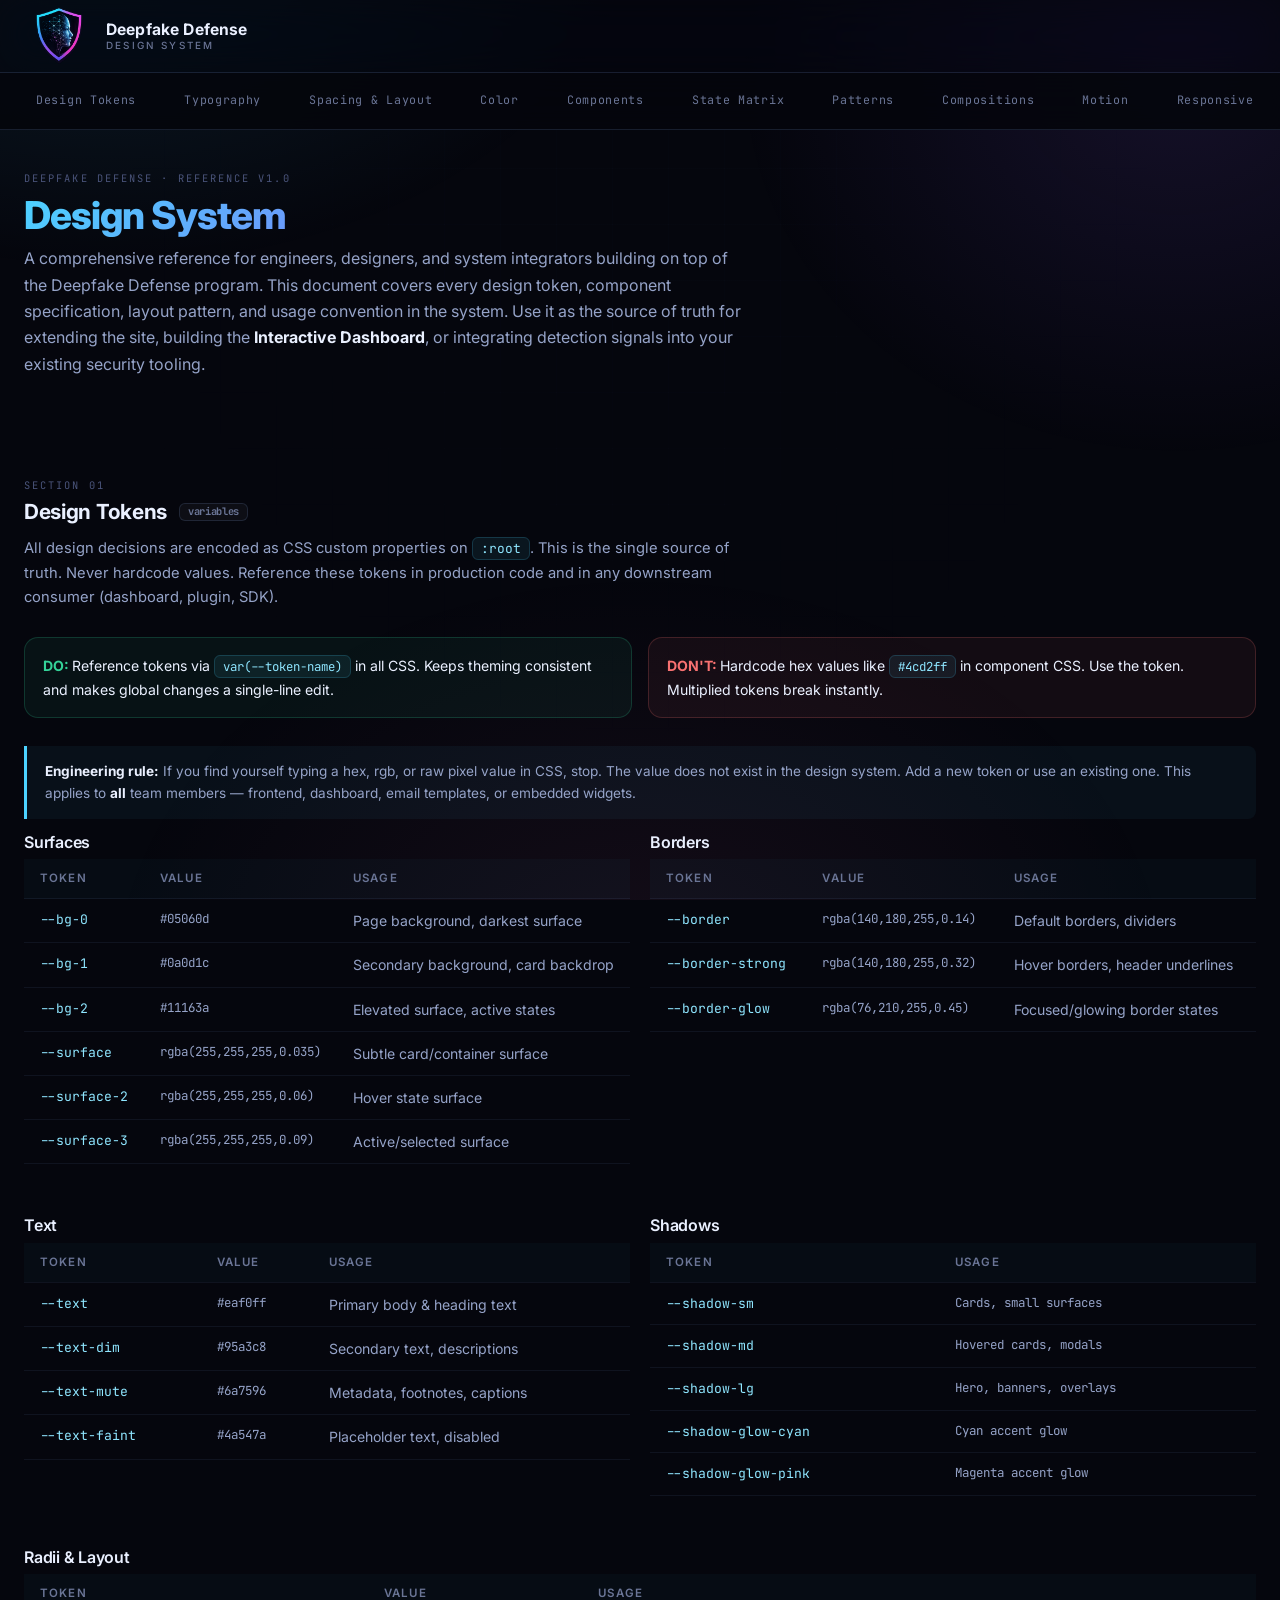
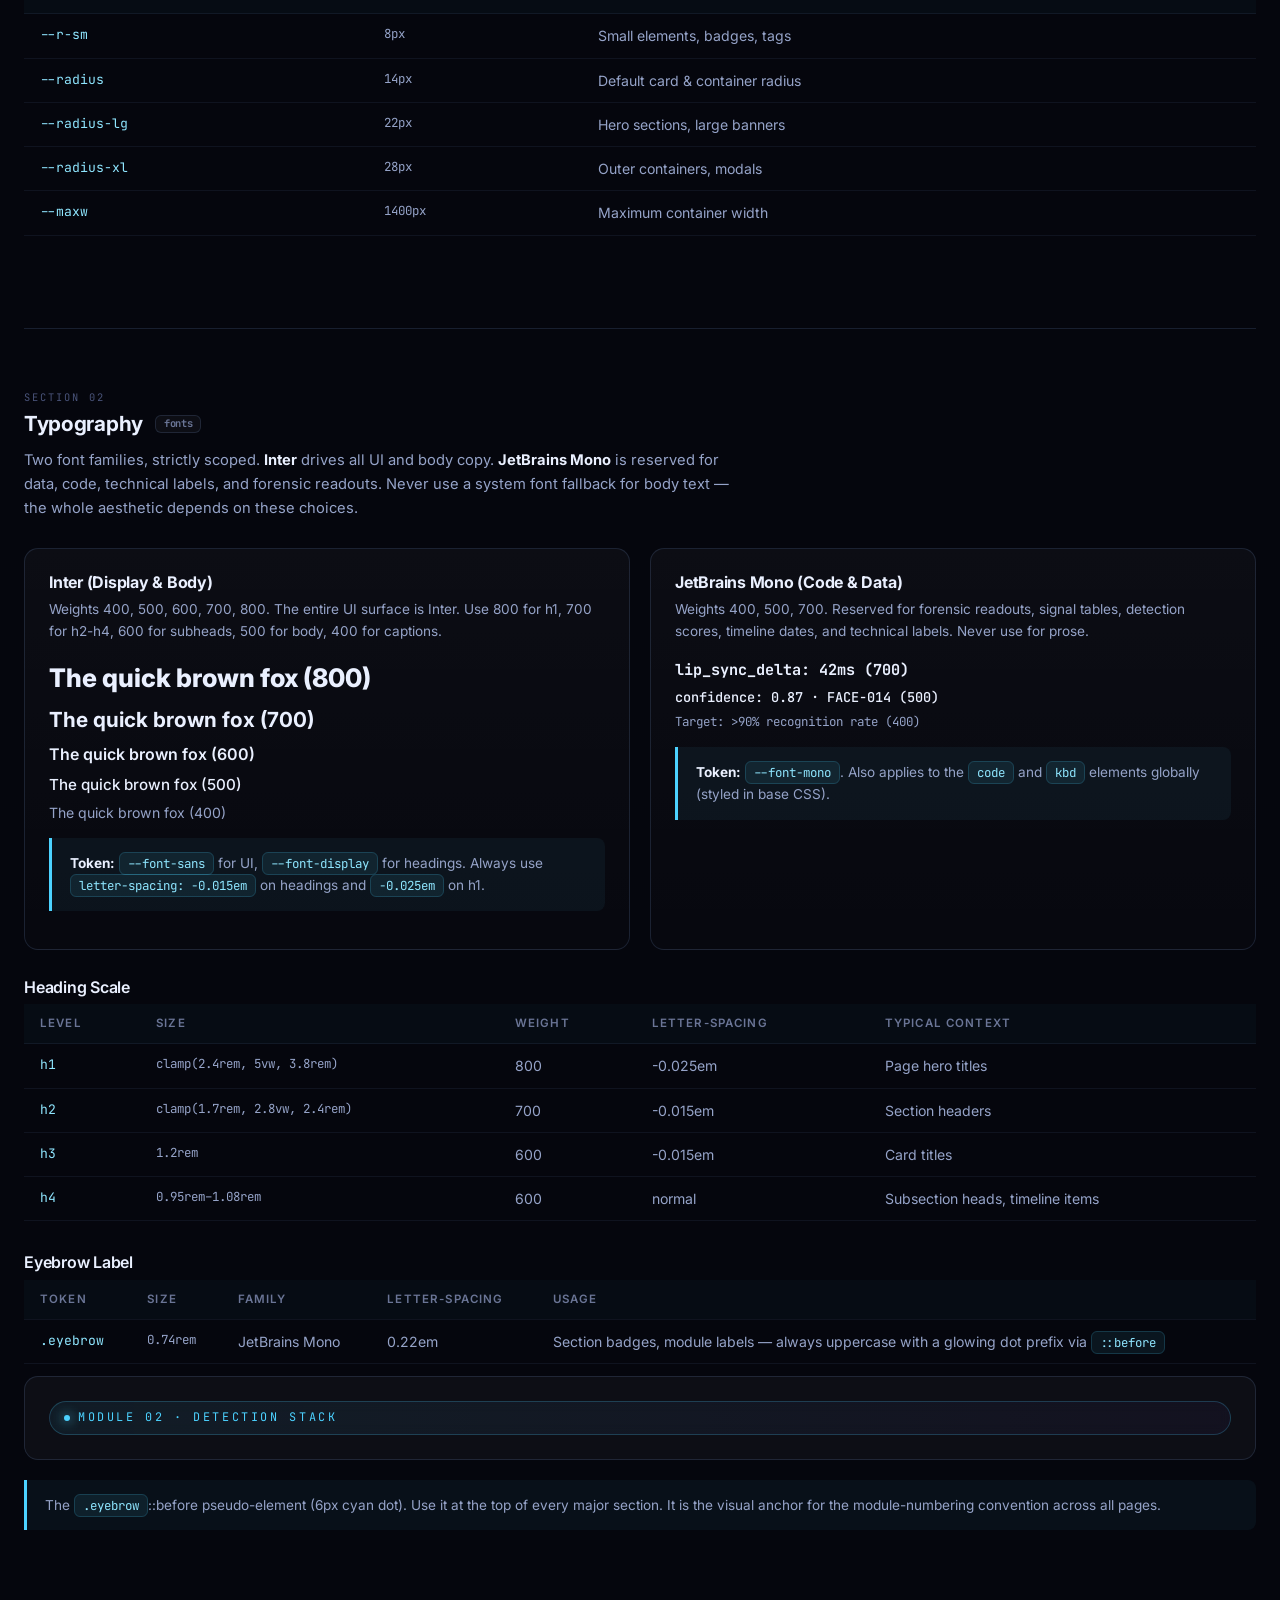
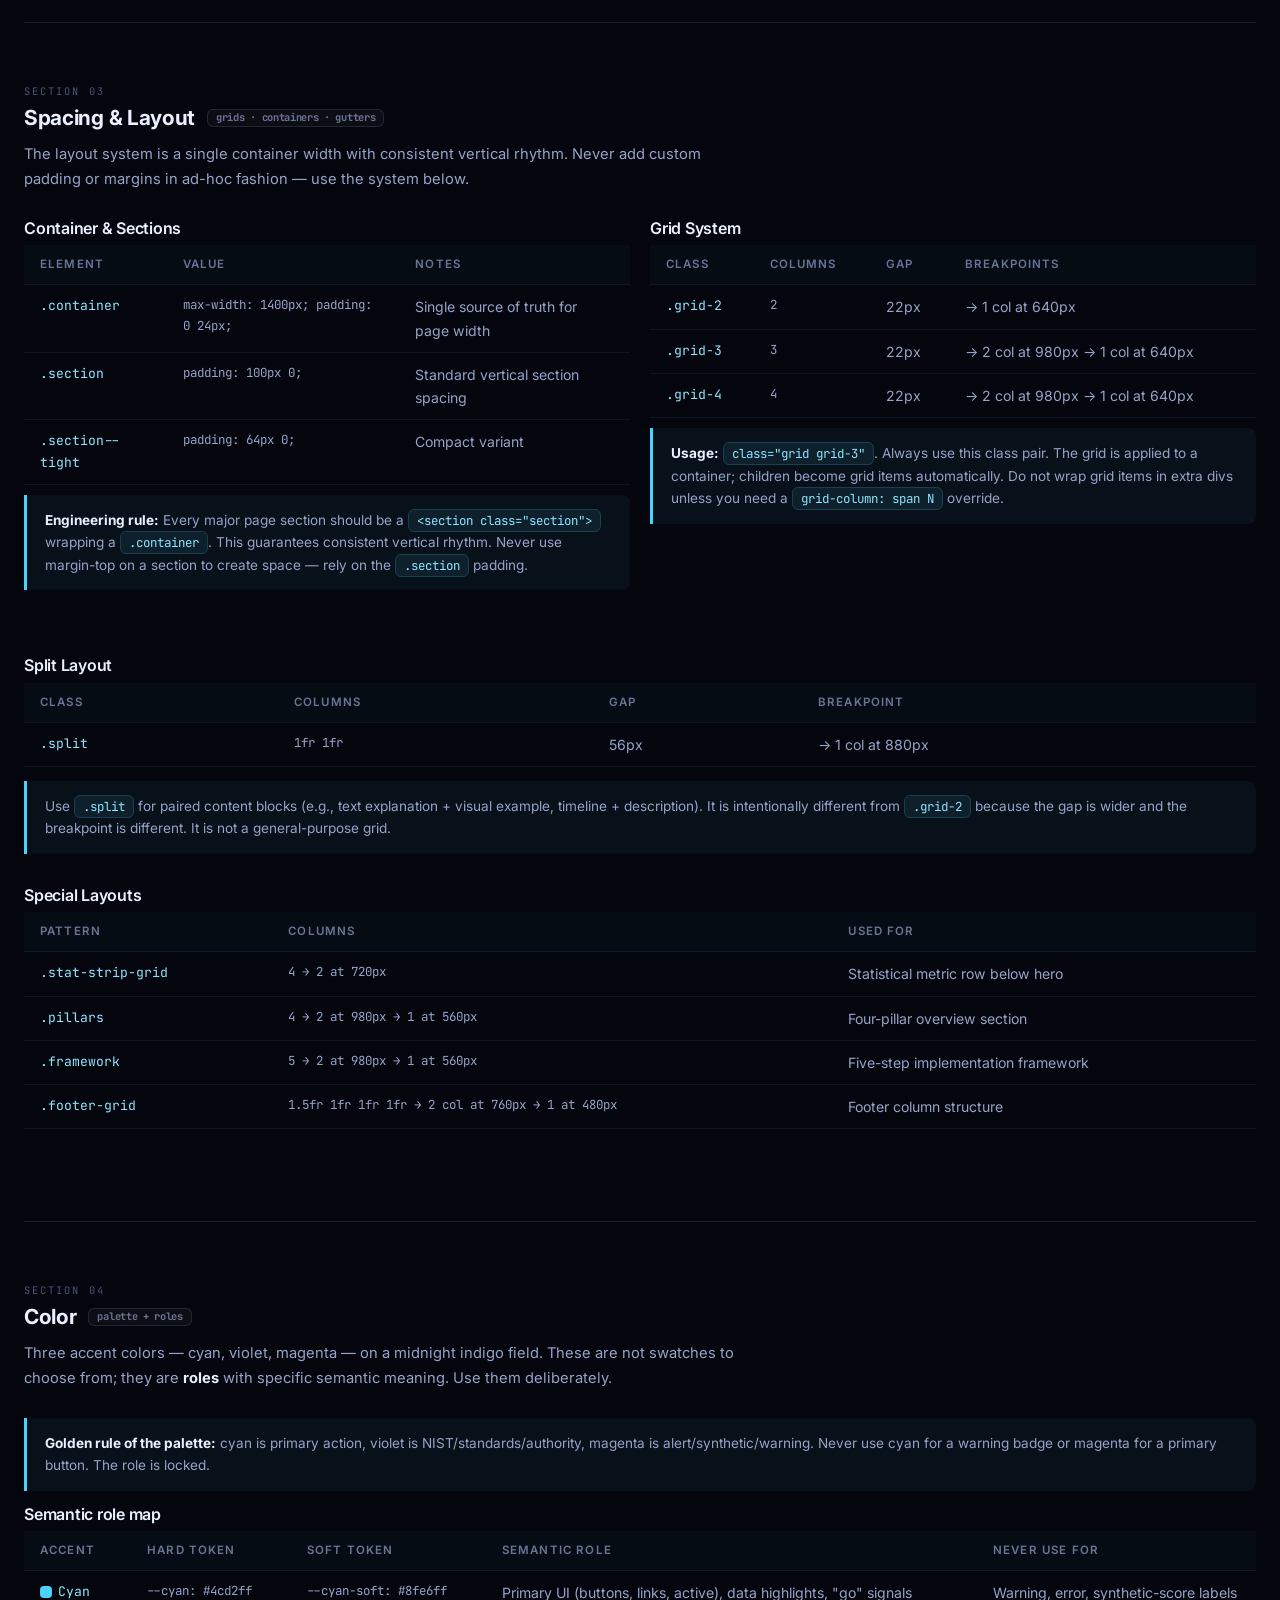
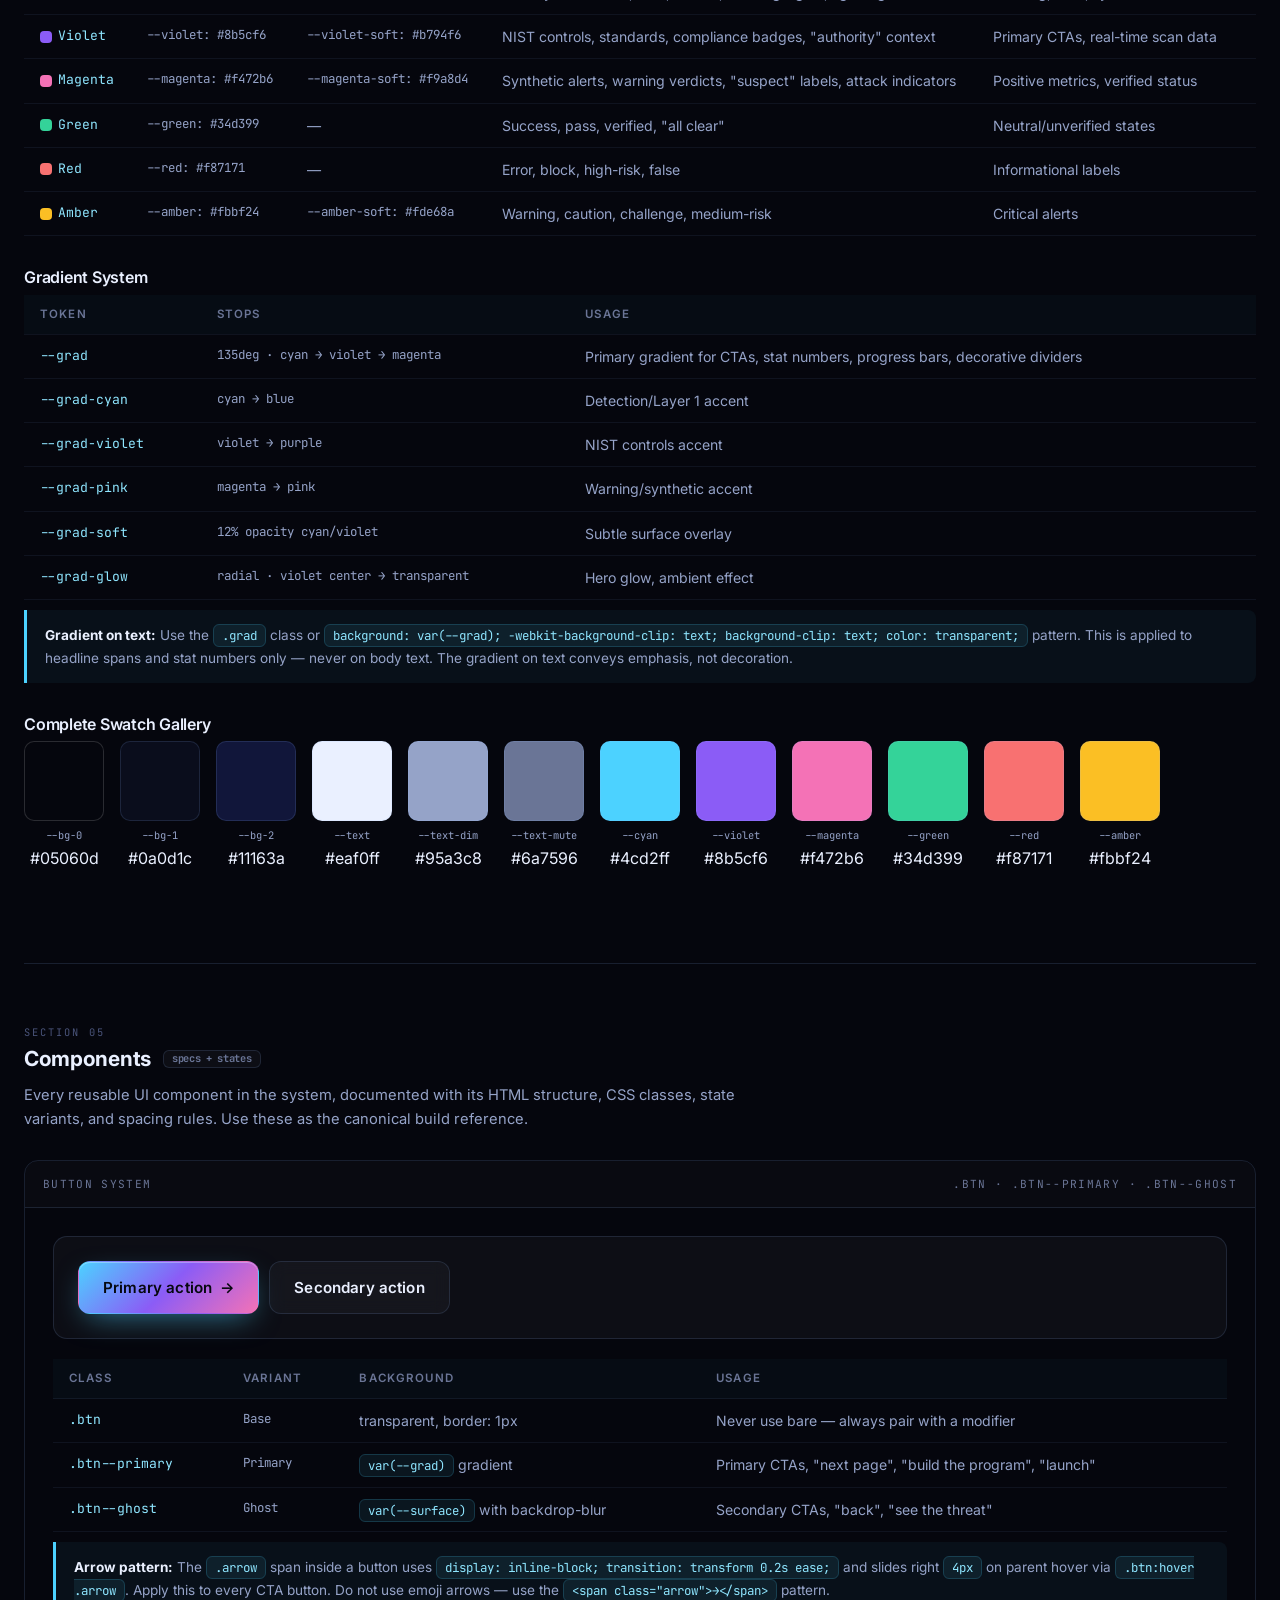
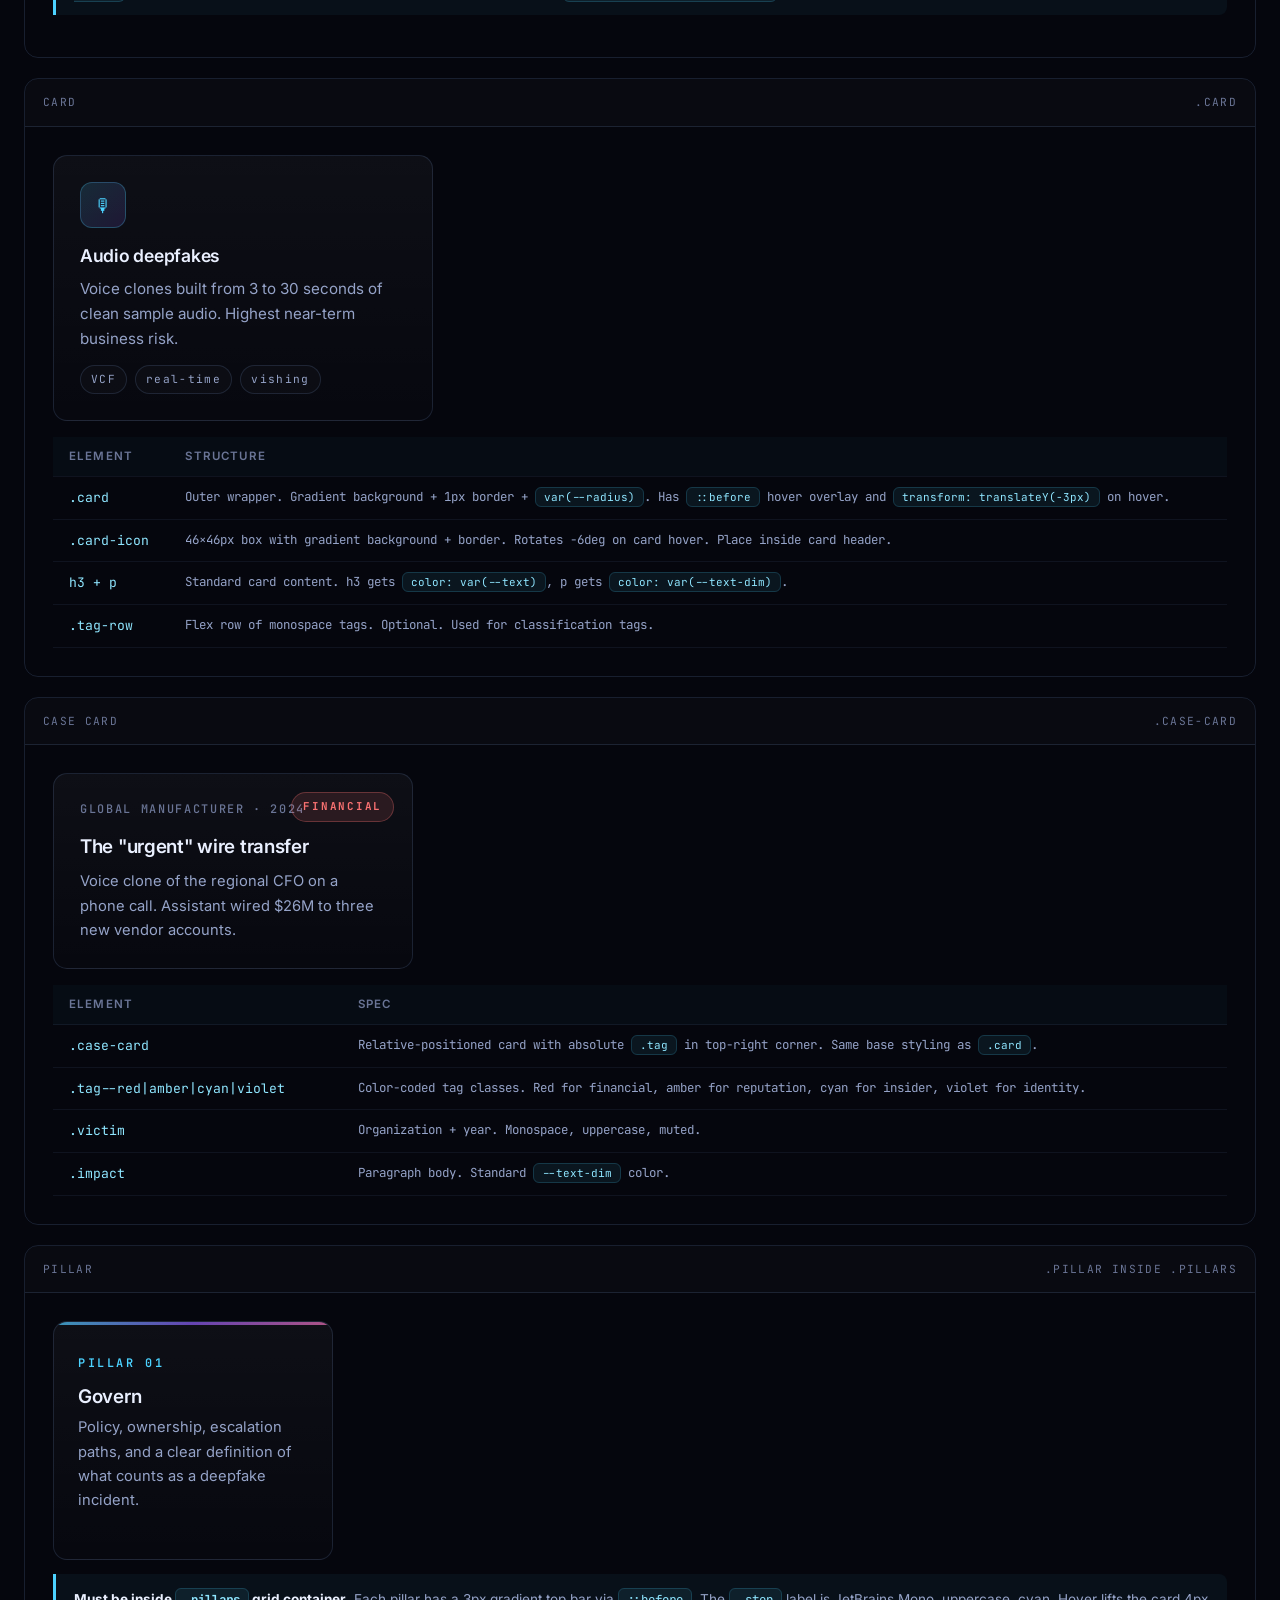
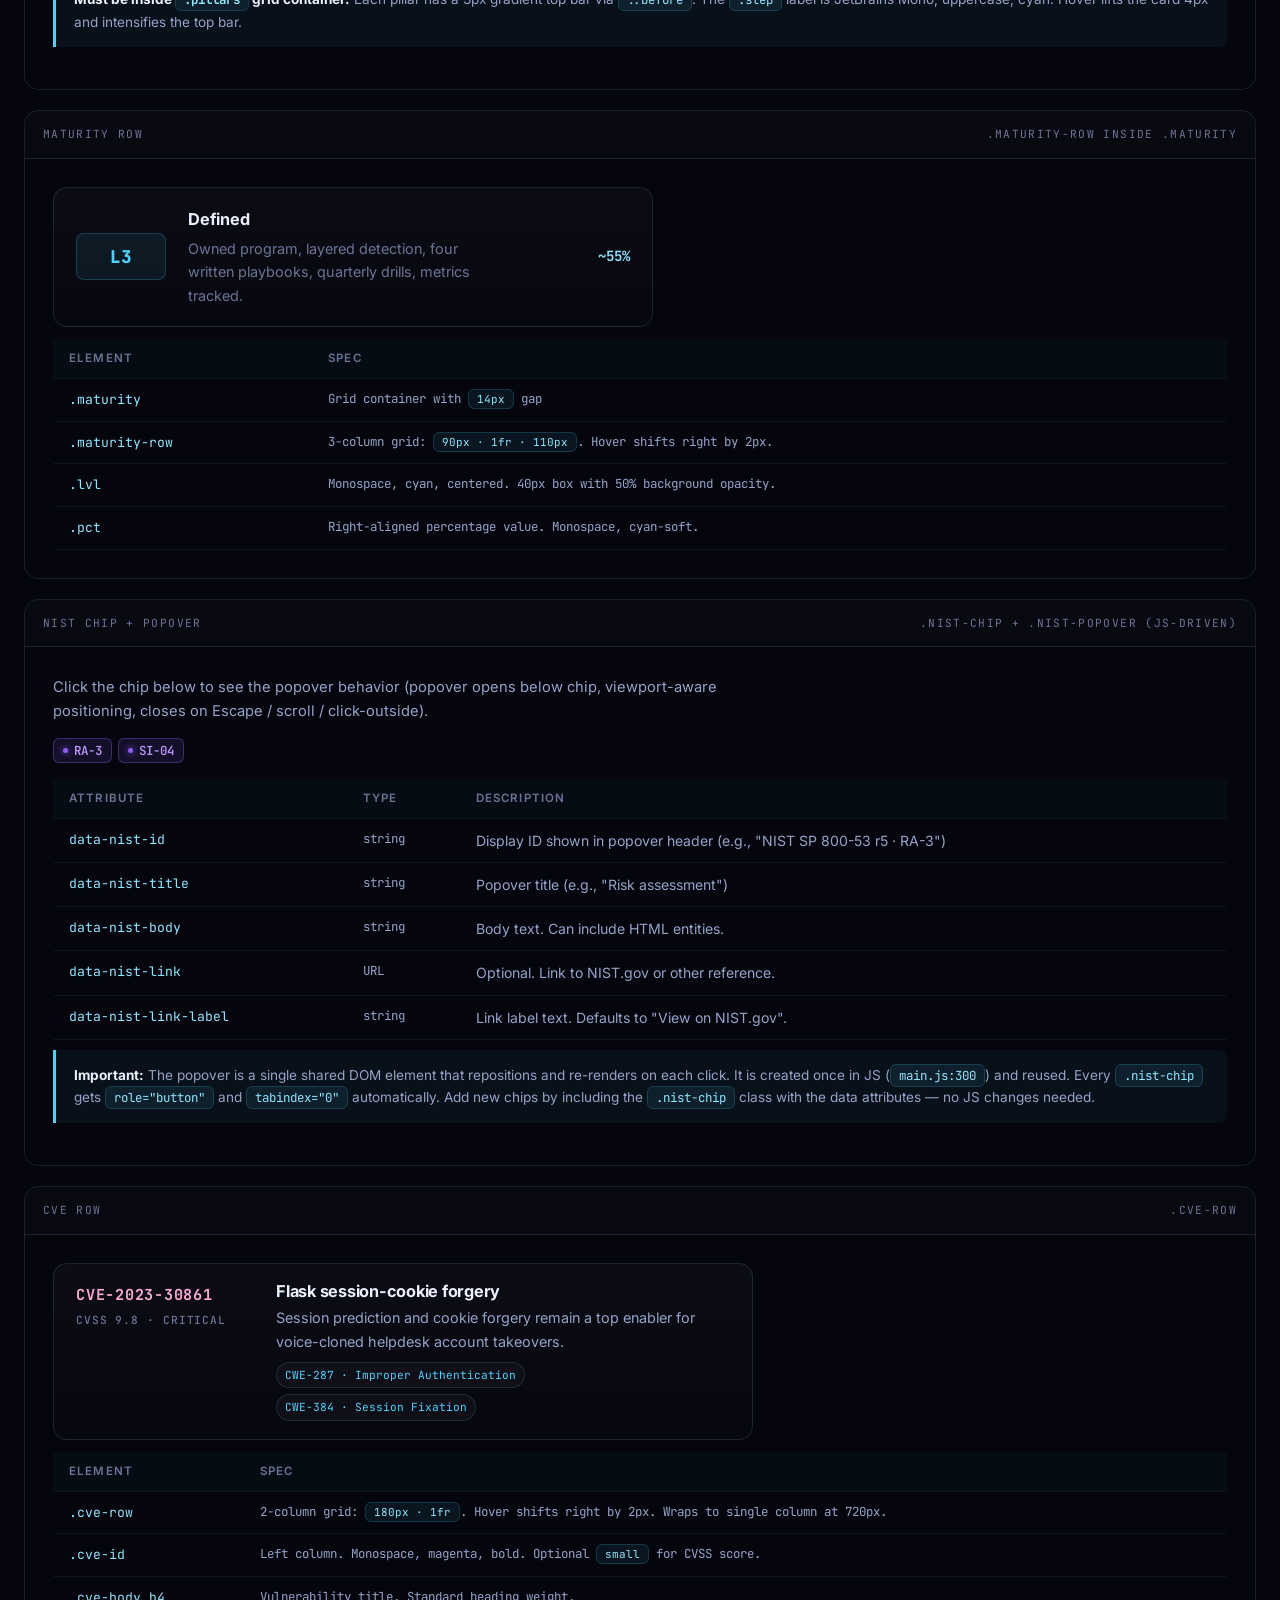
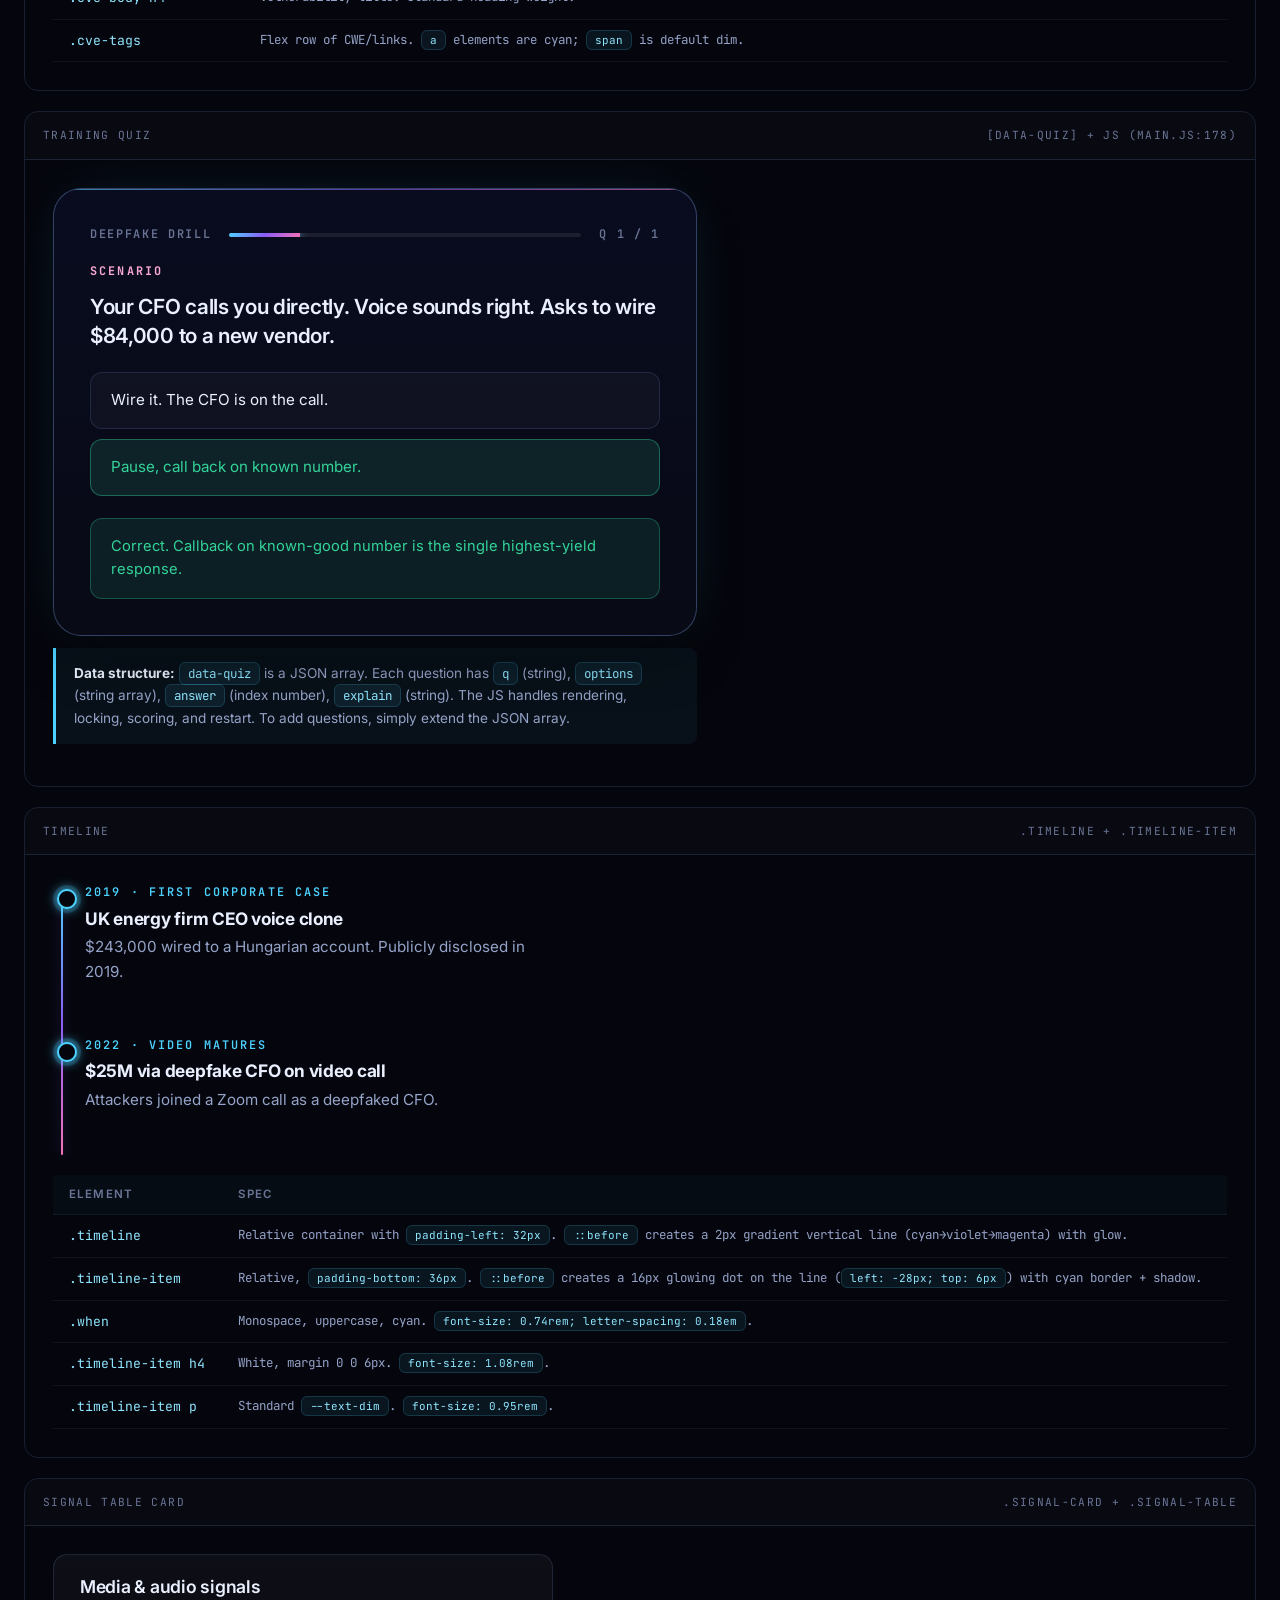
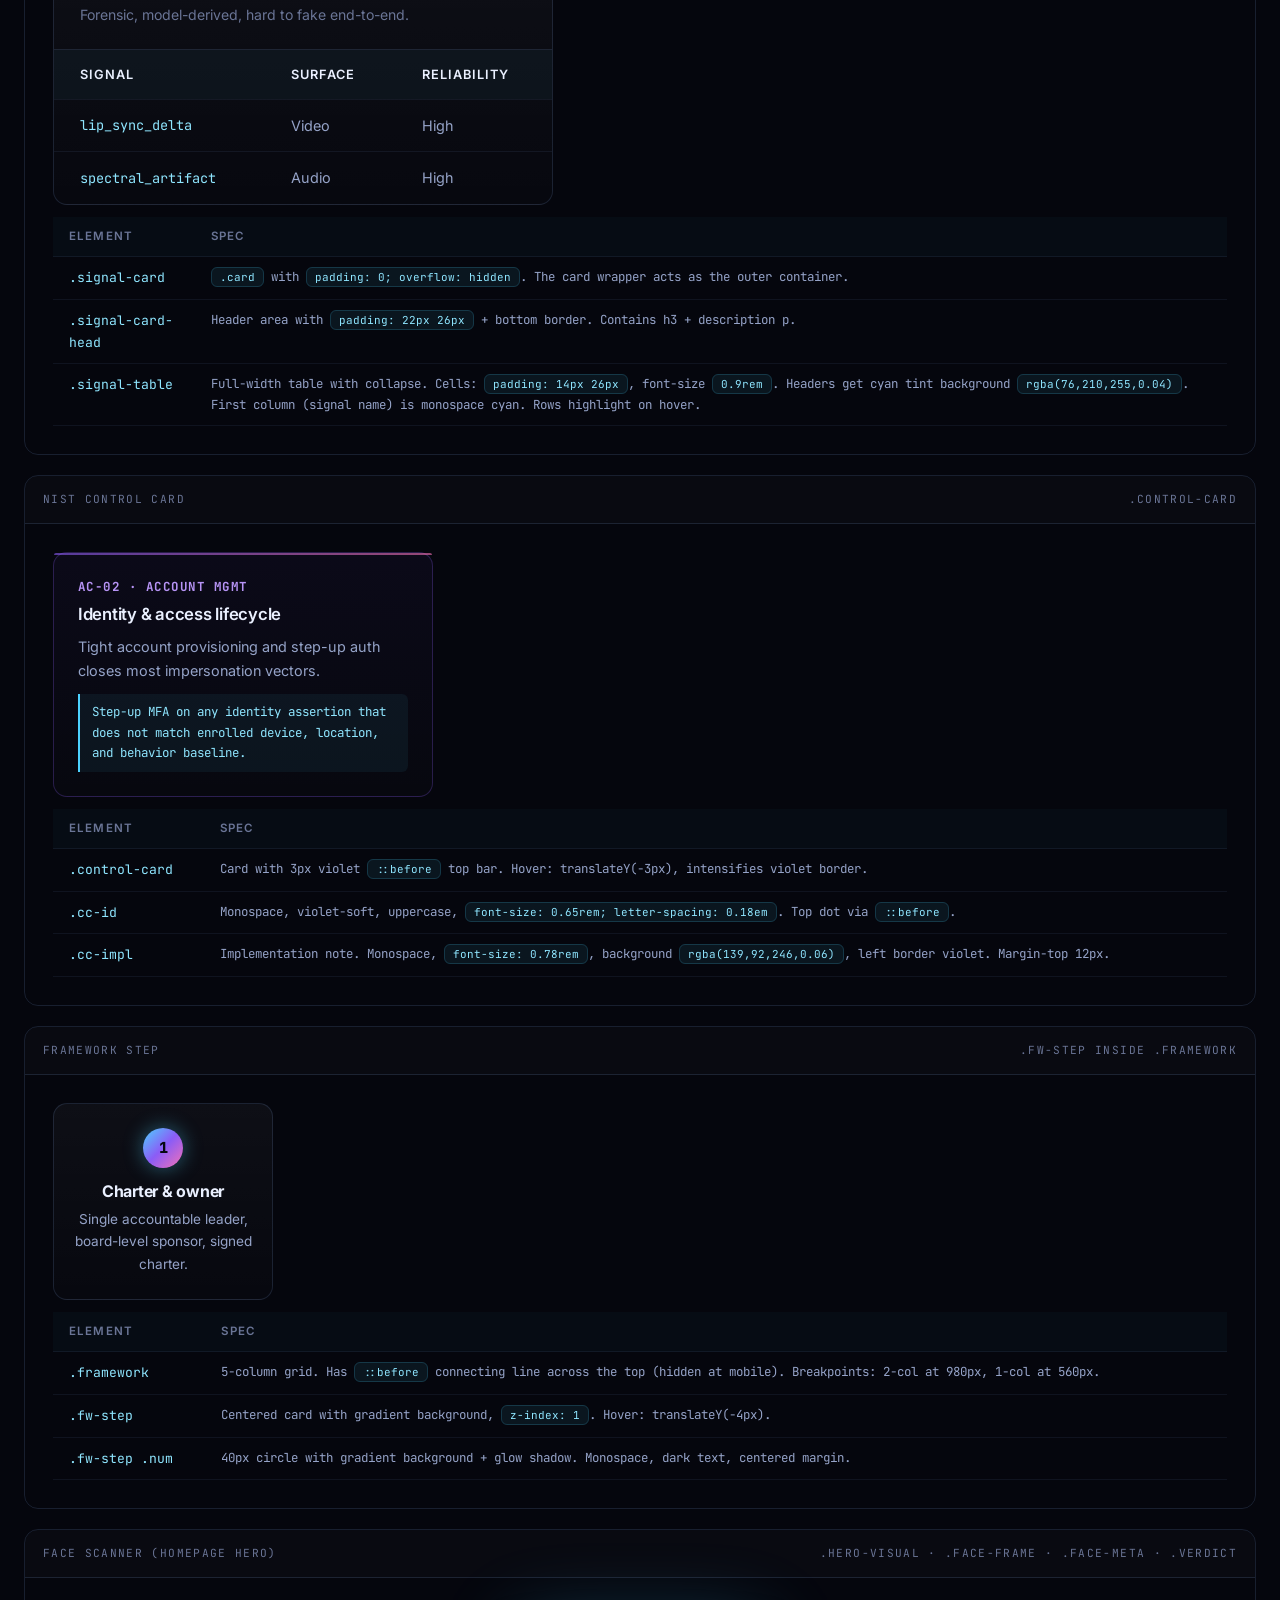
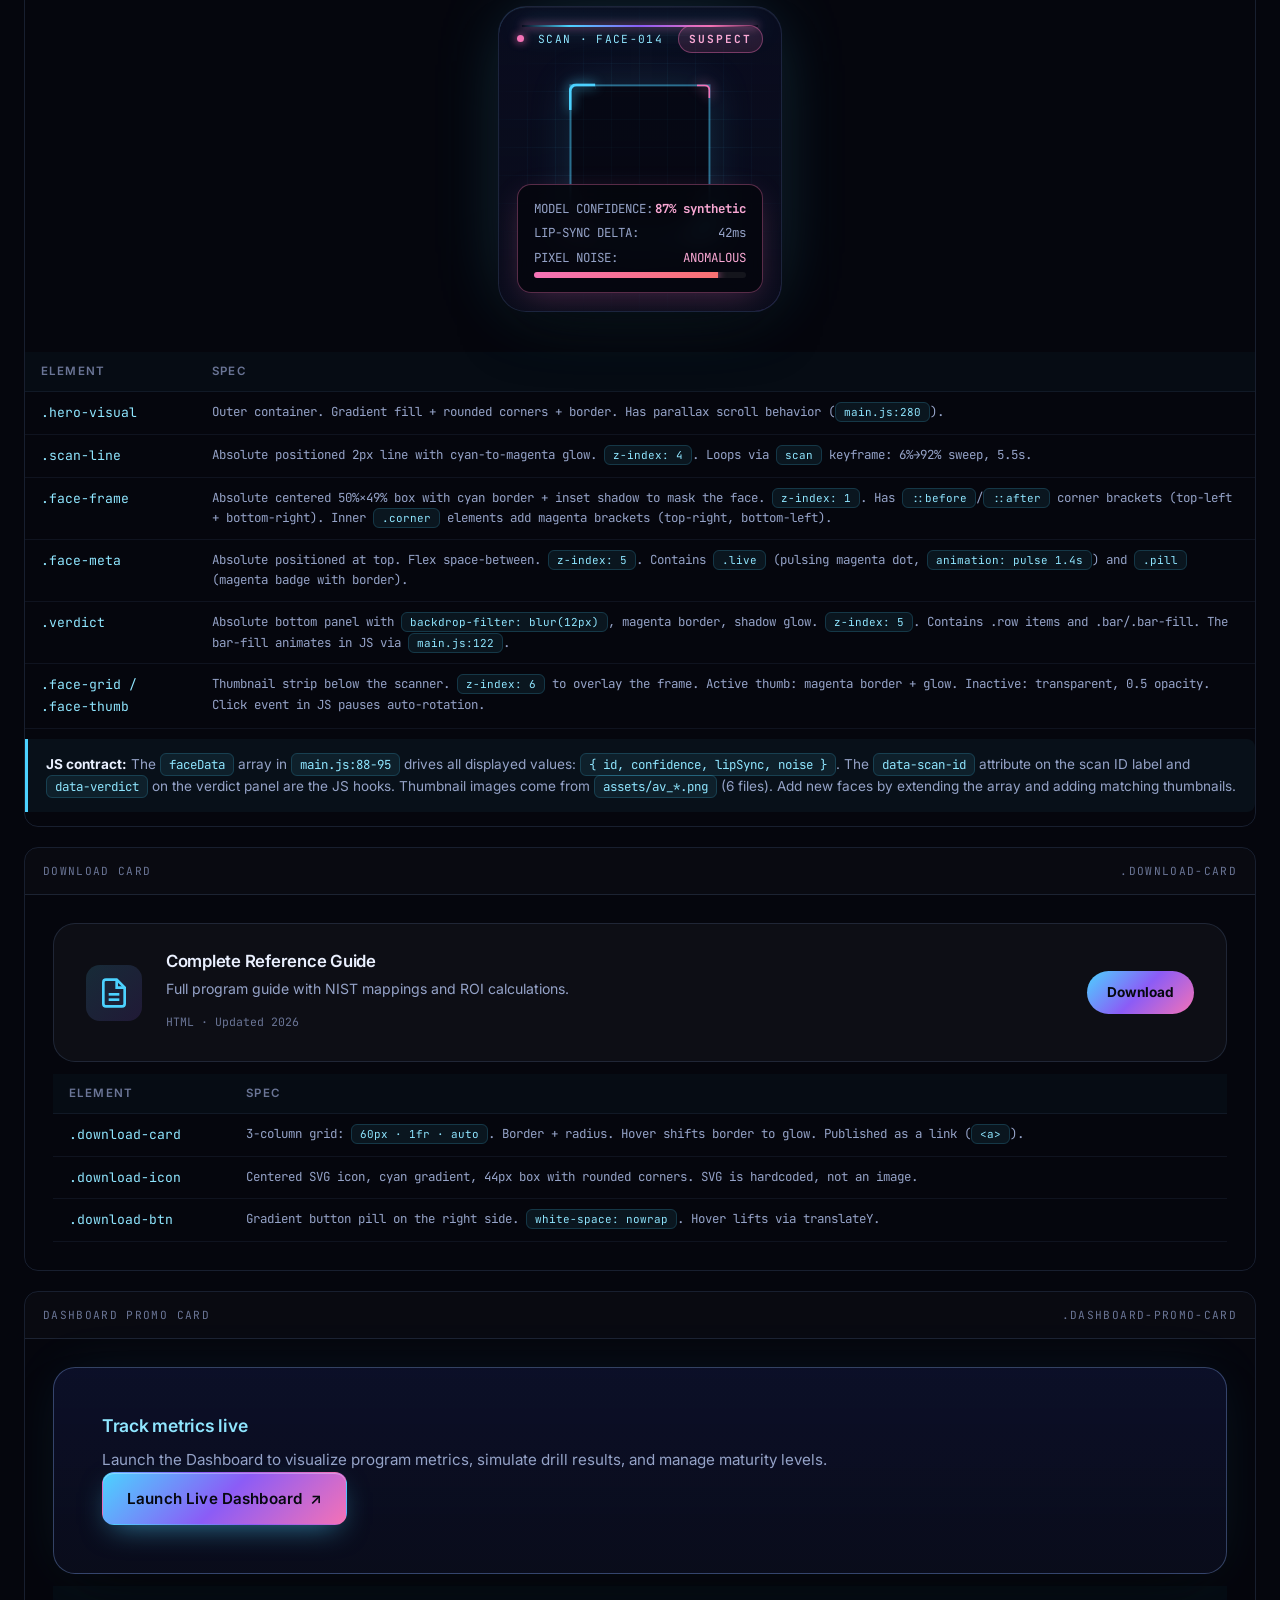
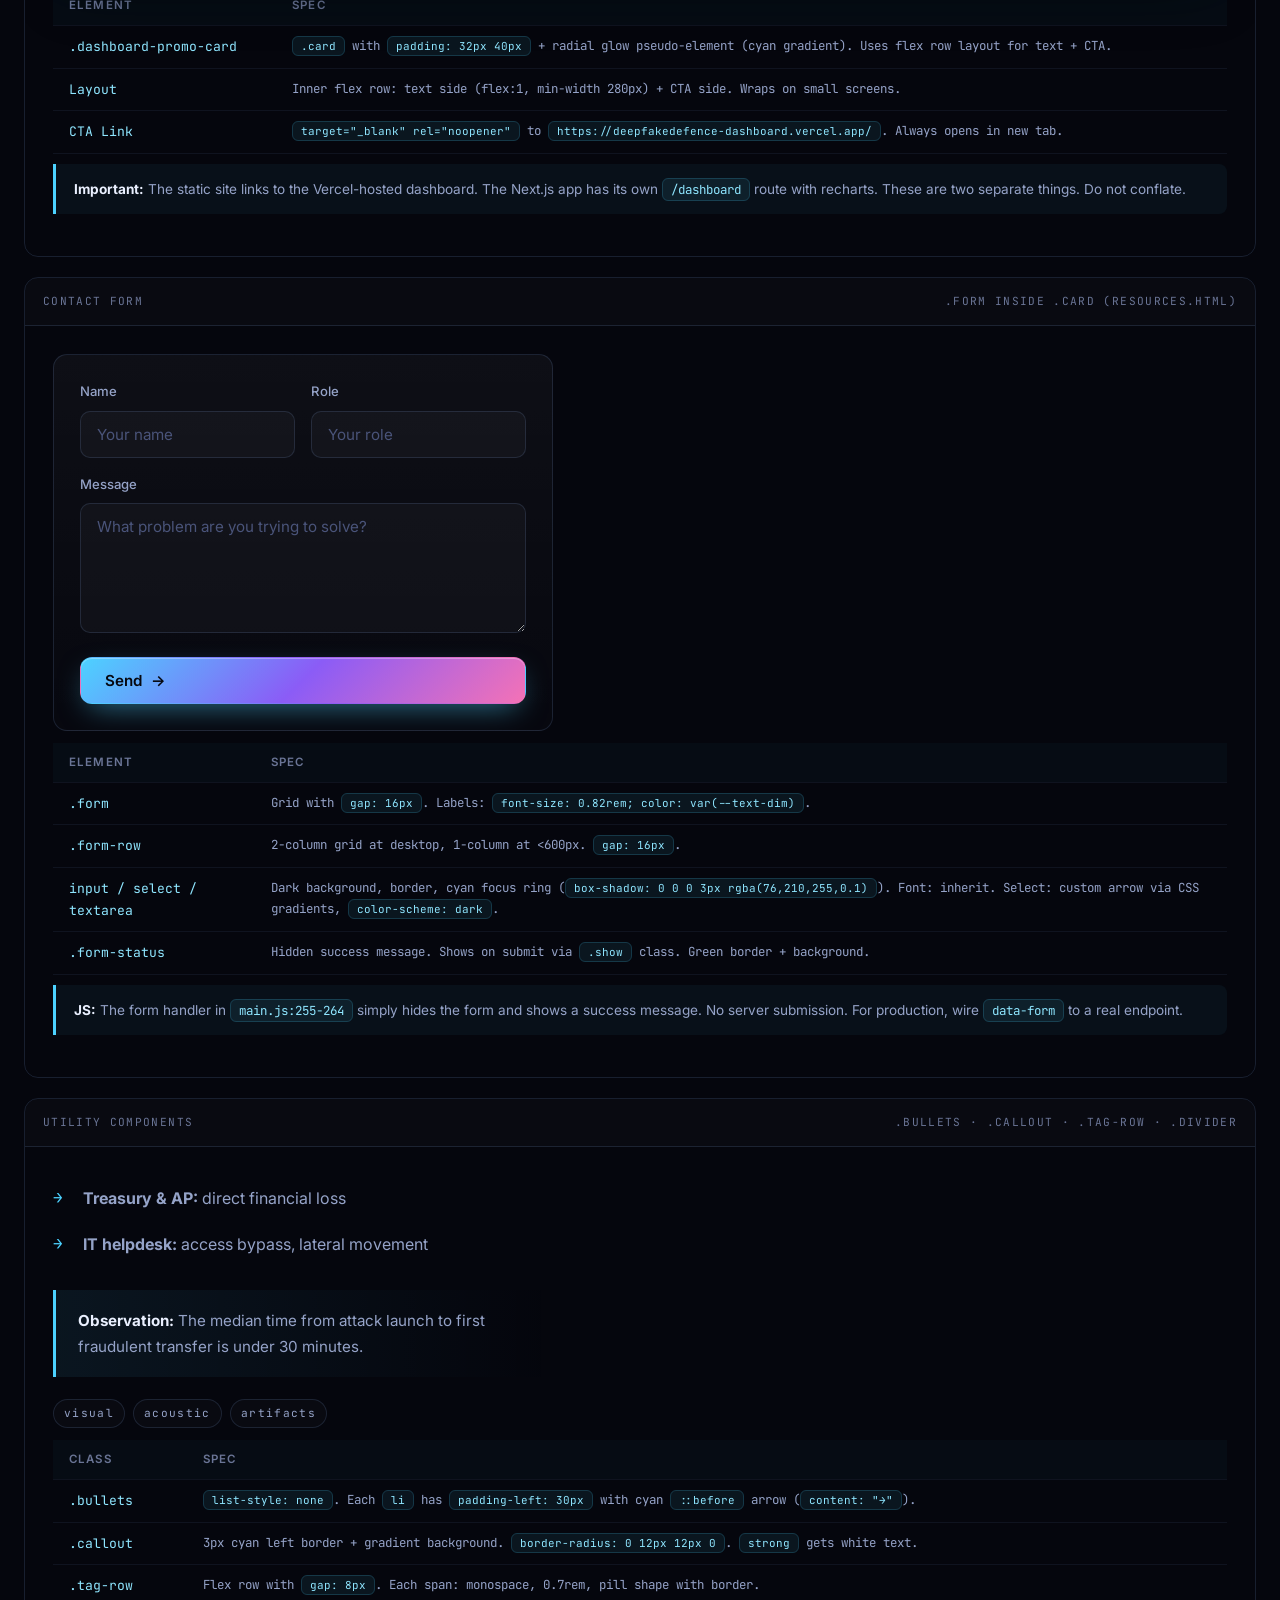
<file: index.html>
<!DOCTYPE html>
<html lang="en">
<head>
  <meta charset="UTF-8" />
  <meta name="viewport" content="width=device-width, initial-scale=1.0" />
  <title>Design System — Deepfake Defense</title>
  <meta name="description"
    content="Venkatesh Ammireddy is a UX Creative Director and AI-first Product UX Architect with 13+ years of experience designing enterprise platforms, AI systems, agentic UX workflows, and intelligent digital products." />
  <meta name="keywords"
    content="Venkatesh Ammireddy, UX Designer, UX Creative Director, AI UX Designer, Product UX Architect, Agentic AI UX, Enterprise UX, UI UX Portfolio, Frontend Designer, AI Product Design, UX India, UX Consultant, Human-AI Interaction, Agentic UI, UX Architecture, Enterprise Platform Design, Design Systems Leader, Cognitive UX, Conversational AI UX, SaaS UX Design, UX Strategy Consultant, Product Design Director, Figma Design System, Venkatesh Creations Portfolio, Senior UX Designer India, AI UI Design, UX Architect Venkatesh, Ammireddy UX Lead Architect, Venkatesh Ammireddy UX Creative Director, Creative UX Ammireddy, Ammireddy Venkatesh UX, Venkatesh Ammireddy Designer, Venkatesh Ammireddy UX Contractor, Independent UX Director, Independent Design Director, UX Venkatesh, UX Ammireddy, UX Director, AI-UX Ammireddy, UX Consultant Hyderabad, AI UX Architect India, Venkatesh Creations UX" />
  <meta name="author" content="Venkatesh Ammireddy" />
  <meta name="robots" content="index, follow" />
  <meta name="language" content="English" />
  <meta name="revisit-after" content="7 days" />
  <meta name="linkedin:owner" content="venkateshammireddy" />
  <link rel="me" href="https://www.linkedin.com/in/venkateshammireddy/" />
  <link rel="canonical" href="https://venkateshcreations.github.io/portfolio/" />
  <link rel="preconnect" href="https://fonts.googleapis.com" />
  <link rel="preconnect" href="https://fonts.gstatic.com" crossorigin />
  <link href="https://fonts.googleapis.com/css2?family=Inter:wght@400;500;600;700;800&family=JetBrains+Mono:wght@400;500;700&display=swap" rel="stylesheet" />
  <link rel="stylesheet" href="css/style.css" />
  <link rel="icon" type="image/svg+xml" href="data:image/svg+xml,%3Csvg xmlns='http://www.w3.org/2000/svg' viewBox='0 0 32 32'%3E%3Cpath d='M16 2 L4 8 L4 16 C4 24 8 28 16 30 C24 28 28 24 28 16 L28 8 Z' fill='none' stroke='%2310b981' stroke-width='2.5' stroke-linejoin='round'/%3E%3Cpath d='M12 16 L15 19 L20 13' fill='none' stroke='%2310b981' stroke-width='2.5' stroke-linecap='round' stroke-linejoin='round'/%3E%3C/svg%3E" />
  <style>
    /* ===== Design-system-specific overrides & inline docs ===== */
    .ds-nav {
      position: sticky; top: 0; z-index: 100;
      background: rgba(5, 6, 13, 0.92);
      backdrop-filter: blur(16px);
      border-bottom: 1px solid var(--border);
    }
    .ds-nav-inner {
      display: flex; align-items: center; gap: 24px;
      height: 56px; overflow-x: auto;
      scrollbar-width: thin; scrollbar-color: var(--border) transparent;
      padding: 0 24px;
    }
    .ds-nav-inner a {
      flex-shrink: 0;
      font-family: var(--font-mono);
      font-size: 0.73rem;
      color: var(--text-mute);
      text-decoration: none;
      letter-spacing: 0.06em;
      padding: 4px 12px;
      border-radius: 6px;
      transition: all 0.2s ease;
      white-space: nowrap;
    }
    .ds-nav-inner a:hover { color: var(--text); background: var(--surface); }
    .ds-nav-inner a.active { color: var(--cyan); background: rgba(76, 210, 255, 0.08); }
    .ds-section { padding: 60px 0; border-bottom: 1px solid var(--border); }
    .ds-section:last-of-type { border-bottom: 0; }
    .ds-label {
      font-family: var(--font-mono);
      font-size: 0.65rem;
      letter-spacing: 0.2em;
      text-transform: uppercase;
      color: var(--text-faint);
      margin-bottom: 6px;
    }
    .ds-h1 {
      font-size: 1.8rem; font-weight: 800;
      margin: 0 0 8px;
      background: var(--grad);
      -webkit-background-clip: text;
      background-clip: text;
      color: transparent;
    }
    .ds-h2 {
      font-size: 1.3rem; font-weight: 700;
      margin: 0 0 12px;
      display: flex; align-items: center; gap: 12px;
    }
    .ds-h2 code {
      font-size: 0.65rem;
      color: var(--text-mute);
      background: var(--surface);
      border: 1px solid var(--border);
      padding: 2px 8px;
      border-radius: 6px;
    }
    .ds-desc { color: var(--text-dim); font-size: 0.92rem; max-width: 720px; margin: 0 0 28px; }
    .ds-desc strong { color: var(--text); }
    .ds-gallery {
      display: flex; flex-wrap: wrap; gap: 16px;
      align-items: flex-start;
    }
    .ds-swatch {
      width: 80px;
      text-align: center;
    }
    .ds-swatch .swatch {
      width: 100%; aspect-ratio: 1;
      border-radius: 10px;
      border: 1px solid var(--border);
      margin-bottom: 6px;
    }
    .ds-swatch .name {
      font-family: var(--font-mono);
      font-size: 0.65rem;
      color: var(--text-dim);
      word-break: break-all;
    }
    .ds-swatch .value {
      font-family: var(--font-mono);
      font-size: 0.6rem;
      color: var(--text-faint);
    }
    .ds-table {
      width: 100%; border-collapse: collapse;
      font-size: 0.88rem;
    }
    .ds-table th, .ds-table td {
      text-align: left; padding: 10px 16px;
      border-bottom: 1px solid rgba(140, 180, 255, 0.08);
      color: var(--text-dim);
      vertical-align: top;
    }
    .ds-table th {
      color: var(--text-mute);
      font-weight: 600;
      font-size: 0.72rem;
      letter-spacing: 0.1em;
      text-transform: uppercase;
      background: rgba(76, 210, 255, 0.03);
    }
    .ds-table td:first-child { color: var(--cyan-soft); font-family: var(--font-mono); font-size: 0.82rem; }
    .ds-table tr:hover td { background: rgba(76, 210, 255, 0.02); }
    .ds-table .token { font-family: var(--font-mono); color: var(--violet-soft); font-size: 0.78rem; }
    .ds-table .val  { font-family: var(--font-mono); color: var(--text-dim); font-size: 0.78rem; }

    .demo-box {
      display: flex; flex-direction: column; gap: 12px;
      padding: 24px;
      background: var(--surface);
      border: 1px solid var(--border);
      border-radius: var(--radius);
      margin-bottom: 20px;
    }
    .demo-box .row { display: flex; flex-wrap: wrap; gap: 10px; align-items: center; }
    .demo-box .row.v-center { align-items: center; }
    .demo-box .tag { margin: 0; }
    .demo-box .eyebrow { margin-bottom: 0; }

    .do-dont {
      display: grid; grid-template-columns: 1fr 1fr; gap: 16px;
    }
    .do-dont .do, .do-dont .dont {
      padding: 16px 18px;
      border-radius: var(--radius);
      font-size: 0.88rem;
    }
    .do-dont .do {
      background: rgba(52, 211, 153, 0.06);
      border: 1px solid rgba(52, 211, 153, 0.2);
    }
    .do-dont .dont {
      background: rgba(248, 113, 113, 0.06);
      border: 1px solid rgba(248, 113, 113, 0.2);
    }
    .do-dont .do::before { content: "DO: "; color: var(--green); font-weight: 700; }
    .do-dont .dont::before { content: "DON'T: "; color: var(--red); font-weight: 700; }

    .spec-card {
      background: linear-gradient(180deg, rgba(255,255,255,0.03), rgba(255,255,255,0.01));
      border: 1px solid var(--border);
      border-radius: var(--radius);
      padding: 24px;
    }
    .spec-card h4 { color: var(--text); font-size: 1rem; margin: 0 0 6px; }
    .spec-card p { font-size: 0.85rem; margin: 0 0 14px; color: var(--text-dim); }
    .spec-card .attrs { display: grid; grid-template-columns: auto 1fr; gap: 4px 16px; font-size: 0.82rem; }
    .spec-card .attrs .k { font-family: var(--font-mono); color: var(--cyan-soft); }
    .spec-card .attrs .v { color: var(--text-dim); }

    .token-group { margin-bottom: 32px; }
    .token-group h3 { font-size: 1rem; color: var(--text); margin: 0 0 8px; }
    .token-group p { font-size: 0.85rem; color: var(--text-dim); margin: 0 0 14px; }

    .usage-note {
      padding: 14px 18px;
      background: rgba(76, 210, 255, 0.05);
      border-left: 3px solid var(--cyan);
      border-radius: 0 8px 8px 0;
      font-size: 0.85rem;
      color: var(--text-dim);
      margin: 14px 0;
    }
    .usage-note code {
      font-size: 0.78rem;
    }
    .usage-note strong { color: var(--text); }

    .component-preview {
      border: 1px solid var(--border);
      border-radius: var(--radius);
      overflow: hidden;
      margin-bottom: 20px;
    }
    .component-preview .preview-head {
      padding: 14px 18px;
      background: rgba(255,255,255,0.02);
      border-bottom: 1px solid var(--border);
      display: flex; justify-content: space-between; align-items: center;
    }
    .component-preview .preview-head span {
      font-family: var(--font-mono);
      font-size: 0.7rem;
      color: var(--text-mute);
      letter-spacing: 0.12em;
      text-transform: uppercase;
    }
    .component-preview .preview-body {
      padding: 28px;
    }

    .responsive-grid { display: grid; grid-template-columns: 1fr 1fr; gap: 20px; }

    @media (max-width: 760px) {
      .do-dont, .responsive-grid { grid-template-columns: 1fr; }
    }
  </style>
</head>
<body>

<div class="scroll-progress"></div>

<!-- ===== TOP NAV (site) — minimal ===== -->
<nav class="nav" style="border-bottom:1px solid var(--border);">
  <div class="container nav-inner" style="justify-content:space-between;">
    <a href="index.html" class="brand" style="text-decoration:none;">
      <img src="assets/logo.png" alt="Deepfake Defense" class="brand-logo" />
      <span class="brand-text">Deepfake Defense<small>DESIGN SYSTEM</small></span>
    </a>
    <button class="nav-toggle" aria-label="Toggle menu" style="display:none;">
      <svg width="22" height="22" viewBox="0 0 24 24" fill="none" stroke="currentColor" stroke-width="2"><line x1="3" y1="6" x2="21" y2="6"/><line x1="3" y1="12" x2="21" y2="12"/><line x1="3" y1="18" x2="21" y2="18"/></svg>
    </button>
  </div>
</nav>

<!-- ===== IN-PAGE NAV ===== -->
<nav class="ds-nav">
  <div class="ds-nav-inner" style="max-width:var(--maxw); margin:0 auto;">
    <a href="#tokens">Design Tokens</a>
    <a href="#typography">Typography</a>
    <a href="#spacing">Spacing &amp; Layout</a>
    <a href="#color">Color</a>
    <a href="#components">Components</a>
    <a href="#state-matrix">State Matrix</a>
    <a href="#patterns">Patterns</a>
    <a href="#composition">Compositions</a>
    <a href="#motion">Motion</a>
    <a href="#responsive">Responsive</a>
    <a href="#usage">Usage Guide</a>
    <a href="#zindex">Z-Index</a>
    <a href="#js-contracts">JS Contracts</a>
    <a href="#accessibility">A11y</a>
    <a href="#boilerplate">Boilerplate</a>
    <a href="#deploy">Deploy</a>
<a href="#browsers">Browser Support</a>
    <a href="#git-conventions">Git Diffs</a>
  </div>
</nav>

<main style="padding: 40px 0;">

<div class="container">

  <!-- ===== HERO ===== -->
  <div style="margin-bottom: 40px;">
    <div class="ds-label">Deepfake Defense · Reference v1.0</div>
    <h1 class="ds-h1" style="font-size:2.4rem;">Design System</h1>
    <p class="ds-desc" style="font-size:1rem;">
      A comprehensive reference for engineers, designers, and system integrators building on top of the
      Deepfake Defense program. This document covers every design token, component specification,
      layout pattern, and usage convention in the system. Use it as the source of truth for
      extending the site, building the <strong>Interactive Dashboard</strong>, or integrating
      detection signals into your existing security tooling.
    </p>
  </div>

  <!-- ============================================================== -->
  <!-- 1. DESIGN TOKENS -->
  <!-- ============================================================== -->
  <section id="tokens" class="ds-section">

    <div class="ds-label">Section 01</div>
    <h2 class="ds-h2">Design Tokens <code>variables</code></h2>
    <p class="ds-desc">
      All design decisions are encoded as CSS custom properties on <code>:root</code>.
      This is the single source of truth. Never hardcode values. Reference these tokens
      in production code and in any downstream consumer (dashboard, plugin, SDK).
    </p>

    <div class="do-dont" style="margin-bottom: 28px;">
      <div class="do">Reference tokens via <code>var(--token-name)</code> in all CSS. Keeps theming consistent and makes global changes a single-line edit.</div>
      <div class="dont">Hardcode hex values like <code>#4cd2ff</code> in component CSS. Use the token. Multiplied tokens break instantly.</div>
    </div>

    <div class="usage-note">
      <strong>Engineering rule:</strong> If you find yourself typing a hex, rgb, or raw pixel value in CSS, stop. The value does not exist in the design system. Add a new token or use an existing one. This applies to <strong>all</strong> team members — frontend, dashboard, email templates, or embedded widgets.
    </div>

    <div class="responsive-grid">
      <div class="token-group">
        <h3>Surfaces</h3>
        <table class="ds-table">
          <thead><tr><th>Token</th><th>Value</th><th>Usage</th></tr></thead>
          <tbody>
            <tr><td class="token">--bg-0</td><td class="val">#05060d</td><td>Page background, darkest surface</td></tr>
            <tr><td class="token">--bg-1</td><td class="val">#0a0d1c</td><td>Secondary background, card backdrop</td></tr>
            <tr><td class="token">--bg-2</td><td class="val">#11163a</td><td>Elevated surface, active states</td></tr>
            <tr><td class="token">--surface</td><td class="val">rgba(255,255,255,0.035)</td><td>Subtle card/container surface</td></tr>
            <tr><td class="token">--surface-2</td><td class="val">rgba(255,255,255,0.06)</td><td>Hover state surface</td></tr>
            <tr><td class="token">--surface-3</td><td class="val">rgba(255,255,255,0.09)</td><td>Active/selected surface</td></tr>
          </tbody>
        </table>
      </div>
      <div class="token-group">
        <h3>Borders</h3>
        <table class="ds-table">
          <thead><tr><th>Token</th><th>Value</th><th>Usage</th></tr></thead>
          <tbody>
            <tr><td class="token">--border</td><td class="val">rgba(140,180,255,0.14)</td><td>Default borders, dividers</td></tr>
            <tr><td class="token">--border-strong</td><td class="val">rgba(140,180,255,0.32)</td><td>Hover borders, header underlines</td></tr>
            <tr><td class="token">--border-glow</td><td class="val">rgba(76,210,255,0.45)</td><td>Focused/glowing border states</td></tr>
          </tbody>
        </table>
      </div>
      <div class="token-group">
        <h3>Text</h3>
        <table class="ds-table">
          <thead><tr><th>Token</th><th>Value</th><th>Usage</th></tr></thead>
          <tbody>
            <tr><td class="token">--text</td><td class="val">#eaf0ff</td><td>Primary body &amp; heading text</td></tr>
            <tr><td class="token">--text-dim</td><td class="val">#95a3c8</td><td>Secondary text, descriptions</td></tr>
            <tr><td class="token">--text-mute</td><td class="val">#6a7596</td><td>Metadata, footnotes, captions</td></tr>
            <tr><td class="token">--text-faint</td><td class="val">#4a547a</td><td>Placeholder text, disabled</td></tr>
          </tbody>
        </table>
      </div>
      <div class="token-group">
        <h3>Shadows</h3>
        <table class="ds-table">
          <thead><tr><th>Token</th><th>Usage</th></tr></thead>
          <tbody>
            <tr><td class="token">--shadow-sm</td><td class="val">Cards, small surfaces</td></tr>
            <tr><td class="token">--shadow-md</td><td class="val">Hovered cards, modals</td></tr>
            <tr><td class="token">--shadow-lg</td><td class="val">Hero, banners, overlays</td></tr>
            <tr><td class="token">--shadow-glow-cyan</td><td class="val">Cyan accent glow</td></tr>
            <tr><td class="token">--shadow-glow-pink</td><td class="val">Magenta accent glow</td></tr>
          </tbody>
        </table>
      </div>
      <div class="token-group" style="grid-column: 1 / -1;">
        <h3>Radii &amp; Layout</h3>
        <table class="ds-table">
          <thead><tr><th>Token</th><th>Value</th><th>Usage</th></tr></thead>
          <tbody>
            <tr><td class="token">--r-sm</td><td class="val">8px</td><td>Small elements, badges, tags</td></tr>
            <tr><td class="token">--radius</td><td class="val">14px</td><td>Default card &amp; container radius</td></tr>
            <tr><td class="token">--radius-lg</td><td class="val">22px</td><td>Hero sections, large banners</td></tr>
            <tr><td class="token">--radius-xl</td><td class="val">28px</td><td>Outer containers, modals</td></tr>
            <tr><td class="token">--maxw</td><td class="val">1400px</td><td>Maximum container width</td></tr>
          </tbody>
        </table>
      </div>
    </div>
  </section>

  <!-- ============================================================== -->
  <!-- 2. TYPOGRAPHY -->
  <!-- ============================================================== -->
  <section id="typography" class="ds-section">

    <div class="ds-label">Section 02</div>
    <h2 class="ds-h2">Typography <code>fonts</code></h2>
    <p class="ds-desc">
      Two font families, strictly scoped. <strong>Inter</strong> drives all UI and body copy.
      <strong>JetBrains Mono</strong> is reserved for data, code, technical labels, and forensic
      readouts. Never use a system font fallback for body text — the whole aesthetic depends on
      these choices.
    </p>

    <div class="responsive-grid">
      <div class="spec-card">
        <h4>Inter (Display &amp; Body)</h4>
        <p>Weights 400, 500, 600, 700, 800. The entire UI surface is Inter. Use 800 for h1,
        700 for h2-h4, 600 for subheads, 500 for body, 400 for captions.</p>
        <div style="display:flex;flex-direction:column;gap:4px;">
          <span style="font-weight:800; font-size:1.6rem;">The quick brown fox (800)</span>
          <span style="font-weight:700; font-size:1.3rem;">The quick brown fox (700)</span>
          <span style="font-weight:600; font-size:1rem;">The quick brown fox (600)</span>
          <span style="font-weight:500; font-size:0.95rem;">The quick brown fox (500)</span>
          <span style="font-weight:400; font-size:0.88rem; color:var(--text-dim);">The quick brown fox (400)</span>
        </div>
        <div class="usage-note" style="margin-top:14px;">
          <strong>Token:</strong> <code>--font-sans</code> for UI, <code>--font-display</code> for headings.
          Always use <code>letter-spacing: -0.015em</code> on headings and <code>-0.025em</code> on h1.
        </div>
      </div>

      <div class="spec-card">
        <h4>JetBrains Mono (Code &amp; Data)</h4>
        <p>Weights 400, 500, 700. Reserved for forensic readouts, signal tables, detection scores, timeline dates, and technical labels. Never use for prose.</p>
        <div style="display:flex;flex-direction:column;gap:4px;">
          <span style="font-family:var(--font-mono); font-weight:700; font-size:0.95rem;">lip_sync_delta: 42ms (700)</span>
          <span style="font-family:var(--font-mono); font-weight:500; font-size:0.85rem;">confidence: 0.87 · FACE-014 (500)</span>
          <span style="font-family:var(--font-mono); font-weight:400; font-size:0.78rem; color:var(--text-dim);">Target: &gt;90% recognition rate (400)</span>
        </div>
        <div class="usage-note" style="margin-top:14px;">
          <strong>Token:</strong> <code>--font-mono</code>. Also applies to the <code>code</code> and <code>kbd</code> elements globally (styled in base CSS).
        </div>
      </div>
    </div>

    <!-- Heading scale -->
    <div class="token-group" style="margin-top:28px;">
      <h3>Heading Scale</h3>
      <table class="ds-table">
        <thead><tr><th>Level</th><th>Size</th><th>Weight</th><th>Letter-spacing</th><th>Typical context</th></tr></thead>
        <tbody>
          <tr><td>h1</td><td class="val">clamp(2.4rem, 5vw, 3.8rem)</td><td>800</td><td>-0.025em</td><td>Page hero titles</td></tr>
          <tr><td>h2</td><td class="val">clamp(1.7rem, 2.8vw, 2.4rem)</td><td>700</td><td>-0.015em</td><td>Section headers</td></tr>
          <tr><td>h3</td><td class="val">1.2rem</td><td>600</td><td>-0.015em</td><td>Card titles</td></tr>
          <tr><td>h4</td><td class="val">0.95rem–1.08rem</td><td>600</td><td>normal</td><td>Subsection heads, timeline items</td></tr>
        </tbody>
      </table>
    </div>

    <div class="token-group">
      <h3>Eyebrow Label</h3>
      <table class="ds-table">
        <thead><tr><th>Token</th><th>Size</th><th>Family</th><th>Letter-spacing</th><th>Usage</th></tr></thead>
        <tbody>
          <tr><td>.eyebrow</td><td class="val">0.74rem</td><td>JetBrains Mono</td><td>0.22em</td><td>Section badges, module labels — always uppercase with a glowing dot prefix via <code>::before</code></td></tr>
        </tbody>
      </table>
      <div class="demo-box" style="margin-top:12px;">
        <span class="eyebrow">MODULE 02 · DETECTION STACK</span>
      </div>
      <div class="usage-note">
        The <code>.eyebrow</code element always includes a pulsing <code>::before</code> pseudo-element (6px cyan dot). Use it at the top of every major section. It is the visual anchor for the module-numbering convention across all pages.
      </div>
    </div>
  </section>

  <!-- ============================================================== -->
  <!-- 3. SPACING & LAYOUT -->
  <!-- ============================================================== -->
  <section id="spacing" class="ds-section">

    <div class="ds-label">Section 03</div>
    <h2 class="ds-h2">Spacing &amp; Layout <code>grids · containers · gutters</code></h2>
    <p class="ds-desc">
      The layout system is a single container width with consistent vertical rhythm.
      Never add custom padding or margins in ad-hoc fashion — use the system below.
    </p>

    <div class="responsive-grid">
      <div class="token-group">
        <h3>Container &amp; Sections</h3>
        <table class="ds-table">
          <thead><tr><th>Element</th><th>Value</th><th>Notes</th></tr></thead>
          <tbody>
            <tr><td>.container</td><td class="val">max-width: 1400px; padding: 0 24px;</td><td>Single source of truth for page width</td></tr>
            <tr><td>.section</td><td class="val">padding: 100px 0;</td><td>Standard vertical section spacing</td></tr>
            <tr><td>.section--tight</td><td class="val">padding: 64px 0;</td><td>Compact variant</td></tr>
          </tbody>
        </table>
        <div class="usage-note" style="margin-top:10px;">
          <strong>Engineering rule:</strong> Every major page section should be a <code>&lt;section class="section"&gt;</code> wrapping a <code>.container</code>. This guarantees consistent vertical rhythm. Never use margin-top on a section to create space — rely on the <code>.section</code> padding.
        </div>
      </div>

      <div class="token-group">
        <h3>Grid System</h3>
        <table class="ds-table">
          <thead><tr><th>Class</th><th>Columns</th><th>Gap</th><th>Breakpoints</th></tr></thead>
          <tbody>
            <tr><td>.grid-2</td><td class="val">2</td><td>22px</td><td>→ 1 col at 640px</td></tr>
            <tr><td>.grid-3</td><td class="val">3</td><td>22px</td><td>→ 2 col at 980px → 1 col at 640px</td></tr>
            <tr><td>.grid-4</td><td class="val">4</td><td>22px</td><td>→ 2 col at 980px → 1 col at 640px</td></tr>
          </tbody>
        </table>
        <div class="usage-note" style="margin-top:10px;">
          <strong>Usage:</strong> <code>class="grid grid-3"</code>. Always use this class pair. The grid is applied to a container; children become grid items automatically. Do not wrap grid items in extra divs unless you need a <code>grid-column: span N</code> override.
        </div>
      </div>
    </div>

    <div class="token-group" style="margin-top:20px;">
      <h3>Split Layout</h3>
      <table class="ds-table">
        <thead><tr><th>Class</th><th>Columns</th><th>Gap</th><th>Breakpoint</th></tr></thead>
        <tbody>
          <tr><td>.split</td><td class="val">1fr 1fr</td><td>56px</td><td>→ 1 col at 880px</td></tr>
        </tbody>
      </table>
      <div class="usage-note">
        Use <code>.split</code> for paired content blocks (e.g., text explanation + visual example, timeline + description). It is intentionally different from <code>.grid-2</code> because the gap is wider and the breakpoint is different. It is not a general-purpose grid.
      </div>
    </div>

    <div class="token-group">
      <h3>Special Layouts</h3>
      <table class="ds-table">
        <thead><tr><th>Pattern</th><th>Columns</th><th>Used for</th></tr></thead>
        <tbody>
          <tr><td>.stat-strip-grid</td><td class="val">4 → 2 at 720px</td><td>Statistical metric row below hero</td></tr>
          <tr><td>.pillars</td><td class="val">4 → 2 at 980px → 1 at 560px</td><td>Four-pillar overview section</td></tr>
          <tr><td>.framework</td><td class="val">5 → 2 at 980px → 1 at 560px</td><td>Five-step implementation framework</td></tr>
          <tr><td>.footer-grid</td><td class="val">1.5fr 1fr 1fr 1fr → 2 col at 760px → 1 at 480px</td><td>Footer column structure</td></tr>
        </tbody>
      </table>
    </div>
  </section>

  <!-- ============================================================== -->
  <!-- 4. COLOR -->
  <!-- ============================================================== -->
  <section id="color" class="ds-section">

    <div class="ds-label">Section 04</div>
    <h2 class="ds-h2">Color <code>palette + roles</code></h2>
    <p class="ds-desc">
      Three accent colors — cyan, violet, magenta — on a midnight indigo field.
      These are not swatches to choose from; they are <strong>roles</strong> with specific
      semantic meaning. Use them deliberately.
    </p>

    <div class="usage-note">
      <strong>Golden rule of the palette:</strong> cyan is primary action, violet is
      NIST/standards/authority, magenta is alert/synthetic/warning. Never use cyan for a warning
      badge or magenta for a primary button. The role is locked.
    </div>

    <div class="token-group">
      <h3>Semantic role map</h3>
      <table class="ds-table">
        <thead><tr><th>Accent</th><th>Hard token</th><th>Soft token</th><th>Semantic role</th><th>Never use for</th></tr></thead>
        <tbody>
          <tr><td><span style="display:inline-block;width:12px;height:12px;border-radius:4px;background:#4cd2ff;vertical-align:middle;margin-right:6px;"></span>Cyan</td><td class="val">--cyan: #4cd2ff</td><td class="val">--cyan-soft: #8fe6ff</td><td>Primary UI (buttons, links, active), data highlights, "go" signals</td><td>Warning, error, synthetic-score labels</td></tr>
          <tr><td><span style="display:inline-block;width:12px;height:12px;border-radius:4px;background:#8b5cf6;vertical-align:middle;margin-right:6px;"></span>Violet</td><td class="val">--violet: #8b5cf6</td><td class="val">--violet-soft: #b794f6</td><td>NIST controls, standards, compliance badges, "authority" context</td><td>Primary CTAs, real-time scan data</td></tr>
          <tr><td><span style="display:inline-block;width:12px;height:12px;border-radius:4px;background:#f472b6;vertical-align:middle;margin-right:6px;"></span>Magenta</td><td class="val">--magenta: #f472b6</td><td class="val">--magenta-soft: #f9a8d4</td><td>Synthetic alerts, warning verdicts, "suspect" labels, attack indicators</td><td>Positive metrics, verified status</td></tr>
          <tr><td><span style="display:inline-block;width:12px;height:12px;border-radius:4px;background:#34d399;vertical-align:middle;margin-right:6px;"></span>Green</td><td class="val">--green: #34d399</td><td>—</td><td>Success, pass, verified, "all clear"</td><td>Neutral/unverified states</td></tr>
          <tr><td><span style="display:inline-block;width:12px;height:12px;border-radius:4px;background:#f87171;vertical-align:middle;margin-right:6px;"></span>Red</td><td class="val">--red: #f87171</td><td>—</td><td>Error, block, high-risk, false</td><td>Informational labels</td></tr>
          <tr><td><span style="display:inline-block;width:12px;height:12px;border-radius:4px;background:#fbbf24;vertical-align:middle;margin-right:6px;"></span>Amber</td><td class="val">--amber: #fbbf24</td><td class="val">--amber-soft: #fde68a</td><td>Warning, caution, challenge, medium-risk</td><td>Critical alerts</td></tr>
        </tbody>
      </table>
    </div>

    <div class="token-group">
      <h3>Gradient System</h3>
      <table class="ds-table">
        <thead><tr><th>Token</th><th>Stops</th><th>Usage</th></tr></thead>
        <tbody>
          <tr><td class="token">--grad</td><td class="val">135deg · cyan → violet → magenta</td><td>Primary gradient for CTAs, stat numbers, progress bars, decorative dividers</td></tr>
          <tr><td class="token">--grad-cyan</td><td class="val">cyan → blue</td><td>Detection/Layer 1 accent</td></tr>
          <tr><td class="token">--grad-violet</td><td class="val">violet → purple</td><td>NIST controls accent</td></tr>
          <tr><td class="token">--grad-pink</td><td class="val">magenta → pink</td><td>Warning/synthetic accent</td></tr>
          <tr><td class="token">--grad-soft</td><td class="val">12% opacity cyan/violet</td><td>Subtle surface overlay</td></tr>
          <tr><td class="token">--grad-glow</td><td class="val">radial · violet center → transparent</td><td>Hero glow, ambient effect</td></tr>
        </tbody>
      </table>
      <div class="usage-note" style="margin-top:10px;">
        <strong>Gradient on text:</strong> Use the <code>.grad</code> class or <code>background: var(--grad); -webkit-background-clip: text; background-clip: text; color: transparent;</code> pattern. This is applied to headline spans and stat numbers only — never on body text. The gradient on text conveys emphasis, not decoration.
      </div>
    </div>

    <div class="token-group">
      <h3>Complete Swatch Gallery</h3>
      <div class="ds-gallery">
        <div class="ds-swatch"><div class="swatch" style="background:#05060d;border-color:rgba(255,255,255,0.15);"></div><div class="name">--bg-0</div><div class="val">#05060d</div></div>
        <div class="ds-swatch"><div class="swatch" style="background:#0a0d1c;"></div><div class="name">--bg-1</div><div class="val">#0a0d1c</div></div>
        <div class="ds-swatch"><div class="swatch" style="background:#11163a;"></div><div class="name">--bg-2</div><div class="val">#11163a</div></div>
        <div class="ds-swatch"><div class="swatch" style="background:#eaf0ff;"></div><div class="name">--text</div><div class="val">#eaf0ff</div></div>
        <div class="ds-swatch"><div class="swatch" style="background:#95a3c8;"></div><div class="name">--text-dim</div><div class="val">#95a3c8</div></div>
        <div class="ds-swatch"><div class="swatch" style="background:#6a7596;"></div><div class="name">--text-mute</div><div class="val">#6a7596</div></div>
        <div class="ds-swatch"><div class="swatch" style="background:#4cd2ff;"></div><div class="name">--cyan</div><div class="val">#4cd2ff</div></div>
        <div class="ds-swatch"><div class="swatch" style="background:#8b5cf6;"></div><div class="name">--violet</div><div class="val">#8b5cf6</div></div>
        <div class="ds-swatch"><div class="swatch" style="background:#f472b6;"></div><div class="name">--magenta</div><div class="val">#f472b6</div></div>
        <div class="ds-swatch"><div class="swatch" style="background:#34d399;"></div><div class="name">--green</div><div class="val">#34d399</div></div>
        <div class="ds-swatch"><div class="swatch" style="background:#f87171;"></div><div class="name">--red</div><div class="val">#f87171</div></div>
        <div class="ds-swatch"><div class="swatch" style="background:#fbbf24;"></div><div class="name">--amber</div><div class="val">#fbbf24</div></div>
      </div>
    </div>
  </section>

  <!-- ============================================================== -->
  <!-- 5. COMPONENTS -->
  <!-- ============================================================== -->
  <section id="components" class="ds-section">

    <div class="ds-label">Section 05</div>
    <h2 class="ds-h2">Components <code>specs + states</code></h2>
    <p class="ds-desc">
      Every reusable UI component in the system, documented with its HTML structure, CSS classes,
      state variants, and spacing rules. Use these as the canonical build reference.
    </p>

    <!-- Button -->
    <div class="component-preview">
      <div class="preview-head"><span>Button System</span><span>.btn · .btn--primary · .btn--ghost</span></div>
      <div class="preview-body">
        <div class="demo-box">
          <div class="row">
            <a href="#" class="btn btn--primary">Primary action <span class="arrow">→</span></a>
            <a href="#" class="btn btn--ghost">Secondary action</a>
          </div>
        </div>
        <table class="ds-table">
          <thead><tr><th>Class</th><th>Variant</th><th>Background</th><th>Usage</th></tr></thead>
          <tbody>
            <tr><td>.btn</td><td class="val">Base</td><td>transparent, border: 1px</td><td>Never use bare — always pair with a modifier</td></tr>
            <tr><td>.btn--primary</td><td class="val">Primary</td><td><code>var(--grad)</code> gradient</td><td>Primary CTAs, "next page", "build the program", "launch"</td></tr>
            <tr><td>.btn--ghost</td><td class="val">Ghost</td><td><code>var(--surface)</code> with backdrop-blur</td><td>Secondary CTAs, "back", "see the threat"</td></tr>
          </tbody>
        </table>
        <div class="usage-note" style="margin-top:10px;">
          <strong>Arrow pattern:</strong> The <code>.arrow</code> span inside a button uses <code>display: inline-block; transition: transform 0.2s ease;</code> and slides right <code>4px</code> on parent hover via <code>.btn:hover .arrow</code>. Apply this to every CTA button. Do not use emoji arrows — use the <code>&lt;span class="arrow"&gt;→&lt;/span&gt;</code> pattern.
        </div>
      </div>
    </div>

    <!-- Card -->
    <div class="component-preview">
      <div class="preview-head"><span>Card</span><span>.card</span></div>
      <div class="preview-body">
        <div style="max-width:380px;">
          <div class="card">
            <div class="card-icon">🎙</div>
            <h3>Audio deepfakes</h3>
            <p>Voice clones built from 3 to 30 seconds of clean sample audio. Highest near-term business risk.</p>
            <div class="tag-row"><span>VCF</span><span>real-time</span><span>vishing</span></div>
          </div>
        </div>
        <table class="ds-table" style="margin-top:16px;">
          <thead><tr><th>Element</th><th>Structure</th></tr></thead>
          <tbody>
            <tr><td>.card</td><td class="val">Outer wrapper. Gradient background + 1px border + <code>var(--radius)</code>. Has <code>::before</code> hover overlay and <code>transform: translateY(-3px)</code> on hover.</td></tr>
            <tr><td>.card-icon</td><td class="val">46×46px box with gradient background + border. Rotates -6deg on card hover. Place inside card header.</td></tr>
            <tr><td>h3 + p</td><td class="val">Standard card content. h3 gets <code>color: var(--text)</code>, p gets <code>color: var(--text-dim)</code>.</td></tr>
            <tr><td>.tag-row</td><td class="val">Flex row of monospace tags. Optional. Used for classification tags.</td></tr>
          </tbody>
        </table>
      </div>
    </div>

    <!-- Case Card -->
    <div class="component-preview">
      <div class="preview-head"><span>Case Card</span><span>.case-card</span></div>
      <div class="preview-body">
        <div style="max-width:360px;">
          <article class="case-card">
            <span class="tag tag--red">FINANCIAL</span>
            <span class="victim">Global Manufacturer · 2024</span>
            <h3>The "urgent" wire transfer</h3>
            <p class="impact">Voice clone of the regional CFO on a phone call. Assistant wired $26M to three new vendor accounts.</p>
          </article>
        </div>
        <table class="ds-table" style="margin-top:16px;">
          <thead><tr><th>Element</th><th>Spec</th></tr></thead>
          <tbody>
            <tr><td>.case-card</td><td class="val">Relative-positioned card with absolute <code>.tag</code> in top-right corner. Same base styling as <code>.card</code>.</td></tr>
            <tr><td>.tag--red|amber|cyan|violet</td><td class="val">Color-coded tag classes. Red for financial, amber for reputation, cyan for insider, violet for identity.</td></tr>
            <tr><td>.victim</td><td class="val">Organization + year. Monospace, uppercase, muted.</td></tr>
            <tr><td>.impact</td><td class="val">Paragraph body. Standard <code>--text-dim</code> color.</td></tr>
          </tbody>
        </table>
      </div>
    </div>

    <!-- Pillar -->
    <div class="component-preview">
      <div class="preview-head"><span>Pillar</span><span>.pillar inside .pillars</span></div>
      <div class="preview-body">
        <div style="max-width:280px;">
          <div class="pillar">
            <div class="step">PILLAR 01</div>
            <h3>Govern</h3>
            <p>Policy, ownership, escalation paths, and a clear definition of what counts as a deepfake incident.</p>
          </div>
        </div>
        <div class="usage-note" style="margin-top:14px;">
          <strong>Must be inside <code>.pillars</code> grid container.</strong> Each pillar has a 3px gradient top bar via <code>::before</code>. The <code>.step</code> label is JetBrains Mono, uppercase, cyan. Hover lifts the card 4px and intensifies the top bar.
        </div>
      </div>
    </div>

    <!-- Maturity Row -->
    <div class="component-preview">
      <div class="preview-head"><span>Maturity Row</span><span>.maturity-row inside .maturity</span></div>
      <div class="preview-body">
        <div style="max-width:600px;">
          <div class="maturity">
            <div class="maturity-row">
              <div class="lvl">L3</div>
              <div class="lbl"><strong>Defined</strong><small>Owned program, layered detection, four written playbooks, quarterly drills, metrics tracked.</small></div>
              <div class="pct">~55%</div>
            </div>
          </div>
        </div>
        <table class="ds-table" style="margin-top:12px;">
          <thead><tr><th>Element</th><th>Spec</th></tr></thead>
          <tbody>
            <tr><td>.maturity</td><td class="val">Grid container with <code>14px</code> gap</td></tr>
            <tr><td>.maturity-row</td><td class="val">3-column grid: <code>90px · 1fr · 110px</code>. Hover shifts right by 2px.</td></tr>
            <tr><td>.lvl</td><td class="val">Monospace, cyan, centered. 40px box with 50% background opacity.</td></tr>
            <tr><td>.pct</td><td class="val">Right-aligned percentage value. Monospace, cyan-soft.</td></tr>
          </tbody>
        </table>
      </div>
    </div>

    <!-- NIST Chip / Popover -->
    <div class="component-preview">
      <div class="preview-head"><span>NIST Chip + Popover</span><span>.nist-chip + .nist-popover (JS-driven)</span></div>
      <div class="preview-body">
        <p class="ds-desc" style="margin-bottom:12px;">
          Click the chip below to see the popover behavior (popover opens below chip,
          viewport-aware positioning, closes on Escape / scroll / click-outside).
        </p>
        <span class="nist-chip-row">
          <button class="nist-chip"
            data-nist-id="NIST SP 800-53 r5 · RA-3"
            data-nist-title="Risk assessment"
            data-nist-body="RA-3 requires periodic assessment of risk to organizational operations, assets, and individuals resulting from the operation of information systems."
            data-nist-link="https://csrc.nist.gov/Projects/risk-management/sp800-53-controls/release-search?controls=RA-03"
            data-nist-link-label="View RA-3 on NIST">RA-3</button>
          <button class="nist-chip"
            data-nist-id="NIST SP 800-53 r5 · SI-04"
            data-nist-title="System monitoring"
            data-nist-body="SI-04 (System Monitoring) requires monitoring of the information system to detect attacks, indicators of potential attacks, and unauthorized activity."
            data-nist-link="https://csrc.nist.gov/Projects/risk-management/sp800-53-controls/release-search?controls=SI-04"
            data-nist-link-label="View SI-04 on NIST">SI-04</button>
        </span>
        <table class="ds-table" style="margin-top:16px;">
          <thead><tr><th>Attribute</th><th>Type</th><th>Description</th></tr></thead>
          <tbody>
            <tr><td>data-nist-id</td><td class="val">string</td><td>Display ID shown in popover header (e.g., "NIST SP 800-53 r5 · RA-3")</td></tr>
            <tr><td>data-nist-title</td><td class="val">string</td><td>Popover title (e.g., "Risk assessment")</td></tr>
            <tr><td>data-nist-body</td><td class="val">string</td><td>Body text. Can include HTML entities.</td></tr>
            <tr><td>data-nist-link</td><td class="val">URL</td><td>Optional. Link to NIST.gov or other reference.</td></tr>
            <tr><td>data-nist-link-label</td><td class="val">string</td><td>Link label text. Defaults to "View on NIST.gov".</td></tr>
          </tbody>
        </table>
        <div class="usage-note" style="margin-top:10px;">
          <strong>Important:</strong> The popover is a single shared DOM element that repositions and re-renders on each click. It is created once in JS (<code>main.js:300</code>) and reused. Every <code>.nist-chip</code> gets <code>role="button"</code> and <code>tabindex="0"</code> automatically. Add new chips by including the <code>.nist-chip</code> class with the data attributes — no JS changes needed.
        </div>
      </div>
    </div>

    <!-- CVE Row -->
    <div class="component-preview">
      <div class="preview-head"><span>CVE Row</span><span>.cve-row</span></div>
      <div class="preview-body">
        <div style="max-width:700px;">
          <article class="cve-row">
            <div class="cve-id">
              <a href="https://nvd.nist.gov/vuln/detail/CVE-2023-30861" target="_blank" rel="noopener" style="color:inherit; text-decoration:none;">CVE-2023-30861</a>
              <small>CVSS 9.8 · CRITICAL</small>
            </div>
            <div class="cve-body">
              <h4>Flask session-cookie forgery</h4>
              <p>Session prediction and cookie forgery remain a top enabler for voice-cloned helpdesk account takeovers.</p>
              <div class="cve-tags">
                <a href="#">CWE-287 · Improper Authentication</a>
                <a href="#">CWE-384 · Session Fixation</a>
              </div>
            </div>
          </article>
        </div>
        <table class="ds-table" style="margin-top:12px;">
          <thead><tr><th>Element</th><th>Spec</th></tr></thead>
          <tbody>
            <tr><td>.cve-row</td><td class="val">2-column grid: <code>180px · 1fr</code>. Hover shifts right by 2px. Wraps to single column at 720px.</td></tr>
            <tr><td>.cve-id</td><td class="val">Left column. Monospace, magenta, bold. Optional <code>small</code> for CVSS score.</td></tr>
            <tr><td>.cve-body h4</td><td class="val">Vulnerability title. Standard heading weight.</td></tr>
            <tr><td>.cve-tags</td><td class="val">Flex row of CWE/links. <code>a</code> elements are cyan; <code>span</code> is default dim.</td></tr>
          </tbody>
        </table>
      </div>
    </div>

    <!-- Quiz -->
    <div class="component-preview">
      <div class="preview-head"><span>Training Quiz</span><span>[data-quiz] + JS (main.js:178)</span></div>
      <div class="preview-body" style="max-width:700px;">
        <div class="quiz" data-quiz='[
          {"q":"Your CFO calls. Voice sounds right. Asks to wire $84K. What do you do?","options":["Wire it.","Pause, call back on known number.","Email to confirm.","Text the CFO."],"answer":1,"explain":"Callback on known-good number is the single highest-yield response."}]'>
          <div class="quiz-progress"><span>DEEPFAKE DRILL</span><div class="bar"><div class="fill" style="width:20%;"></div></div><span class="counter">Q 1 / 1</span></div>
          <div class="scenario">SCENARIO</div>
          <h3 class="q-text" style="margin:0 0 22px;">Your CFO calls you directly. Voice sounds right. Asks to wire $84,000 to a new vendor.</h3>
          <div class="options">
            <button class="opt" type="button">Wire it. The CFO is on the call.</button>
            <button class="opt correct" type="button" disabled>Pause, call back on known number.</button>
          </div>
          <div class="feedback show right" style="display:block;">Correct. Callback on known-good number is the single highest-yield response.</div>
        </div>
        <div class="usage-note" style="margin-top:12px;">
          <strong>Data structure:</strong> <code>data-quiz</code> is a JSON array. Each question has <code>q</code> (string), <code>options</code> (string array), <code>answer</code> (index number), <code>explain</code> (string). The JS handles rendering, locking, scoring, and restart. To add questions, simply extend the JSON array.
        </div>
      </div>
    </div>
  <!-- Timeline -->
    <div class="component-preview">
      <div class="preview-head"><span>Timeline</span><span>.timeline + .timeline-item</span></div>
      <div class="preview-body">
        <div style="max-width:500px;">
          <div class="timeline">
            <div class="timeline-item">
              <div class="when">2019 · FIRST CORPORATE CASE</div>
              <h4>UK energy firm CEO voice clone</h4>
              <p>$243,000 wired to a Hungarian account. Publicly disclosed in 2019.</p>
            </div>
            <div class="timeline-item">
              <div class="when">2022 · VIDEO MATURES</div>
              <h4>$25M via deepfake CFO on video call</h4>
              <p>Attackers joined a Zoom call as a deepfaked CFO.</p>
            </div>
          </div>
        </div>
        <table class="ds-table" style="margin-top:12px;">
          <thead><tr><th>Element</th><th>Spec</th></tr></thead>
          <tbody>
            <tr><td>.timeline</td><td class="val">Relative container with <code>padding-left: 32px</code>. <code>::before</code> creates a 2px gradient vertical line (cyan→violet→magenta) with glow.</td></tr>
            <tr><td>.timeline-item</td><td class="val">Relative, <code>padding-bottom: 36px</code>. <code>::before</code> creates a 16px glowing dot on the line (<code>left: -28px; top: 6px</code>) with cyan border + shadow.</td></tr>
            <tr><td>.when</td><td class="val">Monospace, uppercase, cyan. <code>font-size: 0.74rem; letter-spacing: 0.18em</code>.</td></tr>
            <tr><td>.timeline-item h4</td><td class="val">White, margin 0 0 6px. <code>font-size: 1.08rem</code>.</td></tr>
            <tr><td>.timeline-item p</td><td class="val">Standard <code>--text-dim</code>. <code>font-size: 0.95rem</code>.</td></tr>
          </tbody>
        </table>
      </div>
    </div>

    <!-- Signal Card -->
    <div class="component-preview">
      <div class="preview-head"><span>Signal Table Card</span><span>.signal-card + .signal-table</span></div>
      <div class="preview-body">
        <div style="max-width:500px;">
          <div class="card signal-card">
            <div class="signal-card-head">
              <h3>Media &amp; audio signals</h3>
              <p>Forensic, model-derived, hard to fake end-to-end.</p>
            </div>
            <table class="signal-table">
              <thead><tr><th>Signal</th><th>Surface</th><th>Reliability</th></tr></thead>
              <tbody>
                <tr><td>lip_sync_delta</td><td>Video</td><td>High</td></tr>
                <tr><td>spectral_artifact</td><td>Audio</td><td>High</td></tr>
              </tbody>
            </table>
          </div>
        </div>
        <table class="ds-table" style="margin-top:12px;">
          <thead><tr><th>Element</th><th>Spec</th></tr></thead>
          <tbody>
            <tr><td>.signal-card</td><td class="val"><code>.card</code> with <code>padding: 0; overflow: hidden</code>. The card wrapper acts as the outer container.</td></tr>
            <tr><td>.signal-card-head</td><td class="val">Header area with <code>padding: 22px 26px</code> + bottom border. Contains h3 + description p.</td></tr>
            <tr><td>.signal-table</td><td class="val">Full-width table with collapse. Cells: <code>padding: 14px 26px</code>, font-size <code>0.9rem</code>. Headers get cyan tint background <code>rgba(76,210,255,0.04)</code>. First column (signal name) is monospace cyan. Rows highlight on hover.</td></tr>
          </tbody>
        </table>
      </div>
    </div>

    <!-- Control Card (NIST) -->
    <div class="component-preview">
      <div class="preview-head"><span>NIST Control Card</span><span>.control-card</span></div>
      <div class="preview-body">
        <div style="max-width:380px;">
          <div class="control-card">
            <div class="cc-id">AC-02 · ACCOUNT MGMT</div>
            <h3>Identity &amp; access lifecycle</h3>
            <p>Tight account provisioning and step-up auth closes most impersonation vectors.</p>
            <div class="cc-impl">Step-up MFA on any identity assertion that does not match enrolled device, location, and behavior baseline.</div>
          </div>
        </div>
        <table class="ds-table" style="margin-top:12px;">
          <thead><tr><th>Element</th><th>Spec</th></tr></thead>
          <tbody>
            <tr><td>.control-card</td><td class="val">Card with 3px violet <code>::before</code> top bar. Hover: translateY(-3px), intensifies violet border.</td></tr>
            <tr><td>.cc-id</td><td class="val">Monospace, violet-soft, uppercase, <code>font-size: 0.65rem; letter-spacing: 0.18em</code>. Top dot via <code>::before</code>.</td></tr>
            <tr><td>.cc-impl</td><td class="val">Implementation note. Monospace, <code>font-size: 0.78rem</code>, background <code>rgba(139,92,246,0.06)</code>, left border violet. Margin-top 12px.</td></tr>
          </tbody>
        </table>
      </div>
    </div>

    <!-- Framework Step -->
    <div class="component-preview">
      <div class="preview-head"><span>Framework Step</span><span>.fw-step inside .framework</span></div>
      <div class="preview-body">
        <div style="max-width:220px;">
          <div class="fw-step">
            <div class="num">1</div>
            <h4>Charter &amp; owner</h4>
            <p>Single accountable leader, board-level sponsor, signed charter.</p>
          </div>
        </div>
        <table class="ds-table" style="margin-top:12px;">
          <thead><tr><th>Element</th><th>Spec</th></tr></thead>
          <tbody>
            <tr><td>.framework</td><td class="val">5-column grid. Has <code>::before</code> connecting line across the top (hidden at mobile). Breakpoints: 2-col at 980px, 1-col at 560px.</td></tr>
            <tr><td>.fw-step</td><td class="val">Centered card with gradient background, <code>z-index: 1</code>. Hover: translateY(-4px).</td></tr>
            <tr><td>.fw-step .num</td><td class="val">40px circle with gradient background + glow shadow. Monospace, dark text, centered margin.</td></tr>
          </tbody>
        </table>
      </div>
    </div>

    <!-- Face Scanner Hero -->
    <div class="component-preview">
      <div class="preview-head"><span>Face Scanner (Homepage Hero)</span><span>.hero-visual · .face-frame · .face-meta · .verdict</span></div>
      <div class="preview-body" style="max-width:340px; margin:0 auto;">
        <div class="hero-visual" style="width:100%; aspect-ratio:1/1.08; background:linear-gradient(180deg, rgba(17,22,58,0.4), rgba(10,13,28,0.95)); border:1px solid var(--border); border-radius:var(--radius-xl); padding:18px; position:relative; overflow:hidden;">
          <div class="scan-line"></div>
          <div class="face-frame"><div class="corner tl"></div><div class="corner bl"></div></div>
          <div class="face-meta">
            <div class="left"><span class="live"></span> SCAN · FACE-014</div>
            <span class="pill">SUSPECT</span>
          </div>
          <div class="verdict">
            <div class="row">MODEL CONFIDENCE: <b>87% synthetic</b></div>
            <div class="row">LIP-SYNC DELTA: <span>42ms</span></div>
            <div class="row">PIXEL NOISE: <span style="color:var(--magenta-soft);">ANOMALOUS</span></div>
            <div class="bar"><div class="bar-fill" style="width:87%;"></div></div>
          </div>
        </div>
      </div>
      <table class="ds-table" style="margin-top:12px;">
        <thead><tr><th>Element</th><th>Spec</th></tr></thead>
        <tbody>
          <tr><td>.hero-visual</td><td class="val">Outer container. Gradient fill + rounded corners + border. Has parallax scroll behavior (<code>main.js:280</code>).</td></tr>
          <tr><td>.scan-line</td><td class="val">Absolute positioned 2px line with cyan-to-magenta glow. <code>z-index: 4</code>. Loops via <code>scan</code> keyframe: 6%→92% sweep, 5.5s.</td></tr>
          <tr><td>.face-frame</td><td class="val">Absolute centered 50%×49% box with cyan border + inset shadow to mask the face. <code>z-index: 1</code>. Has <code>::before</code>/<code>::after</code> corner brackets (top-left + bottom-right). Inner <code>.corner</code> elements add magenta brackets (top-right, bottom-left).</td></tr>
          <tr><td>.face-meta</td><td class="val">Absolute positioned at top. Flex space-between. <code>z-index: 5</code>. Contains <code>.live</code> (pulsing magenta dot, <code>animation: pulse 1.4s</code>) and <code>.pill</code> (magenta badge with border).</td></tr>
          <tr><td>.verdict</td><td class="val">Absolute bottom panel with <code>backdrop-filter: blur(12px)</code>, magenta border, shadow glow. <code>z-index: 5</code>. Contains .row items and .bar/.bar-fill. The bar-fill animates in JS via <code>main.js:122</code>.</td></tr>
          <tr><td>.face-grid / .face-thumb</td><td class="val">Thumbnail strip below the scanner. <code>z-index: 6</code> to overlay the frame. Active thumb: magenta border + glow. Inactive: transparent, 0.5 opacity. Click event in JS pauses auto-rotation.</td></tr>
        </tbody>
      </table>
      <div class="usage-note" style="margin-top:10px;">
        <strong>JS contract:</strong> The <code>faceData</code> array in <code>main.js:88-95</code> drives all displayed values: <code>{ id, confidence, lipSync, noise }</code>.
        The <code>data-scan-id</code> attribute on the scan ID label and <code>data-verdict</code> on the verdict panel are the JS hooks.
        Thumbnail images come from <code>assets/av_*.png</code> (6 files). Add new faces by extending the array and adding matching thumbnails.
      </div>
    </div>

    <!-- Download Card -->
    <div class="component-preview">
      <div class="preview-head"><span>Download Card</span><span>.download-card</span></div>
      <div class="preview-body">
        <div class="download-card">
          <div class="download-icon">
            <svg width="32" height="32" viewBox="0 0 24 24" fill="none" stroke="currentColor" stroke-width="2"><path d="M14 2H6a2 2 0 0 0-2 2v16a2 2 0 0 0 2 2h12a2 2 0 0 0 2-2V8z"/><polyline points="14 2 14 8 20 8"/><line x1="16" y1="13" x2="8" y2="13"/><line x1="16" y1="17" x2="8" y2="17"/></svg>
          </div>
          <div class="download-info">
            <h3>Complete Reference Guide</h3>
            <p>Full program guide with NIST mappings and ROI calculations.</p>
            <span class="download-meta">HTML · Updated 2026</span>
          </div>
          <span class="download-btn">Download</span>
        </div>
        <table class="ds-table" style="margin-top:12px;">
          <thead><tr><th>Element</th><th>Spec</th></tr></thead>
          <tbody>
            <tr><td>.download-card</td><td class="val">3-column grid: <code>60px · 1fr · auto</code>. Border + radius. Hover shifts border to glow. Published as a link (<code>&lt;a&gt;</code>).</td></tr>
            <tr><td>.download-icon</td><td class="val">Centered SVG icon, cyan gradient, 44px box with rounded corners. SVG is hardcoded, not an image.</td></tr>
            <tr><td>.download-btn</td><td class="val">Gradient button pill on the right side. <code>white-space: nowrap</code>. Hover lifts via translateY.</td></tr>
          </tbody>
        </table>
      </div>
    </div>

    <!-- Dashboard Promo -->
    <div class="component-preview">
      <div class="preview-head"><span>Dashboard Promo Card</span><span>.dashboard-promo-card</span></div>
      <div class="preview-body">
        <div class="card dashboard-promo-card">
          <h3 style="color:var(--cyan-soft);">Track metrics live</h3>
          <p>Launch the Dashboard to visualize program metrics, simulate drill results, and manage maturity levels.</p>
          <a href="#" class="btn btn--primary" style="display:inline-flex;">Launch Live Dashboard <span class="arrow">↗</span></a>
        </div>
        <table class="ds-table" style="margin-top:12px;">
          <thead><tr><th>Element</th><th>Spec</th></tr></thead>
          <tbody>
            <tr><td>.dashboard-promo-card</td><td class="val"><code>.card</code> with <code>padding: 32px 40px</code> + radial glow pseudo-element (cyan gradient). Uses flex row layout for text + CTA.</td></tr>
            <tr><td>Layout</td><td class="val">Inner flex row: text side (flex:1, min-width 280px) + CTA side. Wraps on small screens.</td></tr>
            <tr><td>CTA Link</td><td class="val"><code>target="_blank" rel="noopener"</code> to <code>https://deepfakedefence-dashboard.vercel.app/</code>. Always opens in new tab.</td></tr>
          </tbody>
        </table>
        <div class="usage-note" style="margin-top:10px;">
          <strong>Important:</strong> The static site links to the Vercel-hosted dashboard. The Next.js app has its own <code>/dashboard</code> route with recharts. These are two separate things. Do not conflate.
        </div>
      </div>
    </div>

    <!-- Contact Form -->
    <div class="component-preview">
      <div class="preview-head"><span>Contact Form</span><span>.form inside .card (resources.html)</span></div>
      <div class="preview-body">
        <div style="max-width:500px;">
          <form class="form card" data-form>
            <div class="form-row">
              <div><label>Name</label><input type="text" placeholder="Your name" /></div>
              <div><label>Role</label><input type="text" placeholder="Your role" /></div>
            </div>
            <div>
              <label>Message</label>
              <textarea placeholder="What problem are you trying to solve?"></textarea>
            </div>
            <button type="submit" class="btn btn--primary">Send <span class="arrow">→</span></button>
          </form>
        </div>
        <table class="ds-table" style="margin-top:12px;">
          <thead><tr><th>Element</th><th>Spec</th></tr></thead>
          <tbody>
            <tr><td>.form</td><td class="val">Grid with <code>gap: 16px</code>. Labels: <code>font-size: 0.82rem; color: var(--text-dim)</code>.</td></tr>
            <tr><td>.form-row</td><td class="val">2-column grid at desktop, 1-column at &lt;600px. <code>gap: 16px</code>.</td></tr>
            <tr><td>input / select / textarea</td><td class="val">Dark background, border, cyan focus ring (<code>box-shadow: 0 0 0 3px rgba(76,210,255,0.1)</code>). Font: inherit. Select: custom arrow via CSS gradients, <code>color-scheme: dark</code>.</td></tr>
            <tr><td>.form-status</td><td class="val">Hidden success message. Shows on submit via <code>.show</code> class. Green border + background.</td></tr>
          </tbody>
        </table>
        <div class="usage-note" style="margin-top:10px;">
          <strong>JS:</strong> The form handler in <code>main.js:255-264</code> simply hides the form and shows a success message. No server submission. For production, wire <code>data-form</code> to a real endpoint.
        </div>
      </div>
    </div>

    <!-- Bullets + Callout -->
    <div class="component-preview">
      <div class="preview-head"><span>Utility Components</span><span>.bullets · .callout · .tag-row · .divider</span></div>
      <div class="preview-body">
        <div style="max-width:500px;">
          <ul class="bullets">
            <li><strong>Treasury &amp; AP:</strong> direct financial loss</li>
            <li><strong>IT helpdesk:</strong> access bypass, lateral movement</li>
          </ul>
          <div class="callout"><strong>Observation:</strong> The median time from attack launch to first fraudulent transfer is under 30 minutes.</div>
          <div class="tag-row"><span>visual</span><span>acoustic</span><span>artifacts</span></div>
        </div>
        <table class="ds-table" style="margin-top:12px;">
          <thead><tr><th>Class</th><th>Spec</th></tr></thead>
          <tbody>
            <tr><td>.bullets</td><td class="val"><code>list-style: none</code>. Each <code>li</code> has <code>padding-left: 30px</code> with cyan <code>::before</code> arrow (<code>content: "→"</code>).</td></tr>
            <tr><td>.callout</td><td class="val">3px cyan left border + gradient background. <code>border-radius: 0 12px 12px 0</code>. <code>strong</code> gets white text.</td></tr>
            <tr><td>.tag-row</td><td class="val">Flex row with <code>gap: 8px</code>. Each span: monospace, 0.7rem, pill shape with border.</td></tr>
            <tr><td>.divider</td><td class="val">1px border line, <code>margin: 60px 0</code>. Simple and intentional.</td></tr>
          </tbody>
        </table>
      </div>
    </div>
  </section>

  <!-- ============================================================== -->
  <!-- 5b. STATE MATRIX -->
  <!-- ============================================================== -->
  <section id="state-matrix" class="ds-section">

    <div class="ds-label">Section 05b</div>
    <h2 class="ds-h2">Component State Matrix <code>all interactive states</code></h2>
    <p class="ds-desc">
      Every interactive component in the system. Each state is documented with its CSS selector,
      visual change, and transition timing. Use this as the source of truth when implementing
      or auditing component behavior.
    </p>

    <div class="token-group">
      <h4>Button system <code>.btn · .btn--primary · .btn--ghost</code></h4>
      <table class="ds-table">
        <thead><tr><th>State</th><th>Selector</th><th>Visual change</th><th>Transition</th></tr></thead>
        <tbody>
          <tr><td>Default</td><td><code>.btn</code></td><td>Base styling, transparent border</td><td>—</td></tr>
          <tr><td>Hover</td><td><code>.btn:hover</code></td><td>translateY(-2px). Primary: intensifies glow. Ghost: bg + border brighten.</td><td>0.18s ease (transform), 0.25s ease (shadow)</td></tr>
          <tr><td>Active</td><td><code>.btn:active</code></td><td>translateY(0). Resets lift.</td><td>0.18s ease</td></tr>
          <tr><td>Arrow hover</td><td><code>.btn:hover .arrow</code></td><td>translateX(4px) — slides right</td><td>0.2s ease</td></tr>
          <tr><td>Focus-visible</td><td><code>.btn:focus-visible</code></td><td>2px cyan outline (not currently in CSS — add for accessibility)</td><td>—</td></tr>
          <tr><td>Disabled</td><td><code>.btn[disabled]</code></td><td>No disabled style exists — define <code>opacity: 0.5; cursor: not-allowed; transform: none;</code></td><td>—</td></tr>
        </tbody>
      </table>
    </div>

    <div class="token-group">
      <h4>Card <code>.card</code></h4>
      <table class="ds-table">
        <thead><tr><th>State</th><th>Selector</th><th>Visual change</th><th>Transition</th></tr></thead>
        <tbody>
          <tr><td>Default</td><td><code>.card</code></td><td>Gradient bg, 1px var(--border), padding 26px</td><td>—</td></tr>
          <tr><td>Hover</td><td><code>.card:hover</code></td><td>translateY(-3px), border → var(--border-strong), bg brightens, ::before overlay fades in with cyan tint</td><td>0.25s ease (all), 0.3s ease (::before opacity)</td></tr>
          <tr><td>Active</td><td><code>.card:active</code></td><td>No active state defined</td><td>—</td></tr>
          <tr><td>Focus-visible</td><td><code>.card:focus-visible</code></td><td>Not defined — needs cyan outline if card is focusable</td><td>—</td></tr>
        </tbody>
      </table>
    </div>

    <div class="token-group">
      <h4>Case Card <code>.case-card</code></h4>
      <table class="ds-table">
        <thead><tr><th>State</th><th>Visual change</th><th>Transition</th></tr></thead>
        <tbody>
          <tr><td>Default</td><td>Gradient bg, border, padding 26px</td><td>—</td></tr>
          <tr><td>Hover</td><td>translateY(-3px), border → var(--border-strong), shadow-md</td><td>0.3s ease (all)</td></tr>
        </tbody>
      </table>
    </div>

    <div class="token-group">
      <h4>Pillar <code>.pillar</code></h4>
      <table class="ds-table">
        <thead><tr><th>State</th><th>Visual change</th><th>Transition</th></tr></thead>
        <tbody>
          <tr><td>Default</td><td>Gradient bg, 3px gradient ::before top bar</td><td>—</td></tr>
          <tr><td>Hover</td><td>translateY(-4px), top bar glow intensifies</td><td>0.3s ease</td></tr>
        </tbody>
      </table>
    </div>

    <div class="token-group">
      <h4>Maturity Row <code>.maturity-row</code></h4>
      <table class="ds-table">
        <thead><tr><th>State</th><th>Visual change</th><th>Transition</th></tr></thead>
        <tbody>
          <tr><td>Default</td><td>3-column grid, gradient bg, border</td><td>—</td></tr>
          <tr><td>Hover</td><td>translateX(2px) — shifts right, border brightens</td><td>0.25s ease</td></tr>
        </tbody>
      </table>
    </div>

    <div class="token-group">
      <h4>Framework Step <code>.fw-step</code></h4>
      <table class="ds-table">
        <thead><tr><th>State</th><th>Visual change</th><th>Transition</th></tr></thead>
        <tbody>
          <tr><td>Default</td><td>Centered card, gradient .num circle</td><td>—</td></tr>
          <tr><td>Hover</td><td>translateY(-4px), border + shadow-md</td><td>0.3s ease</td></tr>
        </tbody>
      </table>
    </div>

    <div class="token-group">
      <h4>NIST Chip <code>.nist-chip</code></h4>
      <table class="ds-table">
        <thead><tr><th>State</th><th>Selector</th><th>Visual change</th><th>Transition</th></tr></thead>
        <tbody>
          <tr><td>Default</td><td><code>.nist-chip</code></td><td>Violet tint bg, violet left dot via ::before</td><td>—</td></tr>
          <tr><td>Hover</td><td><code>.nist-chip:hover</code></td><td>translateY(-1px), bg brightens, border thickens, text → white</td><td>0.2s ease</td></tr>
          <tr><td>Active (popover open)</td><td><code>.nist-chip[aria-expanded="true"]</code></td><td>Same as hover (no separate active state)</td><td>0.2s ease</td></tr>
          <tr><td>Focus-visible</td><td><code>.nist-chip:focus-visible</code></td><td>2px cyan outline + offset</td><td>—</td></tr>
        </tbody>
      </table>
    </div>

    <div class="token-group">
      <h4>Quiz Option <code>.opt</code></h4>
      <table class="ds-table">
        <thead><tr><th>State</th><th>Selector</th><th>Visual change</th><th>Transition</th></tr></thead>
        <tbody>
          <tr><td>Default</td><td><code>.opt</code></td><td>dark bg, border, text-left</td><td>—</td></tr>
          <tr><td>Hover</td><td><code>.opt:hover</code></td><td>translateX(4px), cyan tint, border brightens</td><td>0.2s ease</td></tr>
          <tr><td>Correct (locked)</td><td><code>.opt.correct</code></td><td>Green tint bg, green border, green text, disabled cursor</td><td>0.2s ease</td></tr>
          <tr><td>Wrong (locked)</td><td><code>.opt.wrong</code></td><td>Red tint bg, red border, red text, disabled cursor</td><td>0.2s ease</td></tr>
          <tr><td>Disabled (after answer)</td><td><code>.opt:disabled</code></td><td><code>cursor: default</code></td><td>—</td></tr>
        </tbody>
      </table>
    </div>

    <div class="token-group">
      <h4>Form Inputs <code>input · select · textarea</code></h4>
      <table class="ds-table">
        <thead><tr><th>State</th><th>Selector</th><th>Visual change</th><th>Transition</th></tr></thead>
        <tbody>
          <tr><td>Default</td><td><code>.form input</code></td><td>Dark bg, border, inherit font</td><td>—</td></tr>
          <tr><td>Focus</td><td><code>.form input:focus</code></td><td>Border → cyan, bg → cyan tint, 3px cyan ring shadow, outline 0</td><td>0.2s ease</td></tr>
          <tr><td>Placeholder</td><td><code>::placeholder</code></td><td>var(--text-faint) color</td><td>—</td></tr>
        </tbody>
      </table>
    </div>

    <div class="usage-note">
      <strong>Engineering rule:</strong> Every interactive component must handle these states: <code>default</code>, <code>hover</code>, <code>focus-visible</code> (keyboard users), <code>disabled</code> (where applicable). The table above shows gaps — notably <code>focus-visible</code> is missing from buttons, cards, and quiz options. Add these in the next CSS pass.
    </div>
  </section>
  <!-- ============================================================== -->
  <section id="patterns" class="ds-section">

    <div class="ds-label">Section 06</div>
    <h2 class="ds-h2">Design Patterns <code>recurring solutions</code></h2>
    <p class="ds-desc">
      Common layout and content patterns used across the site. Every new page should follow these
      structural templates.
    </p>

    <div class="token-group">
      <h3>Page Architecture Template</h3>
      <p style="font-size:0.85rem; color:var(--text-dim);">
        Every content page follows this exact structure. Copy the pattern for new pages:
      </p>
      <table class="ds-table">
        <thead><tr><th>Layer</th><th>Element</th><th>Notes</th></tr></thead>
        <tbody>
          <tr><td>1</td><td class="val"><code>.scroll-progress</code></td><td>Always first child of body. Fixed 2px gradient bar.</td></tr>
          <tr><td>2</td><td class="val"><code>nav.nav > .container.nav-inner</code></td><td>Sticky nav with brand + links + toggle</td></tr>
          <tr><td>3</td><td class="val"><code>header.hero</code></td><td>Eyebrow + h1 + lede + optional CTA</td></tr>
          <tr><td>4</td><td class="val"><code>section.section</code> × N</td><td>Each major content block. Eyebrow + h2 + content.</td></tr>
          <tr><td>5</td><td class="val"><code>section.section .cta-banner</code></td><td>Optional CTA before footer. Gradient banner.</td></tr>
          <tr><td>6</td><td class="val"><code>footer.footer</code></td><td>Grid footer with reference + program + contact columns</td></tr>
          <tr><td>7</td><td class="val"><code>script(src="js/main.js")</code></td><td>Always load last. Before closing body.</td></tr>
        </tbody>
      </table>
    </div>

    <div class="token-group">
      <h3>Section Header Pattern</h3>
      <p class="ds-desc">
        Every major content section starts with <code>.section-header</code>. It centers the
        content, wraps at 780px, and includes an eyebrow, an h2 with gradient text, and an
        optional description paragraph. NIST chips can sit inside the h2.
      </p>
      <div class="demo-box">
        <div class="section-header" style="margin-bottom:0;">
          <span class="eyebrow">MODULE 02 · DETECTION STACK</span>
          <h2>Three layers, one decision <span class="nist-chip-row"><button class="nist-chip">SI-04</button></span></h2>
          <p>Each layer catches what the others miss. Fusing them turns synthetic media into a useful decision.</p>
        </div>
      </div>
    </div>

    <div class="token-group">
      <h3>CTA Banner Pattern</h3>
      <p class="ds-desc">
        Used at the bottom of every page before the footer. A 2-column grid (1.4fr / 1fr) with
        gradient background, grid overlay, and pink glow. The text side explains the next step;
        the action side has 1-2 buttons.
      </p>
      <div class="cta-banner" style="margin:0;">
        <div>
          <h2>Detection is the next page.</h2>
          <p>Once you can describe the attack, you can pick the signals that catch it.</p>
        </div>
        <div class="cta-actions">
          <a href="#" class="btn btn--primary">Open Detection <span class="arrow">→</span></a>
        </div>
      </div>
    </div>
  </section>

  <!-- ============================================================== -->
  <!-- 6b. EXAMPLE COMPOSITION -->
  <!-- ============================================================== -->
  <section id="composition" class="ds-section">

    <div class="ds-label">Section 06b</div>
    <h2 class="ds-h2">Example Compositions <code>components in context</code></h2>
    <p class="ds-desc">
      Realistic page sections that combine multiple design system components together.
      These show how cards, badges, buttons, tags, and typography compose into production
      layouts. Use these as reference when building new pages.
    </p>

    <div class="token-group">
      <h4>Composition A: Detection verdict card</h4>
      <p style="color:var(--text-dim); font-size:0.88rem; margin-bottom:14px;">
        A media scan result card combining a <code>.card</code> wrapper, <code>.signal-table</code>,
        a <code>.tag-row</code> classification, a gradient score ring, and a <code>.btn--primary</code> CTA.
        This is the unit pattern for the Detection Lab in the Next.js app.
      </p>
      <div style="max-width:580px;" class="card" style="padding:0; overflow:hidden;">
        <div style="padding:20px 24px; border-bottom:1px solid var(--border); display:flex; justify-content:space-between; align-items:center;">
          <div>
            <div style="font-family:var(--font-mono); font-size:0.65rem; color:var(--text-mute); letter-spacing:0.18em; text-transform:uppercase; margin-bottom:4px;">SCAN-2026-1042</div>
            <h3 style="margin:0; font-size:1.05rem;">exec_cfo_voice_clip.wav</h3>
          </div>
          <span class="tag--red" style="position:static; font-size:0.6rem; padding:4px 10px;">DEEPFAKE</span>
        </div>
        <div style="padding:20px 24px; display:grid; grid-template-columns:1fr 1fr; gap:16px;">
          <div>
            <div style="font-family:var(--font-mono); font-size:0.7rem; color:var(--text-mute); margin-bottom:2px;">CONFIDENCE</div>
            <div style="font-family:var(--font-mono); font-size:1.3rem; font-weight:800; color:var(--magenta);">92%</div>
          </div>
          <div>
            <div style="font-family:var(--font-mono); font-size:0.7rem; color:var(--text-mute); margin-bottom:2px;">VERDICT</div>
            <div style="font-family:var(--font-mono); font-size:1.3rem; font-weight:800; color:var(--red);">SYNTHETIC</div>
          </div>
        </div>
        <div style="padding:0 24px 16px;">
          <div style="height:6px; border-radius:999px; background:rgba(255,255,255,0.06); overflow:hidden;">
            <div style="height:100%; width:92%; background:linear-gradient(90deg, var(--magenta), var(--red)); border-radius:999px; box-shadow:0 0 8px var(--magenta);"></div>
          </div>
        </div>
        <div style="padding:0 24px 20px;">
          <div class="tag-row" style="margin:0;">
            <span style="font-size:0.6rem;">voice_clone</span>
            <span style="font-size:0.6rem;">spectral_artifact</span>
            <span style="font-size:0.6rem;">high_risk</span>
          </div>
        </div>
        <div style="padding:16px 24px; border-top:1px solid var(--border); background:rgba(255,255,255,0.015); display:flex; gap:10px;">
          <a href="#" class="btn btn--primary" style="font-size:0.82rem; padding:10px 18px;">View Analysis <span class="arrow">→</span></a>
          <a href="#" class="btn btn--ghost" style="font-size:0.82rem; padding:10px 18px;">Download Report</a>
        </div>
      </div>
    </div>

    <div class="token-group" style="margin-top:36px;">
      <h4>Composition B: Program status dashboard widget</h4>
      <p style="color:var(--text-dim); font-size:0.88rem; margin-bottom:14px;">
        Combines <code>.pillar</code> mini-cards, <code>.maturity-row</code>, and a condensed
        <code>.timeline</code> into a sidebar widget. This is the pattern used in the Next.js
        app's sidebar footer and admin console.
      </p>
      <div style="max-width:420px; background:linear-gradient(180deg,rgba(255,255,255,0.03),rgba(255,255,255,0.01)); border:1px solid var(--border); border-radius:var(--radius); padding:20px;">
        <div style="display:flex; justify-content:space-between; align-items:center; margin-bottom:16px;">
          <span class="eyebrow" style="margin:0;">PROGRAM HEALTH</span>
          <span style="font-family:var(--font-mono); font-size:0.65rem; color:var(--cyan); background:rgba(76,210,255,0.08); padding:3px 8px; border-radius:6px;">L3 · DEFINED</span>
        </div>
        <div style="height:4px; border-radius:999px; background:rgba(255,255,255,0.06); overflow:hidden; margin-bottom:16px;">
          <div style="height:100%; width:65%; background:var(--grad); border-radius:999px; transition:width 1s ease;"></div>
        </div>
        <div style="display:grid; grid-template-columns:1fr 1fr; gap:12px; margin-bottom:16px;">
          <div style="padding:8px 12px; background:rgba(255,255,255,0.02); border-radius:8px; border:1px solid var(--border);">
            <div style="font-family:var(--font-mono); font-size:0.6rem; color:var(--text-mute); text-transform:uppercase;">Scans</div>
            <div style="font-family:var(--font-mono); font-size:1.1rem; font-weight:700; color:var(--cyan);">14</div>
          </div>
          <div style="padding:8px 12px; background:rgba(255,255,255,0.02); border-radius:8px; border:1px solid var(--border);">
            <div style="font-family:var(--font-mono); font-size:0.6rem; color:var(--text-mute); text-transform:uppercase;">Drills</div>
            <div style="font-family:var(--font-mono); font-size:1.1rem; font-weight:700; color:var(--violet-soft);">3/4</div>
          </div>
          <div style="padding:8px 12px; background:rgba(255,255,255,0.02); border-radius:8px; border:1px solid var(--border);">
            <div style="font-family:var(--font-mono); font-size:0.6rem; color:var(--text-mute); text-transform:uppercase;">Training</div>
            <div style="font-family:var(--font-mono); font-size:1.1rem; font-weight:700; color:var(--magenta-soft);">4/5</div>
          </div>
          <div style="padding:8px 12px; background:rgba(255,255,255,0.02); border-radius:8px; border:1px solid var(--border);">
            <div style="font-family:var(--font-mono); font-size:0.6rem; color:var(--text-mute); text-transform:uppercase;">NIST Map</div>
            <div style="font-family:var(--font-mono); font-size:1.1rem; font-weight:700; color:var(--green);">8/10</div>
          </div>
        </div>
        <a href="#" class="btn btn--ghost" style="width:100%; justify-content:center; font-size:0.82rem;">Open Dashboard <span class="arrow">→</span></a>
      </div>
    </div>

    <div class="token-group" style="margin-top:36px;">
      <h4>Composition C: Incident response runbook header</h4>
      <p style="color:var(--text-dim); font-size:0.88rem; margin-bottom:14px;">
        A page header combining <code>.eyebrow</code>, <code>.nist-chip-row</code>, lede text,
        and action buttons. This is the standard header pattern for every program page (threats,
        detection, response, etc.).
      </p>
      <div style="padding:32px 40px; background:linear-gradient(180deg,rgba(255,255,255,0.04),rgba(255,255,255,0.01)); border:1px solid var(--border); border-radius:var(--radius-lg);">
        <div style="display:flex; justify-content:space-between; align-items:flex-start; gap:24px; flex-wrap:wrap;">
          <div style="flex:1; min-width:280px;">
            <span class="eyebrow" style="margin-bottom:8px;">INCIDENT RESPONSE · PB-03</span>
            <h2 style="font-size:1.5rem; margin:0 0 10px;">Vendor payment redirection</h2>
            <p style="color:var(--text-dim); font-size:0.92rem; max-width:520px; margin-bottom:16px;">
              A supplier claims to have "rebranded" and sends new bank details via a PDF. The
              email thread looks legitimate and the named contact is real.
            </p>
            <div style="display:flex; gap:8px; flex-wrap:wrap;">
              <span class="nist-chip">AC-02</span>
              <span class="nist-chip">IA-02</span>
              <span class="nist-chip">IR-04</span>
            </div>
          </div>
          <div style="display:flex; flex-direction:column; gap:8px;">
            <a href="#" class="btn btn--primary" style="font-size:0.82rem;">Activate Runbook <span class="arrow">→</span></a>
            <a href="#" class="btn btn--ghost" style="font-size:0.82rem;">Download PDF</a>
          </div>
        </div>
        <div style="margin-top:20px; padding-top:16px; border-top:1px solid var(--border); display:flex; gap:24px; font-size:0.78rem; color:var(--text-mute); font-family:var(--font-mono); flex-wrap:wrap;">
          <span>SEVERITY: <span style="color:var(--red); font-weight:700;">CRITICAL</span></span>
          <span>RPO: 15 min</span>
          <span>RTO: 4 hours</span>
          <span>LAST TESTED: 2026-05-12</span>
        </div>
      </div>
    </div>

    <div class="usage-note">
      <strong>How to use these:</strong> Each composition above is built entirely from documented design system components and tokens. Copy the HTML structure, swap the data, and reuse in your pages. These are not abstract examples — they match real production patterns used on the threat-landscape, program, and admin pages.
    </div>
  </section>
  <!-- ============================================================== -->
  <section id="motion" class="ds-section">

    <div class="ds-label">Section 07</div>
    <h2 class="ds-h2">Motion &amp; Animation <code>transitions + effects</code></h2>
    <p class="ds-desc">
      Motion is used deliberately for <strong>feedback, state change, and atmosphere</strong>.
      No random bounce or decorative spin. Every animation in the system serves a purpose.
    </p>

    <div class="usage-note">
      <strong>Accessibility:</strong> The <code>@media (prefers-reduced-motion: reduce)</code> media query
      (<code>style.css:1123</code>) kills all animations and transitions globally. This is enforced
      on every component. Do not add <code>!important</code> overrides.
    </div>

    <div class="token-group">
      <h3>Animation Inventory</h3>
      <table class="ds-table">
        <thead><tr><th>Animation</th><th>Duration</th><th>Easing</th><th>Element</th><th>Purpose</th></tr></thead>
        <tbody>
          <tr><td>scan</td><td>5.5s linear infinite</td><td>linear</td><td>.scan-line</td><td>Hero face-scan line sweeps top→bottom continuously</td></tr>
          <tr><td>scanMove</td><td>2s ease-in-out infinite</td><td>ease-in-out</td><td>.scan-overlay</td><td>Inner face glow moves vertically</td></tr>
          <tr><td>pulse</td><td>1.4s–2.4s infinite</td><td>ease-in-out</td><td>.eyebrow::before, .live dot, .hero-meta .dot</td><td>Breathing indicator for "live" states</td></tr>
          <tr><td>pageIn</td><td>0.5s ease-out</td><td>ease-out</td><td>body</td><td>Page-load fade-in + translateY(8px→0)</td></tr>
          <tr><td>card hover</td><td>0.25s ease</td><td>ease</td><td>.card, .pillar, .fw-step, .case-card, .maturity-row</td><td>translateY lift + border-color + box-shadow on hover</td></tr>
          <tr><td>button hover</td><td>0.18s ease</td><td>ease</td><td>.btn</td><td>translateY(-2px) lift</td></tr>
          <tr><td>bar fill</td><td>1.2s cubic-bezier</td><td>cubic-bezier(0.4, 0, 0.2, 1)</td><td>.bar-fill, [data-fusion-bar]</td><td>Detection confidence bar animation on scroll</td></tr>
          <tr><td>face crossfade</td><td>0.15s ease</td><td>ease</td><td>.face-profile</td><td>Opacity crossfade when switching faces</td></tr>
          <tr><td>arrow slide</td><td>0.2s ease</td><td>ease</td><td>.btn .arrow</td><td>→ slides 4px right on button hover</td></tr>
          <tr><td>reveal on scroll</td><td>0.6s ease</td><td>ease</td><td>.card, .case-card, .pillar, .fw-step, .maturity-row, .cta-banner, .quiz, .faq-item</td><td>IntersectionObserver-triggered opacity + translateY. Stagger delay per element (max 0.3s).</td></tr>
        </tbody>
      </table>
    </div>

    <div class="token-group">
      <h3>Scroll-triggered rules</h3>
      <div class="do-dont">
        <div class="do">Use IntersectionObserver with <code>threshold: 0.08</code> and <code>rootMargin: '0px 0px -40px 0px'</code>. Animate once, unobserve immediately.</div>
        <div class="dont">Re-trigger animations on every scroll. Use CSS-only scroll-driven animations (unsupported across browsers).</div>
      </div>
    </div>
  </section>

  <!-- ============================================================== -->
  <!-- 8. RESPONSIVE -->
  <!-- ============================================================== -->
  <section id="responsive" class="ds-section">

    <div class="ds-label">Section 08</div>
    <h2 class="ds-h2">Responsive Breakpoints <code>media queries</code></h2>
    <p class="ds-desc">
      Two breakpoints. The site is desktop-first. Mobile adaptation is handled via
      breakpoint-specific overrides in <code>style.css</code>.
    </p>

    <table class="ds-table">
      <thead><tr><th>Breakpoint</th><th>Target</th><th>What changes</th></tr></thead>
      <tbody>
        <tr><td>900px</td><td class="val">Tablet / small desktop</td><td>Nav collapses to hamburger; hero becomes single-column; grid-3→grid-2; pillars→2-col; framework→2-col; footer→2-col</td></tr>
        <tr><td>640px (or 560-720 range)</td><td class="val">Mobile</td><td>All grids (2, 3, 4) → 1 column; stat-strip→2-col; maturity→stacked; CTA→single-col; form row→single-col; CVE row→stacked</td></tr>
      </tbody>
    </table>

    <div class="usage-note">
      <strong>Rule:</strong> If you are adding a new page or component, test at exactly these two breakpoints. Do not add custom breakpoints without team review. If the design breaks at an in-between size, adjust the global breakpoint, not a per-component one.
    </div>
  </section>

  <!-- ============================================================== -->
  <!-- 9. USAGE GUIDE -->
  <!-- ============================================================== -->
  <section id="usage" class="ds-section">

    <div class="ds-label">Section 09</div>
    <h2 class="ds-h2">Usage Guide <code>for engineering teams</code></h2>
    <p class="ds-desc">
      How to work with this system — conventions, integration paths, and team workflows.
    </p>

    <div class="responsive-grid">
      <div class="spec-card">
        <h4>Adding a new page</h4>
        <ol style="color:var(--text-dim); font-size:0.88rem; padding-left:18px; margin:0;">
          <li>Copy the <code>nav</code> block from any existing page</li>
          <li>Update <code>.nav-links a.active</code> on the current page</li>
          <li>Add <code>header.hero</code> with eyebrow + h1 + lede</li>
          <li>Add <code>section.section</code> blocks with <code>.section-header</code></li>
          <li>Add <code>.cta-banner</code> section before footer</li>
          <li>Copy <code>footer.footer</code> and <code>script</code> tag</li>
          <li>Test at 900px and 640px breakpoints</li>
        </ol>
      </div>

      <div class="spec-card">
        <h4>Adding a new NIST chip</h4>
        <ol style="color:var(--text-dim); font-size:0.88rem; padding-left:18px; margin:0;">
          <li>Add a <code>&lt;button class="nist-chip"&gt;</code> element</li>
          <li>Set the five <code>data-nist-*</code> attributes</li>
          <li>Wrap in <code>&lt;span class="nist-chip-row"&gt;</code> if inline</li>
          <li>No JS changes needed — the popover handler queries all <code>.nist-chip</code> elements</li>
        </ol>
      </div>

      <div class="spec-card">
        <h4>Adding a quiz question</h4>
        <ol style="color:var(--text-dim); font-size:0.88rem; padding-left:18px; margin:0;">
          <li>Locate the <code>data-quiz</code> JSON on <code>training.html</code></li>
          <li>Add a new object to the array with <code>q</code>, <code>options[]</code>, <code>answer</code>, <code>explain</code></li>
          <li>No HTML changes needed. The JS parses the JSON automatically</li>
        </ol>
      </div>

      <div class="spec-card">
        <h4>Dashboard Integration</h4>
        <p>The <code>main.js</code> shared script contains all interactive logic. If you build
        the dashboard (currently at <code>deepfakedefence-dashboard.vercel.app</code>), extract
        the token set from <code>:root</code> in <code>style.css</code> and import these CSS
        variables into the dashboard's stylesheet. Match the component tokens exactly — do not
        reinterpret them.</p>
        <table class="ds-table" style="margin-top:10px;">
          <thead><tr><th>File</th><th>What to extract</th></tr></thead>
          <tbody>
            <tr><td>style.css:1-65</td><td class="val">All <code>:root</code> tokens — the complete design vocabulary</td></tr>
            <tr><td>main.js:1-372</td><td class="val">All interactive behavior — NIST popovers, quiz, face scan, stat counters, scroll progress</td></tr>
            <tr><td>Each .html</td><td class="val">Page-specific component markup patterns</td></tr>
          </tbody>
        </table>
      </div>
    </div>

    <!-- ===== APP INTEGRATION SECTION ===== -->
    <div class="token-group" style="margin-top:28px;">
      <h3>Next.js App Integration <code>app/ · React 19 · Next.js 16</code></h3>
      <p class="ds-desc">
        A companion Next.js application lives at <code>app/</code> (root of the parent project). It translates the static design system into a
        fully interactive platform with React components, client-side state, and real-time simulation. Below is the mapping between the
        static site's design tokens and the Next.js app's Tailwind/CSS implementation.
      </p>

      <div class="usage-note">
        <strong>Architecture note:</strong> The <code>app/</code> directory is a separate codebase from <code>deepfake-defense/</code>.
        The static site is the design source of truth. The Next.js app is the interactive implementation. Changes to tokens should
        be made in <code>deepfake-defense/css/style.css</code> first, then synced to <code>app/src/app/globals.css</code>.
      </div>

      <table class="ds-table">
        <thead><tr><th>Aspect</th><th>Static Site (<code>deepfake-defense/</code>)</th><th>Next.js App (<code>app/</code>)</th></tr></thead>
        <tbody>
          <tr><td>Framework</td><td class="val">Plain HTML/CSS/JS — 7 pages</td><td class="val">Next.js 16 with App Router, React 19, TypeScript</td></tr>
          <tr><td>Styling</td><td class="val">Single <code>style.css</code> with <code>:root</code> CSS custom properties</td><td class="val">Tailwind CSS v4 + <code>globals.css</code> with <code>@theme</code> directives + duplicate <code>:root</code> variables</td></tr>
          <tr><td>State</td><td class="val">No state management. Vanilla JS for interactions.</td><td class="val"><code>AppContext.tsx</code> — React Context with localStorage persistence. Tracks maturity answers, scanned files, simulator outcomes, completed modules.</td></tr>
          <tr><td>Routing</td><td class="val">Flat HTML files with file-based navigation</td><td class="val">Next.js App Router — 16 routes: <code>/</code>, <code>/about</code>, <code>/threats</code>, <code>/simulator</code>, <code>/detection</code>, <code>/response</code>, <code>/awareness</code>, <code>/training</code>, <code>/assessment</code>, <code>/governance</code>, <code>/nist</code>, <code>/dashboard</code>, <code>/resources</code>, <code>/contact</code>, <code>/admin</code></td></tr>
          <tr><td>Layout</td><td class="val">Sticky top nav + footer. Scroll-based layout.</td><td class="val">Split layout: fixed sidebar (<code>Sidebar.tsx</code>) + header + scrollable content area. Responsive with mobile overlay drawer.</td></tr>
          <tr><td>Animations</td><td class="val">Pure CSS keyframes + IntersectionObserver in <code>main.js</code></td><td class="val"><code>framer-motion</code> (v12) — page transitions (<code>AnimatePresence</code>), sidebar spring animation, hover states</td></tr>
          <tr><td>Icons</td><td class="val">Emoji + text arrows</td><td><code>lucide-react</code> (v1.20) — 16+ icon components in sidebar, plus page-specific icons</td></tr>
          <tr><td>Charts</td><td class="val">None — static numbers only</td><td><code>recharts</code> (v3.8) — dashboard charts and visualizations</td></tr>
          <tr><td>Utility classes</td><td class="val">BEM-style hand-crafted CSS</td><td><code>tailwind-merge</code> + <code>clsx</code> for conditional class composition</td></tr>
          <tr><td>Fonts</td><td class="val">Google Fonts via <code>&lt;link&gt;</code></td><td><code>next/font/google</code> — Inter + JetBrains Mono loaded as CSS variables</td></tr>
          <tr><td>Public assets</td><td class="val"><code>assets/</code> in <code>deepfake-defense/</code></td><td><code>app/public/assets/</code> — referenced in sidebar brand header, hero face scanner</td></tr>
        </tbody>
      </table>

      <div class="token-group" style="margin-top:20px;">
        <h4>Token translation: <code>:root</code> CSS → Tailwind <code>@theme</code></h4>
        <table class="ds-table">
          <thead><tr><th>CSS Token (<code>style.css</code>)</th><th>Tailwind Theme (<code>globals.css</code>)</th><th>Usage in JSX</th></tr></thead>
          <tbody>
            <tr><td class="token">--bg-0: #05060d</td><td class="val"><code>--color-bg-0: #05060d</code></td><td><code>bg-bg-0</code> or raw <code>bg-[#05060d]</code></td></tr>
            <tr><td class="token">--cyan: #4cd2ff</td><td class="val"><code>--color-cyan-brand: #4cd2ff</code></td><td><code>text-cyan-brand</code>, <code>border-cyan-brand/20</code></td></tr>
            <tr><td class="token">--violet: #8b5cf6</td><td class="val"><code>--color-violet-brand: #8b5cf6</code></td><td><code>text-violet-soft</code>, <code>bg-violet-brand/10</code></td></tr>
            <tr><td class="token">--magenta: #f472b6</td><td class="val"><code>--color-magenta-brand: #f472b6</code></td><td><code>text-magenta-soft</code>, <code>border-magenta-brand/30</code></td></tr>
            <tr><td class="token">--grad</td><td class="val">No direct equivalent</td><td><code>bg-gradient-to-r from-cyan-brand via-violet-brand to-magenta-brand</code></td></tr>
            <tr><td class="token">--font-mono</td><td class="val"><code>--font-mono: "JetBrains Mono"...</code></td><td><code>font-mono</code></td></tr>
            <tr><td class="token">--font-sans</td><td class="val"><code>--font-sans: "Inter"...</code></td><td><code>font-sans</code> (default)</td></tr>
            <tr><td class="token">.glass-panel</td><td class="val">Utility class in <code>globals.css:122</code></td><td><code>className="glass-panel"</code></td></tr>
          </tbody>
        </table>
        <div class="usage-note" style="margin-top:10px;">
          <strong>Important:</strong> The Tailwind <code>@theme</code> tokens (prefixed <code>--color-*-brand</code>) do NOT auto-generate arbitrary color utilities. The app often uses bracket notation like <code>bg-[#05060d]</code> or passes opacity via <code>/20</code> syntax. The <code>:root</code> fallback variables in <code>globals.css:29-51</code> ensure compatibility with non-Tailwind CSS.
        </div>
      </div>

      <div class="token-group">
        <h4>Sidebar navigation groups</h4>
        <table class="ds-table">
          <thead><tr><th>Group</th><th>Routes</th><th>Icon component</th></tr></thead>
          <tbody>
            <tr><td>Overview & Threat</td><td class="val"><code>/</code>, <code>/about</code>, <code>/threats</code></td><td>Shield, Info, AlertTriangle</td></tr>
            <tr><td>Detection & Drill</td><td class="val"><code>/simulator</code>, <code>/detection</code>, <code>/response</code></td><td>Play, Cpu, Zap</td></tr>
            <tr><td>Training & Frameworks</td><td class="val"><code>/awareness</code>, <code>/training</code>, <code>/assessment</code>, <code>/governance</code>, <code>/nist</code></td><td>Lightbulb, GraduationCap, CheckSquare, Scale, Layers</td></tr>
            <tr><td>Executive & Admin</td><td class="val"><code>/dashboard</code>, <code>/resources</code>, <code>/contact</code>, <code>/admin</code></td><td>BarChart3, BookOpen, Mail, Settings</td></tr>
          </tbody>
        </table>
        <div class="usage-note" style="margin-top:10px;">
          <strong>Adding a route:</strong> Create a folder in <code>app/src/app/</code> with a <code>page.tsx</code>. Add the link to
          <code>Sidebar.tsx</code> under the appropriate group. Routes auto-highlight based on <code>pathname.startsWith(href)</code>.
        </div>
      </div>

      <div class="token-group">
        <h4>AppContext — shared state model</h4>
        <table class="ds-table">
          <thead><tr><th>State</th><th>Type</th><th>Persistence</th><th>Used by</th></tr></thead>
          <tbody>
            <tr><td>maturityAnswers</td><td class="val"><code>{[key: number]: boolean}</code></td><td><code>localStorage('df_maturity_answers')</code></td><td>Assessment page, dashboard, sidebar level badge</td></tr>
            <tr><td>completedModules</td><td class="val"><code>number[]</code></td><td><code>localStorage('df_completed_modules')</code></td><td>Training center, sidebar badge (e.g. 3/5)</td></tr>
            <tr><td>simulatorOutcomes</td><td class="val"><code>SimulatorOutcome[]</code></td><td><code>localStorage('df_simulator_outcomes')</code></td><td>Simulator page, sidebar badge (e.g. 2/4)</td></tr>
            <tr><td>scannedFiles</td><td class="val"><code>ScannedFile[]</code></td><td><code>localStorage('df_scanned_files')</code></td><td>Detection lab, admin console, dashboard</td></tr>
            <tr><td>userName</td><td class="val"><code>string</code></td><td>In-memory</td><td>Admin console, header display</td></tr>
          </tbody>
        </table>
        <div class="usage-note" style="margin-top:10px;">
          <strong>Derived values:</strong> <code>maturityLevel</code> (L0-L4 with name + description), <code>threatsLoggedCount</code>
          (scans with score ≥ 50), <code>activeDrillsCount</code> (4 - simulatorOutcomes.length). All computed in <code>AppContext.tsx:177-229</code>.
        </div>
      </div>

      <div class="token-group">
        <h4>Component mapping: Static ↔ Next.js</h4>
        <table class="ds-table">
          <thead><tr><th>Static pattern</th><th>Next.js equivalent</th><th>Notes</th></tr></thead>
          <tbody>
            <tr><td>.card</td><td class="val"><code>glass-panel p-6 rounded-2xl</code></td><td>Utility class in <code>globals.css:122</code> with backdrop-blur and hover effects</td></tr>
            <tr><td>.btn--primary</td><td class="val"><code>bg-gradient-to-r from-cyan-brand via-violet-brand to-magenta-brand</code></td><td>No abstracted button component — inline classes per usage</td></tr>
            <tr><td>.btn--ghost</td><td class="val"><code>bg-white/[0.03] border border-white/[0.08]</code></td><td>Same pattern, handcrafted per button</td></tr>
            <tr><td>.eyebrow</td><td class="val"><code>text-[10px] font-mono text-cyan-brand tracking-widest uppercase</code></td><td>No dedicated component — pattern is repeated inline</td></tr>
            <tr><td>.pillars / .pillar</td><td class="val"><code>grid grid-cols-1 sm:grid-cols-2 lg:grid-cols-4 gap-6</code></td><td>Mapped to an array map pattern in <code>page.tsx:298-346</code></td></tr>
            <tr><td>Face scan hero</td><td class="val"><code>/page.tsx:104-198</code></td><td>React state + <code>next/image</code> + CSS animations. Same faceData array.</td></tr>
            <tr><td>Stat strip</td><td class="val"><code>/page.tsx:201-227</code></td><td>Static values (no counter animation in Next version)</td></tr>
            <tr><td>CTA banner</td><td class="val"><code>p-8 rounded-2xl bg-gradient-to-r</code> + <code>Link</code></td><td>Same gradient aesthetic, calls <code>/governance</code> instead</td></tr>
            <tr><td>NIST popover</td><td class="val">No direct equivalent yet</td><td>Not implemented in the Next.js app. Future feature.</td></tr>
          </tbody>
        </table>
      </div>

      <div class="usage-note">
        <strong>Dashboard URL:</strong> The live demo dashboard is deployed at <code>https://deepfakedefence-dashboard.vercel.app/</code>
        (linked from the static site nav and CTA banners). The <code>app/</code> Next.js project contains a local
        <code>/dashboard</code> route and charting via recharts — these are separate from the Vercel dashboard.
      </div>
    </div>

    <div class="token-group" style="margin-top:28px;">
      <h3>CSS Convention Summary</h3>
      <table class="ds-table">
        <thead><tr><th>Convention</th><th>Rule</th></tr></thead>
        <tbody>
          <tr><td>Naming</td><td class="val">BEM-ish: block__element--modifier. Components use flat classes (.card, .nist-chip).</td></tr>
          <tr><td>Variables</td><td class="val">Always reference <code>var(--token)</code>. Never hardcode values.</td></tr>
          <tr><td>Animations</td><td class="val">CSS-only except for IntersectionObserver. No JS-driven animation libraries.</td></tr>
          <tr><td>States</td><td class="val"><code>:hover</code> → translateY lift + border highlight. <code>:active</code> → reset. <code>:focus-visible</code> → cyan outline.</td></tr>
          <tr><td>Touch</td><td class="val">All interactive elements have <code>cursor: pointer</code>. No separate touch styles — the existing hover states degrade gracefully.</td></tr>
          <tr><td>Font loading</td><td class="val">Google Fonts via <code>&lt;link&gt;</code> in <code>&lt;head&gt;</code>. Both Inter + JetBrains Mono load in one request.</td></tr>
          <tr><td>Single file</td><td class="val">All CSS is in <code>style.css</code>. No code splitting. For the dashboard, extract relevant tokens.</td></tr>
        </tbody>
      </table>
    </div>

    <div class="token-group">
      <h3>Common Mistakes to Avoid</h3>
      <div class="do-dont">
        <div class="do">Always use <code>--font-mono</code> for forensic/data readouts and <code>--font-sans</code> for everything else.</div>
        <div class="dont">Apply JetBrains Mono to body paragraphs or general UI copy. It breaks readability.</div>
      </div>
      <div class="do-dont" style="margin-top:8px;">
        <div class="do">Use the <code>eyebrow</code> component at the top of every major section for hierarchy.</div>
        <div class="dont">Create custom badge/label components. The <code>.eyebrow</code> is the only section label component.</div>
      </div>
      <div class="do-dont" style="margin-top:8px;">
        <div class="do">Test accent color roles: cyan for actions, violet for standards, magenta for warnings.</div>
        <div class="dont">Swap accent roles. A magenta CTA or a cyan warning badge breaks the semantic system.</div>
      </div>
      <div class="do-dont" style="margin-top:8px;">
        <div class="do">Add new pages by following the 7-layer page architecture template.</div>
        <div class="dont">Add custom layout containers, custom breakpoints, or ad-hoc spacing. Use <code>.container</code> and <code>.section</code>.</div>
      </div>
    </div>
  </section>

  <!-- ============================================================== -->
  <!-- 16. GIT DIFF CONVENTIONS -->
  <!-- ============================================================== -->
  <section id="git-conventions" class="ds-section">

    <div class="ds-label">Section 16</div>
    <h2 class="ds-h2">Git Diff Conventions <code>consistent change patterns</code></h2>
    <p class="ds-desc">
      Every design system change follows a predictable diff pattern. Use these templates
      to write clear PRs that are easy for reviewers to validate. A diff should tell a
      story — not just "changed some values."
    </p>

    <div class="token-group">
      <h4>Pattern A: Rename a design token</h4>
      <div style="display:grid; grid-template-columns:1fr 1fr; gap:16px;">
        <div style="background:rgba(52,211,153,0.05); border:1px solid rgba(52,211,153,0.15); border-radius:8px; padding:12px; font-family:var(--font-mono); font-size:0.72rem; color:var(--text-dim);">
          <div style="color:var(--text-mute); font-size:0.65rem; margin-bottom:6px;">DO — 3 files changed, same diff pattern</div>
          <div style="color:var(--green);">+--cyan-action: #38bdf8;</div>
          <div style="color:var(--red);">- --cyan: #4cd2ff;</div><br />
          1. style.css :root <br />
          2. designsystem.html tokens table <br />
          3. design-tokens.json accent block
        </div>
        <div style="background:rgba(248,113,113,0.05); border:1px solid rgba(248,113,113,0.15); border-radius:8px; padding:12px; font-family:var(--font-mono); font-size:0.72rem; color:var(--text-dim);">
          <div style="color:var(--red); font-size:0.65rem; margin-bottom:6px;">DON'T — only changed in CSS, missed docs</div>
          <div style="color:var(--red);">- --cyan: #4cd2ff;</div>
          <div style="color:var(--green);">+ --cyan: #38bdf8;</div><br />
          "I changed the cyan — the rest will update itself"<br />
          → No. Update all 3 files in one commit.
        </div>
      </div>
      <div class="usage-note" style="margin-top:10px;">
        <strong>Rule:</strong> A token rename touches exactly 3 files: <code>style.css</code>, <code>designsystem.html</code> (tokens table + swatch gallery), <code>design-tokens.json</code>. The Next.js <code>globals.css</code> should be updated in a separate follow-up or the same commit with a note. A PR that changes a token in only 1 of these files is rejected.
      </div>
    </div>

    <div class="token-group">
      <h4>Pattern B: Add a new component</h4>
      <div style="background:rgba(52,211,153,0.05); border:1px solid rgba(52,211,153,0.15); border-radius:8px; padding:16px; font-family:var(--font-mono); font-size:0.72rem; color:var(--text-dim);">
        <span style="color:var(--green);">+</span> css/style.css — component block with comment header<br />
        <span style="color:var(--green);">+</span> designsystem.html — .component-preview with live example + spec table + states<br />
        <span style="color:var(--green);">+</span> designsystem.html — state matrix entry in Section 05b<br />
        <span style="color:var(--green);">+</span> designsystem.html — usage example in Section 06b (if a composition uses it)<br />
        <span style="color:var(--green);">+</span> target HTML page — first production use of the component<br /><br />
        <span style="color:var(--text-mute);">// PR description: "Adds ThreatCard component. 4 files changed. Demo on threat-landscape.html page-2."</span>
      </div>
      <div class="usage-note" style="margin-top:10px;">
        <strong>Rule:</strong> Minimum 4 files for a new component. CSS + design system spec + state matrix + one production page. A component without a design system spec does not exist.
      </div>
    </div>

    <div class="token-group">
      <h4>Pattern C: Change a breakpoint value</h4>
      <div style="background:rgba(52,211,153,0.05); border:1px solid rgba(52,211,153,0.15); border-radius:8px; padding:16px; font-family:var(--font-mono); font-size:0.72rem; color:var(--text-dim);">
        <span style="color:var(--red);">-</span> @media (max-width: 900px) { ... }<br />
        <span style="color:var(--green);">+</span> @media (max-width: 860px) { ... }<br /><br />
        <span style="color:var(--green);">+</span> design-tokens.json — update breakpoints.tablet.value<br />
        <span style="color:var(--green);">+</span> designsystem.html — update responsive breakpoint table<br /><br />
        <span style="color:var(--text-mute);">// PR description: "Shrink tablet breakpoint: 900→860px. Catches iPad Mini width gap reported in issue #42."</span>
      </div>
      <div class="usage-note" style="margin-top:10px;">
        <strong>Rule:</strong> A breakpoint change must be validated at the new value on real devices. Attach screenshots or a BrowserStack URL to the PR. Do not change breakpoints without team review.
      </div>
    </div>

    <div class="token-group">
      <h4>Pattern D: Fix component state (e.g., add focus-visible)</h4>
      <div style="background:rgba(52,211,153,0.05); border:1px solid rgba(52,211,153,0.15); border-radius:8px; padding:16px; font-family:var(--font-mono); font-size:0.72rem; color:var(--text-dim);">
        <span style="color:var(--green);">+</span> style.css — <span style="color:var(--green);">.btn:focus-visible { outline: 2px solid var(--cyan); outline-offset: 2px; }</span><br /><br />
        <span style="color:var(--green);">+</span> designsystem.html — update Button state matrix row (focus-visible: "now handled")<br /><br />
        <span style="color:var(--text-mute);">// PR description: "Add focus-visible ring to .btn. Closes a11y gap #17."</span>
      </div>
    </div>

    <div class="usage-note">
      <strong>PR template summary:</strong> Every design system PR should answer: (1) What changed? (2) Which files were updated? (3) Is the token JSON in sync? (4) Are the design system docs updated? (5) Was this tested at both breakpoints? If the answer to any of (3)-(5) is "no", the PR goes back to draft.
    </div>
  </section>
  <!-- ============================================================== -->
  <section id="zindex" class="ds-section">

    <div class="ds-label">Section 10</div>
    <h2 class="ds-h2">Z-Index Layer System <code>stacking order</code></h2>
    <p class="ds-desc">
      The entire site uses a controlled z-index stack. Every layer is accounted for.
      Adding a new element with a z-index not in this chart <strong>will</strong> break
      an existing interaction. Refer to this table and pick the correct layer.
    </p>

    <table class="ds-table">
      <thead><tr><th>z-index</th><th>Element(s)</th><th>Notes</th></tr></thead>
      <tbody>
        <tr><td><code>999</code></td><td class="val">Next.js scroll-progress bar</td><td>Only in the app version. Highest layer on the page.</td></tr>
        <tr><td><code>100</code></td><td class="val"><code>.scroll-progress</code></td><td>Static site progress bar. Fixed at very top of viewport.</td></tr>
        <tr><td><code>80</code></td><td class="val"><code>.nist-popover</code></td><td>Shared popover. Must overlay nav, content, everything.</td></tr>
        <tr><td><code>50</code></td><td class="val"><code>.nav</code></td><td>Sticky top navigation. Must overlay scrolling content.</td></tr>
        <tr><td><code>10</code></td><td class="val"><code>.hero::before</code></td><td>Hero ambient background glow layer.</td></tr>
        <tr><td><code>6</code></td><td class="val"><code>.face-grid</code></td><td>Thumbnail strip — must sit above face-frame and verdict.</td></tr>
        <tr><td><code>5</code></td><td class="val"><code>.face-meta</code>, <code>.verdict</code></td><td>Overlay info and verdict panel inside the hero scanner.</td></tr>
        <tr><td><code>4</code></td><td class="val"><code>.scan-line</code></td><td>Animated scan line within the face scanner.</td></tr>
        <tr><td><code>2</code></td><td class="val"><code>.hero::after</code></td><td>Hero grid overlay pattern.</td></tr>
        <tr><td><code>1</code></td><td class="val"><code>.face-frame</code>, <code>.fw-step</code></td><td>Scanner frame. Framework step (above the ::before connecting line).</td></tr>
        <tr><td><code>0</code></td><td class="val"><code>.face-silhouette</code></td><td>Background face image in the scanner.</td></tr>
        <tr><td><code>-1</code></td><td class="val"><code>.hero-visual::before/::after</code></td><td>Scanner ambient background.</td></tr>
        <tr><td><code>-2</code></td><td class="val"><code>body::before</code></td><td>Page-wide background gradient orbs. Fixed to viewport.</td></tr>
      </tbody>
    </table>

    <div class="usage-note">
      <strong>Engineering rule:</strong> If you need a z-index not in <code>{-2, -1, 0, 1, 4, 5, 6, 10, 50, 80, 100, 999}</code>, add it to this table and explain why the existing stack does not cover the use case.
    </div>
  </section>

  <!-- ============================================================== -->
  <!-- 11. JS CONTRACTS & DATA ATTRIBUTES -->
  <!-- ============================================================== -->
  <section id="js-contracts" class="ds-section">

    <div class="ds-label">Section 11</div>
    <h2 class="ds-h2">JS Contracts &amp; Data Attributes <code>main.js patterns</code></h2>
    <p class="ds-desc">
      The site's interactivity is driven by data attributes on HTML elements. Every attribute is a contract: if you use it in the markup, the JS behavior is guaranteed. Do not re-implement these patterns.
    </p>

    <div class="token-group">
      <h4><code>[data-count]</code> — Animated stat counters</h4>
      <table class="ds-table">
        <thead><tr><th>Attribute</th><th>Type</th><th>Required</th><th>Example</th></tr></thead>
        <tbody>
          <tr><td><code>data-count</code></td><td>Number</td><td>Yes</td><td><code>data-count="240"</code> or <code>data-count="2.4"</code></td></tr>
          <tr><td><code>data-suffix</code></td><td>String</td><td>No</td><td><code>data-suffix="M"</code> renders as 2.4M</td></tr>
        </tbody>
      </table>
      <p style="color:var(--text-dim); font-size:0.85rem; margin-top:4px;">
        Animate on scroll via IntersectionObserver (threshold 0.4). Uses cubic ease-out over 1600ms. Falls back to immediate render if IntersectionObserver is unavailable. See <code>main.js:34-60</code>.
      </p>
    </div>

    <div class="token-group">
      <h4><code>[data-fusion-bar]</code> — Detection fusion bars</h4>
      <table class="ds-table">
        <thead><tr><th>Attribute</th><th>Type</th><th>Example</th></tr></thead>
        <tbody>
          <tr><td><code>data-fusion-bar</code></td><td>Number (0–1)</td><td><code>data-fusion-bar="0.78"</code> → bar fills to 78%</td></tr>
          <tr><td><code>data-fusion-val</code></td><td>Element to display value</td><td>Text content set to <code>0.78</code></td></tr>
          <tr><td><code>data-fusion-row</code></td><td>Container grouper</td><td>Scopes the querySelector for the value element</td></tr>
        </tbody>
      </table>
      <p style="color:var(--text-dim); font-size:0.85rem; margin-top:4px;">
        Triggered on scroll via IntersectionObserver (threshold 0.3). 200ms delay, CSS transition <code>1.2s cubic-bezier(0.4, 0, 0.2, 1)</code>. See <code>main.js:157-175</code>.
      </p>
    </div>

    <div class="token-group">
      <h4><code>[data-quiz]</code> — Training quiz</h4>
      <p style="color:var(--text-dim); font-size:0.85rem;">JSON array directly in the HTML attribute. Schema per object:</p>
      <table class="ds-table">
        <thead><tr><th>Property</th><th>Type</th><th>Description</th></tr></thead>
        <tbody>
          <tr><td><code>q</code></td><td>String</td><td>Question text (JSON-escaped)</td></tr>
          <tr><td><code>options</code></td><td>String[4]</td><td>Exactly 4 answer options</td></tr>
          <tr><td><code>answer</code></td><td>Number (0–3)</td><td>Index of the correct option</td></tr>
          <tr><td><code>explain</code></td><td>String</td><td>Explanation shown after answering</td></tr>
        </tbody>
      </table>
      <p style="color:var(--text-dim); font-size:0.85rem; margin-top:4px;">
        JS renders, locks after answer, scores, provides feedback, and shows restart. See <code>main.js:178-253</code>.
      </p>
    </div>

    <div class="token-group">
      <h4><code>[data-form]</code> — Contact form handler</h4>
      <p style="color:var(--text-dim); font-size:0.85rem;">
        Simple client-side handler. Prevents submit default, shows <code>.form-status</code> with thank-you message, resets form. No server endpoint (<code>main.js:255-264</code>). Wire to real endpoint for production.
      </p>
    </div>

    <div class="token-group">
      <h4><code>[data-scan-id]</code> + <code>[data-verdict]</code> — Face scanner</h4>
      <table class="ds-table">
        <thead><tr><th>Attribute</th><th>Behavior</th></tr></thead>
        <tbody>
          <tr><td><code>data-scan-id</code></td><td class="val">TextContent overwritten with <code>faceData[idx].id</code> on thumb switch or auto-rotate</td></tr>
          <tr><td><code>data-verdict</code></td><td class="val">Inner <code>.row b</code> and <code>.row span:last-child</code> updated with confidence, lipSync, noise. <code>.bar-fill</code> width animated.</td></tr>
        </tbody>
      </table>
      <p style="color:var(--text-dim); font-size:0.85rem; margin-top:4px;">
        faceData schema: <code>{ id: string, confidence: number, lipSync: string, noise: "normal" | "anomalous" }</code>. Thumbnails use <code>.face-thumb</code> class + <code>.active</code> state. Auto-rotate interval: 5s. Manual click pauses rotation (<code>main.js:82-147</code>).
      </p>
    </div>

    <div class="token-group">
      <h4>IntersectionObserver usage summary</h4>
      <table class="ds-table">
        <thead><tr><th>Feature</th><th>Threshold</th><th>rootMargin</th><th>Elements observed</th></tr></thead>
        <tbody>
          <tr><td>Stat counters</td><td><code>0.4</code></td><td>None</td><td><code>[data-count]</code></td></tr>
          <tr><td>Scroll reveals</td><td><code>0.08</code></td><td><code>0px 0px -40px 0px</code></td><td>cards, pillars, steps, maturity rows, CTA banners, quiz, FAQ items</td></tr>
          <tr><td>Fusion bars</td><td><code>0.3</code></td><td>None</td><td><code>[data-fusion-bar]</code></td></tr>
        </tbody>
      </table>
    </div>
  </section>

  <!-- ============================================================== -->
  <!-- 12. ACCESSIBILITY -->
  <!-- ============================================================== -->
  <section id="accessibility" class="ds-section">

    <div class="ds-label">Section 12</div>
    <h2 class="ds-h2">Accessibility <code>a11y · WCAG · ARIA</code></h2>
    <p class="ds-desc">The site targets WCAG 2.1 AA. Below are contrast ratios, ARIA patterns, and keyboard behavior every engineer must maintain.</p>

    <div class="responsive-grid">
      <div class="spec-card">
        <h4>Color contrast ratios</h4>
        <table class="ds-table">
          <thead><tr><th>Pair</th><th>Ratio</th><th>WCAG</th></tr></thead>
          <tbody>
            <tr><td><code>--text</code> (#eaf0ff) on <code>--bg-0</code> (#05060d)</td><td class="val">~14.5:1</td><td>AAA</td></tr>
            <tr><td><code>--text-dim</code> (#95a3c8) on <code>--bg-0</code></td><td class="val">~7.1:1</td><td>AA</td></tr>
            <tr><td><code>--text-mute</code> (#6a7596) on <code>--bg-0</code></td><td class="val">~4.8:1</td><td>AA (large text only)</td></tr>
            <tr><td><code>--cyan</code> (#4cd2ff) on <code>--bg-0</code></td><td class="val">~6.5:1</td><td>AA</td></tr>
          </tbody>
        </table>
        <p style="font-size:0.78rem; color:var(--text-dim); margin-top:6px;">Never use <code>--text-faint</code> for body text — fails AA at all sizes. Placeholder text only.</p>
      </div>
      <div class="spec-card">
        <h4>ARIA roles &amp; attributes</h4>
        <ul class="bullets" style="font-size:0.82rem;">
          <li><code>.nist-chip</code> → <code>role="button"</code>, <code>tabindex="0"</code>, <code>aria-expanded</code></li>
          <li><code>.nist-popover</code> → <code>role="dialog"</code>, <code>aria-hidden</code></li>
          <li><code>.nav-toggle</code> → <code>aria-label="Toggle menu"</code></li>
          <li>External links → <code>target="_blank" rel="noopener noreferrer"</code></li>
          <li>Form inputs → <code>label</code> via <code>for</code>/<code>id</code> or wrapping</li>
        </ul>
      </div>
    </div>

    <div class="token-group">
      <h4>Keyboard navigation</h4>
      <table class="ds-table">
        <thead><tr><th>Component</th><th>Key</th><th>Behavior</th></tr></thead>
        <tbody>
          <tr><td>.nist-chip</td><td>Enter / Space / Escape</td><td>Enter/Space opens popover. Escape closes. Global Esc listener closes any open popover (<code>main.js:359-368</code>).</td></tr>
          <tr><td>.nav-toggle</td><td>Enter / Space</td><td>Toggles mobile menu open/close (<code>main.js:24-32</code>).</td></tr>
          <tr><td>Nav links (mobile)</td><td>Enter</td><td>Navigate. Closes mobile menu (<code>main.js:29-31</code>).</td></tr>
        </tbody>
      </table>
    </div>

    <div class="token-group">
      <h4>Reduced motion</h4>
      <p class="ds-desc">
        A global <code>@media (prefers-reduced-motion: reduce)</code> at <code>style.css:1123</code> kills all animations and transitions with <code>!important</code>. Covers: scan line, pulse dots, page fade, card hovers, scroll reveals, fusion bar reveals, face crossfade, parallax. Body animation is disabled. <strong>Any new animation must be covered by this query.</strong>
      </p>
    </div>

    <div class="token-group">
      <h4>Known gaps (future work)</h4>
      <ul class="bullets">
        <li><strong>Skip-to-content link</strong> — currently absent from all pages. Should be first focusable element.</li>
        <li><strong>Focus-visible</strong> — only on <code>.nist-chip</code>. Should extend to buttons, quiz options, nav links.</li>
        <li><strong>Landmarks</strong> — semantic <code>&lt;nav&gt;</code>, <code>&lt;header&gt;</code>, <code>&lt;main&gt;</code>, <code>&lt;footer&gt;</code> are correct. Maintain this structure on new pages.</li>
      </ul>
    </div>
  </section>

  <!-- ============================================================== -->
  <!-- 13. PAGE BOILERPLATE -->
  <!-- ============================================================== -->
  <section id="boilerplate" class="ds-section">

    <div class="ds-label">Section 13</div>
    <h2 class="ds-h2">Page Boilerplate <code>copy-paste template</code></h2>
    <p class="ds-desc">Use this as the starting template for every new page. It includes the 7-layer architecture, correct CSS/JS loading, nav with active state, and footer. Copy this code, save as a new <code>.html</code>, and replace the hero/section blocks.</p>

    <div style="background:#05060d; border:1px solid var(--border); border-radius:var(--radius); overflow:hidden; margin-top:16px;">
      <div style="padding:12px 18px; background:rgba(255,255,255,0.02); border-bottom:1px solid var(--border); font-family:var(--font-mono); font-size:0.72rem; color:var(--text-mute); display:flex; justify-content:space-between;">
        <span>📄 deepfake-defense/new-page.html</span>
        <span>HTML boilerplate</span>
      </div>
      <pre style="padding:18px; margin:0; overflow-x:auto; font-family:var(--font-mono); font-size:0.75rem; line-height:1.5; color:var(--text-dim);"><code>&lt;!DOCTYPE html&gt;
&lt;html lang="en"&gt;
&lt;head&gt;
  &lt;meta charset="UTF-8" /&gt;
  &lt;meta name="viewport" content="width=device-width, initial-scale=1.0" /&gt;
  &lt;title&gt;Page Title — Deepfake Defense&lt;/title&gt;
  &lt;meta name="description" content="..." /&gt;
  &lt;link rel="preconnect" href="https://fonts.googleapis.com" /&gt;
  &lt;link rel="preconnect" href="https://fonts.gstatic.com" crossorigin /&gt;
  &lt;link href="https://fonts.googleapis.com/css2?family=Inter:wght@400;500;600;700;800&amp;family=JetBrains+Mono:wght@400;500;700&amp;display=swap" rel="stylesheet" /&gt;
  &lt;link rel="stylesheet" href="css/style.css" /&gt;
  &lt;link rel="icon" type="image/png" href="assets/logo.png" /&gt;
&lt;/head&gt;
&lt;body&gt;
  &lt;!-- Layer 1: Scroll progress --&gt;
  &lt;div class="scroll-progress"&gt;&lt;/div&gt;

  &lt;!-- Layer 2: Nav --&gt;
  &lt;nav class="nav"&gt;
    &lt;div class="container nav-inner"&gt;
      &lt;a href="index.html" class="brand"&gt;
        &lt;img src="assets/logo.png" alt="" class="brand-logo" /&gt;
        &lt;span class="brand-text"&gt;Deepfake Defense&lt;small&gt;2026 INITIATIVE&lt;/small&gt;&lt;/span&gt;
      &lt;/a&gt;
      &lt;ul class="nav-links"&gt;
        &lt;li&gt;&lt;a href="new-page.html" class="active"&gt;New Page&lt;/a&gt;&lt;/li&gt;
      &lt;/ul&gt;
      &lt;button class="nav-toggle" aria-label="Toggle menu"&gt;
        &lt;svg width="22" height="22" viewBox="0 0 24 24" fill="none" stroke="currentColor" stroke-width="2"&gt;
          &lt;line x1="3" y1="6" x2="21" y2="6"/&gt;&lt;line x1="3" y1="12" x2="21" y2="12"/&gt;&lt;line x1="3" y1="18" x2="21" y2="18"/&gt;
        &lt;/svg&gt;
      &lt;/button&gt;
    &lt;/div&gt;
  &lt;/nav&gt;

  &lt;!-- Layer 3: Hero --&gt;
  &lt;header class="hero" style="padding: 80px 0 40px;"&gt;
    &lt;div class="container" style="text-align:center; max-width:820px;"&gt;
      &lt;span class="eyebrow"&gt;MODULE XX · TITLE&lt;/span&gt;
      &lt;h1&gt;Page &lt;span class="grad"&gt;headline&lt;/span&gt;&lt;/h1&gt;
      &lt;p class="lede"&gt;Description&lt;/p&gt;
    &lt;/div&gt;
  &lt;/header&gt;

  &lt;!-- Layer 4: Sections --&gt;
  &lt;section class="section"&gt;
    &lt;div class="container"&gt;
      &lt;div class="section-header"&gt;
        &lt;span class="eyebrow"&gt;SECTION&lt;/span&gt;
        &lt;h2&gt;Title&lt;/h2&gt;
        &lt;p&gt;Description.&lt;/p&gt;
      &lt;/div&gt;
      &lt;!-- grid-2, grid-3, split, cards, etc --&gt;
    &lt;/div&gt;
  &lt;/section&gt;

  &lt;!-- Layer 5: CTA before footer --&gt;
  &lt;section class="section"&gt;
    &lt;div class="container"&gt;
      &lt;div class="cta-banner"&gt;
        &lt;div&gt;
          &lt;h2&gt;Call to action&lt;/h2&gt;
          &lt;p&gt;Next step.&lt;/p&gt;
        &lt;/div&gt;
        &lt;div class="cta-actions"&gt;
          &lt;a href="page.html" class="btn btn--primary"&gt;Action &lt;span class="arrow"&gt;→&lt;/span&gt;&lt;/a&gt;
        &lt;/div&gt;
      &lt;/div&gt;
    &lt;/div&gt;
  &lt;/section&gt;

  &lt;!-- Layer 6: Footer --&gt;
  &lt;footer class="footer"&gt;
    &lt;div class="container"&gt;
      &lt;div class="footer-grid"&gt;
        &lt;div&gt;
          &lt;a href="index.html" class="brand"&gt;
            &lt;img src="assets/logo.png" alt="" class="brand-logo" /&gt;
            &lt;span class="brand-text"&gt;Deepfake Defense&lt;small&gt;2026 INITIATIVE&lt;/small&gt;&lt;/span&gt;
          &lt;/a&gt;
        &lt;/div&gt;
        &lt;div&gt;
          &lt;h4&gt;Reference&lt;/h4&gt;
          &lt;ul&gt;&lt;li&gt;&lt;a href="index.html"&gt;Overview&lt;/a&gt;&lt;/li&gt;&lt;/ul&gt;
        &lt;/div&gt;
      &lt;/div&gt;
      &lt;div class="footer-bottom"&gt;
        &lt;span&gt;Reference site · inspired by Gartner Top 8 Cybersecurity Projects for 2026&lt;/span&gt;
      &lt;/div&gt;
    &lt;/div&gt;
  &lt;/footer&gt;

  &lt;!-- Layer 7: Script --&gt;
  &lt;script src="js/main.js"&gt;&lt;/script&gt;
&lt;/body&gt;
&lt;/html&gt;</code></pre>
    </div>
    <div class="usage-note" style="margin-top:12px;">
      <strong>Process:</strong> Copy the code above → save as <code>new-page.html</code> → update the <code>active</code> class on the correct nav link → replace hero/section content → test at 900px and 640px breakpoints.
    </div>
  </section>

  <!-- ============================================================== -->
  <!-- 14. BUILD & DEPLOY -->
  <!-- ============================================================== -->
  <section id="deploy" class="ds-section">

    <div class="ds-label">Section 14</div>
    <h2 class="ds-h2">Build &amp; Deploy</h2>
    <p class="ds-desc">The static site requires zero build tooling. The Next.js app uses standard Next.js commands.</p>

    <div class="responsive-grid">
      <div class="spec-card">
        <h4>Static site — local dev</h4>
        <div style="background:rgba(255,255,255,0.03); padding:10px 14px; border-radius:8px; font-family:var(--font-mono); font-size:0.78rem;">
          npx serve deepfake-defense<br />
          # or: python3 -m http.server 8080 -d deepfake-defense
        </div>
        <p style="font-size:0.82rem; color:var(--text-dim); margin-top:8px;">Opening <code>index.html</code> directly in a browser works but use a local HTTP server for correct relative paths.</p>
      </div>
      <div class="spec-card">
        <h4>Static site — deploy</h4>
        <ul class="bullets" style="font-size:0.82rem;">
          <li><strong>Vercel / Netlify:</strong> Point root to <code>deepfake-defense/</code>. No build command. Auto-detects static site.</li>
          <li><strong>GitHub Pages:</strong> Push folder to <code>gh-pages</code> branch or set as <code>docs/</code>.</li>
          <li><strong>S3 / Cloudflare / Nginx:</strong> Copy folder contents to web root.</li>
        </ul>
        <p style="font-size:0.8rem; color:var(--text-dim);">No <code>package.json</code>. To minify, run a one-off <code>npx html-minifier</code> before deploy.</p>
      </div>
      <div class="spec-card" style="grid-column:1/-1;">
        <h4>Next.js app — commands</h4>
        <table class="ds-table">
          <thead><tr><th>Command</th><th>Purpose</th></tr></thead>
          <tbody>
            <tr><td><code>npm run dev</code></td><td class="val">Dev server at <code>localhost:3000</code></td></tr>
            <tr><td><code>npm run build</code></td><td class="val">Production build → <code>.next/</code></td></tr>
            <tr><td><code>npm run start</code></td><td class="val">Production server</td></tr>
            <tr><td><code>npm run lint</code></td><td class="val">ESLint across the project</td></tr>
          </tbody>
        </table>
      </div>
    </div>
  </section>

  <!-- ============================================================== -->
  <!-- 15. BROWSER SUPPORT -->
  <!-- ============================================================== -->
  <section id="browsers" class="ds-section">

    <div class="ds-label">Section 15</div>
    <h2 class="ds-h2">Browser Support</h2>
    <p class="ds-desc">Targets modern browsers (Chrome 85+, Firefox 88+, Safari 14.1+, Edge 85+). No IE support.</p>

    <table class="ds-table">
      <thead><tr><th>Feature</th><th>Prefix?</th><th>Fallback</th><th>Acceptable degradation?</th></tr></thead>
      <tbody>
        <tr><td>CSS custom properties (<code>--token</code>)</td><td>None</td><td>No fallback — required</td><td>No — the entire design depends on this</td></tr>
        <tr><td><code>backdrop-filter</code></td><td><code>-webkit-</code></td><td>Solid background</td><td>Yes — blur degrades to solid</td></tr>
        <tr><td><code>background-clip: text</code></td><td><code>-webkit-</code></td><td>Flat white text</td><td>Yes — acceptable</td></tr>
        <tr><td><code>mask-image</code></td><td><code>-webkit-</code></td><td>Full grid without mask</td><td>Yes — acceptable</td></tr>
        <tr><td>IntersectionObserver</td><td>None</td><td>JS fallback (immediate)</td><td>Yes — counters/ reveals happen immediately</td></tr>
        <tr><td><code>clamp()</code></td><td>None</td><td>Set fixed font-size fallback</td><td>Yes</td></tr>
        <tr><td><code>scroll-behavior: smooth</code></td><td>None</td><td>Instant scroll</td><td>Yes</td></tr>
        <tr><td><code>appearance: none</code> (select)</td><td><code>-webkit-</code>, <code>-moz-</code></td><td>Native OS dropdown</td><td>Yes</td></tr>
        <tr><td><code>color-scheme: dark</code></td><td>None</td><td>White dropdown panel</td><td>Yes</td></tr>
        <tr><td><code>prefers-reduced-motion</code></td><td>None</td><td>Animations play normally</td><td>Yes — acceptable for non-reduced users</td></tr>
      </tbody>
    </table>
  </section>

</div><!-- /.container -->
</main>

<!-- ===== FOOTER ===== -->
<footer class="footer" style="margin-top:0;">
  <div class="container">
    <div class="footer-grid">
      <div>
        <a href="index.html" class="brand" style="margin-bottom:14px;">
          <img src="assets/logo.png" alt="Deepfake Defense" class="brand-logo" />
          <span class="brand-text">Deepfake Defense<small>2026 INITIATIVE</small></span>
        </a>
        <p style="margin-top:14px; font-size:0.9rem;">Design system reference for engineering teams building the deepfake defense program.</p>
      </div>
      <div>
        <h4>Sections</h4>
        <ul>
          <li><a href="#tokens">Design Tokens</a></li>
          <li><a href="#typography">Typography</a></li>
          <li><a href="#spacing">Spacing &amp; Layout</a></li>
          <li><a href="#color">Color</a></li>
          <li><a href="#components">Components</a></li>
          <li><a href="#state-matrix">State Matrix</a></li>
          <li><a href="#patterns">Patterns</a></li>
          <li><a href="#composition">Compositions</a></li>
          <li><a href="#motion">Motion</a></li>
          <li><a href="#responsive">Responsive</a></li>
          <li><a href="#usage">Usage Guide</a></li>
          <li><a href="#zindex">Z-Index</a></li>
          <li><a href="#js-contracts">JS Contracts</a></li>
          <li><a href="#accessibility">Accessibility</a></li>
          <li><a href="#boilerplate">Boilerplate</a></li>
          <li><a href="#deploy">Deploy</a></li>
          <li><a href="#browsers">Browser Support</a></li>
          <li><a href="#git-conventions">Git Diffs</a></li>
        </ul>
      </div>
      <div>
        <h4>Reference Pages</h4>
        <ul>
          <li><a href="index.html">Overview</a></li>
          <li><a href="threat-landscape.html">Threat Landscape</a></li>
          <li><a href="detection.html">Detection Stack</a></li>
          <li><a href="program.html">Defense Program</a></li>
          <li><a href="training.html">Workforce Training</a></li>
          <li><a href="nist-controls.html">NIST &amp; CVE</a></li>
          <li><a href="resources.html">Resources</a></li>
        </ul>
      </div>
      <div>
        <h4>Standards</h4>
        <ul>
          <li><a href="https://csrc.nist.gov/pubs/sp/800/53/r5/upd1/final" target="_blank" rel="noopener">NIST SP 800-53 r5</a></li>
          <li><a href="https://nvlpubs.nist.gov/nistpubs/ai/NIST.AI.100-2.pdf" target="_blank" rel="noopener">NIST AI 100-2</a></li>
          <li><a href="https://c2pa.org/" target="_blank" rel="noopener">C2PA</a></li>
        </ul>
      </div>
    </div>
    <div class="footer-bottom">
      <span>Design System v1.0 · Deepfake Defense 2026 Initiative</span>
    </div>
  </div>
</footer>

<script src="js/main.js"></script>
</body>
</html>
</file>
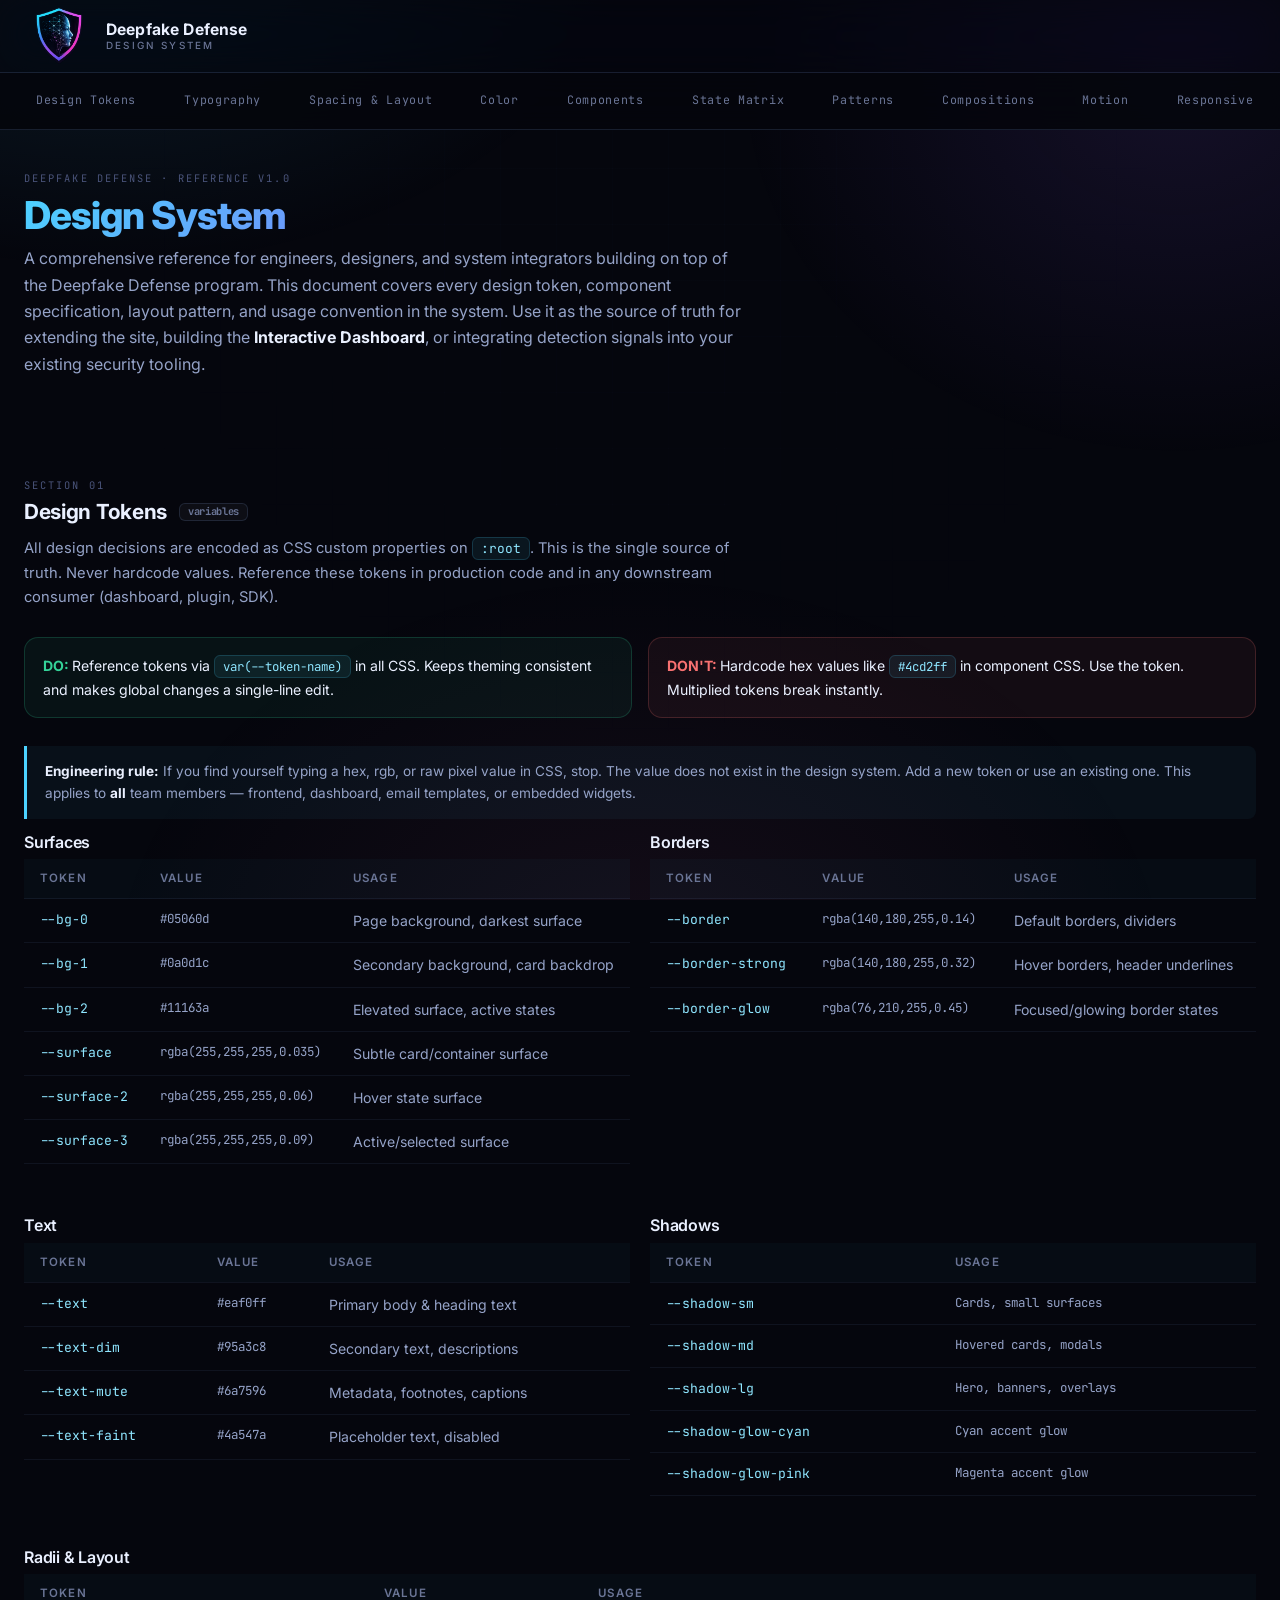
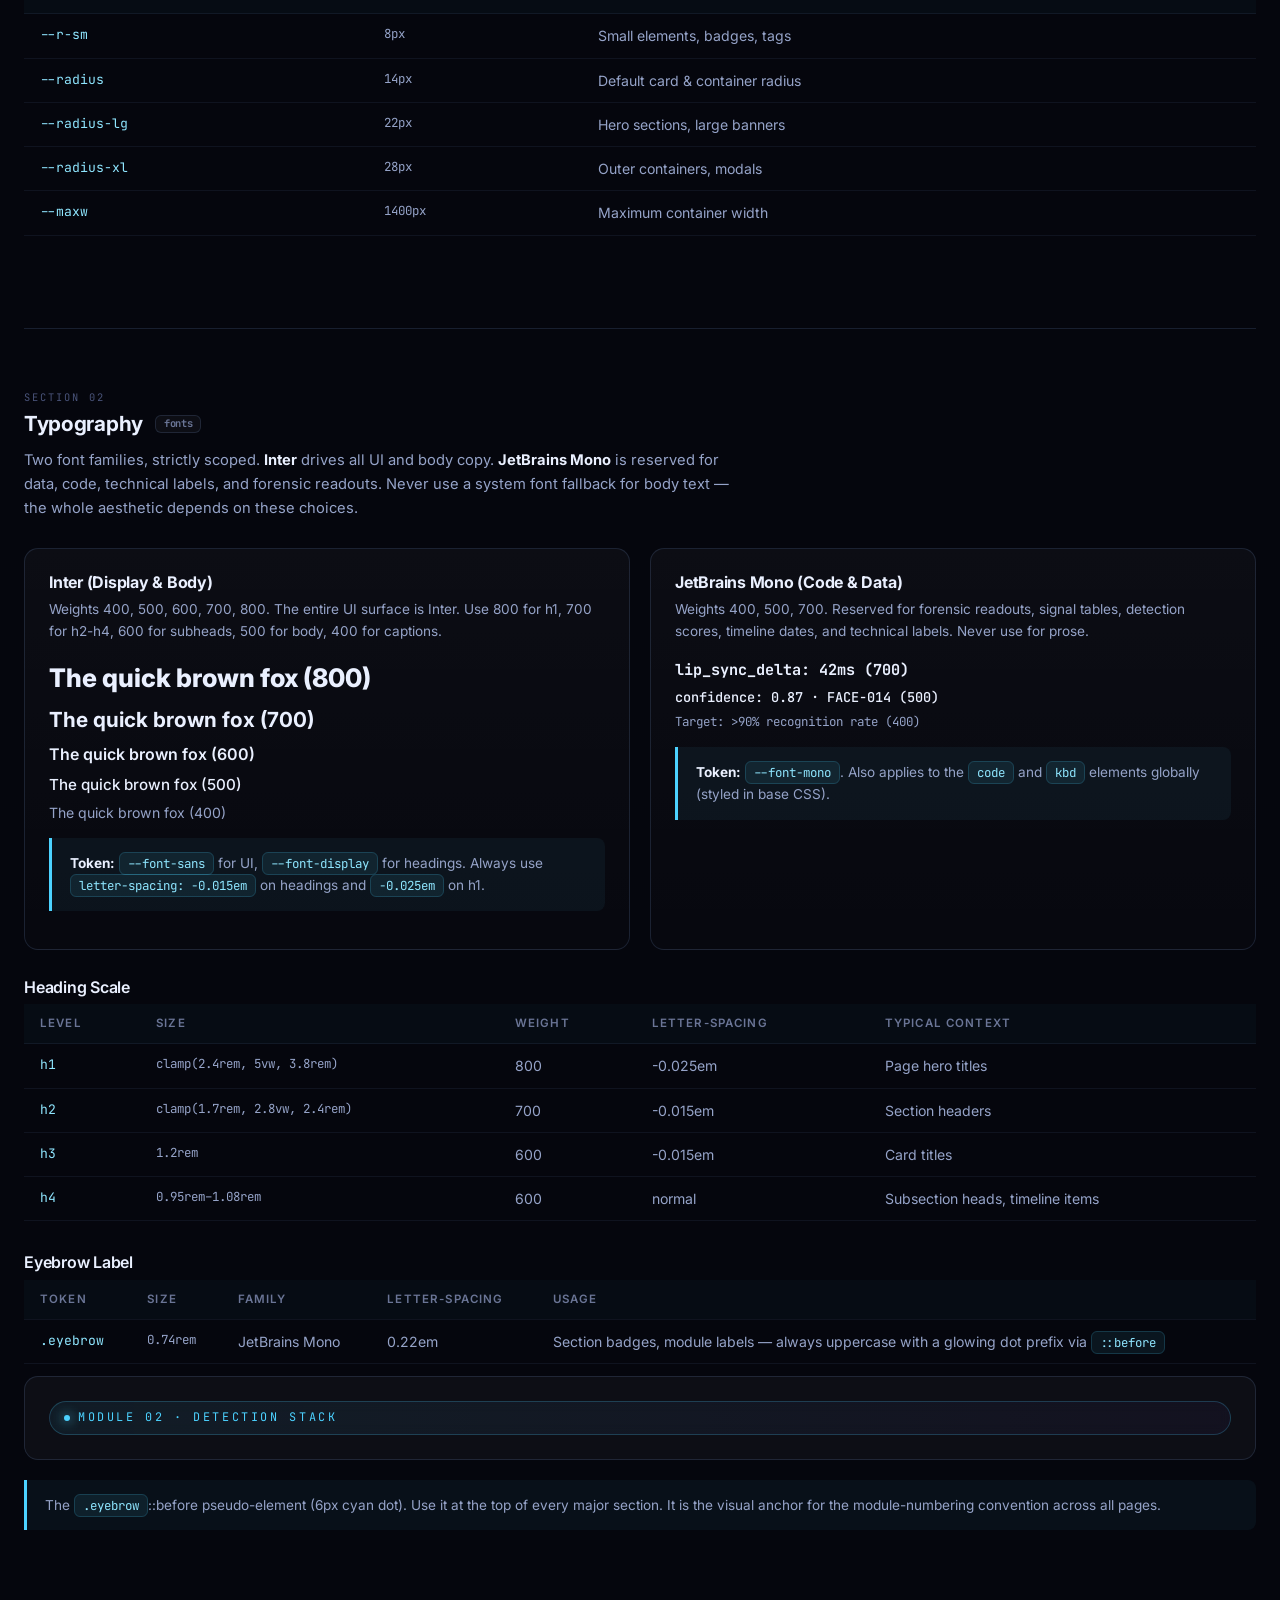
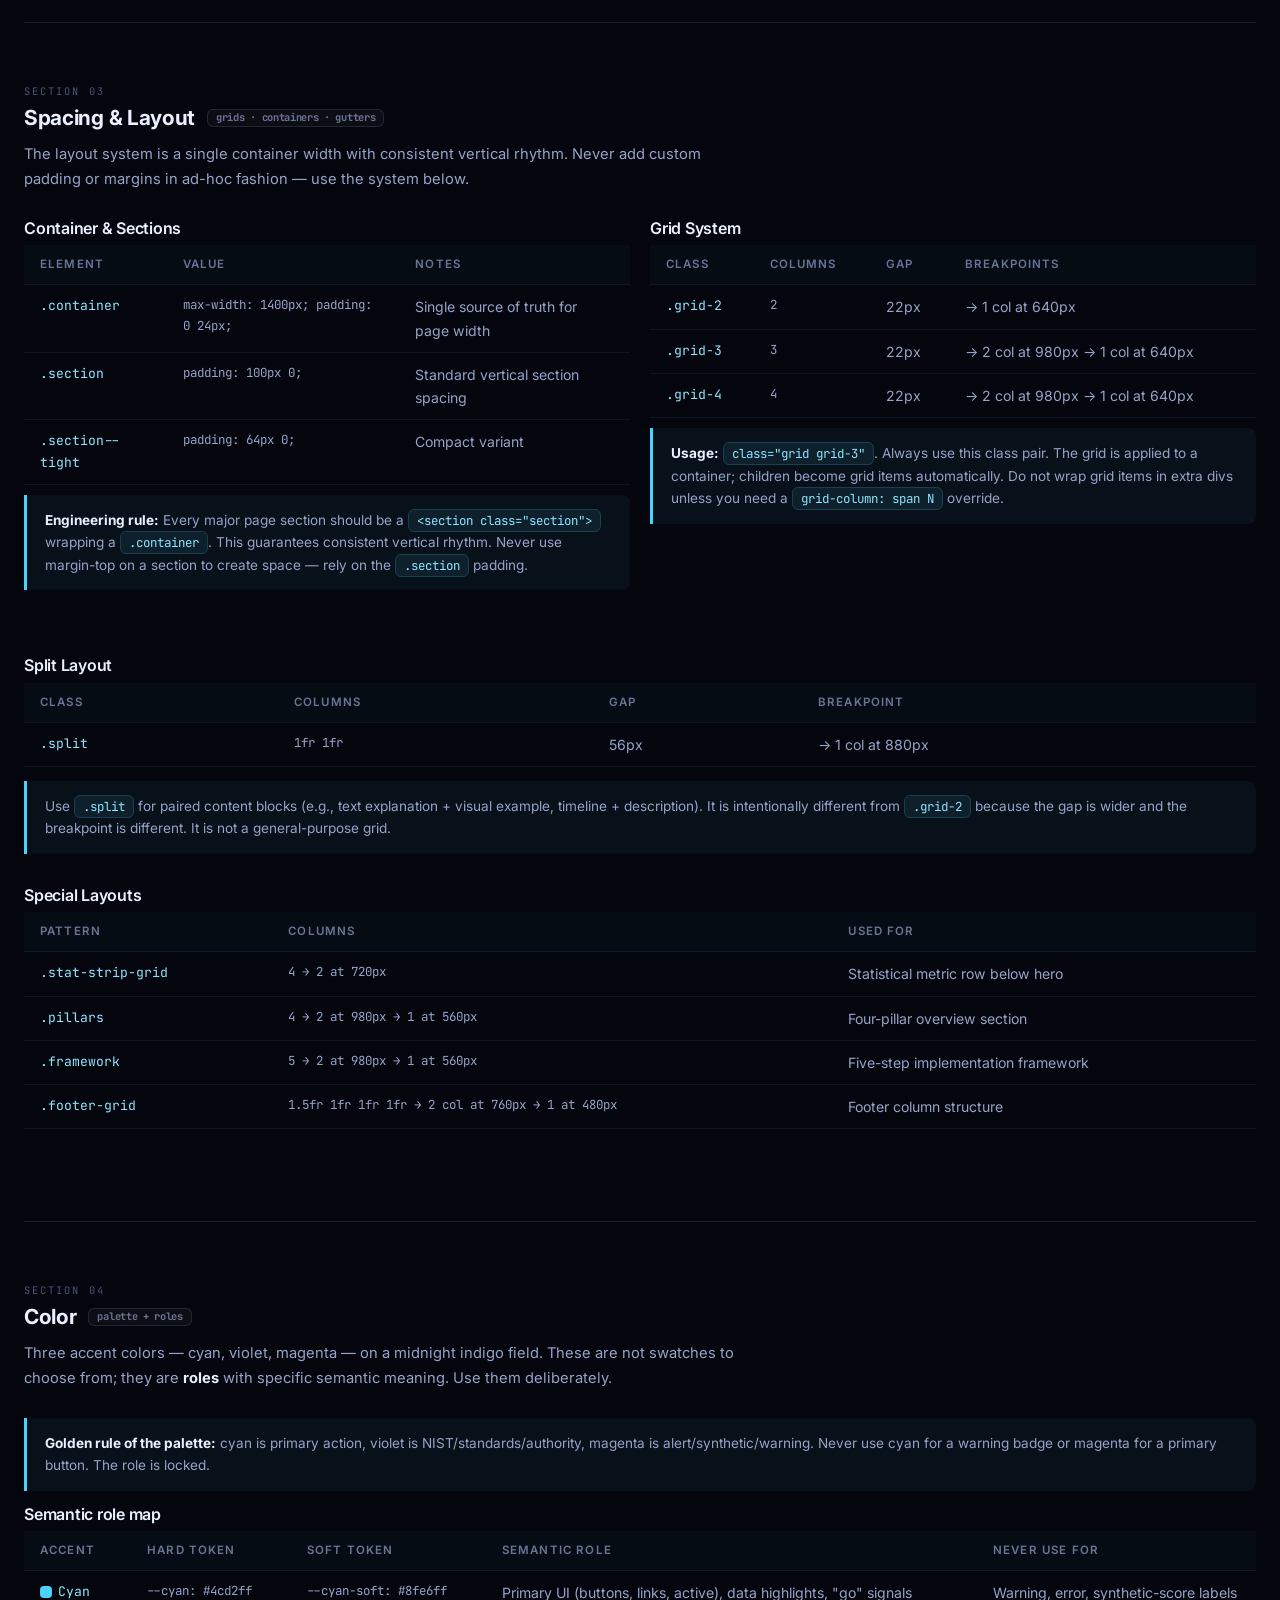
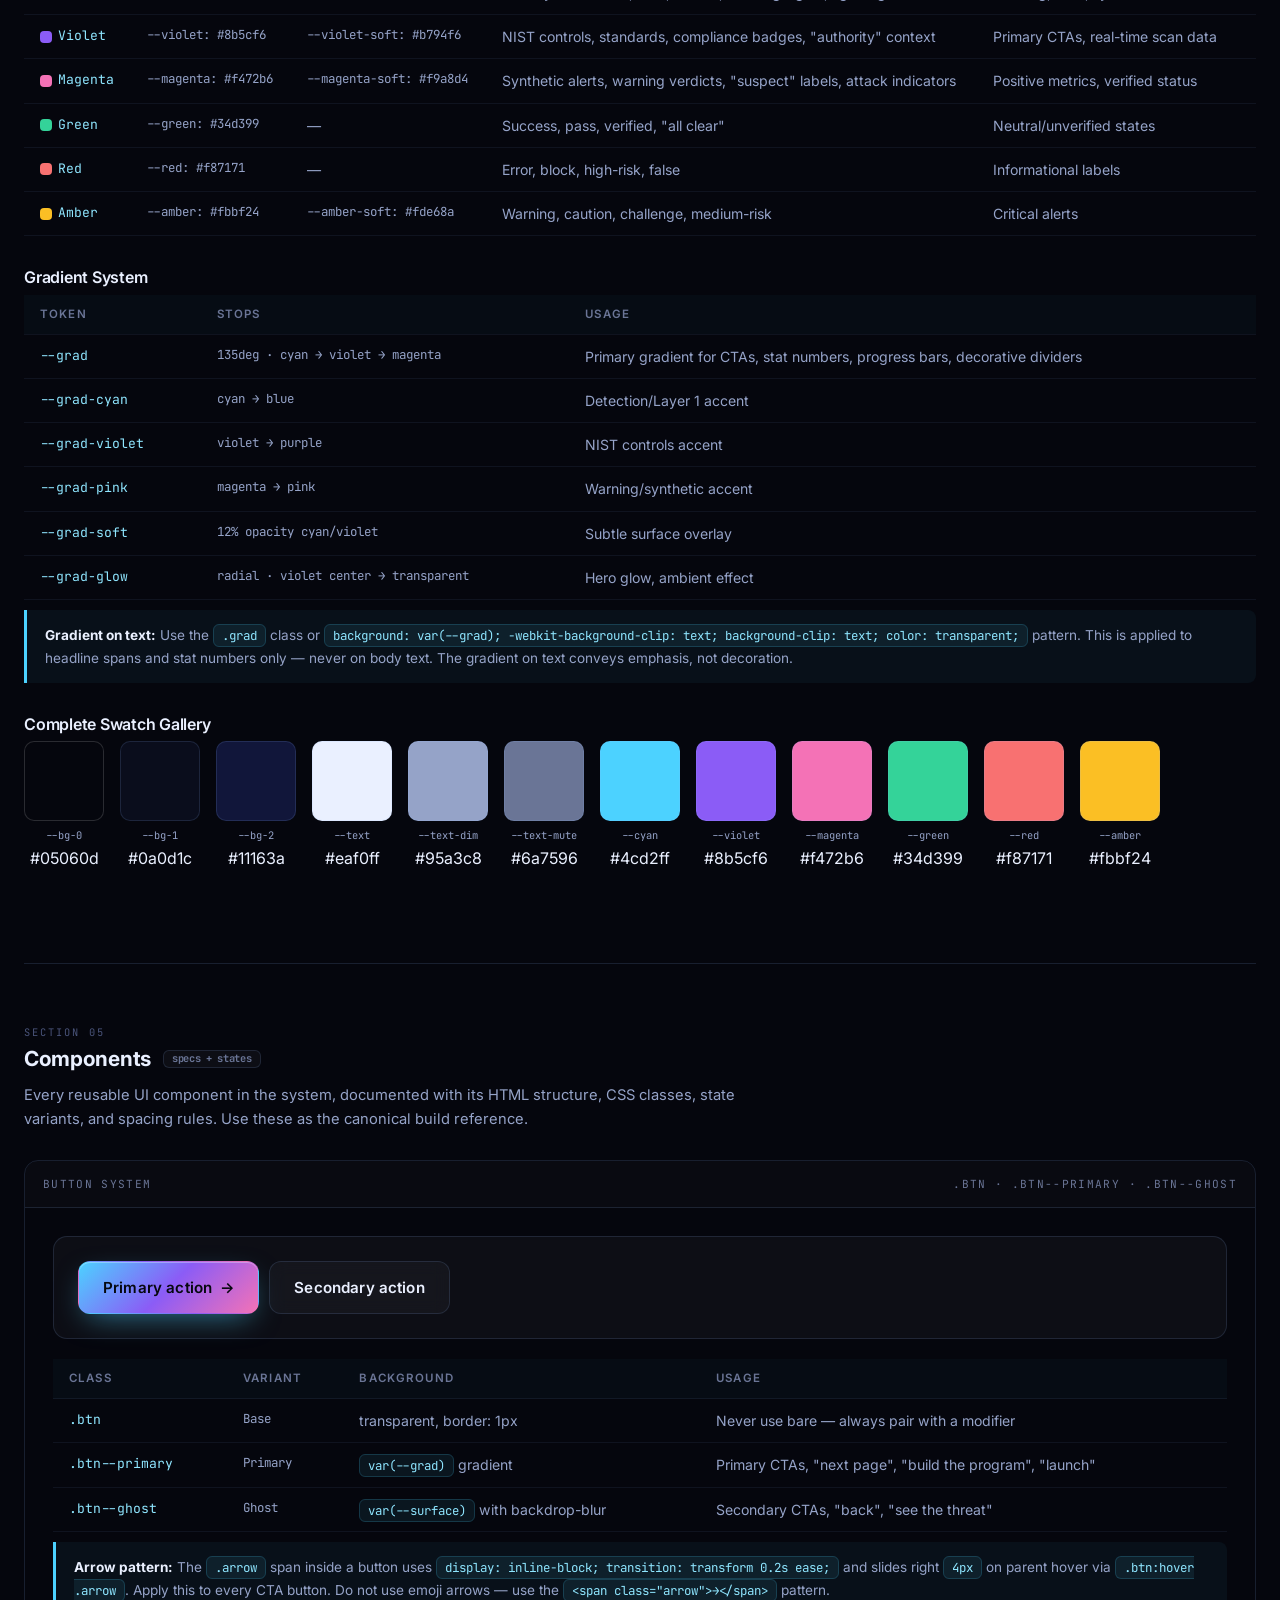
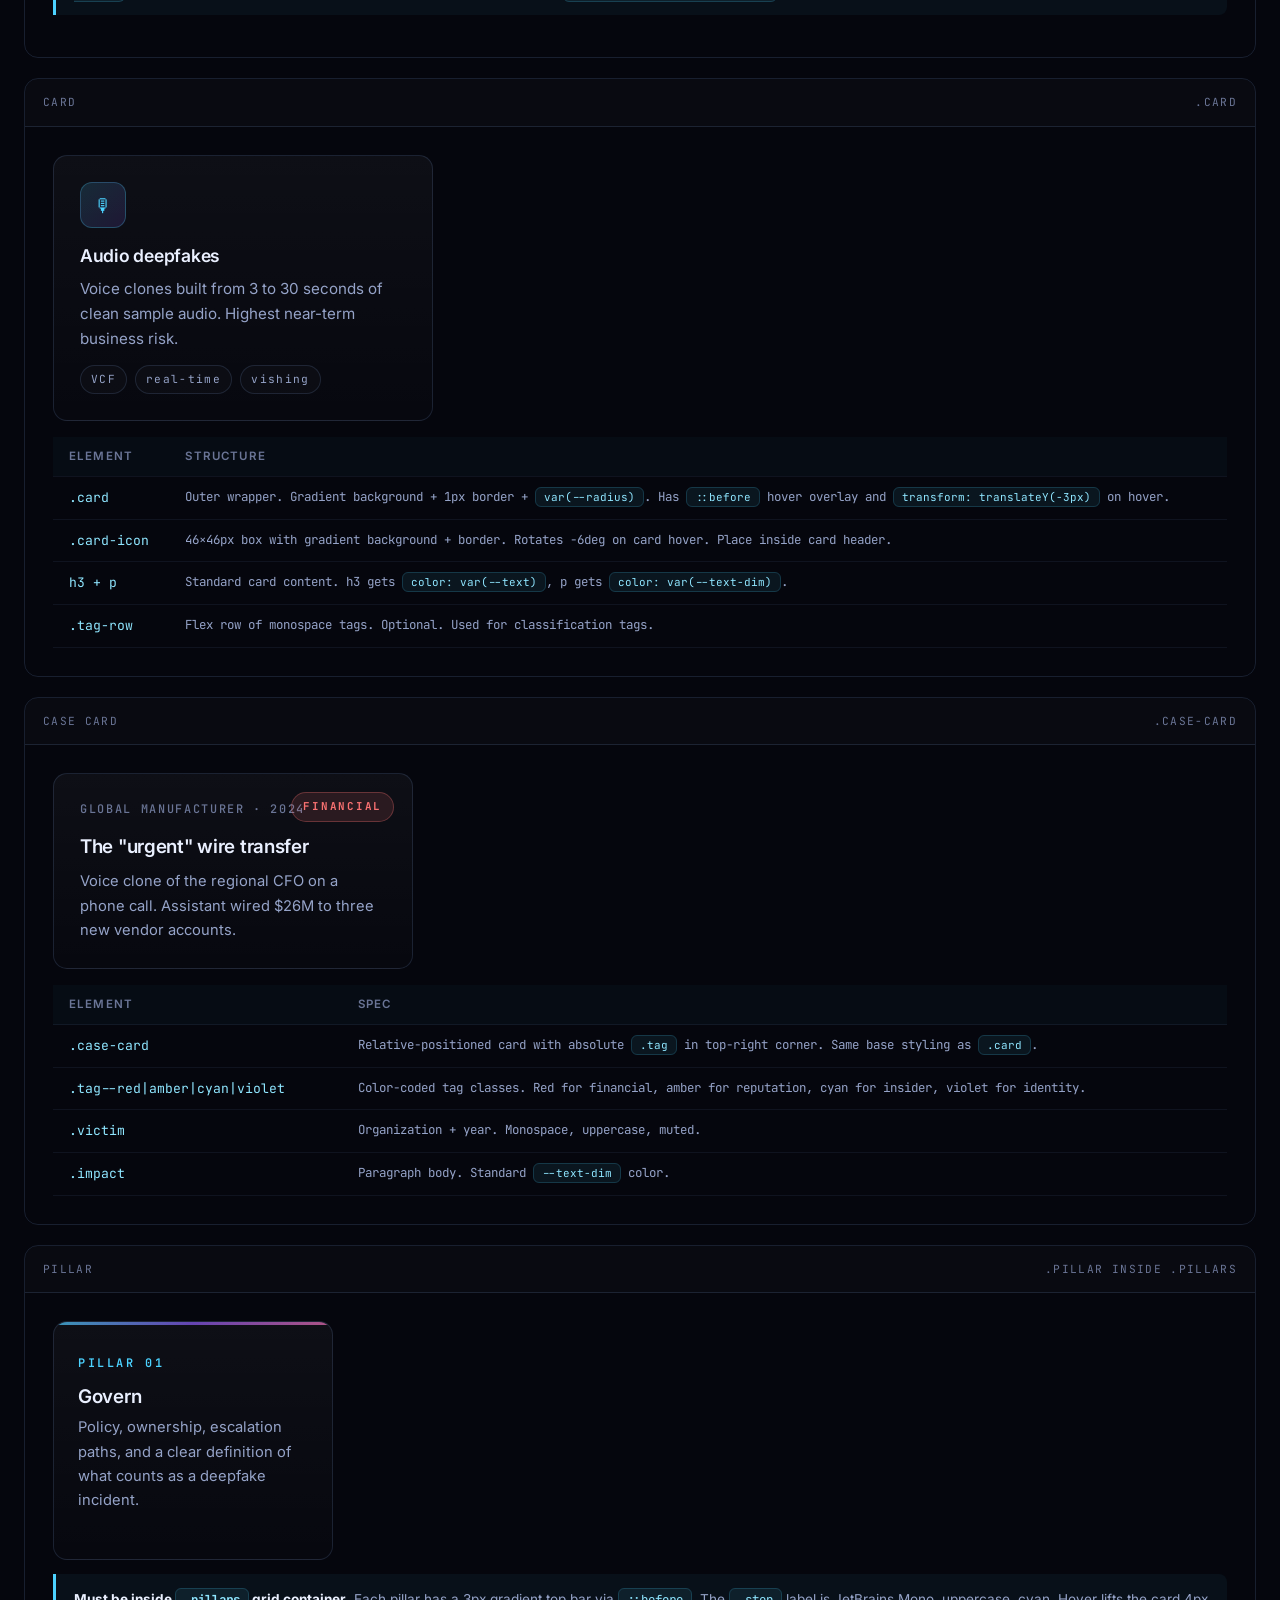
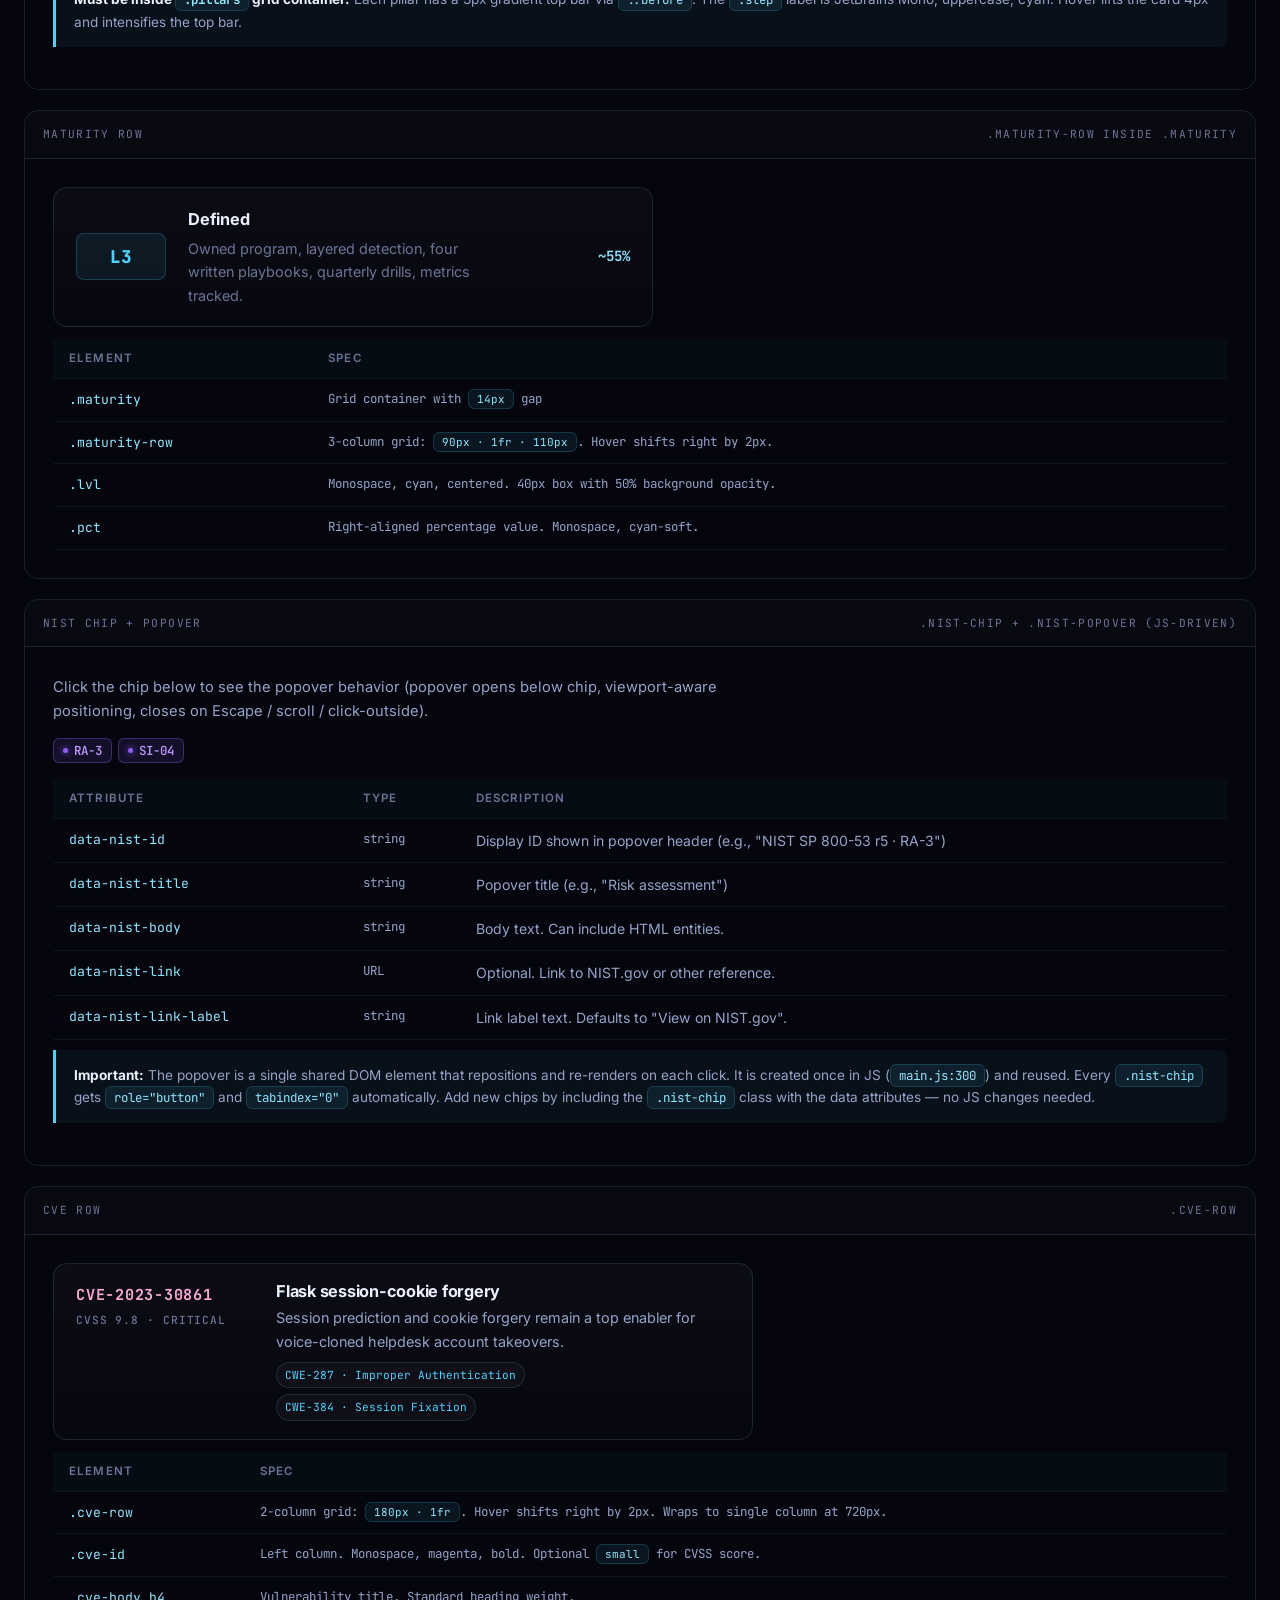
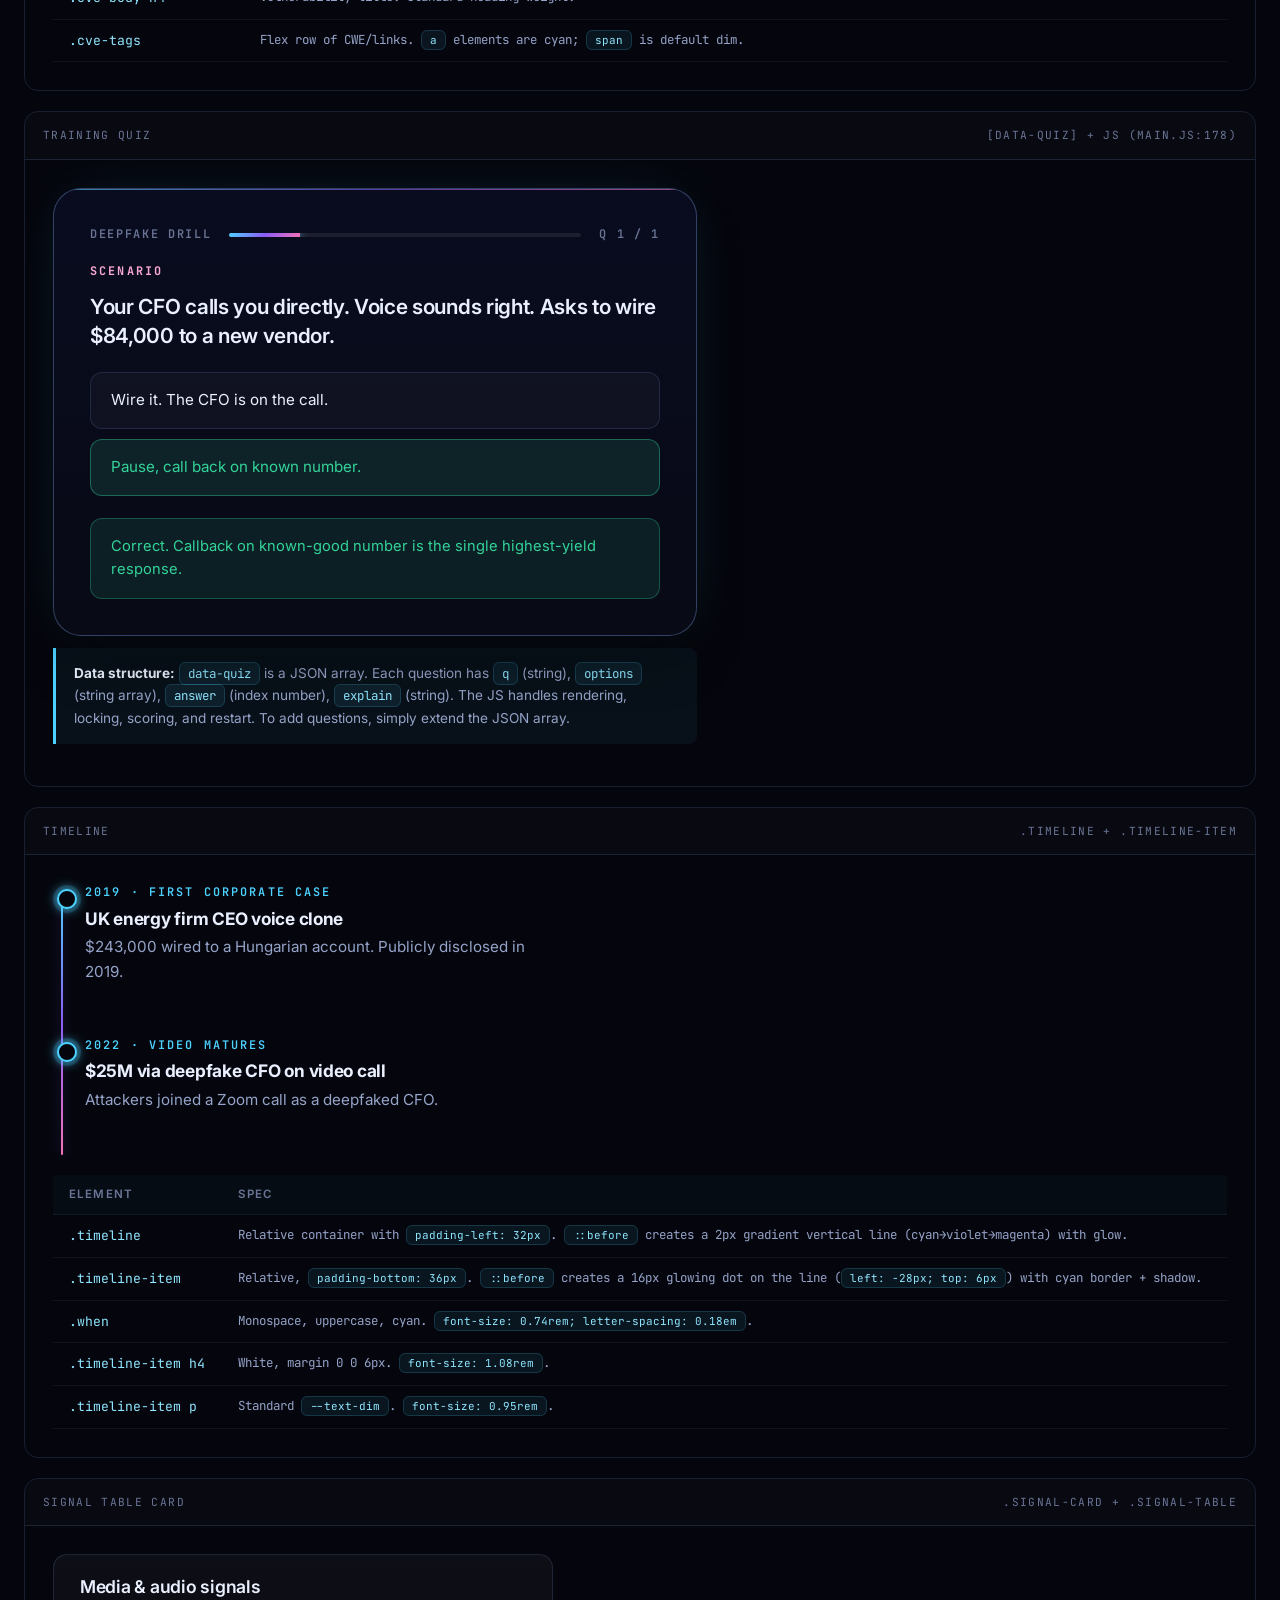
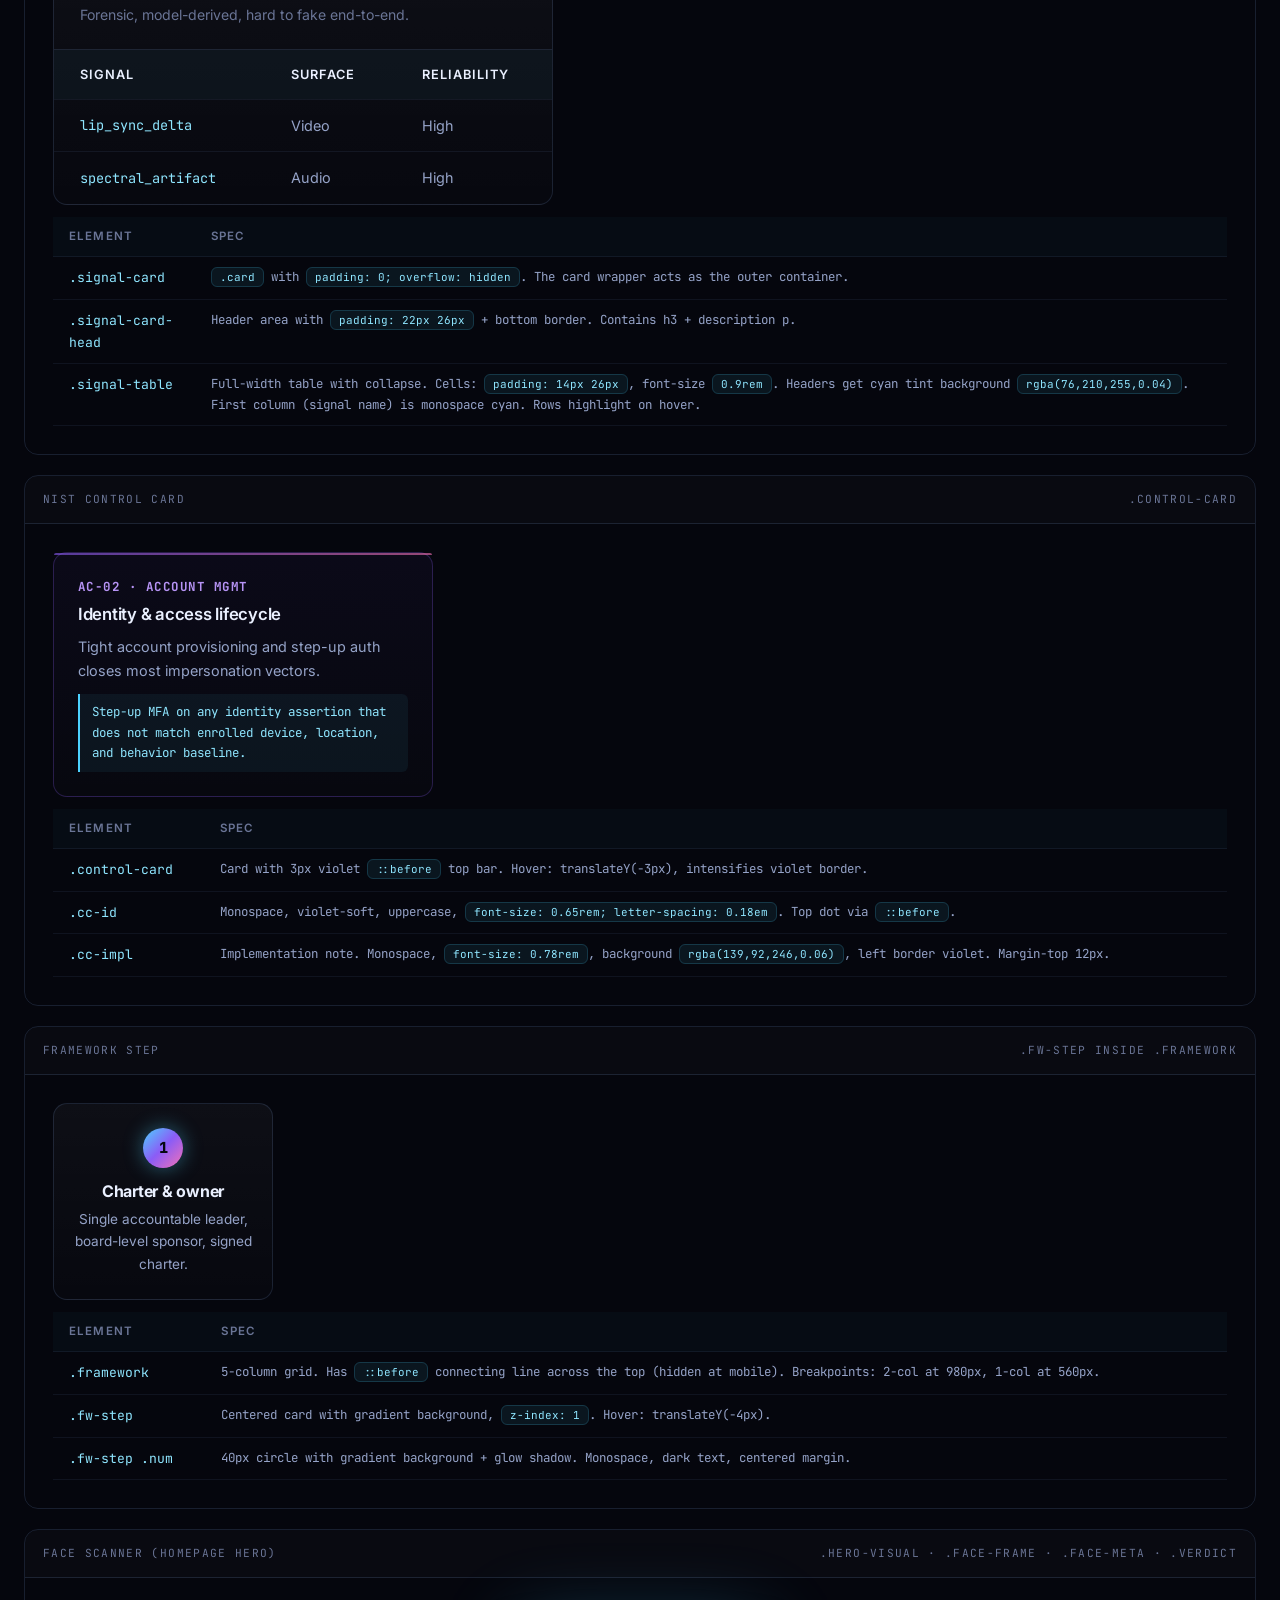
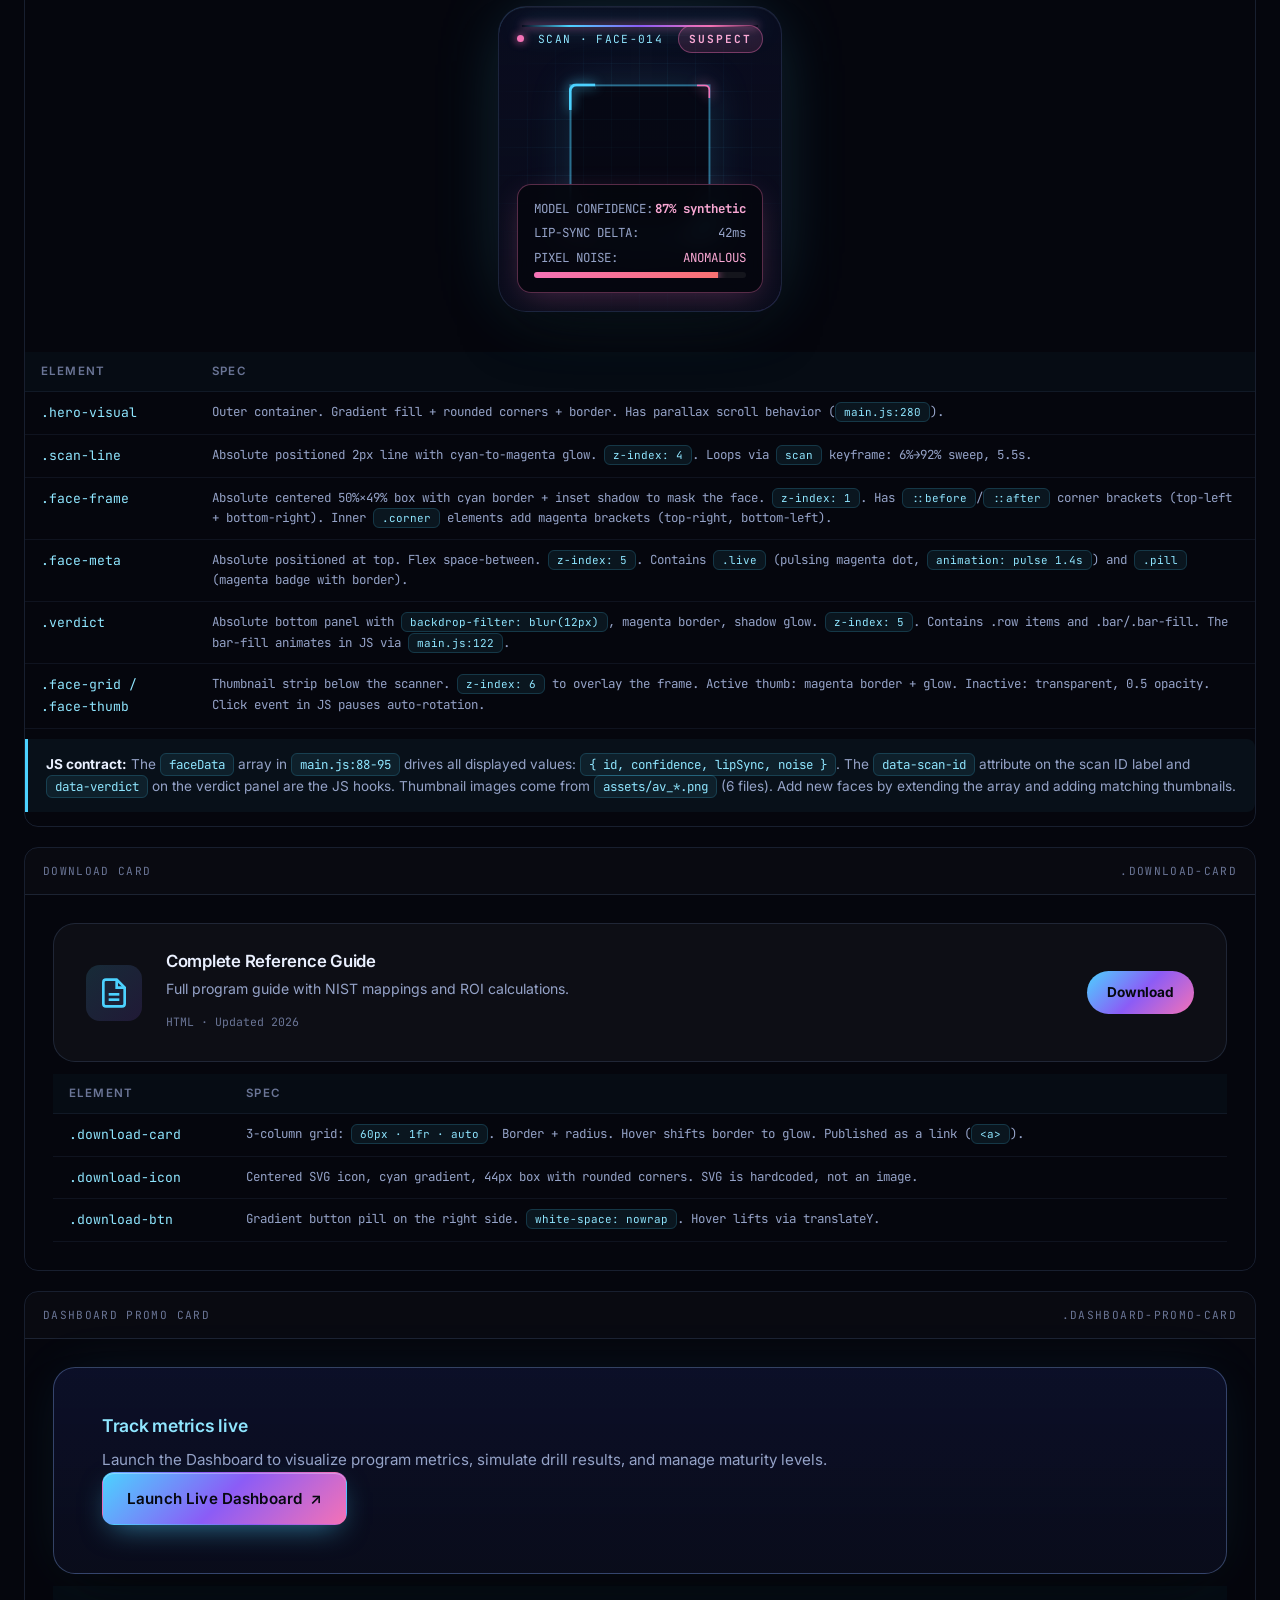
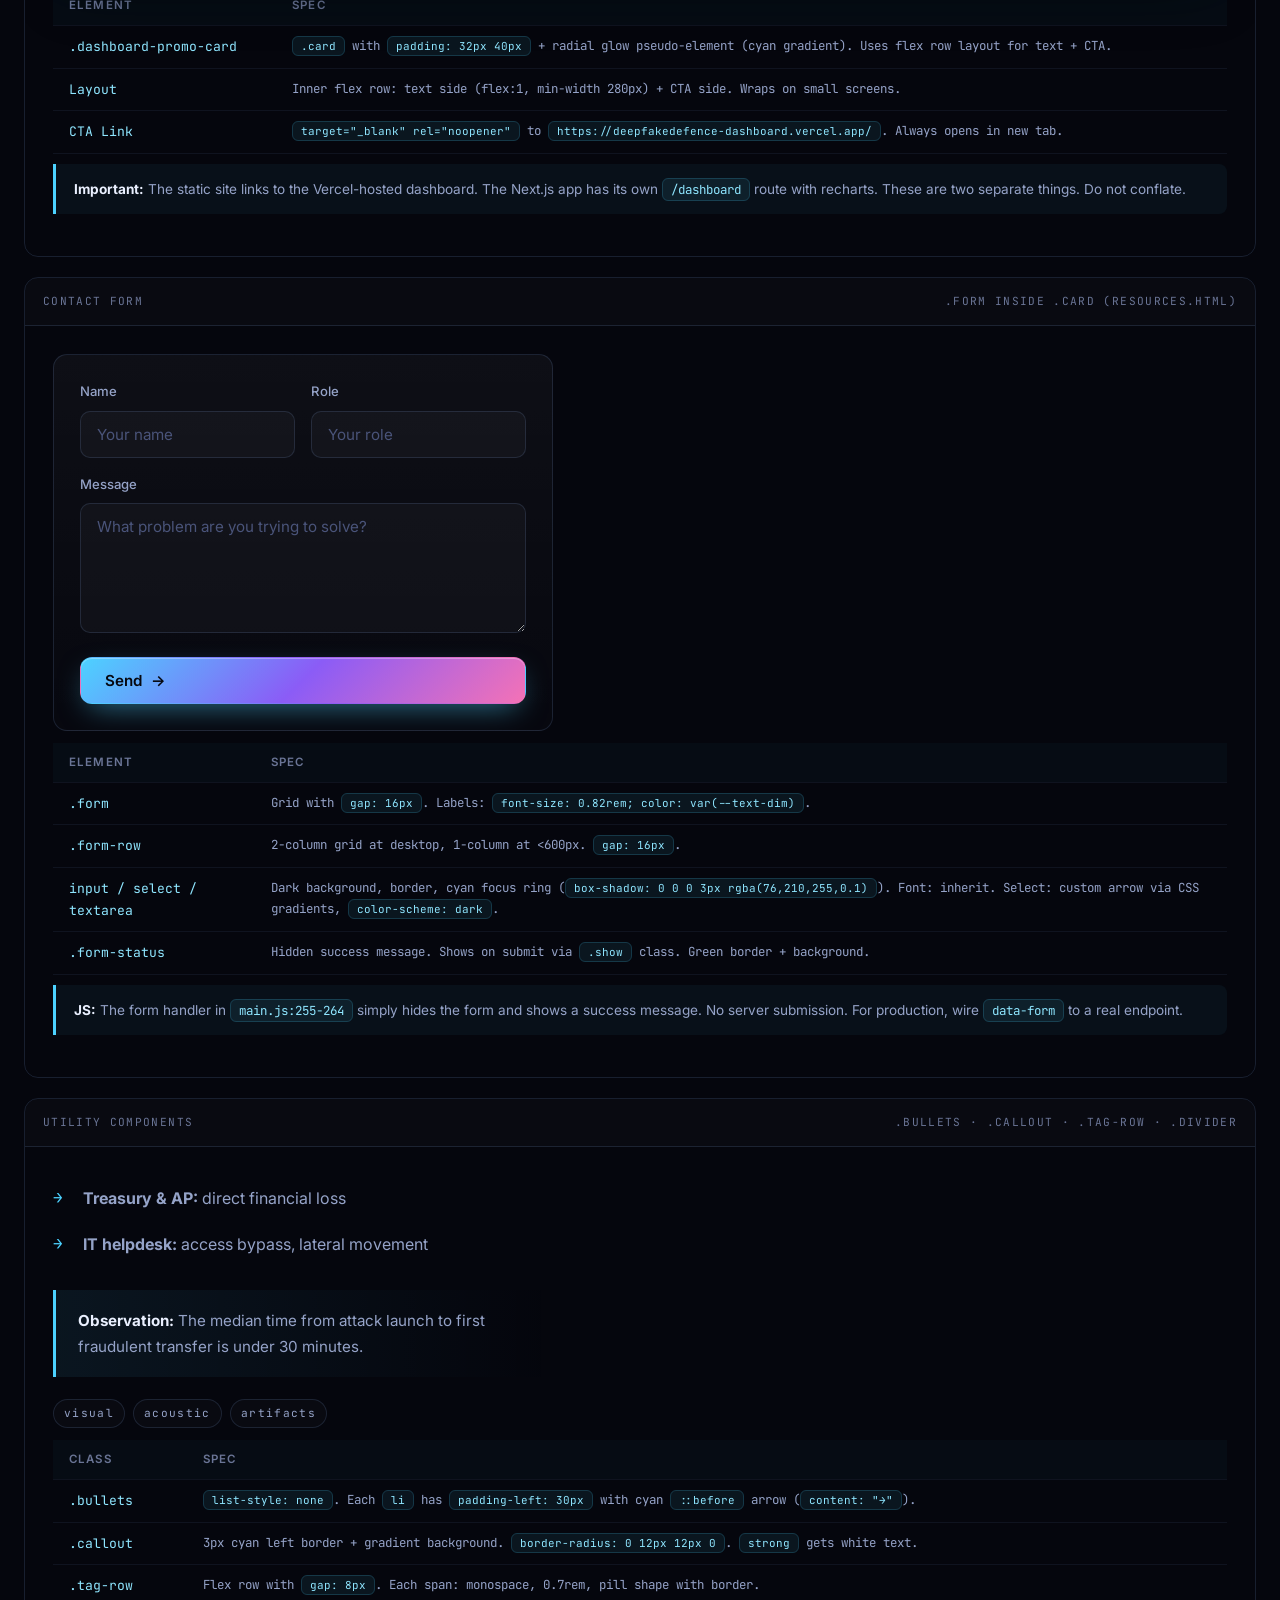
<file: designsystem.html>
<!DOCTYPE html>
<html lang="en">
<head>
  <meta charset="UTF-8" />
  <meta name="viewport" content="width=device-width, initial-scale=1.0" />
  <title>Design System — Deepfake Defense</title>
  <meta name="description"
    content="Venkatesh Ammireddy is a UX Creative Director and AI-first Product UX Architect with 13+ years of experience designing enterprise platforms, AI systems, agentic UX workflows, and intelligent digital products." />
  <meta name="keywords"
    content="Venkatesh Ammireddy, UX Designer, UX Creative Director, AI UX Designer, Product UX Architect, Agentic AI UX, Enterprise UX, UI UX Portfolio, Frontend Designer, AI Product Design, UX India, UX Consultant, Human-AI Interaction, Agentic UI, UX Architecture, Enterprise Platform Design, Design Systems Leader, Cognitive UX, Conversational AI UX, SaaS UX Design, UX Strategy Consultant, Product Design Director, Figma Design System, Venkatesh Creations Portfolio, Senior UX Designer India, AI UI Design, UX Architect Venkatesh, Ammireddy UX Lead Architect, Venkatesh Ammireddy UX Creative Director, Creative UX Ammireddy, Ammireddy Venkatesh UX, Venkatesh Ammireddy Designer, Venkatesh Ammireddy UX Contractor, Independent UX Director, Independent Design Director, UX Venkatesh, UX Ammireddy, UX Director, AI-UX Ammireddy, UX Consultant Hyderabad, AI UX Architect India, Venkatesh Creations UX" />
  <meta name="author" content="Venkatesh Ammireddy" />
  <meta name="robots" content="index, follow" />
  <meta name="language" content="English" />
  <meta name="revisit-after" content="7 days" />
  <meta name="linkedin:owner" content="venkateshammireddy" />
  <link rel="me" href="https://www.linkedin.com/in/venkateshammireddy/" />
  <link rel="canonical" href="https://venkateshcreations.github.io/portfolio/" />
  <link rel="preconnect" href="https://fonts.googleapis.com" />
  <link rel="preconnect" href="https://fonts.gstatic.com" crossorigin />
  <link href="https://fonts.googleapis.com/css2?family=Inter:wght@400;500;600;700;800&family=JetBrains+Mono:wght@400;500;700&display=swap" rel="stylesheet" />
  <link rel="stylesheet" href="css/style.css" />
  <link rel="icon" type="image/svg+xml" href="data:image/svg+xml,%3Csvg xmlns='http://www.w3.org/2000/svg' viewBox='0 0 32 32'%3E%3Cpath d='M16 2 L4 8 L4 16 C4 24 8 28 16 30 C24 28 28 24 28 16 L28 8 Z' fill='none' stroke='%2310b981' stroke-width='2.5' stroke-linejoin='round'/%3E%3Cpath d='M12 16 L15 19 L20 13' fill='none' stroke='%2310b981' stroke-width='2.5' stroke-linecap='round' stroke-linejoin='round'/%3E%3C/svg%3E" />
  <style>
    /* ===== Design-system-specific overrides & inline docs ===== */
    .ds-nav {
      position: sticky; top: 0; z-index: 100;
      background: rgba(5, 6, 13, 0.92);
      backdrop-filter: blur(16px);
      border-bottom: 1px solid var(--border);
    }
    .ds-nav-inner {
      display: flex; align-items: center; gap: 24px;
      height: 56px; overflow-x: auto;
      scrollbar-width: thin; scrollbar-color: var(--border) transparent;
      padding: 0 24px;
    }
    .ds-nav-inner a {
      flex-shrink: 0;
      font-family: var(--font-mono);
      font-size: 0.73rem;
      color: var(--text-mute);
      text-decoration: none;
      letter-spacing: 0.06em;
      padding: 4px 12px;
      border-radius: 6px;
      transition: all 0.2s ease;
      white-space: nowrap;
    }
    .ds-nav-inner a:hover { color: var(--text); background: var(--surface); }
    .ds-nav-inner a.active { color: var(--cyan); background: rgba(76, 210, 255, 0.08); }
    .ds-section { padding: 60px 0; border-bottom: 1px solid var(--border); }
    .ds-section:last-of-type { border-bottom: 0; }
    .ds-label {
      font-family: var(--font-mono);
      font-size: 0.65rem;
      letter-spacing: 0.2em;
      text-transform: uppercase;
      color: var(--text-faint);
      margin-bottom: 6px;
    }
    .ds-h1 {
      font-size: 1.8rem; font-weight: 800;
      margin: 0 0 8px;
      background: var(--grad);
      -webkit-background-clip: text;
      background-clip: text;
      color: transparent;
    }
    .ds-h2 {
      font-size: 1.3rem; font-weight: 700;
      margin: 0 0 12px;
      display: flex; align-items: center; gap: 12px;
    }
    .ds-h2 code {
      font-size: 0.65rem;
      color: var(--text-mute);
      background: var(--surface);
      border: 1px solid var(--border);
      padding: 2px 8px;
      border-radius: 6px;
    }
    .ds-desc { color: var(--text-dim); font-size: 0.92rem; max-width: 720px; margin: 0 0 28px; }
    .ds-desc strong { color: var(--text); }
    .ds-gallery {
      display: flex; flex-wrap: wrap; gap: 16px;
      align-items: flex-start;
    }
    .ds-swatch {
      width: 80px;
      text-align: center;
    }
    .ds-swatch .swatch {
      width: 100%; aspect-ratio: 1;
      border-radius: 10px;
      border: 1px solid var(--border);
      margin-bottom: 6px;
    }
    .ds-swatch .name {
      font-family: var(--font-mono);
      font-size: 0.65rem;
      color: var(--text-dim);
      word-break: break-all;
    }
    .ds-swatch .value {
      font-family: var(--font-mono);
      font-size: 0.6rem;
      color: var(--text-faint);
    }
    .ds-table {
      width: 100%; border-collapse: collapse;
      font-size: 0.88rem;
    }
    .ds-table th, .ds-table td {
      text-align: left; padding: 10px 16px;
      border-bottom: 1px solid rgba(140, 180, 255, 0.08);
      color: var(--text-dim);
      vertical-align: top;
    }
    .ds-table th {
      color: var(--text-mute);
      font-weight: 600;
      font-size: 0.72rem;
      letter-spacing: 0.1em;
      text-transform: uppercase;
      background: rgba(76, 210, 255, 0.03);
    }
    .ds-table td:first-child { color: var(--cyan-soft); font-family: var(--font-mono); font-size: 0.82rem; }
    .ds-table tr:hover td { background: rgba(76, 210, 255, 0.02); }
    .ds-table .token { font-family: var(--font-mono); color: var(--violet-soft); font-size: 0.78rem; }
    .ds-table .val  { font-family: var(--font-mono); color: var(--text-dim); font-size: 0.78rem; }

    .demo-box {
      display: flex; flex-direction: column; gap: 12px;
      padding: 24px;
      background: var(--surface);
      border: 1px solid var(--border);
      border-radius: var(--radius);
      margin-bottom: 20px;
    }
    .demo-box .row { display: flex; flex-wrap: wrap; gap: 10px; align-items: center; }
    .demo-box .row.v-center { align-items: center; }
    .demo-box .tag { margin: 0; }
    .demo-box .eyebrow { margin-bottom: 0; }

    .do-dont {
      display: grid; grid-template-columns: 1fr 1fr; gap: 16px;
    }
    .do-dont .do, .do-dont .dont {
      padding: 16px 18px;
      border-radius: var(--radius);
      font-size: 0.88rem;
    }
    .do-dont .do {
      background: rgba(52, 211, 153, 0.06);
      border: 1px solid rgba(52, 211, 153, 0.2);
    }
    .do-dont .dont {
      background: rgba(248, 113, 113, 0.06);
      border: 1px solid rgba(248, 113, 113, 0.2);
    }
    .do-dont .do::before { content: "DO: "; color: var(--green); font-weight: 700; }
    .do-dont .dont::before { content: "DON'T: "; color: var(--red); font-weight: 700; }

    .spec-card {
      background: linear-gradient(180deg, rgba(255,255,255,0.03), rgba(255,255,255,0.01));
      border: 1px solid var(--border);
      border-radius: var(--radius);
      padding: 24px;
    }
    .spec-card h4 { color: var(--text); font-size: 1rem; margin: 0 0 6px; }
    .spec-card p { font-size: 0.85rem; margin: 0 0 14px; color: var(--text-dim); }
    .spec-card .attrs { display: grid; grid-template-columns: auto 1fr; gap: 4px 16px; font-size: 0.82rem; }
    .spec-card .attrs .k { font-family: var(--font-mono); color: var(--cyan-soft); }
    .spec-card .attrs .v { color: var(--text-dim); }

    .token-group { margin-bottom: 32px; }
    .token-group h3 { font-size: 1rem; color: var(--text); margin: 0 0 8px; }
    .token-group p { font-size: 0.85rem; color: var(--text-dim); margin: 0 0 14px; }

    .usage-note {
      padding: 14px 18px;
      background: rgba(76, 210, 255, 0.05);
      border-left: 3px solid var(--cyan);
      border-radius: 0 8px 8px 0;
      font-size: 0.85rem;
      color: var(--text-dim);
      margin: 14px 0;
    }
    .usage-note code {
      font-size: 0.78rem;
    }
    .usage-note strong { color: var(--text); }

    .component-preview {
      border: 1px solid var(--border);
      border-radius: var(--radius);
      overflow: hidden;
      margin-bottom: 20px;
    }
    .component-preview .preview-head {
      padding: 14px 18px;
      background: rgba(255,255,255,0.02);
      border-bottom: 1px solid var(--border);
      display: flex; justify-content: space-between; align-items: center;
    }
    .component-preview .preview-head span {
      font-family: var(--font-mono);
      font-size: 0.7rem;
      color: var(--text-mute);
      letter-spacing: 0.12em;
      text-transform: uppercase;
    }
    .component-preview .preview-body {
      padding: 28px;
    }

    .responsive-grid { display: grid; grid-template-columns: 1fr 1fr; gap: 20px; }

    @media (max-width: 760px) {
      .do-dont, .responsive-grid { grid-template-columns: 1fr; }
    }
  </style>
</head>
<body>

<div class="scroll-progress"></div>

<!-- ===== TOP NAV (site) — minimal ===== -->
<nav class="nav" style="border-bottom:1px solid var(--border);">
  <div class="container nav-inner" style="justify-content:space-between;">
    <a href="index.html" class="brand" style="text-decoration:none;">
      <img src="assets/logo.png" alt="Deepfake Defense" class="brand-logo" />
      <span class="brand-text">Deepfake Defense<small>DESIGN SYSTEM</small></span>
    </a>
    <button class="nav-toggle" aria-label="Toggle menu" style="display:none;">
      <svg width="22" height="22" viewBox="0 0 24 24" fill="none" stroke="currentColor" stroke-width="2"><line x1="3" y1="6" x2="21" y2="6"/><line x1="3" y1="12" x2="21" y2="12"/><line x1="3" y1="18" x2="21" y2="18"/></svg>
    </button>
  </div>
</nav>

<!-- ===== IN-PAGE NAV ===== -->
<nav class="ds-nav">
  <div class="ds-nav-inner" style="max-width:var(--maxw); margin:0 auto;">
    <a href="#tokens">Design Tokens</a>
    <a href="#typography">Typography</a>
    <a href="#spacing">Spacing &amp; Layout</a>
    <a href="#color">Color</a>
    <a href="#components">Components</a>
    <a href="#state-matrix">State Matrix</a>
    <a href="#patterns">Patterns</a>
    <a href="#composition">Compositions</a>
    <a href="#motion">Motion</a>
    <a href="#responsive">Responsive</a>
    <a href="#usage">Usage Guide</a>
    <a href="#zindex">Z-Index</a>
    <a href="#js-contracts">JS Contracts</a>
    <a href="#accessibility">A11y</a>
    <a href="#boilerplate">Boilerplate</a>
    <a href="#deploy">Deploy</a>
<a href="#browsers">Browser Support</a>
    <a href="#git-conventions">Git Diffs</a>
  </div>
</nav>

<main style="padding: 40px 0;">

<div class="container">

  <!-- ===== HERO ===== -->
  <div style="margin-bottom: 40px;">
    <div class="ds-label">Deepfake Defense · Reference v1.0</div>
    <h1 class="ds-h1" style="font-size:2.4rem;">Design System</h1>
    <p class="ds-desc" style="font-size:1rem;">
      A comprehensive reference for engineers, designers, and system integrators building on top of the
      Deepfake Defense program. This document covers every design token, component specification,
      layout pattern, and usage convention in the system. Use it as the source of truth for
      extending the site, building the <strong>Interactive Dashboard</strong>, or integrating
      detection signals into your existing security tooling.
    </p>
  </div>

  <!-- ============================================================== -->
  <!-- 1. DESIGN TOKENS -->
  <!-- ============================================================== -->
  <section id="tokens" class="ds-section">

    <div class="ds-label">Section 01</div>
    <h2 class="ds-h2">Design Tokens <code>variables</code></h2>
    <p class="ds-desc">
      All design decisions are encoded as CSS custom properties on <code>:root</code>.
      This is the single source of truth. Never hardcode values. Reference these tokens
      in production code and in any downstream consumer (dashboard, plugin, SDK).
    </p>

    <div class="do-dont" style="margin-bottom: 28px;">
      <div class="do">Reference tokens via <code>var(--token-name)</code> in all CSS. Keeps theming consistent and makes global changes a single-line edit.</div>
      <div class="dont">Hardcode hex values like <code>#4cd2ff</code> in component CSS. Use the token. Multiplied tokens break instantly.</div>
    </div>

    <div class="usage-note">
      <strong>Engineering rule:</strong> If you find yourself typing a hex, rgb, or raw pixel value in CSS, stop. The value does not exist in the design system. Add a new token or use an existing one. This applies to <strong>all</strong> team members — frontend, dashboard, email templates, or embedded widgets.
    </div>

    <div class="responsive-grid">
      <div class="token-group">
        <h3>Surfaces</h3>
        <table class="ds-table">
          <thead><tr><th>Token</th><th>Value</th><th>Usage</th></tr></thead>
          <tbody>
            <tr><td class="token">--bg-0</td><td class="val">#05060d</td><td>Page background, darkest surface</td></tr>
            <tr><td class="token">--bg-1</td><td class="val">#0a0d1c</td><td>Secondary background, card backdrop</td></tr>
            <tr><td class="token">--bg-2</td><td class="val">#11163a</td><td>Elevated surface, active states</td></tr>
            <tr><td class="token">--surface</td><td class="val">rgba(255,255,255,0.035)</td><td>Subtle card/container surface</td></tr>
            <tr><td class="token">--surface-2</td><td class="val">rgba(255,255,255,0.06)</td><td>Hover state surface</td></tr>
            <tr><td class="token">--surface-3</td><td class="val">rgba(255,255,255,0.09)</td><td>Active/selected surface</td></tr>
          </tbody>
        </table>
      </div>
      <div class="token-group">
        <h3>Borders</h3>
        <table class="ds-table">
          <thead><tr><th>Token</th><th>Value</th><th>Usage</th></tr></thead>
          <tbody>
            <tr><td class="token">--border</td><td class="val">rgba(140,180,255,0.14)</td><td>Default borders, dividers</td></tr>
            <tr><td class="token">--border-strong</td><td class="val">rgba(140,180,255,0.32)</td><td>Hover borders, header underlines</td></tr>
            <tr><td class="token">--border-glow</td><td class="val">rgba(76,210,255,0.45)</td><td>Focused/glowing border states</td></tr>
          </tbody>
        </table>
      </div>
      <div class="token-group">
        <h3>Text</h3>
        <table class="ds-table">
          <thead><tr><th>Token</th><th>Value</th><th>Usage</th></tr></thead>
          <tbody>
            <tr><td class="token">--text</td><td class="val">#eaf0ff</td><td>Primary body &amp; heading text</td></tr>
            <tr><td class="token">--text-dim</td><td class="val">#95a3c8</td><td>Secondary text, descriptions</td></tr>
            <tr><td class="token">--text-mute</td><td class="val">#6a7596</td><td>Metadata, footnotes, captions</td></tr>
            <tr><td class="token">--text-faint</td><td class="val">#4a547a</td><td>Placeholder text, disabled</td></tr>
          </tbody>
        </table>
      </div>
      <div class="token-group">
        <h3>Shadows</h3>
        <table class="ds-table">
          <thead><tr><th>Token</th><th>Usage</th></tr></thead>
          <tbody>
            <tr><td class="token">--shadow-sm</td><td class="val">Cards, small surfaces</td></tr>
            <tr><td class="token">--shadow-md</td><td class="val">Hovered cards, modals</td></tr>
            <tr><td class="token">--shadow-lg</td><td class="val">Hero, banners, overlays</td></tr>
            <tr><td class="token">--shadow-glow-cyan</td><td class="val">Cyan accent glow</td></tr>
            <tr><td class="token">--shadow-glow-pink</td><td class="val">Magenta accent glow</td></tr>
          </tbody>
        </table>
      </div>
      <div class="token-group" style="grid-column: 1 / -1;">
        <h3>Radii &amp; Layout</h3>
        <table class="ds-table">
          <thead><tr><th>Token</th><th>Value</th><th>Usage</th></tr></thead>
          <tbody>
            <tr><td class="token">--r-sm</td><td class="val">8px</td><td>Small elements, badges, tags</td></tr>
            <tr><td class="token">--radius</td><td class="val">14px</td><td>Default card &amp; container radius</td></tr>
            <tr><td class="token">--radius-lg</td><td class="val">22px</td><td>Hero sections, large banners</td></tr>
            <tr><td class="token">--radius-xl</td><td class="val">28px</td><td>Outer containers, modals</td></tr>
            <tr><td class="token">--maxw</td><td class="val">1400px</td><td>Maximum container width</td></tr>
          </tbody>
        </table>
      </div>
    </div>
  </section>

  <!-- ============================================================== -->
  <!-- 2. TYPOGRAPHY -->
  <!-- ============================================================== -->
  <section id="typography" class="ds-section">

    <div class="ds-label">Section 02</div>
    <h2 class="ds-h2">Typography <code>fonts</code></h2>
    <p class="ds-desc">
      Two font families, strictly scoped. <strong>Inter</strong> drives all UI and body copy.
      <strong>JetBrains Mono</strong> is reserved for data, code, technical labels, and forensic
      readouts. Never use a system font fallback for body text — the whole aesthetic depends on
      these choices.
    </p>

    <div class="responsive-grid">
      <div class="spec-card">
        <h4>Inter (Display &amp; Body)</h4>
        <p>Weights 400, 500, 600, 700, 800. The entire UI surface is Inter. Use 800 for h1,
        700 for h2-h4, 600 for subheads, 500 for body, 400 for captions.</p>
        <div style="display:flex;flex-direction:column;gap:4px;">
          <span style="font-weight:800; font-size:1.6rem;">The quick brown fox (800)</span>
          <span style="font-weight:700; font-size:1.3rem;">The quick brown fox (700)</span>
          <span style="font-weight:600; font-size:1rem;">The quick brown fox (600)</span>
          <span style="font-weight:500; font-size:0.95rem;">The quick brown fox (500)</span>
          <span style="font-weight:400; font-size:0.88rem; color:var(--text-dim);">The quick brown fox (400)</span>
        </div>
        <div class="usage-note" style="margin-top:14px;">
          <strong>Token:</strong> <code>--font-sans</code> for UI, <code>--font-display</code> for headings.
          Always use <code>letter-spacing: -0.015em</code> on headings and <code>-0.025em</code> on h1.
        </div>
      </div>

      <div class="spec-card">
        <h4>JetBrains Mono (Code &amp; Data)</h4>
        <p>Weights 400, 500, 700. Reserved for forensic readouts, signal tables, detection scores, timeline dates, and technical labels. Never use for prose.</p>
        <div style="display:flex;flex-direction:column;gap:4px;">
          <span style="font-family:var(--font-mono); font-weight:700; font-size:0.95rem;">lip_sync_delta: 42ms (700)</span>
          <span style="font-family:var(--font-mono); font-weight:500; font-size:0.85rem;">confidence: 0.87 · FACE-014 (500)</span>
          <span style="font-family:var(--font-mono); font-weight:400; font-size:0.78rem; color:var(--text-dim);">Target: &gt;90% recognition rate (400)</span>
        </div>
        <div class="usage-note" style="margin-top:14px;">
          <strong>Token:</strong> <code>--font-mono</code>. Also applies to the <code>code</code> and <code>kbd</code> elements globally (styled in base CSS).
        </div>
      </div>
    </div>

    <!-- Heading scale -->
    <div class="token-group" style="margin-top:28px;">
      <h3>Heading Scale</h3>
      <table class="ds-table">
        <thead><tr><th>Level</th><th>Size</th><th>Weight</th><th>Letter-spacing</th><th>Typical context</th></tr></thead>
        <tbody>
          <tr><td>h1</td><td class="val">clamp(2.4rem, 5vw, 3.8rem)</td><td>800</td><td>-0.025em</td><td>Page hero titles</td></tr>
          <tr><td>h2</td><td class="val">clamp(1.7rem, 2.8vw, 2.4rem)</td><td>700</td><td>-0.015em</td><td>Section headers</td></tr>
          <tr><td>h3</td><td class="val">1.2rem</td><td>600</td><td>-0.015em</td><td>Card titles</td></tr>
          <tr><td>h4</td><td class="val">0.95rem–1.08rem</td><td>600</td><td>normal</td><td>Subsection heads, timeline items</td></tr>
        </tbody>
      </table>
    </div>

    <div class="token-group">
      <h3>Eyebrow Label</h3>
      <table class="ds-table">
        <thead><tr><th>Token</th><th>Size</th><th>Family</th><th>Letter-spacing</th><th>Usage</th></tr></thead>
        <tbody>
          <tr><td>.eyebrow</td><td class="val">0.74rem</td><td>JetBrains Mono</td><td>0.22em</td><td>Section badges, module labels — always uppercase with a glowing dot prefix via <code>::before</code></td></tr>
        </tbody>
      </table>
      <div class="demo-box" style="margin-top:12px;">
        <span class="eyebrow">MODULE 02 · DETECTION STACK</span>
      </div>
      <div class="usage-note">
        The <code>.eyebrow</code element always includes a pulsing <code>::before</code> pseudo-element (6px cyan dot). Use it at the top of every major section. It is the visual anchor for the module-numbering convention across all pages.
      </div>
    </div>
  </section>

  <!-- ============================================================== -->
  <!-- 3. SPACING & LAYOUT -->
  <!-- ============================================================== -->
  <section id="spacing" class="ds-section">

    <div class="ds-label">Section 03</div>
    <h2 class="ds-h2">Spacing &amp; Layout <code>grids · containers · gutters</code></h2>
    <p class="ds-desc">
      The layout system is a single container width with consistent vertical rhythm.
      Never add custom padding or margins in ad-hoc fashion — use the system below.
    </p>

    <div class="responsive-grid">
      <div class="token-group">
        <h3>Container &amp; Sections</h3>
        <table class="ds-table">
          <thead><tr><th>Element</th><th>Value</th><th>Notes</th></tr></thead>
          <tbody>
            <tr><td>.container</td><td class="val">max-width: 1400px; padding: 0 24px;</td><td>Single source of truth for page width</td></tr>
            <tr><td>.section</td><td class="val">padding: 100px 0;</td><td>Standard vertical section spacing</td></tr>
            <tr><td>.section--tight</td><td class="val">padding: 64px 0;</td><td>Compact variant</td></tr>
          </tbody>
        </table>
        <div class="usage-note" style="margin-top:10px;">
          <strong>Engineering rule:</strong> Every major page section should be a <code>&lt;section class="section"&gt;</code> wrapping a <code>.container</code>. This guarantees consistent vertical rhythm. Never use margin-top on a section to create space — rely on the <code>.section</code> padding.
        </div>
      </div>

      <div class="token-group">
        <h3>Grid System</h3>
        <table class="ds-table">
          <thead><tr><th>Class</th><th>Columns</th><th>Gap</th><th>Breakpoints</th></tr></thead>
          <tbody>
            <tr><td>.grid-2</td><td class="val">2</td><td>22px</td><td>→ 1 col at 640px</td></tr>
            <tr><td>.grid-3</td><td class="val">3</td><td>22px</td><td>→ 2 col at 980px → 1 col at 640px</td></tr>
            <tr><td>.grid-4</td><td class="val">4</td><td>22px</td><td>→ 2 col at 980px → 1 col at 640px</td></tr>
          </tbody>
        </table>
        <div class="usage-note" style="margin-top:10px;">
          <strong>Usage:</strong> <code>class="grid grid-3"</code>. Always use this class pair. The grid is applied to a container; children become grid items automatically. Do not wrap grid items in extra divs unless you need a <code>grid-column: span N</code> override.
        </div>
      </div>
    </div>

    <div class="token-group" style="margin-top:20px;">
      <h3>Split Layout</h3>
      <table class="ds-table">
        <thead><tr><th>Class</th><th>Columns</th><th>Gap</th><th>Breakpoint</th></tr></thead>
        <tbody>
          <tr><td>.split</td><td class="val">1fr 1fr</td><td>56px</td><td>→ 1 col at 880px</td></tr>
        </tbody>
      </table>
      <div class="usage-note">
        Use <code>.split</code> for paired content blocks (e.g., text explanation + visual example, timeline + description). It is intentionally different from <code>.grid-2</code> because the gap is wider and the breakpoint is different. It is not a general-purpose grid.
      </div>
    </div>

    <div class="token-group">
      <h3>Special Layouts</h3>
      <table class="ds-table">
        <thead><tr><th>Pattern</th><th>Columns</th><th>Used for</th></tr></thead>
        <tbody>
          <tr><td>.stat-strip-grid</td><td class="val">4 → 2 at 720px</td><td>Statistical metric row below hero</td></tr>
          <tr><td>.pillars</td><td class="val">4 → 2 at 980px → 1 at 560px</td><td>Four-pillar overview section</td></tr>
          <tr><td>.framework</td><td class="val">5 → 2 at 980px → 1 at 560px</td><td>Five-step implementation framework</td></tr>
          <tr><td>.footer-grid</td><td class="val">1.5fr 1fr 1fr 1fr → 2 col at 760px → 1 at 480px</td><td>Footer column structure</td></tr>
        </tbody>
      </table>
    </div>
  </section>

  <!-- ============================================================== -->
  <!-- 4. COLOR -->
  <!-- ============================================================== -->
  <section id="color" class="ds-section">

    <div class="ds-label">Section 04</div>
    <h2 class="ds-h2">Color <code>palette + roles</code></h2>
    <p class="ds-desc">
      Three accent colors — cyan, violet, magenta — on a midnight indigo field.
      These are not swatches to choose from; they are <strong>roles</strong> with specific
      semantic meaning. Use them deliberately.
    </p>

    <div class="usage-note">
      <strong>Golden rule of the palette:</strong> cyan is primary action, violet is
      NIST/standards/authority, magenta is alert/synthetic/warning. Never use cyan for a warning
      badge or magenta for a primary button. The role is locked.
    </div>

    <div class="token-group">
      <h3>Semantic role map</h3>
      <table class="ds-table">
        <thead><tr><th>Accent</th><th>Hard token</th><th>Soft token</th><th>Semantic role</th><th>Never use for</th></tr></thead>
        <tbody>
          <tr><td><span style="display:inline-block;width:12px;height:12px;border-radius:4px;background:#4cd2ff;vertical-align:middle;margin-right:6px;"></span>Cyan</td><td class="val">--cyan: #4cd2ff</td><td class="val">--cyan-soft: #8fe6ff</td><td>Primary UI (buttons, links, active), data highlights, "go" signals</td><td>Warning, error, synthetic-score labels</td></tr>
          <tr><td><span style="display:inline-block;width:12px;height:12px;border-radius:4px;background:#8b5cf6;vertical-align:middle;margin-right:6px;"></span>Violet</td><td class="val">--violet: #8b5cf6</td><td class="val">--violet-soft: #b794f6</td><td>NIST controls, standards, compliance badges, "authority" context</td><td>Primary CTAs, real-time scan data</td></tr>
          <tr><td><span style="display:inline-block;width:12px;height:12px;border-radius:4px;background:#f472b6;vertical-align:middle;margin-right:6px;"></span>Magenta</td><td class="val">--magenta: #f472b6</td><td class="val">--magenta-soft: #f9a8d4</td><td>Synthetic alerts, warning verdicts, "suspect" labels, attack indicators</td><td>Positive metrics, verified status</td></tr>
          <tr><td><span style="display:inline-block;width:12px;height:12px;border-radius:4px;background:#34d399;vertical-align:middle;margin-right:6px;"></span>Green</td><td class="val">--green: #34d399</td><td>—</td><td>Success, pass, verified, "all clear"</td><td>Neutral/unverified states</td></tr>
          <tr><td><span style="display:inline-block;width:12px;height:12px;border-radius:4px;background:#f87171;vertical-align:middle;margin-right:6px;"></span>Red</td><td class="val">--red: #f87171</td><td>—</td><td>Error, block, high-risk, false</td><td>Informational labels</td></tr>
          <tr><td><span style="display:inline-block;width:12px;height:12px;border-radius:4px;background:#fbbf24;vertical-align:middle;margin-right:6px;"></span>Amber</td><td class="val">--amber: #fbbf24</td><td class="val">--amber-soft: #fde68a</td><td>Warning, caution, challenge, medium-risk</td><td>Critical alerts</td></tr>
        </tbody>
      </table>
    </div>

    <div class="token-group">
      <h3>Gradient System</h3>
      <table class="ds-table">
        <thead><tr><th>Token</th><th>Stops</th><th>Usage</th></tr></thead>
        <tbody>
          <tr><td class="token">--grad</td><td class="val">135deg · cyan → violet → magenta</td><td>Primary gradient for CTAs, stat numbers, progress bars, decorative dividers</td></tr>
          <tr><td class="token">--grad-cyan</td><td class="val">cyan → blue</td><td>Detection/Layer 1 accent</td></tr>
          <tr><td class="token">--grad-violet</td><td class="val">violet → purple</td><td>NIST controls accent</td></tr>
          <tr><td class="token">--grad-pink</td><td class="val">magenta → pink</td><td>Warning/synthetic accent</td></tr>
          <tr><td class="token">--grad-soft</td><td class="val">12% opacity cyan/violet</td><td>Subtle surface overlay</td></tr>
          <tr><td class="token">--grad-glow</td><td class="val">radial · violet center → transparent</td><td>Hero glow, ambient effect</td></tr>
        </tbody>
      </table>
      <div class="usage-note" style="margin-top:10px;">
        <strong>Gradient on text:</strong> Use the <code>.grad</code> class or <code>background: var(--grad); -webkit-background-clip: text; background-clip: text; color: transparent;</code> pattern. This is applied to headline spans and stat numbers only — never on body text. The gradient on text conveys emphasis, not decoration.
      </div>
    </div>

    <div class="token-group">
      <h3>Complete Swatch Gallery</h3>
      <div class="ds-gallery">
        <div class="ds-swatch"><div class="swatch" style="background:#05060d;border-color:rgba(255,255,255,0.15);"></div><div class="name">--bg-0</div><div class="val">#05060d</div></div>
        <div class="ds-swatch"><div class="swatch" style="background:#0a0d1c;"></div><div class="name">--bg-1</div><div class="val">#0a0d1c</div></div>
        <div class="ds-swatch"><div class="swatch" style="background:#11163a;"></div><div class="name">--bg-2</div><div class="val">#11163a</div></div>
        <div class="ds-swatch"><div class="swatch" style="background:#eaf0ff;"></div><div class="name">--text</div><div class="val">#eaf0ff</div></div>
        <div class="ds-swatch"><div class="swatch" style="background:#95a3c8;"></div><div class="name">--text-dim</div><div class="val">#95a3c8</div></div>
        <div class="ds-swatch"><div class="swatch" style="background:#6a7596;"></div><div class="name">--text-mute</div><div class="val">#6a7596</div></div>
        <div class="ds-swatch"><div class="swatch" style="background:#4cd2ff;"></div><div class="name">--cyan</div><div class="val">#4cd2ff</div></div>
        <div class="ds-swatch"><div class="swatch" style="background:#8b5cf6;"></div><div class="name">--violet</div><div class="val">#8b5cf6</div></div>
        <div class="ds-swatch"><div class="swatch" style="background:#f472b6;"></div><div class="name">--magenta</div><div class="val">#f472b6</div></div>
        <div class="ds-swatch"><div class="swatch" style="background:#34d399;"></div><div class="name">--green</div><div class="val">#34d399</div></div>
        <div class="ds-swatch"><div class="swatch" style="background:#f87171;"></div><div class="name">--red</div><div class="val">#f87171</div></div>
        <div class="ds-swatch"><div class="swatch" style="background:#fbbf24;"></div><div class="name">--amber</div><div class="val">#fbbf24</div></div>
      </div>
    </div>
  </section>

  <!-- ============================================================== -->
  <!-- 5. COMPONENTS -->
  <!-- ============================================================== -->
  <section id="components" class="ds-section">

    <div class="ds-label">Section 05</div>
    <h2 class="ds-h2">Components <code>specs + states</code></h2>
    <p class="ds-desc">
      Every reusable UI component in the system, documented with its HTML structure, CSS classes,
      state variants, and spacing rules. Use these as the canonical build reference.
    </p>

    <!-- Button -->
    <div class="component-preview">
      <div class="preview-head"><span>Button System</span><span>.btn · .btn--primary · .btn--ghost</span></div>
      <div class="preview-body">
        <div class="demo-box">
          <div class="row">
            <a href="#" class="btn btn--primary">Primary action <span class="arrow">→</span></a>
            <a href="#" class="btn btn--ghost">Secondary action</a>
          </div>
        </div>
        <table class="ds-table">
          <thead><tr><th>Class</th><th>Variant</th><th>Background</th><th>Usage</th></tr></thead>
          <tbody>
            <tr><td>.btn</td><td class="val">Base</td><td>transparent, border: 1px</td><td>Never use bare — always pair with a modifier</td></tr>
            <tr><td>.btn--primary</td><td class="val">Primary</td><td><code>var(--grad)</code> gradient</td><td>Primary CTAs, "next page", "build the program", "launch"</td></tr>
            <tr><td>.btn--ghost</td><td class="val">Ghost</td><td><code>var(--surface)</code> with backdrop-blur</td><td>Secondary CTAs, "back", "see the threat"</td></tr>
          </tbody>
        </table>
        <div class="usage-note" style="margin-top:10px;">
          <strong>Arrow pattern:</strong> The <code>.arrow</code> span inside a button uses <code>display: inline-block; transition: transform 0.2s ease;</code> and slides right <code>4px</code> on parent hover via <code>.btn:hover .arrow</code>. Apply this to every CTA button. Do not use emoji arrows — use the <code>&lt;span class="arrow"&gt;→&lt;/span&gt;</code> pattern.
        </div>
      </div>
    </div>

    <!-- Card -->
    <div class="component-preview">
      <div class="preview-head"><span>Card</span><span>.card</span></div>
      <div class="preview-body">
        <div style="max-width:380px;">
          <div class="card">
            <div class="card-icon">🎙</div>
            <h3>Audio deepfakes</h3>
            <p>Voice clones built from 3 to 30 seconds of clean sample audio. Highest near-term business risk.</p>
            <div class="tag-row"><span>VCF</span><span>real-time</span><span>vishing</span></div>
          </div>
        </div>
        <table class="ds-table" style="margin-top:16px;">
          <thead><tr><th>Element</th><th>Structure</th></tr></thead>
          <tbody>
            <tr><td>.card</td><td class="val">Outer wrapper. Gradient background + 1px border + <code>var(--radius)</code>. Has <code>::before</code> hover overlay and <code>transform: translateY(-3px)</code> on hover.</td></tr>
            <tr><td>.card-icon</td><td class="val">46×46px box with gradient background + border. Rotates -6deg on card hover. Place inside card header.</td></tr>
            <tr><td>h3 + p</td><td class="val">Standard card content. h3 gets <code>color: var(--text)</code>, p gets <code>color: var(--text-dim)</code>.</td></tr>
            <tr><td>.tag-row</td><td class="val">Flex row of monospace tags. Optional. Used for classification tags.</td></tr>
          </tbody>
        </table>
      </div>
    </div>

    <!-- Case Card -->
    <div class="component-preview">
      <div class="preview-head"><span>Case Card</span><span>.case-card</span></div>
      <div class="preview-body">
        <div style="max-width:360px;">
          <article class="case-card">
            <span class="tag tag--red">FINANCIAL</span>
            <span class="victim">Global Manufacturer · 2024</span>
            <h3>The "urgent" wire transfer</h3>
            <p class="impact">Voice clone of the regional CFO on a phone call. Assistant wired $26M to three new vendor accounts.</p>
          </article>
        </div>
        <table class="ds-table" style="margin-top:16px;">
          <thead><tr><th>Element</th><th>Spec</th></tr></thead>
          <tbody>
            <tr><td>.case-card</td><td class="val">Relative-positioned card with absolute <code>.tag</code> in top-right corner. Same base styling as <code>.card</code>.</td></tr>
            <tr><td>.tag--red|amber|cyan|violet</td><td class="val">Color-coded tag classes. Red for financial, amber for reputation, cyan for insider, violet for identity.</td></tr>
            <tr><td>.victim</td><td class="val">Organization + year. Monospace, uppercase, muted.</td></tr>
            <tr><td>.impact</td><td class="val">Paragraph body. Standard <code>--text-dim</code> color.</td></tr>
          </tbody>
        </table>
      </div>
    </div>

    <!-- Pillar -->
    <div class="component-preview">
      <div class="preview-head"><span>Pillar</span><span>.pillar inside .pillars</span></div>
      <div class="preview-body">
        <div style="max-width:280px;">
          <div class="pillar">
            <div class="step">PILLAR 01</div>
            <h3>Govern</h3>
            <p>Policy, ownership, escalation paths, and a clear definition of what counts as a deepfake incident.</p>
          </div>
        </div>
        <div class="usage-note" style="margin-top:14px;">
          <strong>Must be inside <code>.pillars</code> grid container.</strong> Each pillar has a 3px gradient top bar via <code>::before</code>. The <code>.step</code> label is JetBrains Mono, uppercase, cyan. Hover lifts the card 4px and intensifies the top bar.
        </div>
      </div>
    </div>

    <!-- Maturity Row -->
    <div class="component-preview">
      <div class="preview-head"><span>Maturity Row</span><span>.maturity-row inside .maturity</span></div>
      <div class="preview-body">
        <div style="max-width:600px;">
          <div class="maturity">
            <div class="maturity-row">
              <div class="lvl">L3</div>
              <div class="lbl"><strong>Defined</strong><small>Owned program, layered detection, four written playbooks, quarterly drills, metrics tracked.</small></div>
              <div class="pct">~55%</div>
            </div>
          </div>
        </div>
        <table class="ds-table" style="margin-top:12px;">
          <thead><tr><th>Element</th><th>Spec</th></tr></thead>
          <tbody>
            <tr><td>.maturity</td><td class="val">Grid container with <code>14px</code> gap</td></tr>
            <tr><td>.maturity-row</td><td class="val">3-column grid: <code>90px · 1fr · 110px</code>. Hover shifts right by 2px.</td></tr>
            <tr><td>.lvl</td><td class="val">Monospace, cyan, centered. 40px box with 50% background opacity.</td></tr>
            <tr><td>.pct</td><td class="val">Right-aligned percentage value. Monospace, cyan-soft.</td></tr>
          </tbody>
        </table>
      </div>
    </div>

    <!-- NIST Chip / Popover -->
    <div class="component-preview">
      <div class="preview-head"><span>NIST Chip + Popover</span><span>.nist-chip + .nist-popover (JS-driven)</span></div>
      <div class="preview-body">
        <p class="ds-desc" style="margin-bottom:12px;">
          Click the chip below to see the popover behavior (popover opens below chip,
          viewport-aware positioning, closes on Escape / scroll / click-outside).
        </p>
        <span class="nist-chip-row">
          <button class="nist-chip"
            data-nist-id="NIST SP 800-53 r5 · RA-3"
            data-nist-title="Risk assessment"
            data-nist-body="RA-3 requires periodic assessment of risk to organizational operations, assets, and individuals resulting from the operation of information systems."
            data-nist-link="https://csrc.nist.gov/Projects/risk-management/sp800-53-controls/release-search?controls=RA-03"
            data-nist-link-label="View RA-3 on NIST">RA-3</button>
          <button class="nist-chip"
            data-nist-id="NIST SP 800-53 r5 · SI-04"
            data-nist-title="System monitoring"
            data-nist-body="SI-04 (System Monitoring) requires monitoring of the information system to detect attacks, indicators of potential attacks, and unauthorized activity."
            data-nist-link="https://csrc.nist.gov/Projects/risk-management/sp800-53-controls/release-search?controls=SI-04"
            data-nist-link-label="View SI-04 on NIST">SI-04</button>
        </span>
        <table class="ds-table" style="margin-top:16px;">
          <thead><tr><th>Attribute</th><th>Type</th><th>Description</th></tr></thead>
          <tbody>
            <tr><td>data-nist-id</td><td class="val">string</td><td>Display ID shown in popover header (e.g., "NIST SP 800-53 r5 · RA-3")</td></tr>
            <tr><td>data-nist-title</td><td class="val">string</td><td>Popover title (e.g., "Risk assessment")</td></tr>
            <tr><td>data-nist-body</td><td class="val">string</td><td>Body text. Can include HTML entities.</td></tr>
            <tr><td>data-nist-link</td><td class="val">URL</td><td>Optional. Link to NIST.gov or other reference.</td></tr>
            <tr><td>data-nist-link-label</td><td class="val">string</td><td>Link label text. Defaults to "View on NIST.gov".</td></tr>
          </tbody>
        </table>
        <div class="usage-note" style="margin-top:10px;">
          <strong>Important:</strong> The popover is a single shared DOM element that repositions and re-renders on each click. It is created once in JS (<code>main.js:300</code>) and reused. Every <code>.nist-chip</code> gets <code>role="button"</code> and <code>tabindex="0"</code> automatically. Add new chips by including the <code>.nist-chip</code> class with the data attributes — no JS changes needed.
        </div>
      </div>
    </div>

    <!-- CVE Row -->
    <div class="component-preview">
      <div class="preview-head"><span>CVE Row</span><span>.cve-row</span></div>
      <div class="preview-body">
        <div style="max-width:700px;">
          <article class="cve-row">
            <div class="cve-id">
              <a href="https://nvd.nist.gov/vuln/detail/CVE-2023-30861" target="_blank" rel="noopener" style="color:inherit; text-decoration:none;">CVE-2023-30861</a>
              <small>CVSS 9.8 · CRITICAL</small>
            </div>
            <div class="cve-body">
              <h4>Flask session-cookie forgery</h4>
              <p>Session prediction and cookie forgery remain a top enabler for voice-cloned helpdesk account takeovers.</p>
              <div class="cve-tags">
                <a href="#">CWE-287 · Improper Authentication</a>
                <a href="#">CWE-384 · Session Fixation</a>
              </div>
            </div>
          </article>
        </div>
        <table class="ds-table" style="margin-top:12px;">
          <thead><tr><th>Element</th><th>Spec</th></tr></thead>
          <tbody>
            <tr><td>.cve-row</td><td class="val">2-column grid: <code>180px · 1fr</code>. Hover shifts right by 2px. Wraps to single column at 720px.</td></tr>
            <tr><td>.cve-id</td><td class="val">Left column. Monospace, magenta, bold. Optional <code>small</code> for CVSS score.</td></tr>
            <tr><td>.cve-body h4</td><td class="val">Vulnerability title. Standard heading weight.</td></tr>
            <tr><td>.cve-tags</td><td class="val">Flex row of CWE/links. <code>a</code> elements are cyan; <code>span</code> is default dim.</td></tr>
          </tbody>
        </table>
      </div>
    </div>

    <!-- Quiz -->
    <div class="component-preview">
      <div class="preview-head"><span>Training Quiz</span><span>[data-quiz] + JS (main.js:178)</span></div>
      <div class="preview-body" style="max-width:700px;">
        <div class="quiz" data-quiz='[
          {"q":"Your CFO calls. Voice sounds right. Asks to wire $84K. What do you do?","options":["Wire it.","Pause, call back on known number.","Email to confirm.","Text the CFO."],"answer":1,"explain":"Callback on known-good number is the single highest-yield response."}]'>
          <div class="quiz-progress"><span>DEEPFAKE DRILL</span><div class="bar"><div class="fill" style="width:20%;"></div></div><span class="counter">Q 1 / 1</span></div>
          <div class="scenario">SCENARIO</div>
          <h3 class="q-text" style="margin:0 0 22px;">Your CFO calls you directly. Voice sounds right. Asks to wire $84,000 to a new vendor.</h3>
          <div class="options">
            <button class="opt" type="button">Wire it. The CFO is on the call.</button>
            <button class="opt correct" type="button" disabled>Pause, call back on known number.</button>
          </div>
          <div class="feedback show right" style="display:block;">Correct. Callback on known-good number is the single highest-yield response.</div>
        </div>
        <div class="usage-note" style="margin-top:12px;">
          <strong>Data structure:</strong> <code>data-quiz</code> is a JSON array. Each question has <code>q</code> (string), <code>options</code> (string array), <code>answer</code> (index number), <code>explain</code> (string). The JS handles rendering, locking, scoring, and restart. To add questions, simply extend the JSON array.
        </div>
      </div>
    </div>
  <!-- Timeline -->
    <div class="component-preview">
      <div class="preview-head"><span>Timeline</span><span>.timeline + .timeline-item</span></div>
      <div class="preview-body">
        <div style="max-width:500px;">
          <div class="timeline">
            <div class="timeline-item">
              <div class="when">2019 · FIRST CORPORATE CASE</div>
              <h4>UK energy firm CEO voice clone</h4>
              <p>$243,000 wired to a Hungarian account. Publicly disclosed in 2019.</p>
            </div>
            <div class="timeline-item">
              <div class="when">2022 · VIDEO MATURES</div>
              <h4>$25M via deepfake CFO on video call</h4>
              <p>Attackers joined a Zoom call as a deepfaked CFO.</p>
            </div>
          </div>
        </div>
        <table class="ds-table" style="margin-top:12px;">
          <thead><tr><th>Element</th><th>Spec</th></tr></thead>
          <tbody>
            <tr><td>.timeline</td><td class="val">Relative container with <code>padding-left: 32px</code>. <code>::before</code> creates a 2px gradient vertical line (cyan→violet→magenta) with glow.</td></tr>
            <tr><td>.timeline-item</td><td class="val">Relative, <code>padding-bottom: 36px</code>. <code>::before</code> creates a 16px glowing dot on the line (<code>left: -28px; top: 6px</code>) with cyan border + shadow.</td></tr>
            <tr><td>.when</td><td class="val">Monospace, uppercase, cyan. <code>font-size: 0.74rem; letter-spacing: 0.18em</code>.</td></tr>
            <tr><td>.timeline-item h4</td><td class="val">White, margin 0 0 6px. <code>font-size: 1.08rem</code>.</td></tr>
            <tr><td>.timeline-item p</td><td class="val">Standard <code>--text-dim</code>. <code>font-size: 0.95rem</code>.</td></tr>
          </tbody>
        </table>
      </div>
    </div>

    <!-- Signal Card -->
    <div class="component-preview">
      <div class="preview-head"><span>Signal Table Card</span><span>.signal-card + .signal-table</span></div>
      <div class="preview-body">
        <div style="max-width:500px;">
          <div class="card signal-card">
            <div class="signal-card-head">
              <h3>Media &amp; audio signals</h3>
              <p>Forensic, model-derived, hard to fake end-to-end.</p>
            </div>
            <table class="signal-table">
              <thead><tr><th>Signal</th><th>Surface</th><th>Reliability</th></tr></thead>
              <tbody>
                <tr><td>lip_sync_delta</td><td>Video</td><td>High</td></tr>
                <tr><td>spectral_artifact</td><td>Audio</td><td>High</td></tr>
              </tbody>
            </table>
          </div>
        </div>
        <table class="ds-table" style="margin-top:12px;">
          <thead><tr><th>Element</th><th>Spec</th></tr></thead>
          <tbody>
            <tr><td>.signal-card</td><td class="val"><code>.card</code> with <code>padding: 0; overflow: hidden</code>. The card wrapper acts as the outer container.</td></tr>
            <tr><td>.signal-card-head</td><td class="val">Header area with <code>padding: 22px 26px</code> + bottom border. Contains h3 + description p.</td></tr>
            <tr><td>.signal-table</td><td class="val">Full-width table with collapse. Cells: <code>padding: 14px 26px</code>, font-size <code>0.9rem</code>. Headers get cyan tint background <code>rgba(76,210,255,0.04)</code>. First column (signal name) is monospace cyan. Rows highlight on hover.</td></tr>
          </tbody>
        </table>
      </div>
    </div>

    <!-- Control Card (NIST) -->
    <div class="component-preview">
      <div class="preview-head"><span>NIST Control Card</span><span>.control-card</span></div>
      <div class="preview-body">
        <div style="max-width:380px;">
          <div class="control-card">
            <div class="cc-id">AC-02 · ACCOUNT MGMT</div>
            <h3>Identity &amp; access lifecycle</h3>
            <p>Tight account provisioning and step-up auth closes most impersonation vectors.</p>
            <div class="cc-impl">Step-up MFA on any identity assertion that does not match enrolled device, location, and behavior baseline.</div>
          </div>
        </div>
        <table class="ds-table" style="margin-top:12px;">
          <thead><tr><th>Element</th><th>Spec</th></tr></thead>
          <tbody>
            <tr><td>.control-card</td><td class="val">Card with 3px violet <code>::before</code> top bar. Hover: translateY(-3px), intensifies violet border.</td></tr>
            <tr><td>.cc-id</td><td class="val">Monospace, violet-soft, uppercase, <code>font-size: 0.65rem; letter-spacing: 0.18em</code>. Top dot via <code>::before</code>.</td></tr>
            <tr><td>.cc-impl</td><td class="val">Implementation note. Monospace, <code>font-size: 0.78rem</code>, background <code>rgba(139,92,246,0.06)</code>, left border violet. Margin-top 12px.</td></tr>
          </tbody>
        </table>
      </div>
    </div>

    <!-- Framework Step -->
    <div class="component-preview">
      <div class="preview-head"><span>Framework Step</span><span>.fw-step inside .framework</span></div>
      <div class="preview-body">
        <div style="max-width:220px;">
          <div class="fw-step">
            <div class="num">1</div>
            <h4>Charter &amp; owner</h4>
            <p>Single accountable leader, board-level sponsor, signed charter.</p>
          </div>
        </div>
        <table class="ds-table" style="margin-top:12px;">
          <thead><tr><th>Element</th><th>Spec</th></tr></thead>
          <tbody>
            <tr><td>.framework</td><td class="val">5-column grid. Has <code>::before</code> connecting line across the top (hidden at mobile). Breakpoints: 2-col at 980px, 1-col at 560px.</td></tr>
            <tr><td>.fw-step</td><td class="val">Centered card with gradient background, <code>z-index: 1</code>. Hover: translateY(-4px).</td></tr>
            <tr><td>.fw-step .num</td><td class="val">40px circle with gradient background + glow shadow. Monospace, dark text, centered margin.</td></tr>
          </tbody>
        </table>
      </div>
    </div>

    <!-- Face Scanner Hero -->
    <div class="component-preview">
      <div class="preview-head"><span>Face Scanner (Homepage Hero)</span><span>.hero-visual · .face-frame · .face-meta · .verdict</span></div>
      <div class="preview-body" style="max-width:340px; margin:0 auto;">
        <div class="hero-visual" style="width:100%; aspect-ratio:1/1.08; background:linear-gradient(180deg, rgba(17,22,58,0.4), rgba(10,13,28,0.95)); border:1px solid var(--border); border-radius:var(--radius-xl); padding:18px; position:relative; overflow:hidden;">
          <div class="scan-line"></div>
          <div class="face-frame"><div class="corner tl"></div><div class="corner bl"></div></div>
          <div class="face-meta">
            <div class="left"><span class="live"></span> SCAN · FACE-014</div>
            <span class="pill">SUSPECT</span>
          </div>
          <div class="verdict">
            <div class="row">MODEL CONFIDENCE: <b>87% synthetic</b></div>
            <div class="row">LIP-SYNC DELTA: <span>42ms</span></div>
            <div class="row">PIXEL NOISE: <span style="color:var(--magenta-soft);">ANOMALOUS</span></div>
            <div class="bar"><div class="bar-fill" style="width:87%;"></div></div>
          </div>
        </div>
      </div>
      <table class="ds-table" style="margin-top:12px;">
        <thead><tr><th>Element</th><th>Spec</th></tr></thead>
        <tbody>
          <tr><td>.hero-visual</td><td class="val">Outer container. Gradient fill + rounded corners + border. Has parallax scroll behavior (<code>main.js:280</code>).</td></tr>
          <tr><td>.scan-line</td><td class="val">Absolute positioned 2px line with cyan-to-magenta glow. <code>z-index: 4</code>. Loops via <code>scan</code> keyframe: 6%→92% sweep, 5.5s.</td></tr>
          <tr><td>.face-frame</td><td class="val">Absolute centered 50%×49% box with cyan border + inset shadow to mask the face. <code>z-index: 1</code>. Has <code>::before</code>/<code>::after</code> corner brackets (top-left + bottom-right). Inner <code>.corner</code> elements add magenta brackets (top-right, bottom-left).</td></tr>
          <tr><td>.face-meta</td><td class="val">Absolute positioned at top. Flex space-between. <code>z-index: 5</code>. Contains <code>.live</code> (pulsing magenta dot, <code>animation: pulse 1.4s</code>) and <code>.pill</code> (magenta badge with border).</td></tr>
          <tr><td>.verdict</td><td class="val">Absolute bottom panel with <code>backdrop-filter: blur(12px)</code>, magenta border, shadow glow. <code>z-index: 5</code>. Contains .row items and .bar/.bar-fill. The bar-fill animates in JS via <code>main.js:122</code>.</td></tr>
          <tr><td>.face-grid / .face-thumb</td><td class="val">Thumbnail strip below the scanner. <code>z-index: 6</code> to overlay the frame. Active thumb: magenta border + glow. Inactive: transparent, 0.5 opacity. Click event in JS pauses auto-rotation.</td></tr>
        </tbody>
      </table>
      <div class="usage-note" style="margin-top:10px;">
        <strong>JS contract:</strong> The <code>faceData</code> array in <code>main.js:88-95</code> drives all displayed values: <code>{ id, confidence, lipSync, noise }</code>.
        The <code>data-scan-id</code> attribute on the scan ID label and <code>data-verdict</code> on the verdict panel are the JS hooks.
        Thumbnail images come from <code>assets/av_*.png</code> (6 files). Add new faces by extending the array and adding matching thumbnails.
      </div>
    </div>

    <!-- Download Card -->
    <div class="component-preview">
      <div class="preview-head"><span>Download Card</span><span>.download-card</span></div>
      <div class="preview-body">
        <div class="download-card">
          <div class="download-icon">
            <svg width="32" height="32" viewBox="0 0 24 24" fill="none" stroke="currentColor" stroke-width="2"><path d="M14 2H6a2 2 0 0 0-2 2v16a2 2 0 0 0 2 2h12a2 2 0 0 0 2-2V8z"/><polyline points="14 2 14 8 20 8"/><line x1="16" y1="13" x2="8" y2="13"/><line x1="16" y1="17" x2="8" y2="17"/></svg>
          </div>
          <div class="download-info">
            <h3>Complete Reference Guide</h3>
            <p>Full program guide with NIST mappings and ROI calculations.</p>
            <span class="download-meta">HTML · Updated 2026</span>
          </div>
          <span class="download-btn">Download</span>
        </div>
        <table class="ds-table" style="margin-top:12px;">
          <thead><tr><th>Element</th><th>Spec</th></tr></thead>
          <tbody>
            <tr><td>.download-card</td><td class="val">3-column grid: <code>60px · 1fr · auto</code>. Border + radius. Hover shifts border to glow. Published as a link (<code>&lt;a&gt;</code>).</td></tr>
            <tr><td>.download-icon</td><td class="val">Centered SVG icon, cyan gradient, 44px box with rounded corners. SVG is hardcoded, not an image.</td></tr>
            <tr><td>.download-btn</td><td class="val">Gradient button pill on the right side. <code>white-space: nowrap</code>. Hover lifts via translateY.</td></tr>
          </tbody>
        </table>
      </div>
    </div>

    <!-- Dashboard Promo -->
    <div class="component-preview">
      <div class="preview-head"><span>Dashboard Promo Card</span><span>.dashboard-promo-card</span></div>
      <div class="preview-body">
        <div class="card dashboard-promo-card">
          <h3 style="color:var(--cyan-soft);">Track metrics live</h3>
          <p>Launch the Dashboard to visualize program metrics, simulate drill results, and manage maturity levels.</p>
          <a href="#" class="btn btn--primary" style="display:inline-flex;">Launch Live Dashboard <span class="arrow">↗</span></a>
        </div>
        <table class="ds-table" style="margin-top:12px;">
          <thead><tr><th>Element</th><th>Spec</th></tr></thead>
          <tbody>
            <tr><td>.dashboard-promo-card</td><td class="val"><code>.card</code> with <code>padding: 32px 40px</code> + radial glow pseudo-element (cyan gradient). Uses flex row layout for text + CTA.</td></tr>
            <tr><td>Layout</td><td class="val">Inner flex row: text side (flex:1, min-width 280px) + CTA side. Wraps on small screens.</td></tr>
            <tr><td>CTA Link</td><td class="val"><code>target="_blank" rel="noopener"</code> to <code>https://deepfakedefence-dashboard.vercel.app/</code>. Always opens in new tab.</td></tr>
          </tbody>
        </table>
        <div class="usage-note" style="margin-top:10px;">
          <strong>Important:</strong> The static site links to the Vercel-hosted dashboard. The Next.js app has its own <code>/dashboard</code> route with recharts. These are two separate things. Do not conflate.
        </div>
      </div>
    </div>

    <!-- Contact Form -->
    <div class="component-preview">
      <div class="preview-head"><span>Contact Form</span><span>.form inside .card (resources.html)</span></div>
      <div class="preview-body">
        <div style="max-width:500px;">
          <form class="form card" data-form>
            <div class="form-row">
              <div><label>Name</label><input type="text" placeholder="Your name" /></div>
              <div><label>Role</label><input type="text" placeholder="Your role" /></div>
            </div>
            <div>
              <label>Message</label>
              <textarea placeholder="What problem are you trying to solve?"></textarea>
            </div>
            <button type="submit" class="btn btn--primary">Send <span class="arrow">→</span></button>
          </form>
        </div>
        <table class="ds-table" style="margin-top:12px;">
          <thead><tr><th>Element</th><th>Spec</th></tr></thead>
          <tbody>
            <tr><td>.form</td><td class="val">Grid with <code>gap: 16px</code>. Labels: <code>font-size: 0.82rem; color: var(--text-dim)</code>.</td></tr>
            <tr><td>.form-row</td><td class="val">2-column grid at desktop, 1-column at &lt;600px. <code>gap: 16px</code>.</td></tr>
            <tr><td>input / select / textarea</td><td class="val">Dark background, border, cyan focus ring (<code>box-shadow: 0 0 0 3px rgba(76,210,255,0.1)</code>). Font: inherit. Select: custom arrow via CSS gradients, <code>color-scheme: dark</code>.</td></tr>
            <tr><td>.form-status</td><td class="val">Hidden success message. Shows on submit via <code>.show</code> class. Green border + background.</td></tr>
          </tbody>
        </table>
        <div class="usage-note" style="margin-top:10px;">
          <strong>JS:</strong> The form handler in <code>main.js:255-264</code> simply hides the form and shows a success message. No server submission. For production, wire <code>data-form</code> to a real endpoint.
        </div>
      </div>
    </div>

    <!-- Bullets + Callout -->
    <div class="component-preview">
      <div class="preview-head"><span>Utility Components</span><span>.bullets · .callout · .tag-row · .divider</span></div>
      <div class="preview-body">
        <div style="max-width:500px;">
          <ul class="bullets">
            <li><strong>Treasury &amp; AP:</strong> direct financial loss</li>
            <li><strong>IT helpdesk:</strong> access bypass, lateral movement</li>
          </ul>
          <div class="callout"><strong>Observation:</strong> The median time from attack launch to first fraudulent transfer is under 30 minutes.</div>
          <div class="tag-row"><span>visual</span><span>acoustic</span><span>artifacts</span></div>
        </div>
        <table class="ds-table" style="margin-top:12px;">
          <thead><tr><th>Class</th><th>Spec</th></tr></thead>
          <tbody>
            <tr><td>.bullets</td><td class="val"><code>list-style: none</code>. Each <code>li</code> has <code>padding-left: 30px</code> with cyan <code>::before</code> arrow (<code>content: "→"</code>).</td></tr>
            <tr><td>.callout</td><td class="val">3px cyan left border + gradient background. <code>border-radius: 0 12px 12px 0</code>. <code>strong</code> gets white text.</td></tr>
            <tr><td>.tag-row</td><td class="val">Flex row with <code>gap: 8px</code>. Each span: monospace, 0.7rem, pill shape with border.</td></tr>
            <tr><td>.divider</td><td class="val">1px border line, <code>margin: 60px 0</code>. Simple and intentional.</td></tr>
          </tbody>
        </table>
      </div>
    </div>
  </section>

  <!-- ============================================================== -->
  <!-- 5b. STATE MATRIX -->
  <!-- ============================================================== -->
  <section id="state-matrix" class="ds-section">

    <div class="ds-label">Section 05b</div>
    <h2 class="ds-h2">Component State Matrix <code>all interactive states</code></h2>
    <p class="ds-desc">
      Every interactive component in the system. Each state is documented with its CSS selector,
      visual change, and transition timing. Use this as the source of truth when implementing
      or auditing component behavior.
    </p>

    <div class="token-group">
      <h4>Button system <code>.btn · .btn--primary · .btn--ghost</code></h4>
      <table class="ds-table">
        <thead><tr><th>State</th><th>Selector</th><th>Visual change</th><th>Transition</th></tr></thead>
        <tbody>
          <tr><td>Default</td><td><code>.btn</code></td><td>Base styling, transparent border</td><td>—</td></tr>
          <tr><td>Hover</td><td><code>.btn:hover</code></td><td>translateY(-2px). Primary: intensifies glow. Ghost: bg + border brighten.</td><td>0.18s ease (transform), 0.25s ease (shadow)</td></tr>
          <tr><td>Active</td><td><code>.btn:active</code></td><td>translateY(0). Resets lift.</td><td>0.18s ease</td></tr>
          <tr><td>Arrow hover</td><td><code>.btn:hover .arrow</code></td><td>translateX(4px) — slides right</td><td>0.2s ease</td></tr>
          <tr><td>Focus-visible</td><td><code>.btn:focus-visible</code></td><td>2px cyan outline (not currently in CSS — add for accessibility)</td><td>—</td></tr>
          <tr><td>Disabled</td><td><code>.btn[disabled]</code></td><td>No disabled style exists — define <code>opacity: 0.5; cursor: not-allowed; transform: none;</code></td><td>—</td></tr>
        </tbody>
      </table>
    </div>

    <div class="token-group">
      <h4>Card <code>.card</code></h4>
      <table class="ds-table">
        <thead><tr><th>State</th><th>Selector</th><th>Visual change</th><th>Transition</th></tr></thead>
        <tbody>
          <tr><td>Default</td><td><code>.card</code></td><td>Gradient bg, 1px var(--border), padding 26px</td><td>—</td></tr>
          <tr><td>Hover</td><td><code>.card:hover</code></td><td>translateY(-3px), border → var(--border-strong), bg brightens, ::before overlay fades in with cyan tint</td><td>0.25s ease (all), 0.3s ease (::before opacity)</td></tr>
          <tr><td>Active</td><td><code>.card:active</code></td><td>No active state defined</td><td>—</td></tr>
          <tr><td>Focus-visible</td><td><code>.card:focus-visible</code></td><td>Not defined — needs cyan outline if card is focusable</td><td>—</td></tr>
        </tbody>
      </table>
    </div>

    <div class="token-group">
      <h4>Case Card <code>.case-card</code></h4>
      <table class="ds-table">
        <thead><tr><th>State</th><th>Visual change</th><th>Transition</th></tr></thead>
        <tbody>
          <tr><td>Default</td><td>Gradient bg, border, padding 26px</td><td>—</td></tr>
          <tr><td>Hover</td><td>translateY(-3px), border → var(--border-strong), shadow-md</td><td>0.3s ease (all)</td></tr>
        </tbody>
      </table>
    </div>

    <div class="token-group">
      <h4>Pillar <code>.pillar</code></h4>
      <table class="ds-table">
        <thead><tr><th>State</th><th>Visual change</th><th>Transition</th></tr></thead>
        <tbody>
          <tr><td>Default</td><td>Gradient bg, 3px gradient ::before top bar</td><td>—</td></tr>
          <tr><td>Hover</td><td>translateY(-4px), top bar glow intensifies</td><td>0.3s ease</td></tr>
        </tbody>
      </table>
    </div>

    <div class="token-group">
      <h4>Maturity Row <code>.maturity-row</code></h4>
      <table class="ds-table">
        <thead><tr><th>State</th><th>Visual change</th><th>Transition</th></tr></thead>
        <tbody>
          <tr><td>Default</td><td>3-column grid, gradient bg, border</td><td>—</td></tr>
          <tr><td>Hover</td><td>translateX(2px) — shifts right, border brightens</td><td>0.25s ease</td></tr>
        </tbody>
      </table>
    </div>

    <div class="token-group">
      <h4>Framework Step <code>.fw-step</code></h4>
      <table class="ds-table">
        <thead><tr><th>State</th><th>Visual change</th><th>Transition</th></tr></thead>
        <tbody>
          <tr><td>Default</td><td>Centered card, gradient .num circle</td><td>—</td></tr>
          <tr><td>Hover</td><td>translateY(-4px), border + shadow-md</td><td>0.3s ease</td></tr>
        </tbody>
      </table>
    </div>

    <div class="token-group">
      <h4>NIST Chip <code>.nist-chip</code></h4>
      <table class="ds-table">
        <thead><tr><th>State</th><th>Selector</th><th>Visual change</th><th>Transition</th></tr></thead>
        <tbody>
          <tr><td>Default</td><td><code>.nist-chip</code></td><td>Violet tint bg, violet left dot via ::before</td><td>—</td></tr>
          <tr><td>Hover</td><td><code>.nist-chip:hover</code></td><td>translateY(-1px), bg brightens, border thickens, text → white</td><td>0.2s ease</td></tr>
          <tr><td>Active (popover open)</td><td><code>.nist-chip[aria-expanded="true"]</code></td><td>Same as hover (no separate active state)</td><td>0.2s ease</td></tr>
          <tr><td>Focus-visible</td><td><code>.nist-chip:focus-visible</code></td><td>2px cyan outline + offset</td><td>—</td></tr>
        </tbody>
      </table>
    </div>

    <div class="token-group">
      <h4>Quiz Option <code>.opt</code></h4>
      <table class="ds-table">
        <thead><tr><th>State</th><th>Selector</th><th>Visual change</th><th>Transition</th></tr></thead>
        <tbody>
          <tr><td>Default</td><td><code>.opt</code></td><td>dark bg, border, text-left</td><td>—</td></tr>
          <tr><td>Hover</td><td><code>.opt:hover</code></td><td>translateX(4px), cyan tint, border brightens</td><td>0.2s ease</td></tr>
          <tr><td>Correct (locked)</td><td><code>.opt.correct</code></td><td>Green tint bg, green border, green text, disabled cursor</td><td>0.2s ease</td></tr>
          <tr><td>Wrong (locked)</td><td><code>.opt.wrong</code></td><td>Red tint bg, red border, red text, disabled cursor</td><td>0.2s ease</td></tr>
          <tr><td>Disabled (after answer)</td><td><code>.opt:disabled</code></td><td><code>cursor: default</code></td><td>—</td></tr>
        </tbody>
      </table>
    </div>

    <div class="token-group">
      <h4>Form Inputs <code>input · select · textarea</code></h4>
      <table class="ds-table">
        <thead><tr><th>State</th><th>Selector</th><th>Visual change</th><th>Transition</th></tr></thead>
        <tbody>
          <tr><td>Default</td><td><code>.form input</code></td><td>Dark bg, border, inherit font</td><td>—</td></tr>
          <tr><td>Focus</td><td><code>.form input:focus</code></td><td>Border → cyan, bg → cyan tint, 3px cyan ring shadow, outline 0</td><td>0.2s ease</td></tr>
          <tr><td>Placeholder</td><td><code>::placeholder</code></td><td>var(--text-faint) color</td><td>—</td></tr>
        </tbody>
      </table>
    </div>

    <div class="usage-note">
      <strong>Engineering rule:</strong> Every interactive component must handle these states: <code>default</code>, <code>hover</code>, <code>focus-visible</code> (keyboard users), <code>disabled</code> (where applicable). The table above shows gaps — notably <code>focus-visible</code> is missing from buttons, cards, and quiz options. Add these in the next CSS pass.
    </div>
  </section>
  <!-- ============================================================== -->
  <section id="patterns" class="ds-section">

    <div class="ds-label">Section 06</div>
    <h2 class="ds-h2">Design Patterns <code>recurring solutions</code></h2>
    <p class="ds-desc">
      Common layout and content patterns used across the site. Every new page should follow these
      structural templates.
    </p>

    <div class="token-group">
      <h3>Page Architecture Template</h3>
      <p style="font-size:0.85rem; color:var(--text-dim);">
        Every content page follows this exact structure. Copy the pattern for new pages:
      </p>
      <table class="ds-table">
        <thead><tr><th>Layer</th><th>Element</th><th>Notes</th></tr></thead>
        <tbody>
          <tr><td>1</td><td class="val"><code>.scroll-progress</code></td><td>Always first child of body. Fixed 2px gradient bar.</td></tr>
          <tr><td>2</td><td class="val"><code>nav.nav > .container.nav-inner</code></td><td>Sticky nav with brand + links + toggle</td></tr>
          <tr><td>3</td><td class="val"><code>header.hero</code></td><td>Eyebrow + h1 + lede + optional CTA</td></tr>
          <tr><td>4</td><td class="val"><code>section.section</code> × N</td><td>Each major content block. Eyebrow + h2 + content.</td></tr>
          <tr><td>5</td><td class="val"><code>section.section .cta-banner</code></td><td>Optional CTA before footer. Gradient banner.</td></tr>
          <tr><td>6</td><td class="val"><code>footer.footer</code></td><td>Grid footer with reference + program + contact columns</td></tr>
          <tr><td>7</td><td class="val"><code>script(src="js/main.js")</code></td><td>Always load last. Before closing body.</td></tr>
        </tbody>
      </table>
    </div>

    <div class="token-group">
      <h3>Section Header Pattern</h3>
      <p class="ds-desc">
        Every major content section starts with <code>.section-header</code>. It centers the
        content, wraps at 780px, and includes an eyebrow, an h2 with gradient text, and an
        optional description paragraph. NIST chips can sit inside the h2.
      </p>
      <div class="demo-box">
        <div class="section-header" style="margin-bottom:0;">
          <span class="eyebrow">MODULE 02 · DETECTION STACK</span>
          <h2>Three layers, one decision <span class="nist-chip-row"><button class="nist-chip">SI-04</button></span></h2>
          <p>Each layer catches what the others miss. Fusing them turns synthetic media into a useful decision.</p>
        </div>
      </div>
    </div>

    <div class="token-group">
      <h3>CTA Banner Pattern</h3>
      <p class="ds-desc">
        Used at the bottom of every page before the footer. A 2-column grid (1.4fr / 1fr) with
        gradient background, grid overlay, and pink glow. The text side explains the next step;
        the action side has 1-2 buttons.
      </p>
      <div class="cta-banner" style="margin:0;">
        <div>
          <h2>Detection is the next page.</h2>
          <p>Once you can describe the attack, you can pick the signals that catch it.</p>
        </div>
        <div class="cta-actions">
          <a href="#" class="btn btn--primary">Open Detection <span class="arrow">→</span></a>
        </div>
      </div>
    </div>
  </section>

  <!-- ============================================================== -->
  <!-- 6b. EXAMPLE COMPOSITION -->
  <!-- ============================================================== -->
  <section id="composition" class="ds-section">

    <div class="ds-label">Section 06b</div>
    <h2 class="ds-h2">Example Compositions <code>components in context</code></h2>
    <p class="ds-desc">
      Realistic page sections that combine multiple design system components together.
      These show how cards, badges, buttons, tags, and typography compose into production
      layouts. Use these as reference when building new pages.
    </p>

    <div class="token-group">
      <h4>Composition A: Detection verdict card</h4>
      <p style="color:var(--text-dim); font-size:0.88rem; margin-bottom:14px;">
        A media scan result card combining a <code>.card</code> wrapper, <code>.signal-table</code>,
        a <code>.tag-row</code> classification, a gradient score ring, and a <code>.btn--primary</code> CTA.
        This is the unit pattern for the Detection Lab in the Next.js app.
      </p>
      <div style="max-width:580px;" class="card" style="padding:0; overflow:hidden;">
        <div style="padding:20px 24px; border-bottom:1px solid var(--border); display:flex; justify-content:space-between; align-items:center;">
          <div>
            <div style="font-family:var(--font-mono); font-size:0.65rem; color:var(--text-mute); letter-spacing:0.18em; text-transform:uppercase; margin-bottom:4px;">SCAN-2026-1042</div>
            <h3 style="margin:0; font-size:1.05rem;">exec_cfo_voice_clip.wav</h3>
          </div>
          <span class="tag--red" style="position:static; font-size:0.6rem; padding:4px 10px;">DEEPFAKE</span>
        </div>
        <div style="padding:20px 24px; display:grid; grid-template-columns:1fr 1fr; gap:16px;">
          <div>
            <div style="font-family:var(--font-mono); font-size:0.7rem; color:var(--text-mute); margin-bottom:2px;">CONFIDENCE</div>
            <div style="font-family:var(--font-mono); font-size:1.3rem; font-weight:800; color:var(--magenta);">92%</div>
          </div>
          <div>
            <div style="font-family:var(--font-mono); font-size:0.7rem; color:var(--text-mute); margin-bottom:2px;">VERDICT</div>
            <div style="font-family:var(--font-mono); font-size:1.3rem; font-weight:800; color:var(--red);">SYNTHETIC</div>
          </div>
        </div>
        <div style="padding:0 24px 16px;">
          <div style="height:6px; border-radius:999px; background:rgba(255,255,255,0.06); overflow:hidden;">
            <div style="height:100%; width:92%; background:linear-gradient(90deg, var(--magenta), var(--red)); border-radius:999px; box-shadow:0 0 8px var(--magenta);"></div>
          </div>
        </div>
        <div style="padding:0 24px 20px;">
          <div class="tag-row" style="margin:0;">
            <span style="font-size:0.6rem;">voice_clone</span>
            <span style="font-size:0.6rem;">spectral_artifact</span>
            <span style="font-size:0.6rem;">high_risk</span>
          </div>
        </div>
        <div style="padding:16px 24px; border-top:1px solid var(--border); background:rgba(255,255,255,0.015); display:flex; gap:10px;">
          <a href="#" class="btn btn--primary" style="font-size:0.82rem; padding:10px 18px;">View Analysis <span class="arrow">→</span></a>
          <a href="#" class="btn btn--ghost" style="font-size:0.82rem; padding:10px 18px;">Download Report</a>
        </div>
      </div>
    </div>

    <div class="token-group" style="margin-top:36px;">
      <h4>Composition B: Program status dashboard widget</h4>
      <p style="color:var(--text-dim); font-size:0.88rem; margin-bottom:14px;">
        Combines <code>.pillar</code> mini-cards, <code>.maturity-row</code>, and a condensed
        <code>.timeline</code> into a sidebar widget. This is the pattern used in the Next.js
        app's sidebar footer and admin console.
      </p>
      <div style="max-width:420px; background:linear-gradient(180deg,rgba(255,255,255,0.03),rgba(255,255,255,0.01)); border:1px solid var(--border); border-radius:var(--radius); padding:20px;">
        <div style="display:flex; justify-content:space-between; align-items:center; margin-bottom:16px;">
          <span class="eyebrow" style="margin:0;">PROGRAM HEALTH</span>
          <span style="font-family:var(--font-mono); font-size:0.65rem; color:var(--cyan); background:rgba(76,210,255,0.08); padding:3px 8px; border-radius:6px;">L3 · DEFINED</span>
        </div>
        <div style="height:4px; border-radius:999px; background:rgba(255,255,255,0.06); overflow:hidden; margin-bottom:16px;">
          <div style="height:100%; width:65%; background:var(--grad); border-radius:999px; transition:width 1s ease;"></div>
        </div>
        <div style="display:grid; grid-template-columns:1fr 1fr; gap:12px; margin-bottom:16px;">
          <div style="padding:8px 12px; background:rgba(255,255,255,0.02); border-radius:8px; border:1px solid var(--border);">
            <div style="font-family:var(--font-mono); font-size:0.6rem; color:var(--text-mute); text-transform:uppercase;">Scans</div>
            <div style="font-family:var(--font-mono); font-size:1.1rem; font-weight:700; color:var(--cyan);">14</div>
          </div>
          <div style="padding:8px 12px; background:rgba(255,255,255,0.02); border-radius:8px; border:1px solid var(--border);">
            <div style="font-family:var(--font-mono); font-size:0.6rem; color:var(--text-mute); text-transform:uppercase;">Drills</div>
            <div style="font-family:var(--font-mono); font-size:1.1rem; font-weight:700; color:var(--violet-soft);">3/4</div>
          </div>
          <div style="padding:8px 12px; background:rgba(255,255,255,0.02); border-radius:8px; border:1px solid var(--border);">
            <div style="font-family:var(--font-mono); font-size:0.6rem; color:var(--text-mute); text-transform:uppercase;">Training</div>
            <div style="font-family:var(--font-mono); font-size:1.1rem; font-weight:700; color:var(--magenta-soft);">4/5</div>
          </div>
          <div style="padding:8px 12px; background:rgba(255,255,255,0.02); border-radius:8px; border:1px solid var(--border);">
            <div style="font-family:var(--font-mono); font-size:0.6rem; color:var(--text-mute); text-transform:uppercase;">NIST Map</div>
            <div style="font-family:var(--font-mono); font-size:1.1rem; font-weight:700; color:var(--green);">8/10</div>
          </div>
        </div>
        <a href="#" class="btn btn--ghost" style="width:100%; justify-content:center; font-size:0.82rem;">Open Dashboard <span class="arrow">→</span></a>
      </div>
    </div>

    <div class="token-group" style="margin-top:36px;">
      <h4>Composition C: Incident response runbook header</h4>
      <p style="color:var(--text-dim); font-size:0.88rem; margin-bottom:14px;">
        A page header combining <code>.eyebrow</code>, <code>.nist-chip-row</code>, lede text,
        and action buttons. This is the standard header pattern for every program page (threats,
        detection, response, etc.).
      </p>
      <div style="padding:32px 40px; background:linear-gradient(180deg,rgba(255,255,255,0.04),rgba(255,255,255,0.01)); border:1px solid var(--border); border-radius:var(--radius-lg);">
        <div style="display:flex; justify-content:space-between; align-items:flex-start; gap:24px; flex-wrap:wrap;">
          <div style="flex:1; min-width:280px;">
            <span class="eyebrow" style="margin-bottom:8px;">INCIDENT RESPONSE · PB-03</span>
            <h2 style="font-size:1.5rem; margin:0 0 10px;">Vendor payment redirection</h2>
            <p style="color:var(--text-dim); font-size:0.92rem; max-width:520px; margin-bottom:16px;">
              A supplier claims to have "rebranded" and sends new bank details via a PDF. The
              email thread looks legitimate and the named contact is real.
            </p>
            <div style="display:flex; gap:8px; flex-wrap:wrap;">
              <span class="nist-chip">AC-02</span>
              <span class="nist-chip">IA-02</span>
              <span class="nist-chip">IR-04</span>
            </div>
          </div>
          <div style="display:flex; flex-direction:column; gap:8px;">
            <a href="#" class="btn btn--primary" style="font-size:0.82rem;">Activate Runbook <span class="arrow">→</span></a>
            <a href="#" class="btn btn--ghost" style="font-size:0.82rem;">Download PDF</a>
          </div>
        </div>
        <div style="margin-top:20px; padding-top:16px; border-top:1px solid var(--border); display:flex; gap:24px; font-size:0.78rem; color:var(--text-mute); font-family:var(--font-mono); flex-wrap:wrap;">
          <span>SEVERITY: <span style="color:var(--red); font-weight:700;">CRITICAL</span></span>
          <span>RPO: 15 min</span>
          <span>RTO: 4 hours</span>
          <span>LAST TESTED: 2026-05-12</span>
        </div>
      </div>
    </div>

    <div class="usage-note">
      <strong>How to use these:</strong> Each composition above is built entirely from documented design system components and tokens. Copy the HTML structure, swap the data, and reuse in your pages. These are not abstract examples — they match real production patterns used on the threat-landscape, program, and admin pages.
    </div>
  </section>
  <!-- ============================================================== -->
  <section id="motion" class="ds-section">

    <div class="ds-label">Section 07</div>
    <h2 class="ds-h2">Motion &amp; Animation <code>transitions + effects</code></h2>
    <p class="ds-desc">
      Motion is used deliberately for <strong>feedback, state change, and atmosphere</strong>.
      No random bounce or decorative spin. Every animation in the system serves a purpose.
    </p>

    <div class="usage-note">
      <strong>Accessibility:</strong> The <code>@media (prefers-reduced-motion: reduce)</code> media query
      (<code>style.css:1123</code>) kills all animations and transitions globally. This is enforced
      on every component. Do not add <code>!important</code> overrides.
    </div>

    <div class="token-group">
      <h3>Animation Inventory</h3>
      <table class="ds-table">
        <thead><tr><th>Animation</th><th>Duration</th><th>Easing</th><th>Element</th><th>Purpose</th></tr></thead>
        <tbody>
          <tr><td>scan</td><td>5.5s linear infinite</td><td>linear</td><td>.scan-line</td><td>Hero face-scan line sweeps top→bottom continuously</td></tr>
          <tr><td>scanMove</td><td>2s ease-in-out infinite</td><td>ease-in-out</td><td>.scan-overlay</td><td>Inner face glow moves vertically</td></tr>
          <tr><td>pulse</td><td>1.4s–2.4s infinite</td><td>ease-in-out</td><td>.eyebrow::before, .live dot, .hero-meta .dot</td><td>Breathing indicator for "live" states</td></tr>
          <tr><td>pageIn</td><td>0.5s ease-out</td><td>ease-out</td><td>body</td><td>Page-load fade-in + translateY(8px→0)</td></tr>
          <tr><td>card hover</td><td>0.25s ease</td><td>ease</td><td>.card, .pillar, .fw-step, .case-card, .maturity-row</td><td>translateY lift + border-color + box-shadow on hover</td></tr>
          <tr><td>button hover</td><td>0.18s ease</td><td>ease</td><td>.btn</td><td>translateY(-2px) lift</td></tr>
          <tr><td>bar fill</td><td>1.2s cubic-bezier</td><td>cubic-bezier(0.4, 0, 0.2, 1)</td><td>.bar-fill, [data-fusion-bar]</td><td>Detection confidence bar animation on scroll</td></tr>
          <tr><td>face crossfade</td><td>0.15s ease</td><td>ease</td><td>.face-profile</td><td>Opacity crossfade when switching faces</td></tr>
          <tr><td>arrow slide</td><td>0.2s ease</td><td>ease</td><td>.btn .arrow</td><td>→ slides 4px right on button hover</td></tr>
          <tr><td>reveal on scroll</td><td>0.6s ease</td><td>ease</td><td>.card, .case-card, .pillar, .fw-step, .maturity-row, .cta-banner, .quiz, .faq-item</td><td>IntersectionObserver-triggered opacity + translateY. Stagger delay per element (max 0.3s).</td></tr>
        </tbody>
      </table>
    </div>

    <div class="token-group">
      <h3>Scroll-triggered rules</h3>
      <div class="do-dont">
        <div class="do">Use IntersectionObserver with <code>threshold: 0.08</code> and <code>rootMargin: '0px 0px -40px 0px'</code>. Animate once, unobserve immediately.</div>
        <div class="dont">Re-trigger animations on every scroll. Use CSS-only scroll-driven animations (unsupported across browsers).</div>
      </div>
    </div>
  </section>

  <!-- ============================================================== -->
  <!-- 8. RESPONSIVE -->
  <!-- ============================================================== -->
  <section id="responsive" class="ds-section">

    <div class="ds-label">Section 08</div>
    <h2 class="ds-h2">Responsive Breakpoints <code>media queries</code></h2>
    <p class="ds-desc">
      Two breakpoints. The site is desktop-first. Mobile adaptation is handled via
      breakpoint-specific overrides in <code>style.css</code>.
    </p>

    <table class="ds-table">
      <thead><tr><th>Breakpoint</th><th>Target</th><th>What changes</th></tr></thead>
      <tbody>
        <tr><td>900px</td><td class="val">Tablet / small desktop</td><td>Nav collapses to hamburger; hero becomes single-column; grid-3→grid-2; pillars→2-col; framework→2-col; footer→2-col</td></tr>
        <tr><td>640px (or 560-720 range)</td><td class="val">Mobile</td><td>All grids (2, 3, 4) → 1 column; stat-strip→2-col; maturity→stacked; CTA→single-col; form row→single-col; CVE row→stacked</td></tr>
      </tbody>
    </table>

    <div class="usage-note">
      <strong>Rule:</strong> If you are adding a new page or component, test at exactly these two breakpoints. Do not add custom breakpoints without team review. If the design breaks at an in-between size, adjust the global breakpoint, not a per-component one.
    </div>
  </section>

  <!-- ============================================================== -->
  <!-- 9. USAGE GUIDE -->
  <!-- ============================================================== -->
  <section id="usage" class="ds-section">

    <div class="ds-label">Section 09</div>
    <h2 class="ds-h2">Usage Guide <code>for engineering teams</code></h2>
    <p class="ds-desc">
      How to work with this system — conventions, integration paths, and team workflows.
    </p>

    <div class="responsive-grid">
      <div class="spec-card">
        <h4>Adding a new page</h4>
        <ol style="color:var(--text-dim); font-size:0.88rem; padding-left:18px; margin:0;">
          <li>Copy the <code>nav</code> block from any existing page</li>
          <li>Update <code>.nav-links a.active</code> on the current page</li>
          <li>Add <code>header.hero</code> with eyebrow + h1 + lede</li>
          <li>Add <code>section.section</code> blocks with <code>.section-header</code></li>
          <li>Add <code>.cta-banner</code> section before footer</li>
          <li>Copy <code>footer.footer</code> and <code>script</code> tag</li>
          <li>Test at 900px and 640px breakpoints</li>
        </ol>
      </div>

      <div class="spec-card">
        <h4>Adding a new NIST chip</h4>
        <ol style="color:var(--text-dim); font-size:0.88rem; padding-left:18px; margin:0;">
          <li>Add a <code>&lt;button class="nist-chip"&gt;</code> element</li>
          <li>Set the five <code>data-nist-*</code> attributes</li>
          <li>Wrap in <code>&lt;span class="nist-chip-row"&gt;</code> if inline</li>
          <li>No JS changes needed — the popover handler queries all <code>.nist-chip</code> elements</li>
        </ol>
      </div>

      <div class="spec-card">
        <h4>Adding a quiz question</h4>
        <ol style="color:var(--text-dim); font-size:0.88rem; padding-left:18px; margin:0;">
          <li>Locate the <code>data-quiz</code> JSON on <code>training.html</code></li>
          <li>Add a new object to the array with <code>q</code>, <code>options[]</code>, <code>answer</code>, <code>explain</code></li>
          <li>No HTML changes needed. The JS parses the JSON automatically</li>
        </ol>
      </div>

      <div class="spec-card">
        <h4>Dashboard Integration</h4>
        <p>The <code>main.js</code> shared script contains all interactive logic. If you build
        the dashboard (currently at <code>deepfakedefence-dashboard.vercel.app</code>), extract
        the token set from <code>:root</code> in <code>style.css</code> and import these CSS
        variables into the dashboard's stylesheet. Match the component tokens exactly — do not
        reinterpret them.</p>
        <table class="ds-table" style="margin-top:10px;">
          <thead><tr><th>File</th><th>What to extract</th></tr></thead>
          <tbody>
            <tr><td>style.css:1-65</td><td class="val">All <code>:root</code> tokens — the complete design vocabulary</td></tr>
            <tr><td>main.js:1-372</td><td class="val">All interactive behavior — NIST popovers, quiz, face scan, stat counters, scroll progress</td></tr>
            <tr><td>Each .html</td><td class="val">Page-specific component markup patterns</td></tr>
          </tbody>
        </table>
      </div>
    </div>

    <!-- ===== APP INTEGRATION SECTION ===== -->
    <div class="token-group" style="margin-top:28px;">
      <h3>Next.js App Integration <code>app/ · React 19 · Next.js 16</code></h3>
      <p class="ds-desc">
        A companion Next.js application lives at <code>app/</code> (root of the parent project). It translates the static design system into a
        fully interactive platform with React components, client-side state, and real-time simulation. Below is the mapping between the
        static site's design tokens and the Next.js app's Tailwind/CSS implementation.
      </p>

      <div class="usage-note">
        <strong>Architecture note:</strong> The <code>app/</code> directory is a separate codebase from <code>deepfake-defense/</code>.
        The static site is the design source of truth. The Next.js app is the interactive implementation. Changes to tokens should
        be made in <code>deepfake-defense/css/style.css</code> first, then synced to <code>app/src/app/globals.css</code>.
      </div>

      <table class="ds-table">
        <thead><tr><th>Aspect</th><th>Static Site (<code>deepfake-defense/</code>)</th><th>Next.js App (<code>app/</code>)</th></tr></thead>
        <tbody>
          <tr><td>Framework</td><td class="val">Plain HTML/CSS/JS — 7 pages</td><td class="val">Next.js 16 with App Router, React 19, TypeScript</td></tr>
          <tr><td>Styling</td><td class="val">Single <code>style.css</code> with <code>:root</code> CSS custom properties</td><td class="val">Tailwind CSS v4 + <code>globals.css</code> with <code>@theme</code> directives + duplicate <code>:root</code> variables</td></tr>
          <tr><td>State</td><td class="val">No state management. Vanilla JS for interactions.</td><td class="val"><code>AppContext.tsx</code> — React Context with localStorage persistence. Tracks maturity answers, scanned files, simulator outcomes, completed modules.</td></tr>
          <tr><td>Routing</td><td class="val">Flat HTML files with file-based navigation</td><td class="val">Next.js App Router — 16 routes: <code>/</code>, <code>/about</code>, <code>/threats</code>, <code>/simulator</code>, <code>/detection</code>, <code>/response</code>, <code>/awareness</code>, <code>/training</code>, <code>/assessment</code>, <code>/governance</code>, <code>/nist</code>, <code>/dashboard</code>, <code>/resources</code>, <code>/contact</code>, <code>/admin</code></td></tr>
          <tr><td>Layout</td><td class="val">Sticky top nav + footer. Scroll-based layout.</td><td class="val">Split layout: fixed sidebar (<code>Sidebar.tsx</code>) + header + scrollable content area. Responsive with mobile overlay drawer.</td></tr>
          <tr><td>Animations</td><td class="val">Pure CSS keyframes + IntersectionObserver in <code>main.js</code></td><td class="val"><code>framer-motion</code> (v12) — page transitions (<code>AnimatePresence</code>), sidebar spring animation, hover states</td></tr>
          <tr><td>Icons</td><td class="val">Emoji + text arrows</td><td><code>lucide-react</code> (v1.20) — 16+ icon components in sidebar, plus page-specific icons</td></tr>
          <tr><td>Charts</td><td class="val">None — static numbers only</td><td><code>recharts</code> (v3.8) — dashboard charts and visualizations</td></tr>
          <tr><td>Utility classes</td><td class="val">BEM-style hand-crafted CSS</td><td><code>tailwind-merge</code> + <code>clsx</code> for conditional class composition</td></tr>
          <tr><td>Fonts</td><td class="val">Google Fonts via <code>&lt;link&gt;</code></td><td><code>next/font/google</code> — Inter + JetBrains Mono loaded as CSS variables</td></tr>
          <tr><td>Public assets</td><td class="val"><code>assets/</code> in <code>deepfake-defense/</code></td><td><code>app/public/assets/</code> — referenced in sidebar brand header, hero face scanner</td></tr>
        </tbody>
      </table>

      <div class="token-group" style="margin-top:20px;">
        <h4>Token translation: <code>:root</code> CSS → Tailwind <code>@theme</code></h4>
        <table class="ds-table">
          <thead><tr><th>CSS Token (<code>style.css</code>)</th><th>Tailwind Theme (<code>globals.css</code>)</th><th>Usage in JSX</th></tr></thead>
          <tbody>
            <tr><td class="token">--bg-0: #05060d</td><td class="val"><code>--color-bg-0: #05060d</code></td><td><code>bg-bg-0</code> or raw <code>bg-[#05060d]</code></td></tr>
            <tr><td class="token">--cyan: #4cd2ff</td><td class="val"><code>--color-cyan-brand: #4cd2ff</code></td><td><code>text-cyan-brand</code>, <code>border-cyan-brand/20</code></td></tr>
            <tr><td class="token">--violet: #8b5cf6</td><td class="val"><code>--color-violet-brand: #8b5cf6</code></td><td><code>text-violet-soft</code>, <code>bg-violet-brand/10</code></td></tr>
            <tr><td class="token">--magenta: #f472b6</td><td class="val"><code>--color-magenta-brand: #f472b6</code></td><td><code>text-magenta-soft</code>, <code>border-magenta-brand/30</code></td></tr>
            <tr><td class="token">--grad</td><td class="val">No direct equivalent</td><td><code>bg-gradient-to-r from-cyan-brand via-violet-brand to-magenta-brand</code></td></tr>
            <tr><td class="token">--font-mono</td><td class="val"><code>--font-mono: "JetBrains Mono"...</code></td><td><code>font-mono</code></td></tr>
            <tr><td class="token">--font-sans</td><td class="val"><code>--font-sans: "Inter"...</code></td><td><code>font-sans</code> (default)</td></tr>
            <tr><td class="token">.glass-panel</td><td class="val">Utility class in <code>globals.css:122</code></td><td><code>className="glass-panel"</code></td></tr>
          </tbody>
        </table>
        <div class="usage-note" style="margin-top:10px;">
          <strong>Important:</strong> The Tailwind <code>@theme</code> tokens (prefixed <code>--color-*-brand</code>) do NOT auto-generate arbitrary color utilities. The app often uses bracket notation like <code>bg-[#05060d]</code> or passes opacity via <code>/20</code> syntax. The <code>:root</code> fallback variables in <code>globals.css:29-51</code> ensure compatibility with non-Tailwind CSS.
        </div>
      </div>

      <div class="token-group">
        <h4>Sidebar navigation groups</h4>
        <table class="ds-table">
          <thead><tr><th>Group</th><th>Routes</th><th>Icon component</th></tr></thead>
          <tbody>
            <tr><td>Overview & Threat</td><td class="val"><code>/</code>, <code>/about</code>, <code>/threats</code></td><td>Shield, Info, AlertTriangle</td></tr>
            <tr><td>Detection & Drill</td><td class="val"><code>/simulator</code>, <code>/detection</code>, <code>/response</code></td><td>Play, Cpu, Zap</td></tr>
            <tr><td>Training & Frameworks</td><td class="val"><code>/awareness</code>, <code>/training</code>, <code>/assessment</code>, <code>/governance</code>, <code>/nist</code></td><td>Lightbulb, GraduationCap, CheckSquare, Scale, Layers</td></tr>
            <tr><td>Executive & Admin</td><td class="val"><code>/dashboard</code>, <code>/resources</code>, <code>/contact</code>, <code>/admin</code></td><td>BarChart3, BookOpen, Mail, Settings</td></tr>
          </tbody>
        </table>
        <div class="usage-note" style="margin-top:10px;">
          <strong>Adding a route:</strong> Create a folder in <code>app/src/app/</code> with a <code>page.tsx</code>. Add the link to
          <code>Sidebar.tsx</code> under the appropriate group. Routes auto-highlight based on <code>pathname.startsWith(href)</code>.
        </div>
      </div>

      <div class="token-group">
        <h4>AppContext — shared state model</h4>
        <table class="ds-table">
          <thead><tr><th>State</th><th>Type</th><th>Persistence</th><th>Used by</th></tr></thead>
          <tbody>
            <tr><td>maturityAnswers</td><td class="val"><code>{[key: number]: boolean}</code></td><td><code>localStorage('df_maturity_answers')</code></td><td>Assessment page, dashboard, sidebar level badge</td></tr>
            <tr><td>completedModules</td><td class="val"><code>number[]</code></td><td><code>localStorage('df_completed_modules')</code></td><td>Training center, sidebar badge (e.g. 3/5)</td></tr>
            <tr><td>simulatorOutcomes</td><td class="val"><code>SimulatorOutcome[]</code></td><td><code>localStorage('df_simulator_outcomes')</code></td><td>Simulator page, sidebar badge (e.g. 2/4)</td></tr>
            <tr><td>scannedFiles</td><td class="val"><code>ScannedFile[]</code></td><td><code>localStorage('df_scanned_files')</code></td><td>Detection lab, admin console, dashboard</td></tr>
            <tr><td>userName</td><td class="val"><code>string</code></td><td>In-memory</td><td>Admin console, header display</td></tr>
          </tbody>
        </table>
        <div class="usage-note" style="margin-top:10px;">
          <strong>Derived values:</strong> <code>maturityLevel</code> (L0-L4 with name + description), <code>threatsLoggedCount</code>
          (scans with score ≥ 50), <code>activeDrillsCount</code> (4 - simulatorOutcomes.length). All computed in <code>AppContext.tsx:177-229</code>.
        </div>
      </div>

      <div class="token-group">
        <h4>Component mapping: Static ↔ Next.js</h4>
        <table class="ds-table">
          <thead><tr><th>Static pattern</th><th>Next.js equivalent</th><th>Notes</th></tr></thead>
          <tbody>
            <tr><td>.card</td><td class="val"><code>glass-panel p-6 rounded-2xl</code></td><td>Utility class in <code>globals.css:122</code> with backdrop-blur and hover effects</td></tr>
            <tr><td>.btn--primary</td><td class="val"><code>bg-gradient-to-r from-cyan-brand via-violet-brand to-magenta-brand</code></td><td>No abstracted button component — inline classes per usage</td></tr>
            <tr><td>.btn--ghost</td><td class="val"><code>bg-white/[0.03] border border-white/[0.08]</code></td><td>Same pattern, handcrafted per button</td></tr>
            <tr><td>.eyebrow</td><td class="val"><code>text-[10px] font-mono text-cyan-brand tracking-widest uppercase</code></td><td>No dedicated component — pattern is repeated inline</td></tr>
            <tr><td>.pillars / .pillar</td><td class="val"><code>grid grid-cols-1 sm:grid-cols-2 lg:grid-cols-4 gap-6</code></td><td>Mapped to an array map pattern in <code>page.tsx:298-346</code></td></tr>
            <tr><td>Face scan hero</td><td class="val"><code>/page.tsx:104-198</code></td><td>React state + <code>next/image</code> + CSS animations. Same faceData array.</td></tr>
            <tr><td>Stat strip</td><td class="val"><code>/page.tsx:201-227</code></td><td>Static values (no counter animation in Next version)</td></tr>
            <tr><td>CTA banner</td><td class="val"><code>p-8 rounded-2xl bg-gradient-to-r</code> + <code>Link</code></td><td>Same gradient aesthetic, calls <code>/governance</code> instead</td></tr>
            <tr><td>NIST popover</td><td class="val">No direct equivalent yet</td><td>Not implemented in the Next.js app. Future feature.</td></tr>
          </tbody>
        </table>
      </div>

      <div class="usage-note">
        <strong>Dashboard URL:</strong> The live demo dashboard is deployed at <code>https://deepfakedefence-dashboard.vercel.app/</code>
        (linked from the static site nav and CTA banners). The <code>app/</code> Next.js project contains a local
        <code>/dashboard</code> route and charting via recharts — these are separate from the Vercel dashboard.
      </div>
    </div>

    <div class="token-group" style="margin-top:28px;">
      <h3>CSS Convention Summary</h3>
      <table class="ds-table">
        <thead><tr><th>Convention</th><th>Rule</th></tr></thead>
        <tbody>
          <tr><td>Naming</td><td class="val">BEM-ish: block__element--modifier. Components use flat classes (.card, .nist-chip).</td></tr>
          <tr><td>Variables</td><td class="val">Always reference <code>var(--token)</code>. Never hardcode values.</td></tr>
          <tr><td>Animations</td><td class="val">CSS-only except for IntersectionObserver. No JS-driven animation libraries.</td></tr>
          <tr><td>States</td><td class="val"><code>:hover</code> → translateY lift + border highlight. <code>:active</code> → reset. <code>:focus-visible</code> → cyan outline.</td></tr>
          <tr><td>Touch</td><td class="val">All interactive elements have <code>cursor: pointer</code>. No separate touch styles — the existing hover states degrade gracefully.</td></tr>
          <tr><td>Font loading</td><td class="val">Google Fonts via <code>&lt;link&gt;</code> in <code>&lt;head&gt;</code>. Both Inter + JetBrains Mono load in one request.</td></tr>
          <tr><td>Single file</td><td class="val">All CSS is in <code>style.css</code>. No code splitting. For the dashboard, extract relevant tokens.</td></tr>
        </tbody>
      </table>
    </div>

    <div class="token-group">
      <h3>Common Mistakes to Avoid</h3>
      <div class="do-dont">
        <div class="do">Always use <code>--font-mono</code> for forensic/data readouts and <code>--font-sans</code> for everything else.</div>
        <div class="dont">Apply JetBrains Mono to body paragraphs or general UI copy. It breaks readability.</div>
      </div>
      <div class="do-dont" style="margin-top:8px;">
        <div class="do">Use the <code>eyebrow</code> component at the top of every major section for hierarchy.</div>
        <div class="dont">Create custom badge/label components. The <code>.eyebrow</code> is the only section label component.</div>
      </div>
      <div class="do-dont" style="margin-top:8px;">
        <div class="do">Test accent color roles: cyan for actions, violet for standards, magenta for warnings.</div>
        <div class="dont">Swap accent roles. A magenta CTA or a cyan warning badge breaks the semantic system.</div>
      </div>
      <div class="do-dont" style="margin-top:8px;">
        <div class="do">Add new pages by following the 7-layer page architecture template.</div>
        <div class="dont">Add custom layout containers, custom breakpoints, or ad-hoc spacing. Use <code>.container</code> and <code>.section</code>.</div>
      </div>
    </div>
  </section>

  <!-- ============================================================== -->
  <!-- 16. GIT DIFF CONVENTIONS -->
  <!-- ============================================================== -->
  <section id="git-conventions" class="ds-section">

    <div class="ds-label">Section 16</div>
    <h2 class="ds-h2">Git Diff Conventions <code>consistent change patterns</code></h2>
    <p class="ds-desc">
      Every design system change follows a predictable diff pattern. Use these templates
      to write clear PRs that are easy for reviewers to validate. A diff should tell a
      story — not just "changed some values."
    </p>

    <div class="token-group">
      <h4>Pattern A: Rename a design token</h4>
      <div style="display:grid; grid-template-columns:1fr 1fr; gap:16px;">
        <div style="background:rgba(52,211,153,0.05); border:1px solid rgba(52,211,153,0.15); border-radius:8px; padding:12px; font-family:var(--font-mono); font-size:0.72rem; color:var(--text-dim);">
          <div style="color:var(--text-mute); font-size:0.65rem; margin-bottom:6px;">DO — 3 files changed, same diff pattern</div>
          <div style="color:var(--green);">+--cyan-action: #38bdf8;</div>
          <div style="color:var(--red);">- --cyan: #4cd2ff;</div><br />
          1. style.css :root <br />
          2. designsystem.html tokens table <br />
          3. design-tokens.json accent block
        </div>
        <div style="background:rgba(248,113,113,0.05); border:1px solid rgba(248,113,113,0.15); border-radius:8px; padding:12px; font-family:var(--font-mono); font-size:0.72rem; color:var(--text-dim);">
          <div style="color:var(--red); font-size:0.65rem; margin-bottom:6px;">DON'T — only changed in CSS, missed docs</div>
          <div style="color:var(--red);">- --cyan: #4cd2ff;</div>
          <div style="color:var(--green);">+ --cyan: #38bdf8;</div><br />
          "I changed the cyan — the rest will update itself"<br />
          → No. Update all 3 files in one commit.
        </div>
      </div>
      <div class="usage-note" style="margin-top:10px;">
        <strong>Rule:</strong> A token rename touches exactly 3 files: <code>style.css</code>, <code>designsystem.html</code> (tokens table + swatch gallery), <code>design-tokens.json</code>. The Next.js <code>globals.css</code> should be updated in a separate follow-up or the same commit with a note. A PR that changes a token in only 1 of these files is rejected.
      </div>
    </div>

    <div class="token-group">
      <h4>Pattern B: Add a new component</h4>
      <div style="background:rgba(52,211,153,0.05); border:1px solid rgba(52,211,153,0.15); border-radius:8px; padding:16px; font-family:var(--font-mono); font-size:0.72rem; color:var(--text-dim);">
        <span style="color:var(--green);">+</span> css/style.css — component block with comment header<br />
        <span style="color:var(--green);">+</span> designsystem.html — .component-preview with live example + spec table + states<br />
        <span style="color:var(--green);">+</span> designsystem.html — state matrix entry in Section 05b<br />
        <span style="color:var(--green);">+</span> designsystem.html — usage example in Section 06b (if a composition uses it)<br />
        <span style="color:var(--green);">+</span> target HTML page — first production use of the component<br /><br />
        <span style="color:var(--text-mute);">// PR description: "Adds ThreatCard component. 4 files changed. Demo on threat-landscape.html page-2."</span>
      </div>
      <div class="usage-note" style="margin-top:10px;">
        <strong>Rule:</strong> Minimum 4 files for a new component. CSS + design system spec + state matrix + one production page. A component without a design system spec does not exist.
      </div>
    </div>

    <div class="token-group">
      <h4>Pattern C: Change a breakpoint value</h4>
      <div style="background:rgba(52,211,153,0.05); border:1px solid rgba(52,211,153,0.15); border-radius:8px; padding:16px; font-family:var(--font-mono); font-size:0.72rem; color:var(--text-dim);">
        <span style="color:var(--red);">-</span> @media (max-width: 900px) { ... }<br />
        <span style="color:var(--green);">+</span> @media (max-width: 860px) { ... }<br /><br />
        <span style="color:var(--green);">+</span> design-tokens.json — update breakpoints.tablet.value<br />
        <span style="color:var(--green);">+</span> designsystem.html — update responsive breakpoint table<br /><br />
        <span style="color:var(--text-mute);">// PR description: "Shrink tablet breakpoint: 900→860px. Catches iPad Mini width gap reported in issue #42."</span>
      </div>
      <div class="usage-note" style="margin-top:10px;">
        <strong>Rule:</strong> A breakpoint change must be validated at the new value on real devices. Attach screenshots or a BrowserStack URL to the PR. Do not change breakpoints without team review.
      </div>
    </div>

    <div class="token-group">
      <h4>Pattern D: Fix component state (e.g., add focus-visible)</h4>
      <div style="background:rgba(52,211,153,0.05); border:1px solid rgba(52,211,153,0.15); border-radius:8px; padding:16px; font-family:var(--font-mono); font-size:0.72rem; color:var(--text-dim);">
        <span style="color:var(--green);">+</span> style.css — <span style="color:var(--green);">.btn:focus-visible { outline: 2px solid var(--cyan); outline-offset: 2px; }</span><br /><br />
        <span style="color:var(--green);">+</span> designsystem.html — update Button state matrix row (focus-visible: "now handled")<br /><br />
        <span style="color:var(--text-mute);">// PR description: "Add focus-visible ring to .btn. Closes a11y gap #17."</span>
      </div>
    </div>

    <div class="usage-note">
      <strong>PR template summary:</strong> Every design system PR should answer: (1) What changed? (2) Which files were updated? (3) Is the token JSON in sync? (4) Are the design system docs updated? (5) Was this tested at both breakpoints? If the answer to any of (3)-(5) is "no", the PR goes back to draft.
    </div>
  </section>
  <!-- ============================================================== -->
  <section id="zindex" class="ds-section">

    <div class="ds-label">Section 10</div>
    <h2 class="ds-h2">Z-Index Layer System <code>stacking order</code></h2>
    <p class="ds-desc">
      The entire site uses a controlled z-index stack. Every layer is accounted for.
      Adding a new element with a z-index not in this chart <strong>will</strong> break
      an existing interaction. Refer to this table and pick the correct layer.
    </p>

    <table class="ds-table">
      <thead><tr><th>z-index</th><th>Element(s)</th><th>Notes</th></tr></thead>
      <tbody>
        <tr><td><code>999</code></td><td class="val">Next.js scroll-progress bar</td><td>Only in the app version. Highest layer on the page.</td></tr>
        <tr><td><code>100</code></td><td class="val"><code>.scroll-progress</code></td><td>Static site progress bar. Fixed at very top of viewport.</td></tr>
        <tr><td><code>80</code></td><td class="val"><code>.nist-popover</code></td><td>Shared popover. Must overlay nav, content, everything.</td></tr>
        <tr><td><code>50</code></td><td class="val"><code>.nav</code></td><td>Sticky top navigation. Must overlay scrolling content.</td></tr>
        <tr><td><code>10</code></td><td class="val"><code>.hero::before</code></td><td>Hero ambient background glow layer.</td></tr>
        <tr><td><code>6</code></td><td class="val"><code>.face-grid</code></td><td>Thumbnail strip — must sit above face-frame and verdict.</td></tr>
        <tr><td><code>5</code></td><td class="val"><code>.face-meta</code>, <code>.verdict</code></td><td>Overlay info and verdict panel inside the hero scanner.</td></tr>
        <tr><td><code>4</code></td><td class="val"><code>.scan-line</code></td><td>Animated scan line within the face scanner.</td></tr>
        <tr><td><code>2</code></td><td class="val"><code>.hero::after</code></td><td>Hero grid overlay pattern.</td></tr>
        <tr><td><code>1</code></td><td class="val"><code>.face-frame</code>, <code>.fw-step</code></td><td>Scanner frame. Framework step (above the ::before connecting line).</td></tr>
        <tr><td><code>0</code></td><td class="val"><code>.face-silhouette</code></td><td>Background face image in the scanner.</td></tr>
        <tr><td><code>-1</code></td><td class="val"><code>.hero-visual::before/::after</code></td><td>Scanner ambient background.</td></tr>
        <tr><td><code>-2</code></td><td class="val"><code>body::before</code></td><td>Page-wide background gradient orbs. Fixed to viewport.</td></tr>
      </tbody>
    </table>

    <div class="usage-note">
      <strong>Engineering rule:</strong> If you need a z-index not in <code>{-2, -1, 0, 1, 4, 5, 6, 10, 50, 80, 100, 999}</code>, add it to this table and explain why the existing stack does not cover the use case.
    </div>
  </section>

  <!-- ============================================================== -->
  <!-- 11. JS CONTRACTS & DATA ATTRIBUTES -->
  <!-- ============================================================== -->
  <section id="js-contracts" class="ds-section">

    <div class="ds-label">Section 11</div>
    <h2 class="ds-h2">JS Contracts &amp; Data Attributes <code>main.js patterns</code></h2>
    <p class="ds-desc">
      The site's interactivity is driven by data attributes on HTML elements. Every attribute is a contract: if you use it in the markup, the JS behavior is guaranteed. Do not re-implement these patterns.
    </p>

    <div class="token-group">
      <h4><code>[data-count]</code> — Animated stat counters</h4>
      <table class="ds-table">
        <thead><tr><th>Attribute</th><th>Type</th><th>Required</th><th>Example</th></tr></thead>
        <tbody>
          <tr><td><code>data-count</code></td><td>Number</td><td>Yes</td><td><code>data-count="240"</code> or <code>data-count="2.4"</code></td></tr>
          <tr><td><code>data-suffix</code></td><td>String</td><td>No</td><td><code>data-suffix="M"</code> renders as 2.4M</td></tr>
        </tbody>
      </table>
      <p style="color:var(--text-dim); font-size:0.85rem; margin-top:4px;">
        Animate on scroll via IntersectionObserver (threshold 0.4). Uses cubic ease-out over 1600ms. Falls back to immediate render if IntersectionObserver is unavailable. See <code>main.js:34-60</code>.
      </p>
    </div>

    <div class="token-group">
      <h4><code>[data-fusion-bar]</code> — Detection fusion bars</h4>
      <table class="ds-table">
        <thead><tr><th>Attribute</th><th>Type</th><th>Example</th></tr></thead>
        <tbody>
          <tr><td><code>data-fusion-bar</code></td><td>Number (0–1)</td><td><code>data-fusion-bar="0.78"</code> → bar fills to 78%</td></tr>
          <tr><td><code>data-fusion-val</code></td><td>Element to display value</td><td>Text content set to <code>0.78</code></td></tr>
          <tr><td><code>data-fusion-row</code></td><td>Container grouper</td><td>Scopes the querySelector for the value element</td></tr>
        </tbody>
      </table>
      <p style="color:var(--text-dim); font-size:0.85rem; margin-top:4px;">
        Triggered on scroll via IntersectionObserver (threshold 0.3). 200ms delay, CSS transition <code>1.2s cubic-bezier(0.4, 0, 0.2, 1)</code>. See <code>main.js:157-175</code>.
      </p>
    </div>

    <div class="token-group">
      <h4><code>[data-quiz]</code> — Training quiz</h4>
      <p style="color:var(--text-dim); font-size:0.85rem;">JSON array directly in the HTML attribute. Schema per object:</p>
      <table class="ds-table">
        <thead><tr><th>Property</th><th>Type</th><th>Description</th></tr></thead>
        <tbody>
          <tr><td><code>q</code></td><td>String</td><td>Question text (JSON-escaped)</td></tr>
          <tr><td><code>options</code></td><td>String[4]</td><td>Exactly 4 answer options</td></tr>
          <tr><td><code>answer</code></td><td>Number (0–3)</td><td>Index of the correct option</td></tr>
          <tr><td><code>explain</code></td><td>String</td><td>Explanation shown after answering</td></tr>
        </tbody>
      </table>
      <p style="color:var(--text-dim); font-size:0.85rem; margin-top:4px;">
        JS renders, locks after answer, scores, provides feedback, and shows restart. See <code>main.js:178-253</code>.
      </p>
    </div>

    <div class="token-group">
      <h4><code>[data-form]</code> — Contact form handler</h4>
      <p style="color:var(--text-dim); font-size:0.85rem;">
        Simple client-side handler. Prevents submit default, shows <code>.form-status</code> with thank-you message, resets form. No server endpoint (<code>main.js:255-264</code>). Wire to real endpoint for production.
      </p>
    </div>

    <div class="token-group">
      <h4><code>[data-scan-id]</code> + <code>[data-verdict]</code> — Face scanner</h4>
      <table class="ds-table">
        <thead><tr><th>Attribute</th><th>Behavior</th></tr></thead>
        <tbody>
          <tr><td><code>data-scan-id</code></td><td class="val">TextContent overwritten with <code>faceData[idx].id</code> on thumb switch or auto-rotate</td></tr>
          <tr><td><code>data-verdict</code></td><td class="val">Inner <code>.row b</code> and <code>.row span:last-child</code> updated with confidence, lipSync, noise. <code>.bar-fill</code> width animated.</td></tr>
        </tbody>
      </table>
      <p style="color:var(--text-dim); font-size:0.85rem; margin-top:4px;">
        faceData schema: <code>{ id: string, confidence: number, lipSync: string, noise: "normal" | "anomalous" }</code>. Thumbnails use <code>.face-thumb</code> class + <code>.active</code> state. Auto-rotate interval: 5s. Manual click pauses rotation (<code>main.js:82-147</code>).
      </p>
    </div>

    <div class="token-group">
      <h4>IntersectionObserver usage summary</h4>
      <table class="ds-table">
        <thead><tr><th>Feature</th><th>Threshold</th><th>rootMargin</th><th>Elements observed</th></tr></thead>
        <tbody>
          <tr><td>Stat counters</td><td><code>0.4</code></td><td>None</td><td><code>[data-count]</code></td></tr>
          <tr><td>Scroll reveals</td><td><code>0.08</code></td><td><code>0px 0px -40px 0px</code></td><td>cards, pillars, steps, maturity rows, CTA banners, quiz, FAQ items</td></tr>
          <tr><td>Fusion bars</td><td><code>0.3</code></td><td>None</td><td><code>[data-fusion-bar]</code></td></tr>
        </tbody>
      </table>
    </div>
  </section>

  <!-- ============================================================== -->
  <!-- 12. ACCESSIBILITY -->
  <!-- ============================================================== -->
  <section id="accessibility" class="ds-section">

    <div class="ds-label">Section 12</div>
    <h2 class="ds-h2">Accessibility <code>a11y · WCAG · ARIA</code></h2>
    <p class="ds-desc">The site targets WCAG 2.1 AA. Below are contrast ratios, ARIA patterns, and keyboard behavior every engineer must maintain.</p>

    <div class="responsive-grid">
      <div class="spec-card">
        <h4>Color contrast ratios</h4>
        <table class="ds-table">
          <thead><tr><th>Pair</th><th>Ratio</th><th>WCAG</th></tr></thead>
          <tbody>
            <tr><td><code>--text</code> (#eaf0ff) on <code>--bg-0</code> (#05060d)</td><td class="val">~14.5:1</td><td>AAA</td></tr>
            <tr><td><code>--text-dim</code> (#95a3c8) on <code>--bg-0</code></td><td class="val">~7.1:1</td><td>AA</td></tr>
            <tr><td><code>--text-mute</code> (#6a7596) on <code>--bg-0</code></td><td class="val">~4.8:1</td><td>AA (large text only)</td></tr>
            <tr><td><code>--cyan</code> (#4cd2ff) on <code>--bg-0</code></td><td class="val">~6.5:1</td><td>AA</td></tr>
          </tbody>
        </table>
        <p style="font-size:0.78rem; color:var(--text-dim); margin-top:6px;">Never use <code>--text-faint</code> for body text — fails AA at all sizes. Placeholder text only.</p>
      </div>
      <div class="spec-card">
        <h4>ARIA roles &amp; attributes</h4>
        <ul class="bullets" style="font-size:0.82rem;">
          <li><code>.nist-chip</code> → <code>role="button"</code>, <code>tabindex="0"</code>, <code>aria-expanded</code></li>
          <li><code>.nist-popover</code> → <code>role="dialog"</code>, <code>aria-hidden</code></li>
          <li><code>.nav-toggle</code> → <code>aria-label="Toggle menu"</code></li>
          <li>External links → <code>target="_blank" rel="noopener noreferrer"</code></li>
          <li>Form inputs → <code>label</code> via <code>for</code>/<code>id</code> or wrapping</li>
        </ul>
      </div>
    </div>

    <div class="token-group">
      <h4>Keyboard navigation</h4>
      <table class="ds-table">
        <thead><tr><th>Component</th><th>Key</th><th>Behavior</th></tr></thead>
        <tbody>
          <tr><td>.nist-chip</td><td>Enter / Space / Escape</td><td>Enter/Space opens popover. Escape closes. Global Esc listener closes any open popover (<code>main.js:359-368</code>).</td></tr>
          <tr><td>.nav-toggle</td><td>Enter / Space</td><td>Toggles mobile menu open/close (<code>main.js:24-32</code>).</td></tr>
          <tr><td>Nav links (mobile)</td><td>Enter</td><td>Navigate. Closes mobile menu (<code>main.js:29-31</code>).</td></tr>
        </tbody>
      </table>
    </div>

    <div class="token-group">
      <h4>Reduced motion</h4>
      <p class="ds-desc">
        A global <code>@media (prefers-reduced-motion: reduce)</code> at <code>style.css:1123</code> kills all animations and transitions with <code>!important</code>. Covers: scan line, pulse dots, page fade, card hovers, scroll reveals, fusion bar reveals, face crossfade, parallax. Body animation is disabled. <strong>Any new animation must be covered by this query.</strong>
      </p>
    </div>

    <div class="token-group">
      <h4>Known gaps (future work)</h4>
      <ul class="bullets">
        <li><strong>Skip-to-content link</strong> — currently absent from all pages. Should be first focusable element.</li>
        <li><strong>Focus-visible</strong> — only on <code>.nist-chip</code>. Should extend to buttons, quiz options, nav links.</li>
        <li><strong>Landmarks</strong> — semantic <code>&lt;nav&gt;</code>, <code>&lt;header&gt;</code>, <code>&lt;main&gt;</code>, <code>&lt;footer&gt;</code> are correct. Maintain this structure on new pages.</li>
      </ul>
    </div>
  </section>

  <!-- ============================================================== -->
  <!-- 13. PAGE BOILERPLATE -->
  <!-- ============================================================== -->
  <section id="boilerplate" class="ds-section">

    <div class="ds-label">Section 13</div>
    <h2 class="ds-h2">Page Boilerplate <code>copy-paste template</code></h2>
    <p class="ds-desc">Use this as the starting template for every new page. It includes the 7-layer architecture, correct CSS/JS loading, nav with active state, and footer. Copy this code, save as a new <code>.html</code>, and replace the hero/section blocks.</p>

    <div style="background:#05060d; border:1px solid var(--border); border-radius:var(--radius); overflow:hidden; margin-top:16px;">
      <div style="padding:12px 18px; background:rgba(255,255,255,0.02); border-bottom:1px solid var(--border); font-family:var(--font-mono); font-size:0.72rem; color:var(--text-mute); display:flex; justify-content:space-between;">
        <span>📄 deepfake-defense/new-page.html</span>
        <span>HTML boilerplate</span>
      </div>
      <pre style="padding:18px; margin:0; overflow-x:auto; font-family:var(--font-mono); font-size:0.75rem; line-height:1.5; color:var(--text-dim);"><code>&lt;!DOCTYPE html&gt;
&lt;html lang="en"&gt;
&lt;head&gt;
  &lt;meta charset="UTF-8" /&gt;
  &lt;meta name="viewport" content="width=device-width, initial-scale=1.0" /&gt;
  &lt;title&gt;Page Title — Deepfake Defense&lt;/title&gt;
  &lt;meta name="description" content="..." /&gt;
  &lt;link rel="preconnect" href="https://fonts.googleapis.com" /&gt;
  &lt;link rel="preconnect" href="https://fonts.gstatic.com" crossorigin /&gt;
  &lt;link href="https://fonts.googleapis.com/css2?family=Inter:wght@400;500;600;700;800&amp;family=JetBrains+Mono:wght@400;500;700&amp;display=swap" rel="stylesheet" /&gt;
  &lt;link rel="stylesheet" href="css/style.css" /&gt;
  &lt;link rel="icon" type="image/png" href="assets/logo.png" /&gt;
&lt;/head&gt;
&lt;body&gt;
  &lt;!-- Layer 1: Scroll progress --&gt;
  &lt;div class="scroll-progress"&gt;&lt;/div&gt;

  &lt;!-- Layer 2: Nav --&gt;
  &lt;nav class="nav"&gt;
    &lt;div class="container nav-inner"&gt;
      &lt;a href="index.html" class="brand"&gt;
        &lt;img src="assets/logo.png" alt="" class="brand-logo" /&gt;
        &lt;span class="brand-text"&gt;Deepfake Defense&lt;small&gt;2026 INITIATIVE&lt;/small&gt;&lt;/span&gt;
      &lt;/a&gt;
      &lt;ul class="nav-links"&gt;
        &lt;li&gt;&lt;a href="new-page.html" class="active"&gt;New Page&lt;/a&gt;&lt;/li&gt;
      &lt;/ul&gt;
      &lt;button class="nav-toggle" aria-label="Toggle menu"&gt;
        &lt;svg width="22" height="22" viewBox="0 0 24 24" fill="none" stroke="currentColor" stroke-width="2"&gt;
          &lt;line x1="3" y1="6" x2="21" y2="6"/&gt;&lt;line x1="3" y1="12" x2="21" y2="12"/&gt;&lt;line x1="3" y1="18" x2="21" y2="18"/&gt;
        &lt;/svg&gt;
      &lt;/button&gt;
    &lt;/div&gt;
  &lt;/nav&gt;

  &lt;!-- Layer 3: Hero --&gt;
  &lt;header class="hero" style="padding: 80px 0 40px;"&gt;
    &lt;div class="container" style="text-align:center; max-width:820px;"&gt;
      &lt;span class="eyebrow"&gt;MODULE XX · TITLE&lt;/span&gt;
      &lt;h1&gt;Page &lt;span class="grad"&gt;headline&lt;/span&gt;&lt;/h1&gt;
      &lt;p class="lede"&gt;Description&lt;/p&gt;
    &lt;/div&gt;
  &lt;/header&gt;

  &lt;!-- Layer 4: Sections --&gt;
  &lt;section class="section"&gt;
    &lt;div class="container"&gt;
      &lt;div class="section-header"&gt;
        &lt;span class="eyebrow"&gt;SECTION&lt;/span&gt;
        &lt;h2&gt;Title&lt;/h2&gt;
        &lt;p&gt;Description.&lt;/p&gt;
      &lt;/div&gt;
      &lt;!-- grid-2, grid-3, split, cards, etc --&gt;
    &lt;/div&gt;
  &lt;/section&gt;

  &lt;!-- Layer 5: CTA before footer --&gt;
  &lt;section class="section"&gt;
    &lt;div class="container"&gt;
      &lt;div class="cta-banner"&gt;
        &lt;div&gt;
          &lt;h2&gt;Call to action&lt;/h2&gt;
          &lt;p&gt;Next step.&lt;/p&gt;
        &lt;/div&gt;
        &lt;div class="cta-actions"&gt;
          &lt;a href="page.html" class="btn btn--primary"&gt;Action &lt;span class="arrow"&gt;→&lt;/span&gt;&lt;/a&gt;
        &lt;/div&gt;
      &lt;/div&gt;
    &lt;/div&gt;
  &lt;/section&gt;

  &lt;!-- Layer 6: Footer --&gt;
  &lt;footer class="footer"&gt;
    &lt;div class="container"&gt;
      &lt;div class="footer-grid"&gt;
        &lt;div&gt;
          &lt;a href="index.html" class="brand"&gt;
            &lt;img src="assets/logo.png" alt="" class="brand-logo" /&gt;
            &lt;span class="brand-text"&gt;Deepfake Defense&lt;small&gt;2026 INITIATIVE&lt;/small&gt;&lt;/span&gt;
          &lt;/a&gt;
        &lt;/div&gt;
        &lt;div&gt;
          &lt;h4&gt;Reference&lt;/h4&gt;
          &lt;ul&gt;&lt;li&gt;&lt;a href="index.html"&gt;Overview&lt;/a&gt;&lt;/li&gt;&lt;/ul&gt;
        &lt;/div&gt;
      &lt;/div&gt;
      &lt;div class="footer-bottom"&gt;
        &lt;span&gt;Reference site · inspired by Gartner Top 8 Cybersecurity Projects for 2026&lt;/span&gt;
      &lt;/div&gt;
    &lt;/div&gt;
  &lt;/footer&gt;

  &lt;!-- Layer 7: Script --&gt;
  &lt;script src="js/main.js"&gt;&lt;/script&gt;
&lt;/body&gt;
&lt;/html&gt;</code></pre>
    </div>
    <div class="usage-note" style="margin-top:12px;">
      <strong>Process:</strong> Copy the code above → save as <code>new-page.html</code> → update the <code>active</code> class on the correct nav link → replace hero/section content → test at 900px and 640px breakpoints.
    </div>
  </section>

  <!-- ============================================================== -->
  <!-- 14. BUILD & DEPLOY -->
  <!-- ============================================================== -->
  <section id="deploy" class="ds-section">

    <div class="ds-label">Section 14</div>
    <h2 class="ds-h2">Build &amp; Deploy</h2>
    <p class="ds-desc">The static site requires zero build tooling. The Next.js app uses standard Next.js commands.</p>

    <div class="responsive-grid">
      <div class="spec-card">
        <h4>Static site — local dev</h4>
        <div style="background:rgba(255,255,255,0.03); padding:10px 14px; border-radius:8px; font-family:var(--font-mono); font-size:0.78rem;">
          npx serve deepfake-defense<br />
          # or: python3 -m http.server 8080 -d deepfake-defense
        </div>
        <p style="font-size:0.82rem; color:var(--text-dim); margin-top:8px;">Opening <code>index.html</code> directly in a browser works but use a local HTTP server for correct relative paths.</p>
      </div>
      <div class="spec-card">
        <h4>Static site — deploy</h4>
        <ul class="bullets" style="font-size:0.82rem;">
          <li><strong>Vercel / Netlify:</strong> Point root to <code>deepfake-defense/</code>. No build command. Auto-detects static site.</li>
          <li><strong>GitHub Pages:</strong> Push folder to <code>gh-pages</code> branch or set as <code>docs/</code>.</li>
          <li><strong>S3 / Cloudflare / Nginx:</strong> Copy folder contents to web root.</li>
        </ul>
        <p style="font-size:0.8rem; color:var(--text-dim);">No <code>package.json</code>. To minify, run a one-off <code>npx html-minifier</code> before deploy.</p>
      </div>
      <div class="spec-card" style="grid-column:1/-1;">
        <h4>Next.js app — commands</h4>
        <table class="ds-table">
          <thead><tr><th>Command</th><th>Purpose</th></tr></thead>
          <tbody>
            <tr><td><code>npm run dev</code></td><td class="val">Dev server at <code>localhost:3000</code></td></tr>
            <tr><td><code>npm run build</code></td><td class="val">Production build → <code>.next/</code></td></tr>
            <tr><td><code>npm run start</code></td><td class="val">Production server</td></tr>
            <tr><td><code>npm run lint</code></td><td class="val">ESLint across the project</td></tr>
          </tbody>
        </table>
      </div>
    </div>
  </section>

  <!-- ============================================================== -->
  <!-- 15. BROWSER SUPPORT -->
  <!-- ============================================================== -->
  <section id="browsers" class="ds-section">

    <div class="ds-label">Section 15</div>
    <h2 class="ds-h2">Browser Support</h2>
    <p class="ds-desc">Targets modern browsers (Chrome 85+, Firefox 88+, Safari 14.1+, Edge 85+). No IE support.</p>

    <table class="ds-table">
      <thead><tr><th>Feature</th><th>Prefix?</th><th>Fallback</th><th>Acceptable degradation?</th></tr></thead>
      <tbody>
        <tr><td>CSS custom properties (<code>--token</code>)</td><td>None</td><td>No fallback — required</td><td>No — the entire design depends on this</td></tr>
        <tr><td><code>backdrop-filter</code></td><td><code>-webkit-</code></td><td>Solid background</td><td>Yes — blur degrades to solid</td></tr>
        <tr><td><code>background-clip: text</code></td><td><code>-webkit-</code></td><td>Flat white text</td><td>Yes — acceptable</td></tr>
        <tr><td><code>mask-image</code></td><td><code>-webkit-</code></td><td>Full grid without mask</td><td>Yes — acceptable</td></tr>
        <tr><td>IntersectionObserver</td><td>None</td><td>JS fallback (immediate)</td><td>Yes — counters/ reveals happen immediately</td></tr>
        <tr><td><code>clamp()</code></td><td>None</td><td>Set fixed font-size fallback</td><td>Yes</td></tr>
        <tr><td><code>scroll-behavior: smooth</code></td><td>None</td><td>Instant scroll</td><td>Yes</td></tr>
        <tr><td><code>appearance: none</code> (select)</td><td><code>-webkit-</code>, <code>-moz-</code></td><td>Native OS dropdown</td><td>Yes</td></tr>
        <tr><td><code>color-scheme: dark</code></td><td>None</td><td>White dropdown panel</td><td>Yes</td></tr>
        <tr><td><code>prefers-reduced-motion</code></td><td>None</td><td>Animations play normally</td><td>Yes — acceptable for non-reduced users</td></tr>
      </tbody>
    </table>
  </section>

</div><!-- /.container -->
</main>

<!-- ===== FOOTER ===== -->
<footer class="footer" style="margin-top:0;">
  <div class="container">
    <div class="footer-grid">
      <div>
        <a href="index.html" class="brand" style="margin-bottom:14px;">
          <img src="assets/logo.png" alt="Deepfake Defense" class="brand-logo" />
          <span class="brand-text">Deepfake Defense<small>2026 INITIATIVE</small></span>
        </a>
        <p style="margin-top:14px; font-size:0.9rem;">Design system reference for engineering teams building the deepfake defense program.</p>
      </div>
      <div>
        <h4>Sections</h4>
        <ul>
          <li><a href="#tokens">Design Tokens</a></li>
          <li><a href="#typography">Typography</a></li>
          <li><a href="#spacing">Spacing &amp; Layout</a></li>
          <li><a href="#color">Color</a></li>
          <li><a href="#components">Components</a></li>
          <li><a href="#state-matrix">State Matrix</a></li>
          <li><a href="#patterns">Patterns</a></li>
          <li><a href="#composition">Compositions</a></li>
          <li><a href="#motion">Motion</a></li>
          <li><a href="#responsive">Responsive</a></li>
          <li><a href="#usage">Usage Guide</a></li>
          <li><a href="#zindex">Z-Index</a></li>
          <li><a href="#js-contracts">JS Contracts</a></li>
          <li><a href="#accessibility">Accessibility</a></li>
          <li><a href="#boilerplate">Boilerplate</a></li>
          <li><a href="#deploy">Deploy</a></li>
          <li><a href="#browsers">Browser Support</a></li>
          <li><a href="#git-conventions">Git Diffs</a></li>
        </ul>
      </div>
      <div>
        <h4>Reference Pages</h4>
        <ul>
          <li><a href="index.html">Overview</a></li>
          <li><a href="threat-landscape.html">Threat Landscape</a></li>
          <li><a href="detection.html">Detection Stack</a></li>
          <li><a href="program.html">Defense Program</a></li>
          <li><a href="training.html">Workforce Training</a></li>
          <li><a href="nist-controls.html">NIST &amp; CVE</a></li>
          <li><a href="resources.html">Resources</a></li>
        </ul>
      </div>
      <div>
        <h4>Standards</h4>
        <ul>
          <li><a href="https://csrc.nist.gov/pubs/sp/800/53/r5/upd1/final" target="_blank" rel="noopener">NIST SP 800-53 r5</a></li>
          <li><a href="https://nvlpubs.nist.gov/nistpubs/ai/NIST.AI.100-2.pdf" target="_blank" rel="noopener">NIST AI 100-2</a></li>
          <li><a href="https://c2pa.org/" target="_blank" rel="noopener">C2PA</a></li>
        </ul>
      </div>
    </div>
    <div class="footer-bottom">
      <span>Design System v1.0 · Deepfake Defense 2026 Initiative</span>
    </div>
  </div>
</footer>

<script src="js/main.js"></script>
</body>
</html>
</file>
<file: css/style.css>
/* =========================================================
   Deepfake Defense — Global Stylesheet
   Theme: midnight indigo + cyan/violet/pink gradient system
   v2 — refined palette, deeper depth, richer ambient
   ========================================================= */

:root {
  /* Surfaces */
  --bg-0: #05060d;
  --bg-1: #0a0d1c;
  --bg-2: #11163a;
  --surface: rgba(255, 255, 255, 0.035);
  --surface-2: rgba(255, 255, 255, 0.06);
  --surface-3: rgba(255, 255, 255, 0.09);
  --border: rgba(140, 180, 255, 0.14);
  --border-strong: rgba(140, 180, 255, 0.32);
  --border-glow: rgba(76, 210, 255, 0.45);

  /* Text */
  --text: #eaf0ff;
  --text-dim: #95a3c8;
  --text-mute: #6a7596;
  --text-faint: #4a547a;

  /* Accents */
  --cyan: #4cd2ff;
  --cyan-soft: #8fe6ff;
  --violet: #8b5cf6;
  --violet-soft: #b794f6;
  --magenta: #f472b6;
  --magenta-soft: #f9a8d4;
  --green: #34d399;
  --red: #f87171;
  --amber: #fbbf24;
  --amber-soft: #fde68a;

  /* Gradients */
  --grad: linear-gradient(135deg, #4cd2ff 0%, #8b5cf6 50%, #f472b6 100%);
  --grad-cyan: linear-gradient(135deg, #4cd2ff, #38bdf8);
  --grad-violet: linear-gradient(135deg, #8b5cf6, #a78bfa);
  --grad-pink: linear-gradient(135deg, #f472b6, #ec4899);
  --grad-soft: linear-gradient(135deg, rgba(76, 210, 255, 0.12), rgba(139, 92, 246, 0.12));
  --grad-glow: radial-gradient(ellipse at center, rgba(139, 92, 246, 0.35) 0%, transparent 70%);

  /* Shadows */
  --shadow-sm: 0 4px 12px -4px rgba(0, 0, 0, 0.4);
  --shadow-md: 0 12px 32px -10px rgba(0, 0, 0, 0.5);
  --shadow-lg: 0 30px 60px -25px rgba(0, 0, 0, 0.7);
  --shadow-glow-cyan: 0 0 40px rgba(76, 210, 255, 0.25);
  --shadow-glow-pink: 0 0 40px rgba(244, 114, 182, 0.25);

  /* Radii */
  --r-sm: 8px;
  --radius: 14px;
  --radius-lg: 22px;
  --radius-xl: 28px;

  /* Layout */
  --maxw: 1400px;

  /* Type */
  --font-sans: "Inter", "Segoe UI", system-ui, -apple-system, "Helvetica Neue", Arial, sans-serif;
  --font-mono: "JetBrains Mono", "Fira Code", "Consolas", monospace;
  --font-display: "Inter", "Segoe UI", system-ui, -apple-system, sans-serif;
}

* { box-sizing: border-box; }

html { scroll-behavior: smooth; }

body {
  margin: 0; padding: 0;
  font-family: var(--font-sans);
  font-size: 16px; line-height: 1.65;
  color: var(--text);
  background: var(--bg-0);
  -webkit-font-smoothing: antialiased;
  text-rendering: optimizeLegibility;
  overflow-x: hidden;
  min-height: 100vh;
  position: relative;
}

/* Ambient background — three soft orbs + grid */
body::before {
  content: "";
  position: fixed; inset: 0;
  background:
    radial-gradient(900px 600px at 8% -10%, rgba(76, 210, 255, 0.12), transparent 60%),
    radial-gradient(800px 700px at 92% 8%, rgba(139, 92, 246, 0.12), transparent 55%),
    radial-gradient(900px 700px at 50% 110%, rgba(244, 114, 182, 0.07), transparent 60%);
  pointer-events: none;
  z-index: -2;
}
body::after {
  content: "";
  position: fixed; inset: 0;
  background-image:
    linear-gradient(rgba(140, 180, 255, 0.025) 1px, transparent 1px),
    linear-gradient(90deg, rgba(140, 180, 255, 0.025) 1px, transparent 1px);
  background-size: 56px 56px;
  background-position: center top;
  mask-image: radial-gradient(ellipse at top, black 20%, transparent 70%);
  -webkit-mask-image: radial-gradient(ellipse at top, black 20%, transparent 70%);
  pointer-events: none;
  z-index: -1;
  opacity: 0.6;
}

a { color: var(--cyan); text-decoration: none; transition: color 0.2s ease; }
a:hover { color: var(--cyan-soft); }

img, svg { max-width: 100%; display: block; }

h1, h2, h3, h4 {
  font-family: var(--font-display);
  font-weight: 700;
  letter-spacing: -0.015em;
  line-height: 1.15;
  margin: 0 0 0.5em;
  color: var(--text);
}
h1 { font-size: clamp(2.4rem, 5vw, 3.8rem); letter-spacing: -0.025em; font-weight: 800; }
h2 { font-size: clamp(1.7rem, 2.8vw, 2.4rem); font-weight: 700; }
h3 { font-size: 1.2rem; font-weight: 600; }

p { color: var(--text-dim); margin: 0 0 1em; }

code, kbd {
  font-family: var(--font-mono);
  font-size: 0.88em;
  background: rgba(76, 210, 255, 0.08);
  border: 1px solid rgba(76, 210, 255, 0.18);
  padding: 2px 8px;
  border-radius: 6px;
  color: var(--cyan-soft);
}

::selection { background: rgba(76, 210, 255, 0.35); color: white; }

/* =================== Layout =================== */
.container { width: 100%; max-width: var(--maxw); margin: 0 auto; padding: 0 24px; }

.section { padding: 100px 0; position: relative; }
.section--tight { padding: 64px 0; }

.eyebrow {
  display: inline-flex; align-items: center; gap: 8px;
  font-family: var(--font-mono);
  font-size: 0.74rem;
  letter-spacing: 0.22em;
  text-transform: uppercase;
  color: var(--cyan);
  margin-bottom: 18px;
  padding: 6px 14px;
  border: 1px solid rgba(76, 210, 255, 0.22);
  border-radius: 999px;
  background: linear-gradient(90deg, rgba(76, 210, 255, 0.08), rgba(139, 92, 246, 0.05));
  backdrop-filter: blur(6px);
}
.eyebrow::before {
  content: ""; width: 6px; height: 6px; border-radius: 50%;
  background: var(--cyan);
  box-shadow: 0 0 12px var(--cyan);
  animation: pulse 2.4s ease-in-out infinite;
}
@keyframes pulse {
  0%, 100% { opacity: 1; transform: scale(1); }
  50%      { opacity: 0.5; transform: scale(0.8); }
}

.section-header { max-width: 780px; margin: 0 auto 64px; text-align: center; }
.section-header h2 { background: linear-gradient(180deg, var(--text) 0%, #b8c4e8 100%); -webkit-background-clip: text; background-clip: text; color: transparent; }
.section-header p { font-size: 1.05rem; color: var(--text-dim); }

/* =================== Top progress bar =================== */
.scroll-progress {
  position: fixed; top: 0; left: 0; height: 2px; width: 0%;
  background: var(--grad);
  z-index: 100;
  transition: width 0.05s linear;
  box-shadow: 0 0 12px rgba(76, 210, 255, 0.6);
}

/* =================== Navbar =================== */
.nav {
  position: sticky; top: 0; z-index: 50;
  backdrop-filter: blur(20px) saturate(180%);
  -webkit-backdrop-filter: blur(20px) saturate(180%);
  background: rgba(5, 6, 13, 0.7);
  border-bottom: 1px solid var(--border);
  transition: background 0.3s ease, border-color 0.3s ease;
}
.nav.scrolled { background: rgba(5, 6, 13, 0.88); border-bottom-color: var(--border-strong); }

.nav-inner {
  display: flex; align-items: center; justify-content: space-between;
  height: 72px;
}

.brand {
  display: flex; align-items: center; gap: 12px;
  color: var(--text);
  font-weight: 700;
  letter-spacing: 0.01em;
  position: relative;
}
.brand-mark {
  width: 36px; height: 36px;
  border-radius: 10px;
  background: var(--grad);
  display: grid; place-items: center;
  color: #06080f;
  font-weight: 900; font-size: 0.95rem;
  box-shadow: 0 8px 24px -8px rgba(76, 210, 255, 0.6),
              inset 0 1px 0 rgba(255, 255, 255, 0.4);
  position: relative;
}
.brand-mark::after {
  content: ""; position: absolute; inset: -3px;
  border-radius: 12px;
  background: var(--grad);
  z-index: -1; opacity: 0.3;
  filter: blur(8px);
}
.brand-logo {
  width: 70px; height: 70px;
  border-radius: 10px;
  object-fit: contain;
}
.brand-text { font-size: 0.98rem; line-height: 1.1; }
.brand-text small {
  display: block; font-size: 0.62rem; color: var(--text-mute);
  letter-spacing: 0.22em; text-transform: uppercase; font-weight: 500;
  margin-top: 2px;
}

.nav-links { display: flex; gap: 2px; list-style: none; padding: 0; margin: 0; }
.nav-links a {
  position: relative;
  display: inline-block;
  padding: 8px 12px;
  border-radius: 10px;
  color: var(--text-dim);
  font-size: 0.85rem;
  font-weight: 500;
  white-space: nowrap;
  transition: all 0.2s ease;
}
.nav-links a:hover { background: var(--surface); color: var(--text); }
.nav-links a.active {
  color: var(--text);
  background: var(--surface-2);
  box-shadow: inset 0 0 0 1px var(--border);
}
.nav-links a.active::after {
  content: ""; position: absolute; left: 16px; right: 16px; bottom: 3px;
  height: 2px; border-radius: 2px;
  background: var(--grad);
}

.nav-cta {
  display: inline-flex; align-items: center; gap: 8px;
  padding: 10px 18px;
  border-radius: 999px;
  background: var(--grad);
  color: #06080f;
  font-weight: 700;
  font-size: 0.88rem;
  box-shadow: 0 8px 24px -8px rgba(76, 210, 255, 0.5);
  transition: transform 0.2s ease, box-shadow 0.2s ease;
}
.nav-cta:hover { transform: translateY(-1px); color: #06080f; box-shadow: 0 12px 28px -8px rgba(76, 210, 255, 0.7); }

.nav-toggle { display: none; background: none; border: 0; color: var(--text); cursor: pointer; padding: 6px; }

@media (max-width: 900px) {
  .nav-toggle { display: inline-flex; }
  .nav-links {
    position: absolute; top: 72px; left: 0; right: 0;
    flex-direction: column;
    background: rgba(5, 6, 13, 0.96);
    backdrop-filter: blur(20px);
    border-bottom: 1px solid var(--border);
    padding: 16px 20px;
    gap: 4px;
    display: none;
  }
  .nav-links.open { display: flex; }
  .nav-cta { display: none; }
}

/* =================== Hero =================== */
.hero {
  position: relative;
  padding: 120px 0 90px;
  overflow: hidden;
}
.hero::before {
  content: "";
  position: absolute; inset: 0;
  background:
    radial-gradient(900px 600px at 18% 25%, rgba(76, 210, 255, 0.20), transparent 60%),
    radial-gradient(800px 600px at 82% 30%, rgba(139, 92, 246, 0.22), transparent 60%);
  z-index: -1;
}
.hero::after {
  content: "";
  position: absolute; left: 0; right: 0; bottom: 0; height: 200px;
  background: linear-gradient(180deg, transparent, var(--bg-0));
  z-index: -1;
  pointer-events: none;
}
.hero-grid {
  display: grid;
  grid-template-columns: 1.15fr 0.85fr;
  gap: 72px;
  align-items: center;
}
.hero h1 { margin-top: 18px; line-height: 1.08; }
.hero h1 .grad {
  background: var(--grad);
  -webkit-background-clip: text;
  background-clip: text;
  color: transparent;
  display: inline-block;
}
.hero p.lede {
  font-size: 1.18rem;
  color: var(--text-dim);
  max-width: 580px;
  margin: 24px 0 32px;
  line-height: 1.6;
}
.hero-actions { display: flex; flex-wrap: wrap; gap: 14px; }
.hero-meta {
  margin-top: 40px;
  display: flex; gap: 24px; flex-wrap: wrap;
  color: var(--text-mute);
  font-size: 0.85rem;
}
.hero-meta span { display: inline-flex; align-items: center; gap: 8px; }
.hero-meta .dot {
  width: 6px; height: 6px; border-radius: 50%;
  background: var(--green);
  box-shadow: 0 0 10px var(--green);
  animation: pulse 2s ease-in-out infinite;
}

/* Hero visual — refined face-scan */
.hero-visual {
  position: relative;
  aspect-ratio: 1 / 1.05;
  border-radius: var(--radius-xl);
  background:
    linear-gradient(180deg, rgba(17, 22, 58, 0.4) 0%, rgba(10, 13, 28, 0.95) 100%),
    radial-gradient(circle at 30% 20%, rgba(76, 210, 255, 0.2), transparent 50%),
    radial-gradient(circle at 70% 80%, rgba(139, 92, 246, 0.2), transparent 50%);
  border: 1px solid var(--border-strong);
  overflow: hidden;
  box-shadow: var(--shadow-lg),
              0 0 80px -20px rgba(76, 210, 255, 0.3),
              inset 0 1px 0 rgba(255, 255, 255, 0.05);
}
.hero-visual::before {
  content: "";
  position: absolute; inset: 0;
  background-image:
    linear-gradient(rgba(76, 210, 255, 0.06) 1px, transparent 1px),
    linear-gradient(90deg, rgba(76, 210, 255, 0.06) 1px, transparent 1px);
  background-size: 28px 28px;
  mask-image: radial-gradient(circle at center, black 35%, transparent 80%);
  -webkit-mask-image: radial-gradient(circle at center, black 35%, transparent 80%);
}
.hero-visual::after {
  content: "";
  position: absolute; inset: -1px;
  border-radius: var(--radius-xl);
  padding: 1px;
  background: linear-gradient(135deg, rgba(76, 210, 255, 0.4), transparent 40%, transparent 60%, rgba(139, 92, 246, 0.4));
  -webkit-mask: linear-gradient(#000 0 0) content-box, linear-gradient(#000 0 0);
  -webkit-mask-composite: xor;
  mask-composite: exclude;
  pointer-events: none;
}

.scan-line {
  position: absolute; left: 8%; right: 8%; height: 2px;
  background: linear-gradient(90deg, transparent, var(--cyan) 20%, var(--violet) 50%, var(--magenta) 80%, transparent);
  box-shadow: 0 0 24px var(--cyan), 0 0 8px var(--magenta);
  animation: scan 5.5s linear infinite;
  z-index: 4;
  pointer-events: none;
}
@keyframes scan {
  0%   { top: 6%;  opacity: 0; }
  8%   { opacity: 1; }
  92%  { top: 92%; opacity: 1; }
  100% { top: 6%;  opacity: 0; }
}

.face-frame {
 position: absolute;
    top: 50%;
    left: 50%;
    transform: translate(-50%, -50%);
    width: 50%;
    height: 49%;
    aspect-ratio: 3 / 4;
    border: 2px solid rgba(76, 210, 255, 0.5);
    /* border-radius: 18% 18% 22% 22% / 26% 26% 28% 28%; */
    box-shadow: 0 0 0 9999px rgba(5, 6, 13, 0.55) inset, 0 0 40px rgba(76, 210, 255, 0.15);
    z-index: 1;
}
.face-frame::before, .face-frame::after {
  content: ""; position: absolute; width: 24px; height: 24px;
  border: 3px solid var(--cyan);
  filter: drop-shadow(0 0 6px var(--cyan));
}
.face-frame::before { top: -3px; left: -3px; border-right: 0; border-bottom: 0; border-top-left-radius: 8px; }
.face-frame::after  { bottom: -3px; right: -3px; border-left: 0; border-top: 0; border-bottom-right-radius: 8px; }

/* Extra corner brackets */
.face-frame .corner {
  position: absolute; width: 14px; height: 14px;
  border: 2px solid var(--magenta);
  filter: drop-shadow(0 0 6px var(--magenta));
}
.face-frame .corner.tl { top: -2px; right: -2px; border-left: 0; border-bottom: 0; border-top-right-radius: 6px; }
.face-frame .corner.bl { bottom: -2px; left: -2px; border-right: 0; border-top: 0; border-bottom-left-radius: 6px; }

/* Face profile with scan */
.face-scan-container {
     position: absolute;
    top: 50%;
    left: 50%;
    transform: translate(-50%, -50%);
    /* width: 140px; */
    /* height: 170px; */
    z-index: 0;
    border-radius: 0px;
    overflow: hidden;
}
.face-profile {
  width: 100%; height: 100%;
  object-fit: cover;
  border-radius: 16px;
  transition: opacity 0.15s ease;
}
.scan-overlay {
  position: absolute;
  inset: 0;
  background: linear-gradient(180deg, transparent 40%, rgba(76, 210, 255, 0.15) 45%, rgba(76, 210, 255, 0.15) 55%, transparent 60%);
  animation: scanMove 2s ease-in-out infinite;
  pointer-events: none;
}
@keyframes scanMove {
  0%, 100% { transform: translateY(-100%); }
  50% { transform: translateY(100%); }
}
.face-grid {
  position: absolute;
  bottom: -70px;
  left: 50%;
  transform: translateX(-50%);
  display: flex;
  gap: 8px;
  z-index: 6;
}
.face-thumb {
  width: 44px; height: 44px;
  border-radius: 10px;
  object-fit: cover;
  cursor: pointer;
  border: 2px solid transparent;
  opacity: 0.5;
  transition: all 0.3s ease;
}
.face-thumb:hover {
  opacity: 0.8;
  border-color: var(--cyan);
}
.face-thumb.active {
  opacity: 1;
  border-color: var(--magenta);
  box-shadow: 0 0 12px rgba(244, 114, 182, 0.5);
}
.face-silhouette {
  position: absolute;
  top: 50%; left: 50%;
  transform: translate(-50%, -50%);
  width: 48%; opacity: 0.18;
  z-index: 0;
}

.face-meta {
  position: absolute; top: 18px; left: 18px; right: 18px;
  display: flex; justify-content: space-between;
  font-family: var(--font-mono);
  font-size: 0.7rem;
  color: var(--cyan-soft);
  letter-spacing: 0.12em;
  z-index: 5;
}
.face-meta .left { display: flex; gap: 14px; align-items: center; }
.face-meta .live {
  display: inline-block; width: 7px; height: 7px; border-radius: 50%;
  background: var(--magenta);
  box-shadow: 0 0 8px var(--magenta);
  animation: pulse 1.4s ease-in-out infinite;
}
.face-meta .pill {
  padding: 4px 10px;
  border: 1px solid rgba(244, 114, 182, 0.4);
  background: rgba(244, 114, 182, 0.12);
  color: var(--magenta-soft);
  border-radius: 999px;
  letter-spacing: 0.18em;
  font-weight: 700;
}

.verdict {
  position: absolute; bottom: 18px; left: 18px; right: 18px;
  z-index: 5;
  background: rgba(5, 6, 13, 0.85);
  backdrop-filter: blur(12px);
  border: 1px solid rgba(244, 114, 182, 0.35);
  border-radius: 14px;
  padding: 14px 16px;
  font-family: var(--font-mono);
  font-size: 0.78rem;
  box-shadow: 0 8px 32px -8px rgba(244, 114, 182, 0.3);
}
.verdict .row { display: flex; justify-content: space-between; color: var(--text-dim); margin-bottom: 4px; }
.verdict .row:last-of-type { margin-bottom: 10px; }
.verdict .row b { color: var(--magenta-soft); font-weight: 700; }
.verdict .bar { height: 6px; border-radius: 999px; background: rgba(255,255,255,0.06); overflow: hidden; }
.verdict .bar-fill {
  display: block; height: 100%;
  background: linear-gradient(90deg, var(--magenta), var(--red));
  width: 0%;
  transition: width 1.2s cubic-bezier(0.4, 0, 0.2, 1);
  box-shadow: 0 0 8px var(--magenta);
}

@media (max-width: 900px) {
  .hero-grid { grid-template-columns: 1fr; gap: 48px; }
  .hero { padding: 80px 0 50px; }
}

/* =================== Buttons =================== */
.btn {
  position: relative;
  display: inline-flex; align-items: center; gap: 8px;
  padding: 13px 24px;
  border-radius: 12px;
  font-weight: 600;
  font-size: 0.95rem;
  cursor: pointer;
  border: 1px solid transparent;
  transition: transform 0.18s ease, box-shadow 0.25s ease, background 0.2s ease;
  font-family: inherit;
  letter-spacing: 0.01em;
}
.btn:hover { transform: translateY(-2px); }
.btn:active { transform: translateY(0); }
.btn--primary {
  background: var(--grad);
  color: #06080f;
  box-shadow: 0 10px 30px -10px rgba(76, 210, 255, 0.6),
              inset 0 1px 0 rgba(255, 255, 255, 0.3);
}
.btn--primary:hover { box-shadow: 0 16px 40px -10px rgba(76, 210, 255, 0.8), 0 0 24px rgba(139, 92, 246, 0.4); color: #06080f; }
.btn--ghost {
  background: var(--surface);
  color: var(--text);
  border-color: var(--border);
  backdrop-filter: blur(8px);
}
.btn--ghost:hover { background: var(--surface-2); border-color: var(--border-strong); }
.btn .arrow { transition: transform 0.2s ease; display: inline-block; }
.btn:hover .arrow { transform: translateX(4px); }

/* =================== Cards =================== */
.card {
  position: relative;
  background: linear-gradient(180deg, rgba(255,255,255,0.04) 0%, rgba(255,255,255,0.01) 100%);
  border: 1px solid var(--border);
  border-radius: var(--radius);
  padding: 26px;
  transition: border-color 0.25s ease, transform 0.25s ease, background 0.25s ease, box-shadow 0.25s ease;
  overflow: hidden;
}
.card::before {
  content: ""; position: absolute; inset: 0; border-radius: var(--radius);
  background: linear-gradient(135deg, rgba(76, 210, 255, 0.06), transparent 50%);
  opacity: 0; transition: opacity 0.3s ease;
  pointer-events: none;
}
.card:hover {
  border-color: var(--border-strong);
  background: linear-gradient(180deg, rgba(255,255,255,0.06) 0%, rgba(255,255,255,0.02) 100%);
  transform: translateY(-3px);
  box-shadow: var(--shadow-md);
}
.card:hover::before { opacity: 1; }
.card h3 { color: var(--text); margin-bottom: 10px; font-size: 1.1rem; }
.card p { color: var(--text-dim); font-size: 0.95rem; margin: 0; }

.card-icon {
  width: 46px; height: 46px;
  border-radius: 12px;
  display: grid; place-items: center;
  background: linear-gradient(135deg, rgba(76, 210, 255, 0.15), rgba(139, 92, 246, 0.15));
  border: 1px solid rgba(76, 210, 255, 0.25);
  margin-bottom: 18px;
  color: var(--cyan);
  font-size: 1.15rem;
  transition: transform 0.3s ease, box-shadow 0.3s ease;
}
.card:hover .card-icon { transform: rotate(-6deg) scale(1.05); box-shadow: 0 0 20px rgba(76, 210, 255, 0.3); }

.grid { display: grid; gap: 22px; }
.grid-3 { grid-template-columns: repeat(3, 1fr); }
.grid-2 { grid-template-columns: repeat(2, 1fr); }
.grid-4 { grid-template-columns: repeat(4, 1fr); }
@media (max-width: 980px) { .grid-3, .grid-4 { grid-template-columns: repeat(2, 1fr); } }
@media (max-width: 640px) { .grid-2, .grid-3, .grid-4 { grid-template-columns: 1fr; } }

/* =================== Stat strip =================== */
.stat-strip {
  position: relative;
  border-top: 1px solid var(--border);
  border-bottom: 1px solid var(--border);
  background: linear-gradient(180deg, rgba(255,255,255,0.02), transparent);
  padding: 36px 0;
  margin: 40px 0;
}
.stat-strip::before, .stat-strip::after {
  content: ""; position: absolute; left: 0; right: 0; height: 1px;
  background: linear-gradient(90deg, transparent, var(--border-strong), transparent);
}
.stat-strip::before { top: 0; }
.stat-strip::after  { bottom: 0; }
.stat-strip-grid {
  display: grid;
  grid-template-columns: repeat(4, 1fr);
  gap: 24px;
  text-align: center;
}
.stat-item { position: relative; }
.stat-item:not(:last-child)::after {
  content: ""; position: absolute; right: -12px; top: 20%; height: 60%;
  width: 1px; background: var(--border);
}
.stat-num {
  font-size: 2.4rem;
  font-weight: 800;
  background: var(--grad);
  -webkit-background-clip: text;
  background-clip: text;
  color: transparent;
  letter-spacing: -0.025em;
  line-height: 1;
  margin-bottom: 10px;
  font-family: var(--font-display);
}
.stat-label { color: var(--text-mute); font-size: 0.8rem; text-transform: uppercase; letter-spacing: 0.14em; }
@media (max-width: 720px) { .stat-strip-grid { grid-template-columns: repeat(2, 1fr); gap: 30px; } .stat-item:nth-child(2)::after { display: none; } }

/* =================== Pillars =================== */
.pillars { display: grid; grid-template-columns: repeat(4, 1fr); gap: 20px; position: relative; }
.pillar {
  position: relative;
  padding: 32px 24px;
  background: linear-gradient(180deg, rgba(255,255,255,0.04) 0%, rgba(255,255,255,0.01) 100%);
  border: 1px solid var(--border);
  border-radius: var(--radius);
  text-align: left;
  overflow: hidden;
  transition: transform 0.3s ease, border-color 0.3s ease, box-shadow 0.3s ease;
}
.pillar::before {
  content: ""; position: absolute; top: 0; left: 0; right: 0; height: 3px;
  background: var(--grad);
  opacity: 0.7;
  transition: opacity 0.3s ease;
}
.pillar::after {
  content: ""; position: absolute; bottom: 0; right: 0;
  width: 120px; height: 120px;
  background: radial-gradient(circle, rgba(76, 210, 255, 0.1), transparent 70%);
  pointer-events: none;
  opacity: 0; transition: opacity 0.3s ease;
}
.pillar:hover { transform: translateY(-4px); border-color: var(--border-strong); box-shadow: var(--shadow-md); }
.pillar:hover::before { opacity: 1; }
.pillar:hover::after  { opacity: 1; }
.pillar .step {
  font-family: var(--font-mono);
  font-size: 0.74rem;
  color: var(--cyan);
  letter-spacing: 0.22em;
  margin-bottom: 12px;
  font-weight: 600;
}
.pillar h3 { font-size: 1.18rem; margin-bottom: 8px; }
.pillar p { font-size: 0.92rem; margin-top: 8px; }
@media (max-width: 980px) { .pillars { grid-template-columns: repeat(2, 1fr); } }
@media (max-width: 560px) { .pillars { grid-template-columns: 1fr; } }

/* =================== Timeline =================== */
.timeline { position: relative; padding-left: 32px; }
.timeline::before {
  content: ""; position: absolute; left: 8px; top: 8px; bottom: 8px;
  width: 2px; background: linear-gradient(180deg, var(--cyan), var(--violet), var(--magenta));
  border-radius: 2px;
  box-shadow: 0 0 12px rgba(139, 92, 246, 0.4);
}
.timeline-item { position: relative; padding-bottom: 36px; }
.timeline-item::before {
  content: ""; position: absolute; left: -28px; top: 6px;
  width: 16px; height: 16px; border-radius: 50%;
  background: var(--bg-0);
  border: 2px solid var(--cyan);
  box-shadow: 0 0 0 4px rgba(76, 210, 255, 0.15), 0 0 12px var(--cyan);
  z-index: 1;
}
.timeline-item h4 { color: var(--text); margin: 0 0 6px; font-size: 1.08rem; }
.timeline-item .when {
  font-family: var(--font-mono);
  font-size: 0.74rem;
  color: var(--cyan);
  letter-spacing: 0.18em;
  text-transform: uppercase;
  font-weight: 600;
  margin-bottom: 6px;
}
.timeline-item p { font-size: 0.95rem; margin-top: 6px; }

/* =================== Cases =================== */
.case-card {
  background: linear-gradient(180deg, rgba(255,255,255,0.04), rgba(255,255,255,0.01));
  border: 1px solid var(--border);
  border-radius: var(--radius);
  padding: 26px;
  display: flex; flex-direction: column; gap: 12px;
  position: relative;
  overflow: hidden;
  transition: transform 0.3s ease, border-color 0.3s ease, box-shadow 0.3s ease;
}
.case-card:hover { transform: translateY(-3px); border-color: var(--border-strong); box-shadow: var(--shadow-md); }
.case-card .tag {
  position: absolute; top: 18px; right: 18px;
  font-family: var(--font-mono);
  font-size: 0.68rem;
  padding: 5px 11px;
  border-radius: 999px;
  letter-spacing: 0.16em;
  text-transform: uppercase;
  font-weight: 700;
}
.tag--red    { background: rgba(248, 113, 113, 0.12); color: var(--red); border: 1px solid rgba(248, 113, 113, 0.3); }
.tag--amber  { background: rgba(251, 191, 36, 0.12); color: var(--amber); border: 1px solid rgba(251, 191, 36, 0.3); }
.tag--cyan   { background: rgba(76, 210, 255, 0.12); color: var(--cyan); border: 1px solid rgba(76, 210, 255, 0.3); }
.tag--violet { background: rgba(139, 92, 246, 0.12); color: var(--violet-soft); border: 1px solid rgba(139, 92, 246, 0.3); }
.case-card .victim { color: var(--text-mute); font-size: 0.74rem; letter-spacing: 0.14em; text-transform: uppercase; font-family: var(--font-mono); font-weight: 500; }
.case-card h3 { margin: 4px 0 0; font-size: 1.18rem; }
.case-card .impact { color: var(--text-dim); font-size: 0.92rem; margin: 0; }

/* =================== Signal table =================== */
.signal-card { padding: 0; overflow: hidden; }
.signal-card-head { padding: 22px 26px; border-bottom: 1px solid var(--border); }
.signal-card-head h3 { margin: 0; }
.signal-card-head p { font-size: 0.88rem; margin: 6px 0 0; color: var(--text-mute); }
.signal-table { width: 100%; border-collapse: collapse; }
.signal-table th, .signal-table td {
  text-align: left; padding: 14px 26px;
  border-bottom: 1px solid rgba(140, 180, 255, 0.08);
  font-size: 0.9rem; color: var(--text-dim);
}
.signal-table th {
  color: var(--text); font-weight: 600;
  background: rgba(76, 210, 255, 0.04);
  font-size: 0.8rem; letter-spacing: 0.08em; text-transform: uppercase;
}
.signal-table tr:last-child td { border-bottom: 0; }
.signal-table tr:hover td { background: rgba(76, 210, 255, 0.04); color: var(--text); }
.signal-table td:first-child { color: var(--cyan-soft); font-family: var(--font-mono); font-size: 0.85rem; }

/* =================== Framework steps =================== */
.framework { display: grid; grid-template-columns: repeat(5, 1fr); gap: 16px; margin-top: 30px; position: relative; }
.framework::before {
  content: ""; position: absolute;
  top: 36px; left: 8%; right: 8%; height: 1px;
  background: linear-gradient(90deg, transparent, var(--border-strong), transparent);
  z-index: 0;
}
.fw-step {
  position: relative; z-index: 1;
  background: linear-gradient(180deg, rgba(255,255,255,0.04), rgba(255,255,255,0.01));
  border: 1px solid var(--border);
  border-radius: var(--radius);
  padding: 24px 20px;
  text-align: center;
  transition: transform 0.3s ease, border-color 0.3s ease, box-shadow 0.3s ease;
}
.fw-step:hover { transform: translateY(-4px); border-color: var(--border-strong); box-shadow: var(--shadow-md); }
.fw-step .num {
  width: 40px; height: 40px; border-radius: 50%;
  display: grid; place-items: center;
  margin: 0 auto 14px;
  background: var(--grad);
  color: #06080f; font-weight: 800; font-family: var(--font-mono);
  box-shadow: 0 0 20px rgba(76, 210, 255, 0.4);
  font-size: 0.95rem;
}
.fw-step h4 { font-size: 1rem; margin: 0 0 8px; }
.fw-step p { font-size: 0.85rem; margin: 0; }
@media (max-width: 980px) { .framework { grid-template-columns: repeat(2, 1fr); } .framework::before { display: none; } }
@media (max-width: 560px) { .framework { grid-template-columns: 1fr; } }

/* =================== Maturity =================== */
.maturity { display: grid; gap: 14px; }
.maturity-row {
  display: grid;
  grid-template-columns: 90px 1fr 110px;
  align-items: center;
  gap: 22px;
  padding: 18px 22px;
  background: linear-gradient(180deg, rgba(255,255,255,0.03), rgba(255,255,255,0.01));
  border: 1px solid var(--border);
  border-radius: var(--radius);
  transition: border-color 0.25s ease, transform 0.25s ease;
}
.maturity-row:hover { border-color: var(--border-strong); transform: translateX(2px); }
.maturity-row .lvl {
  font-family: var(--font-mono);
  color: var(--cyan);
  font-weight: 800;
  font-size: 1.1rem;
  text-align: center;
  padding: 8px 0;
  background: rgba(76, 210, 255, 0.08);
  border: 1px solid rgba(76, 210, 255, 0.2);
  border-radius: 8px;
}
.maturity-row .lbl strong { color: var(--text); font-size: 1.02rem; }
.maturity-row .lbl small { color: var(--text-mute); display: block; margin-top: 4px; font-size: 0.9rem; }
.maturity-row .pct { text-align: right; font-family: var(--font-mono); color: var(--cyan-soft); font-weight: 600; font-size: 0.88rem; }
@media (max-width: 640px) {
  .maturity-row { grid-template-columns: 60px 1fr; }
  .maturity-row .pct { grid-column: 1 / -1; text-align: left; padding-left: 0; }
}

/* =================== Training quiz =================== */
.quiz {
  background: linear-gradient(180deg, rgba(17, 22, 58, 0.4), rgba(10, 13, 28, 0.6));
  border: 1px solid var(--border-strong);
  border-radius: var(--radius-xl);
  padding: 36px;
  box-shadow: var(--shadow-lg), 0 0 60px -20px rgba(76, 210, 255, 0.2);
  position: relative;
  overflow: hidden;
}
.quiz::before {
  content: ""; position: absolute; top: 0; left: 0; right: 0; height: 1px;
  background: var(--grad);
  opacity: 0.6;
}
.quiz .scenario {
  font-family: var(--font-mono);
  font-size: 0.74rem;
  color: var(--magenta-soft);
  letter-spacing: 0.18em;
  text-transform: uppercase;
  margin-bottom: 10px;
  font-weight: 700;
}
.quiz h3 { font-size: 1.3rem; margin-bottom: 22px; line-height: 1.4; }
.quiz .options { display: grid; gap: 10px; margin-top: 22px; }
.quiz .opt {
  background: rgba(255,255,255,0.03);
  border: 1px solid var(--border);
  border-radius: 12px;
  padding: 16px 20px;
  cursor: pointer;
  font-size: 0.95rem;
  color: var(--text);
  text-align: left;
  transition: all 0.2s ease;
  font-family: inherit;
  line-height: 1.5;
}
.quiz .opt:hover { background: rgba(76, 210, 255, 0.08); border-color: var(--border-strong); transform: translateX(4px); }
.quiz .opt.correct { background: rgba(52, 211, 153, 0.12); border-color: rgba(52, 211, 153, 0.4); color: var(--green); }
.quiz .opt.wrong   { background: rgba(248, 113, 113, 0.12); border-color: rgba(248, 113, 113, 0.4); color: var(--red); }
.quiz .opt:disabled { cursor: default; }
.quiz .feedback {
  margin-top: 22px;
  padding: 16px 20px;
  border-radius: 12px;
  font-size: 0.92rem;
  line-height: 1.6;
  display: none;
}
.quiz .feedback.show { display: block; }
.quiz .feedback.right { background: rgba(52, 211, 153, 0.1); border: 1px solid rgba(52, 211, 153, 0.3); color: var(--green); }
.quiz .feedback.wrong { background: rgba(248, 113, 113, 0.1); border: 1px solid rgba(248, 113, 113, 0.3); color: var(--red); }
.quiz-progress {
  display: flex; align-items: center; justify-content: space-between;
  margin-bottom: 18px; font-family: var(--font-mono);
  font-size: 0.74rem; color: var(--text-mute); letter-spacing: 0.14em;
  font-weight: 600;
}
.quiz-progress .bar { flex: 1; margin: 0 18px; height: 4px; background: rgba(255,255,255,0.08); border-radius: 2px; overflow: hidden; }
.quiz-progress .fill { height: 100%; background: var(--grad); width: 0%; transition: width 0.3s ease; box-shadow: 0 0 8px var(--cyan); }

/* =================== FAQ =================== */
.faq-item {
  background: linear-gradient(180deg, rgba(255,255,255,0.03), rgba(255,255,255,0.01));
  border: 1px solid var(--border);
  border-radius: var(--radius);
  margin-bottom: 12px;
  overflow: hidden;
  transition: border-color 0.25s ease;
}
.faq-item:hover { border-color: var(--border-strong); }
.faq-item summary {
  cursor: pointer;
  padding: 20px 24px;
  font-weight: 600;
  color: var(--text);
  list-style: none;
  display: flex; justify-content: space-between; align-items: center;
  gap: 20px;
  transition: color 0.2s ease;
}
.faq-item summary:hover { color: var(--cyan-soft); }
.faq-item summary::-webkit-details-marker { display: none; }
.faq-item summary::after {
  content: "+"; font-family: var(--font-mono); font-size: 1.4rem; color: var(--cyan);
  transition: transform 0.3s ease, color 0.2s ease;
  flex-shrink: 0;
  width: 24px; height: 24px;
  display: grid; place-items: center;
  background: rgba(76, 210, 255, 0.08);
  border-radius: 6px;
}
.faq-item[open] summary::after { content: "−"; background: rgba(76, 210, 255, 0.15); }
.faq-item[open] { border-color: var(--border-strong); background: linear-gradient(180deg, rgba(76, 210, 255, 0.04), rgba(255,255,255,0.01)); }
.faq-item .answer { padding: 0 24px 22px; color: var(--text-dim); font-size: 0.95rem; line-height: 1.7; }

/* =================== Footer =================== */
.footer {
  border-top: 1px solid var(--border);
  background: linear-gradient(180deg, transparent, rgba(5, 6, 13, 0.6));
  padding: 60px 0 30px;
  margin-top: 100px;
  position: relative;
}
.footer::before {
  content: ""; position: absolute; top: 0; left: 0; right: 0; height: 1px;
  background: linear-gradient(90deg, transparent, var(--border-strong), transparent);
}
.footer-grid {
  display: grid;
  grid-template-columns: 1.5fr 1fr 1fr 1fr;
  gap: 36px;
  margin-bottom: 36px;
}
.footer h4 { color: var(--text); font-size: 0.95rem; margin-bottom: 18px; font-weight: 600; }
.footer ul { list-style: none; padding: 0; margin: 0; }
.footer li { margin-bottom: 10px; }
.footer a { color: var(--text-dim); font-size: 0.9rem; transition: color 0.2s ease; }
.footer a:hover { color: var(--cyan); }
.footer-bottom {
  border-top: 1px solid var(--border);
  padding-top: 24px;
  display: flex; justify-content: space-between; flex-wrap: wrap; gap: 14px;
  color: var(--text-mute); font-size: 0.85rem;
}
@media (max-width: 760px) { .footer-grid { grid-template-columns: 1fr 1fr; } }
@media (max-width: 480px) { .footer-grid { grid-template-columns: 1fr; } }

/* =================== CTA banner =================== */
.cta-banner {
  position: relative;
  border-radius: var(--radius-xl);
  padding: 56px 48px;
  background:
    linear-gradient(135deg, rgba(76, 210, 255, 0.12), rgba(139, 92, 246, 0.14), rgba(244, 114, 182, 0.08));
  border: 1px solid var(--border-strong);
  display: grid; grid-template-columns: 1.4fr 1fr; align-items: center; gap: 36px;
  overflow: hidden;
  box-shadow: var(--shadow-lg), 0 0 80px -30px rgba(139, 92, 246, 0.4);
}
.cta-banner::before {
  content: ""; position: absolute; inset: 0;
  background-image:
    linear-gradient(rgba(76, 210, 255, 0.05) 1px, transparent 1px),
    linear-gradient(90deg, rgba(76, 210, 255, 0.05) 1px, transparent 1px);
  background-size: 32px 32px;
  mask-image: radial-gradient(circle at top right, black 30%, transparent 70%);
  -webkit-mask-image: radial-gradient(circle at top right, black 30%, transparent 70%);
  z-index: 0;
}
.cta-banner::after {
  content: ""; position: absolute; top: -50%; right: -10%;
  width: 60%; height: 200%;
  background: radial-gradient(ellipse, rgba(244, 114, 182, 0.15), transparent 60%);
  pointer-events: none;
  z-index: 0;
}
.cta-banner > * { position: relative; z-index: 1; }
.cta-banner h2 { margin: 0 0 12px; }
.cta-banner p { color: var(--text-dim); margin: 0; }
.cta-actions { display: flex; gap: 14px; flex-wrap: wrap; justify-content: flex-end; }
@media (max-width: 760px) { .cta-banner { grid-template-columns: 1fr; padding: 40px 30px; } .cta-actions { justify-content: flex-start; } }

/* =================== Contact form =================== */
.form { display: grid; gap: 16px; }
.form-row { display: grid; grid-template-columns: 1fr 1fr; gap: 16px; }
.form label { font-size: 0.82rem; color: var(--text-dim); display: block; margin-bottom: 8px; font-weight: 500; }
.form input, .form select, .form textarea {
  width: 100%;
  background: rgba(255,255,255,0.03);
  border: 1px solid var(--border);
  color: var(--text);
  padding: 13px 16px;
  border-radius: 10px;
  font-family: inherit;
  font-size: 0.95rem;
  transition: border-color 0.2s ease, background 0.2s ease, box-shadow 0.2s ease;
}

/* Select: kill the OS-native white dropdown panel */
.form select {
  color-scheme: dark;
  -webkit-appearance: none;
  -moz-appearance: none;
  appearance: none;
  background-image:
    linear-gradient(45deg, transparent 50%, var(--cyan) 50%),
    linear-gradient(135deg, var(--cyan) 50%, transparent 50%);
  background-position: calc(100% - 22px) 50%, calc(100% - 16px) 50%;
  background-size: 6px 6px, 6px 6px;
  background-repeat: no-repeat;
  padding-right: 42px;
  cursor: pointer;
}
/* Style the option list itself (open dropdown) */
.form select option {
  background: #0a0d1c;
  color: var(--text);
  padding: 10px 12px;
  font-family: inherit;
}
/* Checked / hovered option */
.form select option:checked {
  background: linear-gradient(90deg, rgba(76, 210, 255, 0.25), rgba(139, 92, 246, 0.2));
  color: #fff;
}
.form input::placeholder, .form textarea::placeholder { color: var(--text-faint); }
.form input:focus, .form select:focus, .form textarea:focus {
  outline: 0;
  border-color: var(--cyan);
  background: rgba(76, 210, 255, 0.04);
  box-shadow: 0 0 0 3px rgba(76, 210, 255, 0.1);
}
.form textarea { min-height: 130px; resize: vertical; }
@media (max-width: 600px) { .form-row { grid-template-columns: 1fr; } }
.form-status { font-size: 0.9rem; color: var(--green); display: none; padding: 12px 16px; background: rgba(52, 211, 153, 0.1); border: 1px solid rgba(52, 211, 153, 0.3); border-radius: 10px; }
.form-status.show { display: block; }

/* =================== Misc =================== */
.divider { height: 1px; background: var(--border); margin: 60px 0; }
.tag-row { display: flex; flex-wrap: wrap; gap: 8px; margin-top: 14px; }
.tag-row span {
  font-family: var(--font-mono);
  font-size: 0.7rem;
  letter-spacing: 0.12em;
  padding: 4px 10px;
  border: 1px solid var(--border);
  border-radius: 999px;
  color: var(--text-dim);
  background: rgba(255,255,255,0.02);
}

.split { display: grid; grid-template-columns: 1fr 1fr; gap: 56px; align-items: center; }
@media (max-width: 880px) { .split { grid-template-columns: 1fr; gap: 32px; } }

.bullets { list-style: none; padding: 0; margin: 0; }
.bullets li {
  position: relative; padding: 10px 0 10px 30px; color: var(--text-dim);
}
.bullets li::before {
  content: "→"; position: absolute; left: 0; top: 10px;
  color: var(--cyan); font-family: var(--font-mono);
  font-weight: 700;
}

.callout {
  border-left: 3px solid var(--cyan);
  background: linear-gradient(90deg, rgba(76, 210, 255, 0.08), transparent);
  padding: 18px 22px;
  border-radius: 0 12px 12px 0;
  color: var(--text-dim);
  font-size: 0.95rem;
  margin: 22px 0;
  line-height: 1.7;
}
.callout strong { color: var(--text); }

/* Page-load fade */
@keyframes pageIn {
  from { opacity: 0; transform: translateY(8px); }
  to   { opacity: 1; transform: translateY(0); }
}
body { animation: pageIn 0.5s ease-out; }

/* Reduce motion */
@media (prefers-reduced-motion: reduce) {
  *, *::before, *::after { animation-duration: 0.01ms !important; transition-duration: 0.01ms !important; }
  body { animation: none; }
}

/* =================== NIST Control chip + popover =================== */
.nist-chip {
  display: inline-flex;
  align-items: center;
  gap: 6px;
  padding: 3px 9px;
  border-radius: 6px;
  background: rgba(139, 92, 246, 0.12);
  border: 1px solid rgba(139, 92, 246, 0.35);
  color: var(--violet-soft);
  font-family: var(--font-mono);
  font-size: 0.78rem;
  font-weight: 600;
  cursor: pointer;
  transition: all 0.2s ease;
  white-space: nowrap;
  position: relative;
}
.nist-chip::before {
  content: ""; width: 5px; height: 5px; border-radius: 50%;
  background: var(--violet);
  box-shadow: 0 0 6px var(--violet);
}
.nist-chip:hover {
  background: rgba(139, 92, 246, 0.22);
  border-color: rgba(139, 92, 246, 0.6);
  transform: translateY(-1px);
  color: #fff;
}
.nist-chip:focus-visible { outline: 2px solid var(--cyan); outline-offset: 2px; }

.nist-chip-row { display: inline-flex; flex-wrap: wrap; gap: 6px; vertical-align: middle; }

/* Popover */
.nist-popover {
  position: absolute;
  z-index: 80;
  width: min(420px, 90vw);
  background: linear-gradient(180deg, #0f1432 0%, #0a0d1c 100%);
  border: 1px solid var(--border-strong);
  border-radius: 12px;
  padding: 18px 20px;
  box-shadow: 0 20px 60px -10px rgba(0, 0, 0, 0.7), 0 0 30px -10px rgba(139, 92, 246, 0.4);
  font-size: 0.9rem;
  line-height: 1.55;
  color: var(--text-dim);
  opacity: 0;
  transform: translateY(-4px);
  pointer-events: none;
  transition: opacity 0.2s ease, transform 0.2s ease;
}
.nist-popover.show { opacity: 1; transform: translateY(0); pointer-events: auto; }
.nist-popover::before {
  content: ""; position: absolute; top: -1px; left: 16px; right: 16px; height: 2px;
  background: var(--grad);
  border-radius: 2px;
  opacity: 0.7;
}
.nist-popover .np-id {
  font-family: var(--font-mono);
  font-size: 0.72rem;
  color: var(--violet-soft);
  letter-spacing: 0.18em;
  text-transform: uppercase;
  font-weight: 700;
  margin-bottom: 6px;
  display: flex; align-items: center; gap: 8px;
}
.nist-popover .np-id::before {
  content: ""; width: 6px; height: 6px; border-radius: 50%;
  background: var(--violet); box-shadow: 0 0 8px var(--violet);
}
.nist-popover .np-title {
  color: var(--text);
  font-weight: 600;
  font-size: 1rem;
  margin-bottom: 10px;
  font-family: var(--font-sans);
}
.nist-popover .np-body { color: var(--text-dim); }
.nist-popover .np-link {
  display: inline-flex; align-items: center; gap: 6px;
  margin-top: 12px;
  color: var(--cyan);
  font-family: var(--font-mono);
  font-size: 0.78rem;
  text-decoration: none;
  border-top: 1px solid var(--border);
  padding-top: 10px;
  width: 100%;
}
.nist-popover .np-link:hover { color: var(--cyan-soft); }
.nist-popover .np-close {
  position: absolute; top: 10px; right: 12px;
  background: none; border: 0; color: var(--text-mute);
  cursor: pointer; font-size: 1.1rem; line-height: 1;
  padding: 4px 6px; border-radius: 4px;
}
.nist-popover .np-close:hover { color: var(--text); background: rgba(255,255,255,0.05); }

/* =================== CVE row =================== */
.cve-row {
  display: grid;
  grid-template-columns: 180px 1fr;
  gap: 20px;
  padding: 18px 22px;
  background: linear-gradient(180deg, rgba(255,255,255,0.03), rgba(255,255,255,0.01));
  border: 1px solid var(--border);
  border-radius: var(--radius);
  align-items: start;
  transition: border-color 0.25s ease, transform 0.25s ease;
}
.cve-row:hover { border-color: var(--border-strong); transform: translateX(2px); }
.cve-row .cve-id {
  font-family: var(--font-mono);
  font-size: 0.95rem;
  font-weight: 700;
  color: var(--magenta-soft);
  letter-spacing: 0.05em;
}
.cve-row .cve-id small {
  display: block; font-family: var(--font-mono); font-size: 0.7rem; font-weight: 500;
  color: var(--text-mute); margin-top: 4px; letter-spacing: 0.08em; text-transform: uppercase;
}
.cve-row .cve-body h4 { color: var(--text); font-size: 1.02rem; margin: 0 0 6px; }
.cve-row .cve-body p { color: var(--text-dim); font-size: 0.9rem; margin: 0 0 8px; }
.cve-row .cve-tags { display: flex; flex-wrap: wrap; gap: 6px; }
.cve-row .cve-tags a, .cve-row .cve-tags span {
  font-family: var(--font-mono);
  font-size: 0.7rem;
  padding: 3px 8px;
  border-radius: 999px;
  background: rgba(255,255,255,0.03);
  border: 1px solid var(--border);
  color: var(--text-dim);
  text-decoration: none;
}
.cve-row .cve-tags a { color: var(--cyan); }
.cve-row .cve-tags a:hover { background: rgba(76, 210, 255, 0.08); border-color: var(--cyan); }
@media (max-width: 720px) { .cve-row { grid-template-columns: 1fr; gap: 10px; } }

/* =================== Control card =================== */
.control-card {
  position: relative;
  background: linear-gradient(180deg, rgba(139, 92, 246, 0.05), rgba(255,255,255,0.01));
  border: 1px solid rgba(139, 92, 246, 0.25);
  border-radius: var(--radius);
  padding: 24px;
  transition: border-color 0.25s ease, transform 0.25s ease, box-shadow 0.25s ease;
}
.control-card:hover { border-color: rgba(139, 92, 246, 0.5); transform: translateY(-3px); box-shadow: var(--shadow-md); }
.control-card::before {
  content: ""; position: absolute; top: 0; left: 0; right: 0; height: 2px;
  background: linear-gradient(90deg, var(--violet), var(--magenta));
  border-radius: var(--radius) var(--radius) 0 0;
  opacity: 0.6;
}
.control-card .cc-id {
  display: flex; align-items: center; gap: 10px;
  font-family: var(--font-mono);
  font-size: 0.78rem;
  color: var(--violet-soft);
  letter-spacing: 0.12em;
  text-transform: uppercase;
  font-weight: 700;
  margin-bottom: 8px;
}
.control-card h3 { color: var(--text); font-size: 1.05rem; margin: 0 0 10px; }
.control-card p { font-size: 0.9rem; margin: 0 0 12px; }
.control-card .cc-impl {
  font-family: var(--font-mono);
  font-size: 0.78rem;
  padding: 8px 12px;
  background: rgba(76, 210, 255, 0.06);
  border-left: 2px solid var(--cyan);
  border-radius: 0 6px 6px 0;
  color: var(--cyan-soft);
  margin-top: 10px;
}

/* =================== Future threat cards =================== */
.threat-card {
  background: linear-gradient(180deg, rgba(255,255,255,0.04), rgba(255,255,255,0.01));
  border: 1px solid var(--border);
  border-radius: var(--radius);
  padding: 24px;
  position: relative;
  transition: border-color 0.25s ease, transform 0.25s ease;
}
.threat-card:hover { border-color: var(--border-strong); transform: translateY(-3px); }
.threat-card .tc-year {
  position: absolute; top: 22px; right: 22px;
  font-family: var(--font-mono);
  font-size: 0.7rem;
  padding: 4px 10px;
  border-radius: 999px;
  background: rgba(76, 210, 255, 0.1);
  border: 1px solid rgba(76, 210, 255, 0.3);
  color: var(--cyan);
  letter-spacing: 0.1em;
  font-weight: 700;
}
.threat-card h3 { font-size: 1.05rem; margin: 0 0 8px; padding-right: 70px; }
.threat-card p { font-size: 0.9rem; margin: 0 0 10px; }
.threat-card .tc-tags { display: flex; flex-wrap: wrap; gap: 6px; margin-top: 12px; }
.threat-card .tc-tags a {
  font-family: var(--font-mono);
  font-size: 0.7rem;
  padding: 3px 8px;
  border-radius: 999px;
  background: rgba(255,255,255,0.03);
  border: 1px solid var(--border);
  color: var(--cyan);
  text-decoration: none;
}
.threat-card .tc-tags a:hover { background: rgba(76, 210, 255, 0.08); border-color: var(--cyan); }

/* Download card */
.download-card {
  display: flex;
  align-items: center;
  gap: 24px;
  padding: 28px 32px;
  background: var(--surface);
  border: 1px solid var(--border);
  border-radius: var(--radius-lg);
  text-decoration: none;
  color: var(--text);
  transition: all 0.25s ease;
}
.download-card:hover {
  border-color: var(--cyan);
  background: var(--surface-2);
  transform: translateY(-2px);
  box-shadow: var(--shadow-md);
}
.download-icon {
  flex-shrink: 0;
  width: 56px; height: 56px;
  display: grid; place-items: center;
  background: linear-gradient(135deg, rgba(76, 210, 255, 0.15), rgba(139, 92, 246, 0.15));
  border-radius: 14px;
  color: var(--cyan);
}
.download-info {
  flex: 1;
}
.download-info h3 {
  margin: 0 0 6px 0;
  font-size: 1.05rem;
  font-weight: 600;
  color: var(--text);
}
.download-info p {
  margin: 0 0 8px 0;
  font-size: 0.88rem;
  color: var(--text-dim);
  line-height: 1.5;
}
.download-meta {
  font-family: var(--font-mono);
  font-size: 0.72rem;
  color: var(--text-mute);
}
.download-btn {
  flex-shrink: 0;
  padding: 10px 20px;
  background: var(--grad);
  color: #06080f;
  font-weight: 700;
  font-size: 0.85rem;
  border-radius: 999px;
  transition: transform 0.2s ease, box-shadow 0.2s ease;
}
.download-card:hover .download-btn {
  transform: translateY(-1px);
  box-shadow: 0 8px 20px -6px rgba(76, 210, 255, 0.5);
}

/* =================== Live Dashboard Styles =================== */
.nav-links a.nav-dashboard-link {
  color: var(--cyan) !important;
  border: 1px solid rgba(76, 210, 255, 0.25);
  background: rgba(76, 210, 255, 0.04);
  box-shadow: 0 0 10px rgba(76, 210, 255, 0.05);
  margin-left: 8px;
  padding: 8px 14px;
}
.nav-links a.nav-dashboard-link:hover {
  color: var(--cyan-soft) !important;
  border-color: var(--cyan);
  background: rgba(76, 210, 255, 0.08);
  box-shadow: 0 0 15px rgba(76, 210, 255, 0.15);
  transform: translateY(-1px);
}
@media (max-width: 900px) {
  .nav-links a.nav-dashboard-link {
    margin-left: 0;
    margin-top: 4px;
    text-align: center;
  }
}

/* Dashboard Promo Section */
.dashboard-promo-card {
  position: relative;
  background: linear-gradient(180deg, rgba(17, 22, 58, 0.6) 0%, rgba(10, 13, 28, 0.95) 100%);
  border: 1px solid var(--border-strong);
  border-radius: var(--radius-lg);
  padding: 48px;
  overflow: hidden;
  box-shadow: var(--shadow-lg), 0 0 60px -10px rgba(76, 210, 255, 0.1);
  transition: all 0.3s ease;
}
.dashboard-promo-card:hover {
  border-color: var(--border-glow);
  box-shadow: var(--shadow-lg), 0 0 80px -5px rgba(76, 210, 255, 0.18);
}
.dashboard-promo-card .glow-decor {
  position: absolute;
  top: -50%;
  right: -20%;
  width: 60%;
  height: 200%;
  background: radial-gradient(circle, rgba(139, 92, 246, 0.15) 0%, transparent 60%);
  pointer-events: none;
  z-index: 0;
}
.dashboard-preview {
  background: rgba(5, 6, 13, 0.75);
  border: 1px solid var(--border);
  border-radius: var(--radius);
  padding: 24px;
  box-shadow: var(--shadow-lg), 0 0 40px rgba(76, 210, 255, 0.12);
  backdrop-filter: blur(12px);
  position: relative;
  overflow: hidden;
  transition: transform 0.3s ease, border-color 0.3s ease;
}
.dashboard-preview:hover {
  transform: translateY(-2px);
  border-color: var(--border-strong);
}
.dashboard-preview-header {
  display: flex;
  justify-content: space-between;
  align-items: center;
  border-bottom: 1px solid rgba(255, 255, 255, 0.08);
  padding-bottom: 12px;
  margin-bottom: 16px;
}
.dashboard-dots {
  display: flex;
  gap: 6px;
}
.dashboard-dots span {
  width: 8px;
  height: 8px;
  border-radius: 50%;
}
.dashboard-dots .red { background: #ff5f56; }
.dashboard-dots .yellow { background: #ffbd2e; }
.dashboard-dots .green { background: #27c93f; }

.dashboard-stats-grid {
  display: grid;
  grid-template-columns: 1fr 1fr;
  gap: 12px;
  margin-bottom: 16px;
}
.dashboard-stat-box {
  background: rgba(255, 255, 255, 0.02);
  border: 1px solid rgba(255, 255, 255, 0.05);
  border-radius: var(--r-sm);
  padding: 12px;
  text-align: center;
}
.dashboard-stat-box .title {
  font-size: 0.65rem;
  text-transform: uppercase;
  color: var(--text-mute);
  display: block;
  margin-bottom: 4px;
  letter-spacing: 0.08em;
}
.dashboard-stat-box .value {
  font-weight: 700;
  font-size: 0.95rem;
}

.dashboard-feed {
  background: rgba(255, 255, 255, 0.01);
  border: 1px solid rgba(255, 255, 255, 0.04);
  border-radius: var(--r-sm);
  padding: 14px;
  font-family: var(--font-mono);
  font-size: 0.72rem;
  line-height: 1.6;
}
.dashboard-feed-title {
  color: var(--text-mute);
  margin-bottom: 8px;
  border-bottom: 1px solid rgba(255, 255, 255, 0.05);
  padding-bottom: 4px;
  font-size: 0.68rem;
  letter-spacing: 0.08em;
  text-transform: uppercase;
}
.dashboard-feed-row {
  display: flex;
  justify-content: space-between;
  margin-bottom: 4px;
}
.dashboard-feed-row:last-child {
  margin-bottom: 0;
}
</file>
